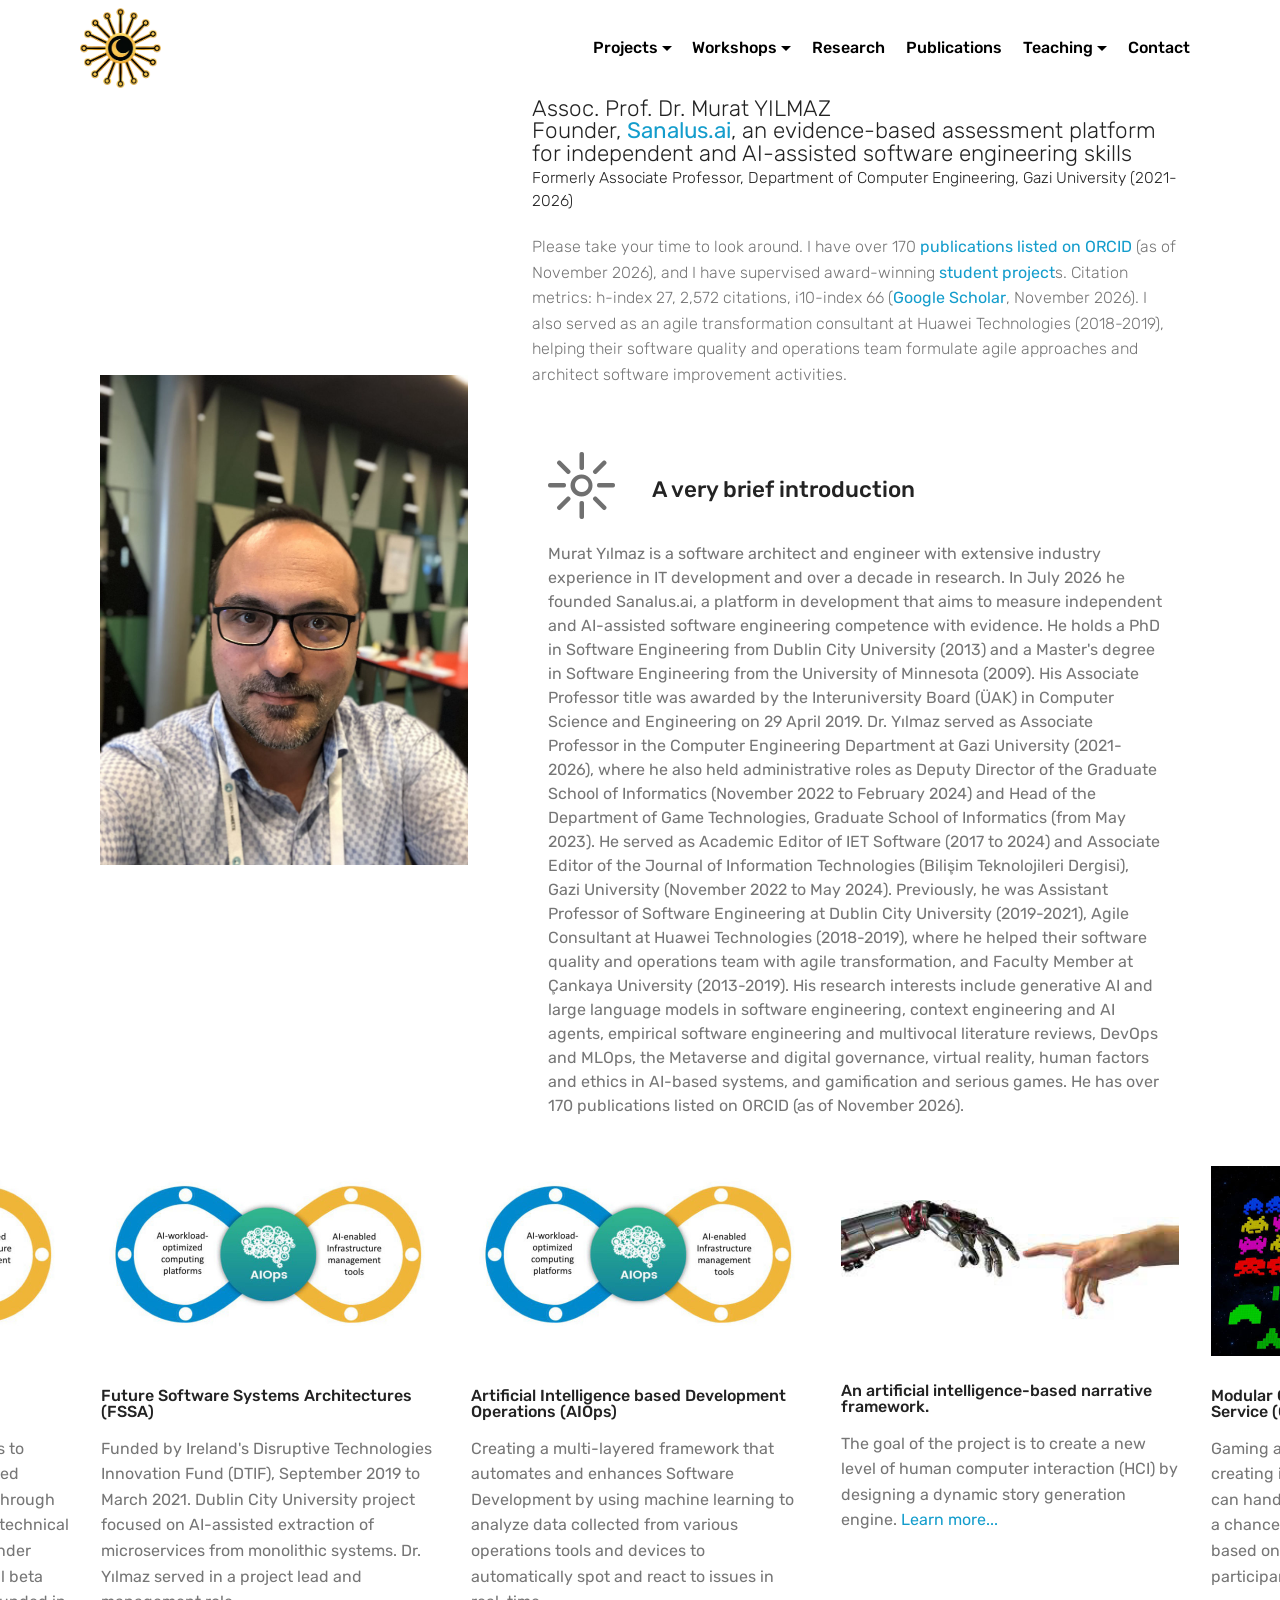
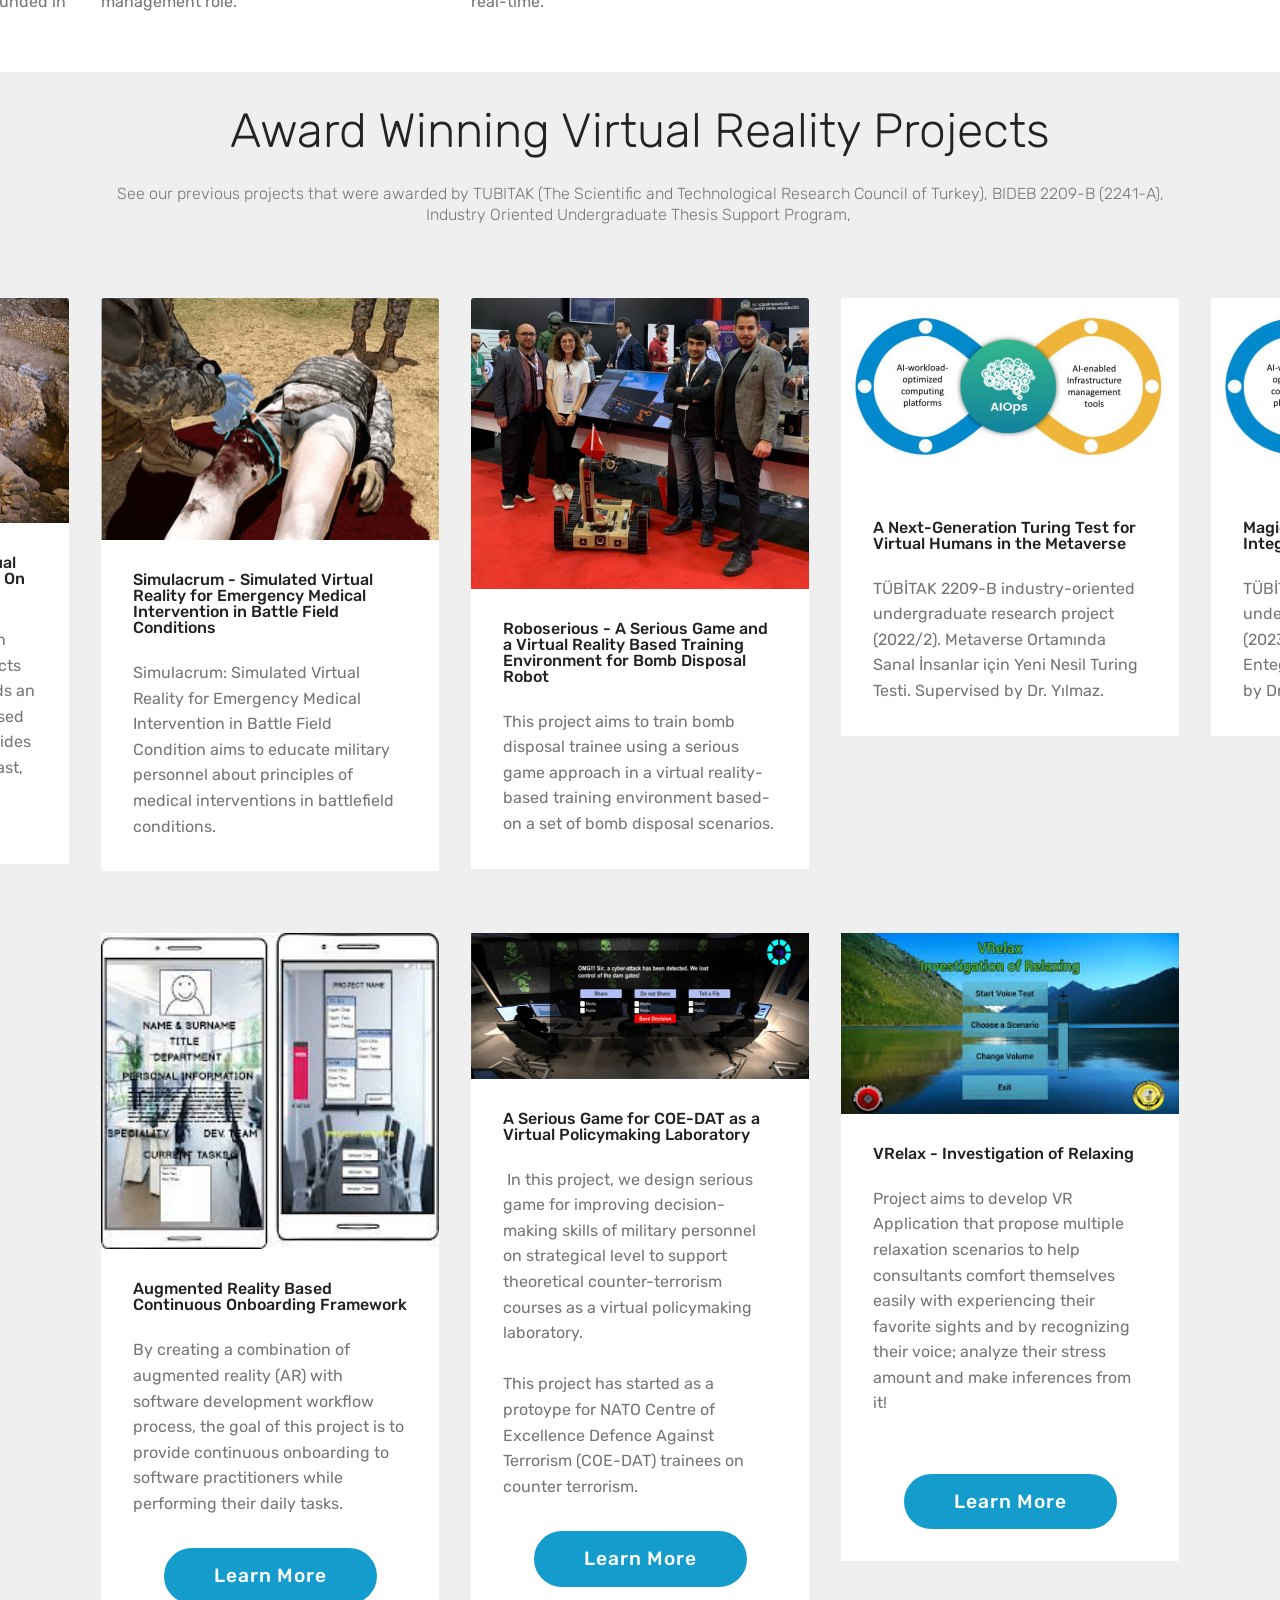
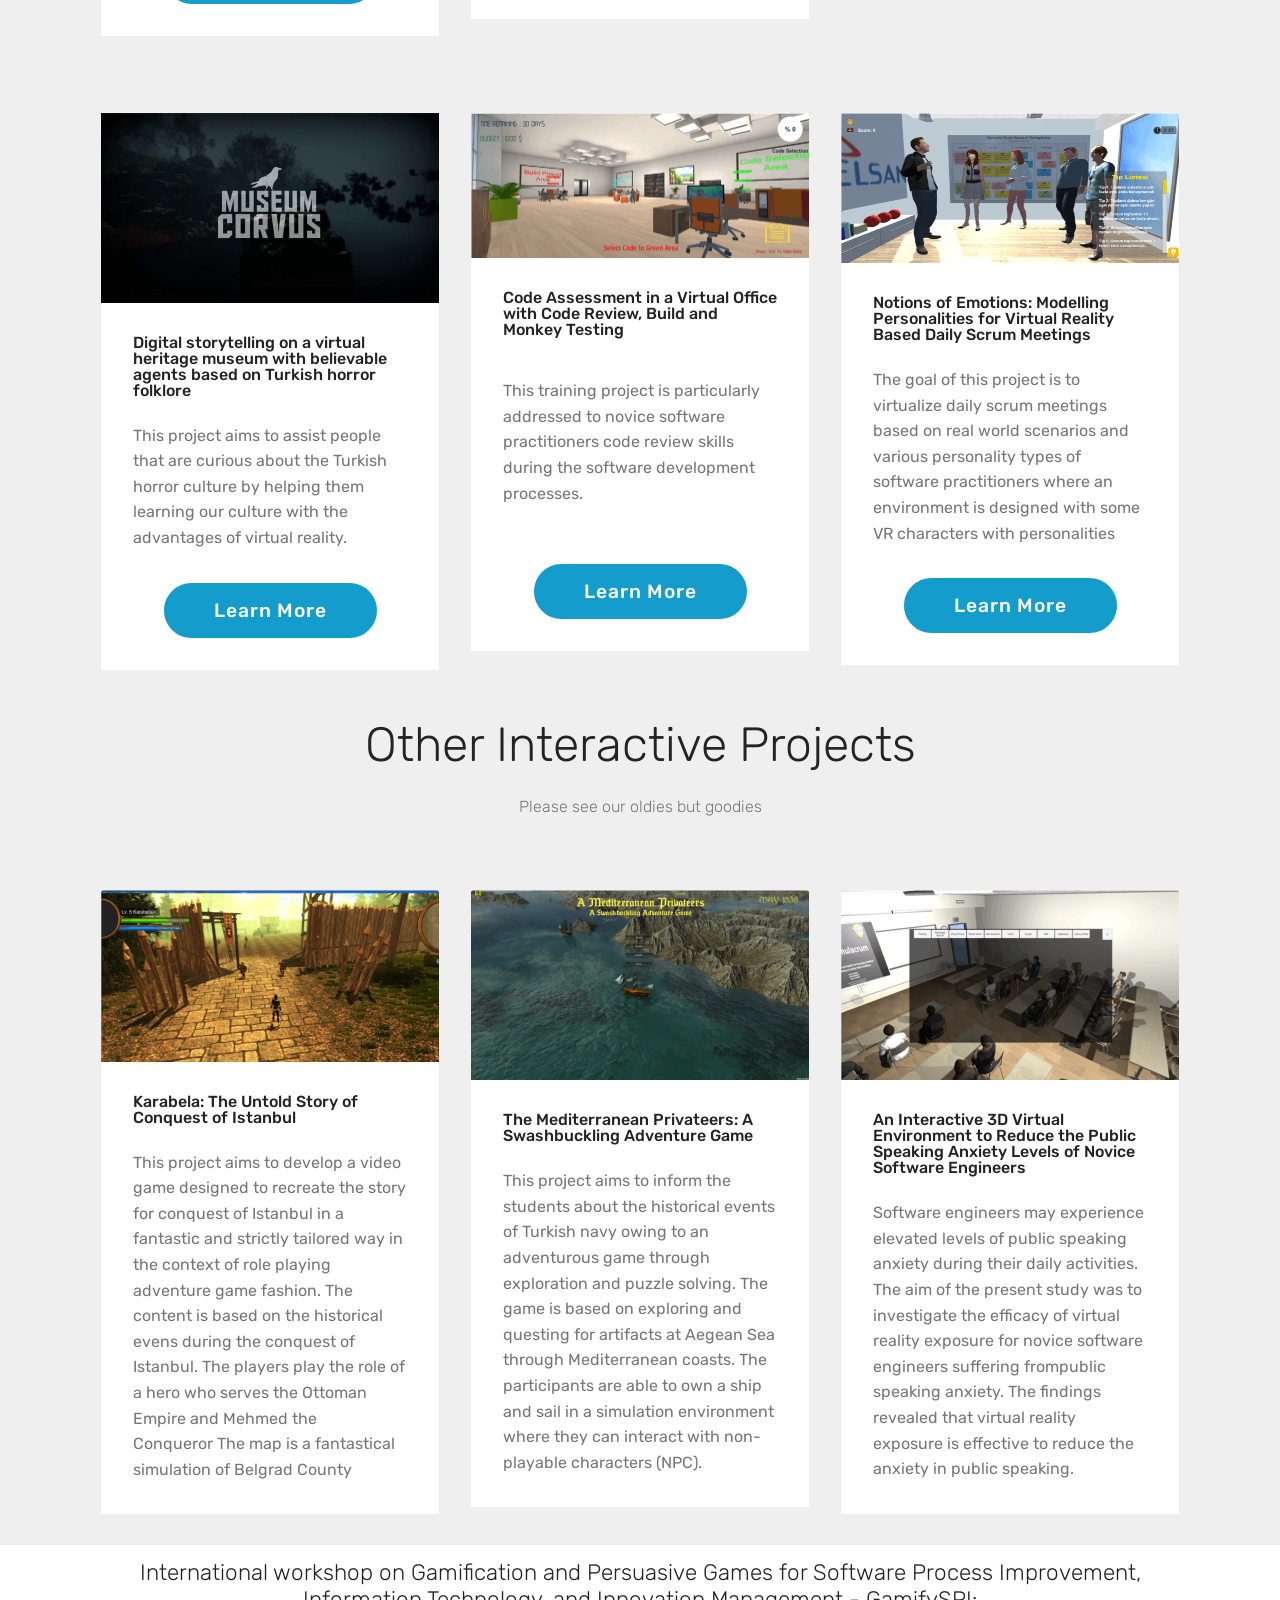
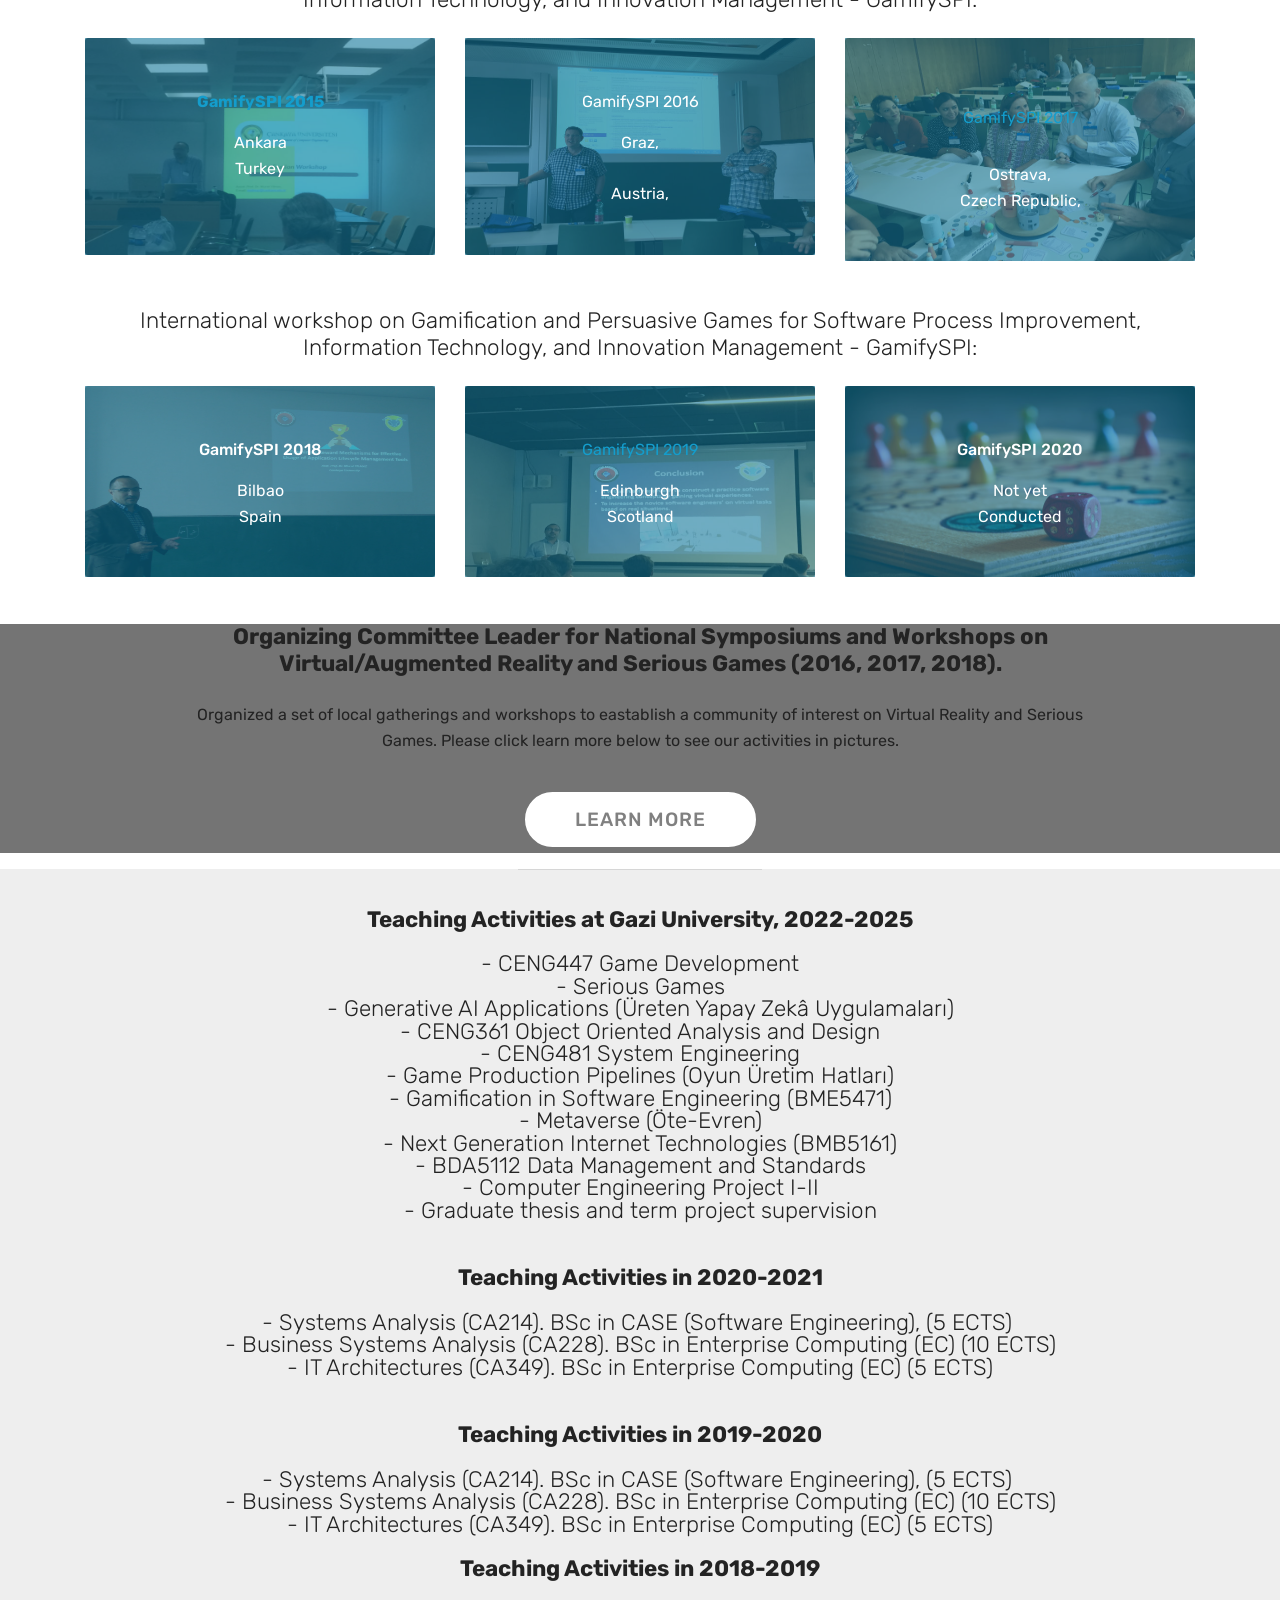
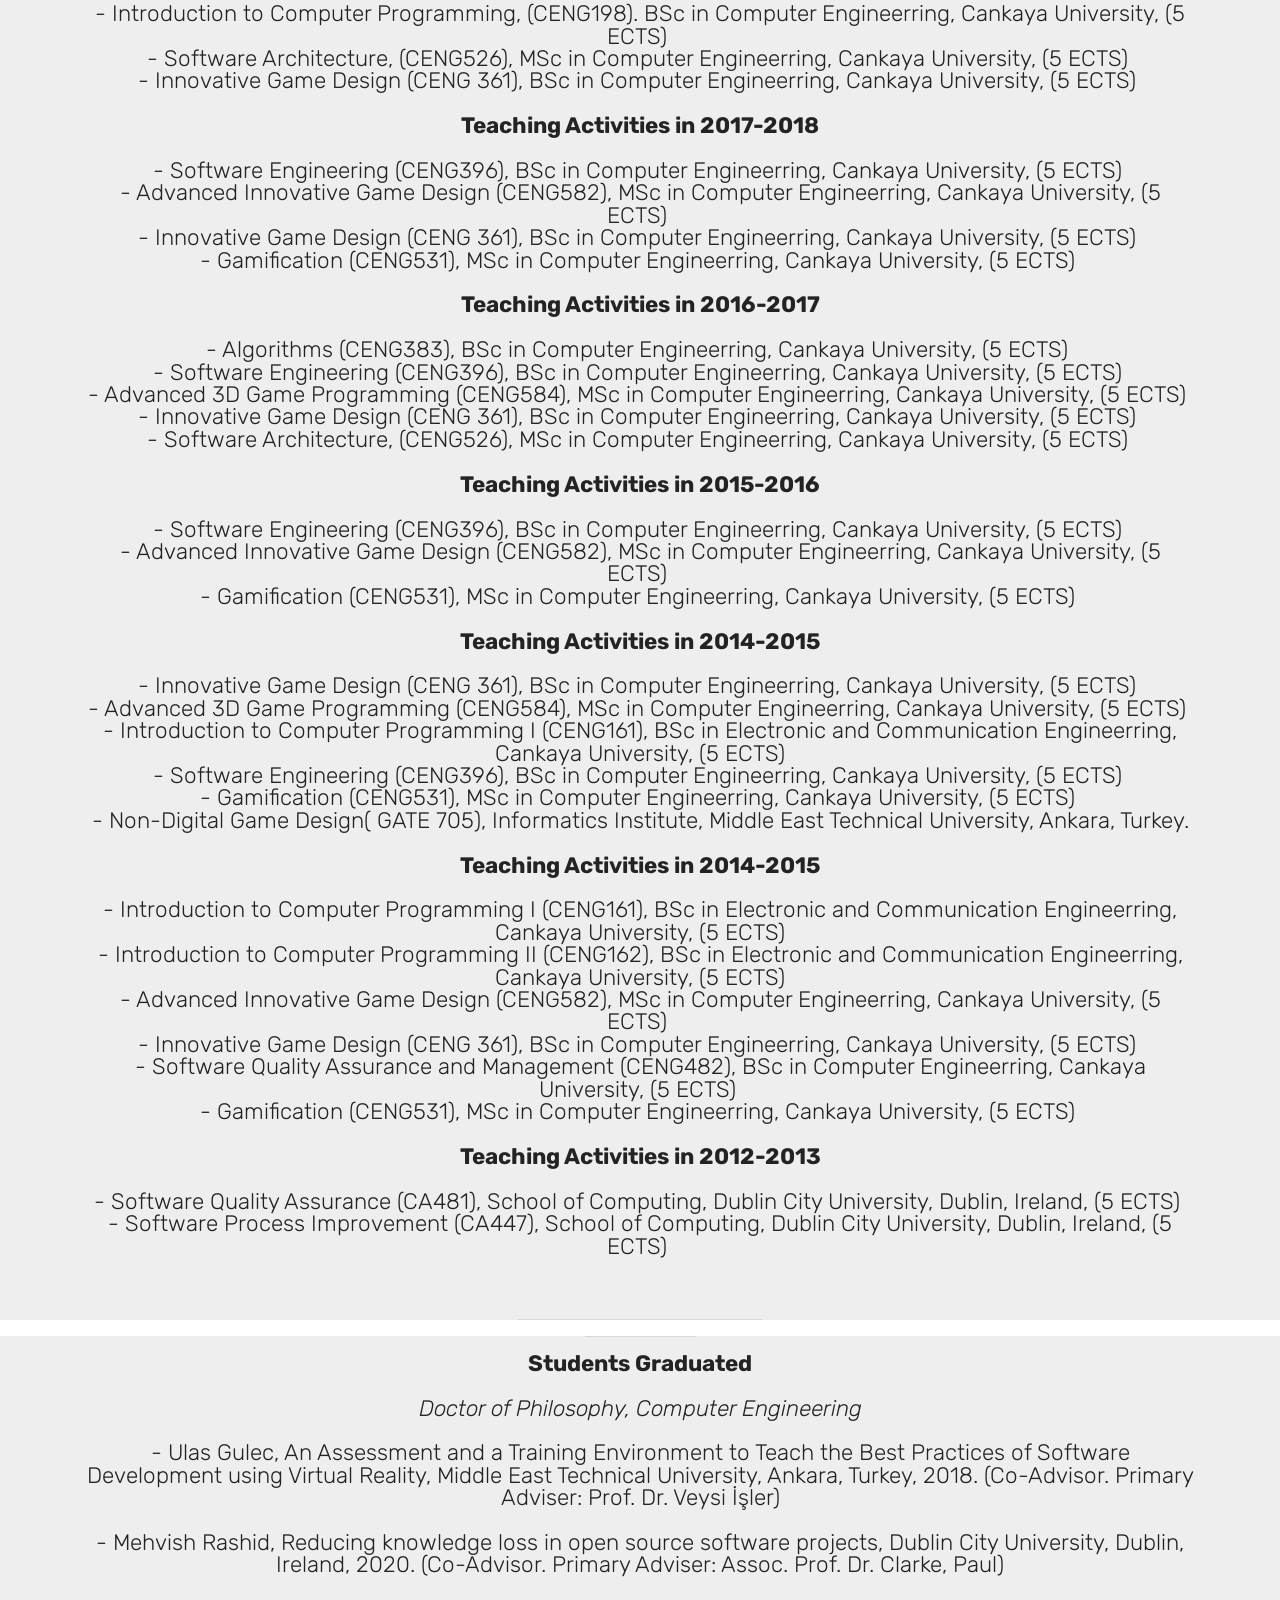
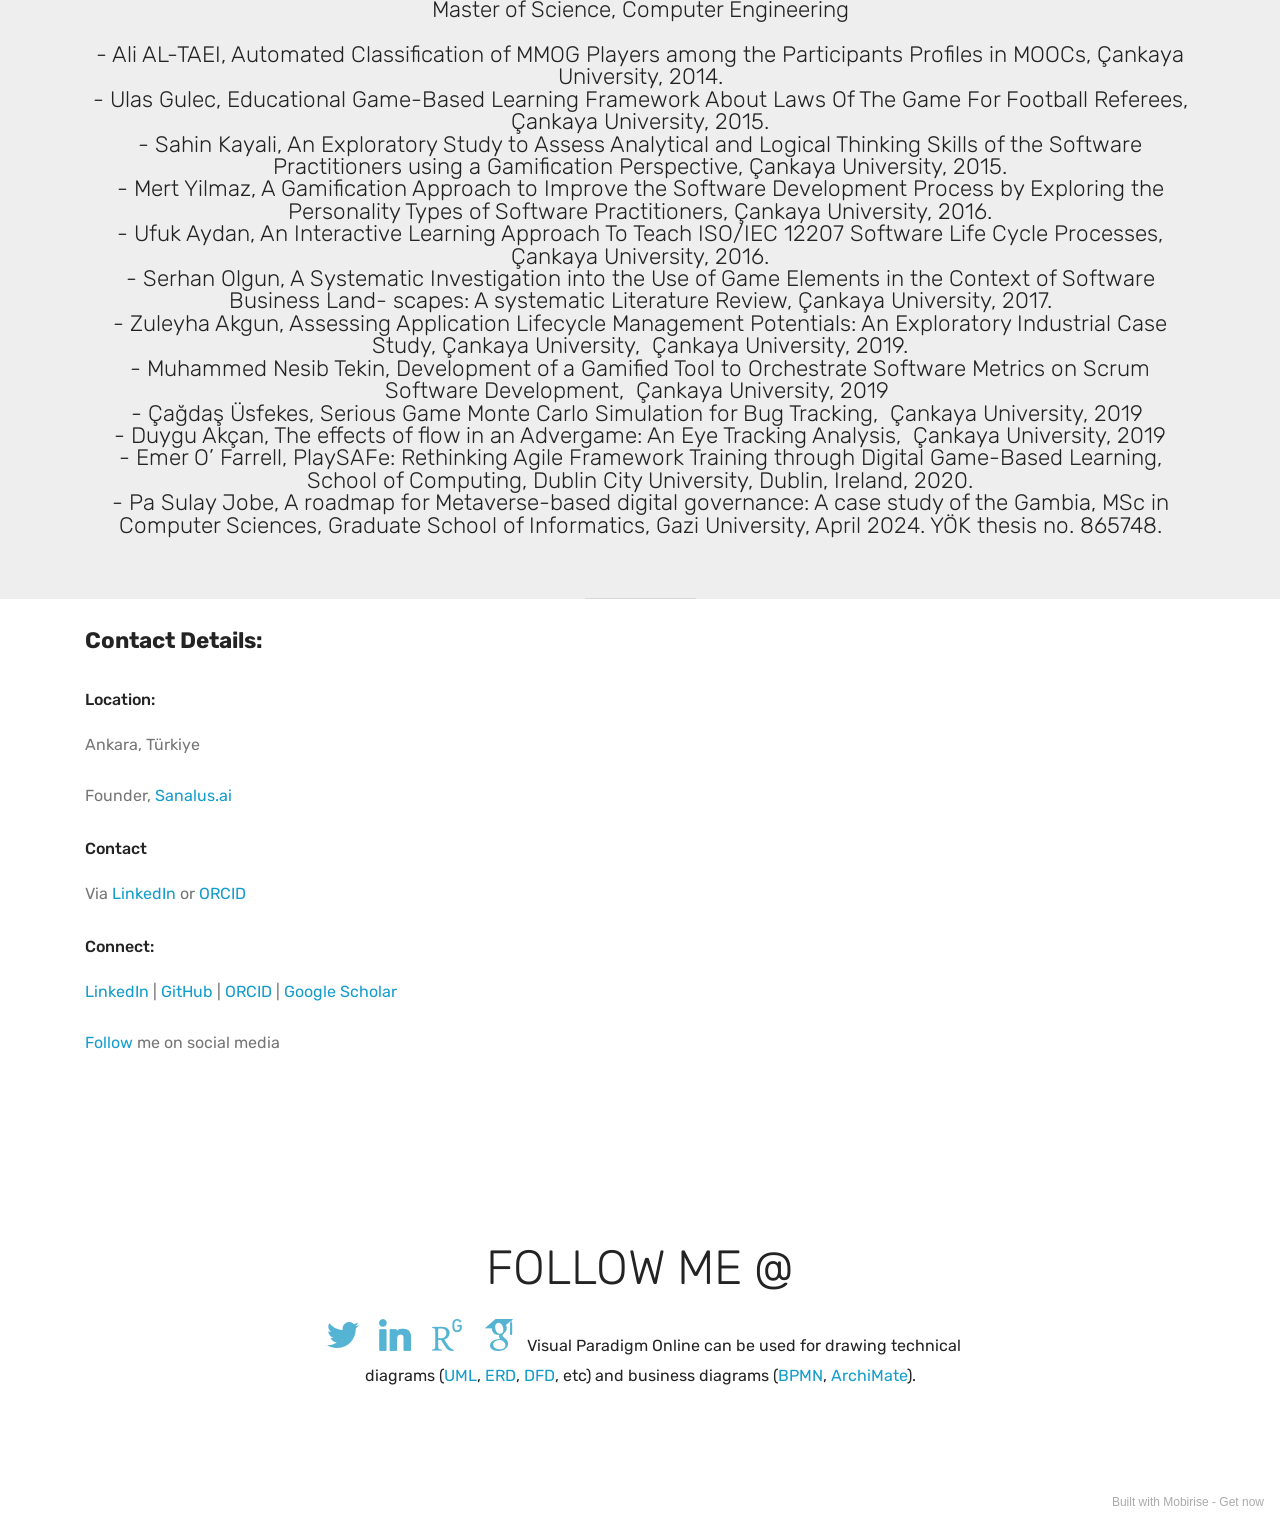
<file: index.html>
<!DOCTYPE html>
<html  >
<head>
  <!-- Site made with Mobirise Website Builder v5.4.1, https://mobirise.com -->
  <meta charset="UTF-8">
  <meta http-equiv="X-UA-Compatible" content="IE=edge">
  <meta name="generator" content="Mobirise v5.4.1, mobirise.com">
  <meta name="viewport" content="width=device-width, initial-scale=1, minimum-scale=1">
  <link rel="shortcut icon" href="assets/images/sanalus-logo.png" type="image/x-icon">
  <meta name="description" content="Assoc. Prof. Dr. Murat Yilmaz, founder of Sanalus.ai, an evidence-based assessment platform for software engineering skills. Formerly Associate Professor at Gazi University. Over 170 publications in software engineering research.">
  
  
  <title>Home</title>
  <link rel="stylesheet" href="assets/web/assets/mobirise-icons/mobirise-icons.css">
  <link rel="stylesheet" href="assets/web/assets/mobirise-icons-bold/mobirise-icons-bold.css">
  <link rel="stylesheet" href="assets/bootstrap/css/bootstrap.min.css">
  <link rel="stylesheet" href="assets/bootstrap/css/bootstrap-grid.min.css">
  <link rel="stylesheet" href="assets/bootstrap/css/bootstrap-reboot.min.css">
  <link rel="stylesheet" href="assets/tether/tether.min.css">
  <link rel="stylesheet" href="assets/dropdown/css/style.css">
  <link rel="stylesheet" href="assets/socicon/css/styles.css">
  <link rel="stylesheet" href="assets/theme/css/style.css">
  <link rel="preload" href="https://fonts.googleapis.com/css?family=Rubik:300,300i,400,400i,500,500i,700,700i,900,900i&display=swap" as="style" onload="this.onload=null;this.rel='stylesheet'">
  <noscript><link rel="stylesheet" href="https://fonts.googleapis.com/css?family=Rubik:300,300i,400,400i,500,500i,700,700i,900,900i&display=swap"></noscript>
  <link rel="preload" as="style" href="assets/mobirise/css/mbr-additional.css"><link rel="stylesheet" href="assets/mobirise/css/mbr-additional.css" type="text/css">
  
  
  
  
</head>
<body>
  
  <section class="menu cid-rIiBuCguEF" once="menu" id="menu2-1">

    

    <nav class="navbar navbar-expand beta-menu navbar-dropdown align-items-center navbar-fixed-top navbar-toggleable-sm bg-color transparent">
        <button class="navbar-toggler navbar-toggler-right" type="button" data-toggle="collapse" data-target="#navbarSupportedContent" aria-controls="navbarSupportedContent" aria-expanded="false" aria-label="Toggle navigation">
            <div class="hamburger">
                <span></span>
                <span></span>
                <span></span>
                <span></span>
            </div>
        </button>
        <div class="menu-logo">
            <div class="navbar-brand">
                <span class="navbar-logo">
                    <a href="index.html">
                        <img src="assets/images/sanalus-logo.png" alt="Sanalus.ai" title="" style="height: 5rem;">
                    </a>
                </span>
                
            </div>
        </div>
        <div class="collapse navbar-collapse" id="navbarSupportedContent">
            <ul class="navbar-nav nav-dropdown nav-right" data-app-modern-menu="true"><li class="nav-item dropdown"><a class="nav-link link dropdown-toggle text-black display-5" href="index.html" data-toggle="dropdown-submenu" aria-expanded="false">Projects</a><div class="dropdown-menu"><a class="dropdown-item text-black display-5" href="index.html#features2-5">Recent Projects</a><a class="dropdown-item text-black display-5" href="index.html#features18-4">Virtual Reality</a><a class="dropdown-item text-black display-5" href="index.html#features3-m">More Projects</a><a class="dropdown-item text-black display-5" href="index.html#features3-x" aria-expanded="false">Simulations<br></a></div></li><li class="nav-item dropdown"><a class="nav-link link dropdown-toggle text-black display-5" href="https://mobirise.co" data-toggle="dropdown-submenu" aria-expanded="false">Workshops</a><div class="dropdown-menu"><a class="dropdown-item text-black display-5" href="index.html#features13-11">International</a><a class="dropdown-item text-black display-5" href="index.html#header16-18">National</a><a class="dropdown-item text-black display-5" href="page7.html" aria-expanded="false">Industrial<br></a><a class="dropdown-item text-black display-5" href="page10.html" aria-expanded="false">Talks<br></a></div></li>
                <li class="nav-item">
                    <a class="nav-link link text-black display-5" href="page5.html">Research</a>
                </li><li class="nav-item"><a class="nav-link link text-black display-5" href="page6.html">Publications</a></li><li class="nav-item dropdown"><a class="nav-link link dropdown-toggle text-black display-5" href="index.html#contacts1-p" data-toggle="dropdown-submenu" aria-expanded="false">Teaching</a><div class="dropdown-menu"><a class="dropdown-item text-black display-5" href="index.html#content9-1h">Lectures<br></a><a class="dropdown-item text-black display-5" href="index.html#content9-1i">Students<br></a></div></li><li class="nav-item"><a class="nav-link link text-black display-5" href="index.html#contacts1-p">Contact</a></li></ul>
            
        </div>
    </nav>
</section>

<section class="features11 cid-rIiAPLS6F4" id="features11-0">

    

    

    <div class="container">   
        <div class="col-md-12">
            <div class="media-container-row">
                <div class="mbr-figure m-auto" style="width: 40%;">
                    <img src="assets/images/img-4224-952x1267.jpg" alt="Mobirise" title="">
                </div>
                <div class=" align-left aside-content">
                    <h2 class="mbr-title pt-2 mbr-fonts-style display-1">Assoc. Prof. Dr. Murat YILMAZ<br>Founder, <a href="https://sanalus.ai/" class="text-primary" target="_blank">Sanalus.ai</a>, an evidence-based assessment platform for independent and AI-assisted software engineering skills<br><span style="font-size: 0.7em;">Formerly Associate Professor, Department of Computer Engineering, Gazi University (2021-2026)</span></h2>
                    <div class="mbr-section-text">
                        <p class="mbr-text mb-5 pt-3 mbr-light mbr-fonts-style display-5">
                        Please take your time to look around. I have over 170 <a href="page6.html">publications listed on ORCID</a> (as of November 2026), and I have supervised award-winning <a href="index.html#features2-5">student project</a>s. Citation metrics: h-index 27, 2,572 citations, i10-index 66 (<a href="https://scholar.google.com/citations?user=S7J_GYAAAAAJ" target="_blank">Google Scholar</a>, November 2026). I also served as an agile transformation consultant at Huawei Technologies (2018-2019), helping their software quality and operations team formulate agile approaches and architect software improvement activities.</p>
                    </div>

                    <div class="block-content">
                        <div class="card p-3 pr-3">
                            <div class="media">
                                <div class=" align-self-center card-img pb-3">
                                    <span class="mbr-iconfont mbrib-sun2"></span>
                                </div>     
                                <div class="media-body">
                                    <h4 class="card-title mbr-fonts-style display-1">
                                        A very brief introduction</h4>
                                </div>
                            </div>                

                            <div class="card-box">
                                <p class="block-text mbr-fonts-style display-7">Murat Yılmaz is a software architect and engineer with extensive industry experience in IT development and over a decade in research. In July 2026 he founded Sanalus.ai, a platform in development that aims to measure independent and AI-assisted software engineering competence with evidence. He holds a PhD in Software Engineering from Dublin City University (2013) and a Master's degree in Software Engineering from the University of Minnesota (2009). His Associate Professor title was awarded by the Interuniversity Board (ÜAK) in Computer Science and Engineering on 29 April 2019. Dr. Yılmaz served as Associate Professor in the Computer Engineering Department at Gazi University (2021-2026), where he also held administrative roles as Deputy Director of the Graduate School of Informatics (November 2022 to February 2024) and Head of the Department of Game Technologies, Graduate School of Informatics (from May 2023). He served as Academic Editor of IET Software (2017 to 2024) and Associate Editor of the Journal of Information Technologies (Bilişim Teknolojileri Dergisi), Gazi University (November 2022 to May 2024). Previously, he was Assistant Professor of Software Engineering at Dublin City University (2019-2021), Agile Consultant at Huawei Technologies (2018-2019), where he helped their software quality and operations team with agile transformation, and Faculty Member at Çankaya University (2013-2019). His research interests include generative AI and large language models in software engineering, context engineering and AI agents, empirical software engineering and multivocal literature reviews, DevOps and MLOps, the Metaverse and digital governance, virtual reality, human factors and ethics in AI-based systems, and gamification and serious games. He has over 170 publications listed on ORCID (as of November 2026).</p>
                            </div>
                        </div>

                        
                    </div>
                </div>
            </div>
        </div> 
    </div>          
</section>

<section class="features2 cid-rIoIla041F" id="features2-5">

    

    
    
    <div class="container">
        <div class="media-container-row">
            <div class="card p-3 col-12 col-md-6 col-lg-4">
                <div class="card-wrapper">
                    <div class="card-img">
                        <img src="assets/images/ai-ceng-676x380.jpg" alt="Sanalus.ai" title="">
                    </div>
                    <div class="card-box">
                        <h4 class="card-title pb-3 mbr-fonts-style display-7"><a href="https://sanalus.ai/" target="_blank">Sanalus.ai</a>: Software Engineering Competence Assessment</h4>
                        <p class="mbr-text mbr-fonts-style display-7">A platform in development that aims to measure independent and AI-assisted software engineering competence through coding tasks, debugging, tests and technical reasoning, scored against rubrics under human oversight. A closed technical beta and company pilots are planned. Founded in July 2026.</p>
                    </div>
                </div>
            </div>

            <div class="card p-3 col-12 col-md-6 col-lg-4">
                <div class="card-wrapper">
                    <div class="card-img">
                        <img src="assets/images/ai-ceng-676x380.jpg" alt="FSSA" title="">
                    </div>
                    <div class="card-box">
                        <h4 class="card-title pb-3 mbr-fonts-style display-7">Future Software Systems Architectures (FSSA)</h4>
                        <p class="mbr-text mbr-fonts-style display-7">Funded by Ireland's Disruptive Technologies Innovation Fund (DTIF), September 2019 to March 2021. Dublin City University project focused on AI-assisted extraction of microservices from monolithic systems. Dr. Yılmaz served in a project lead and management role.</p>
                    </div>
                </div>
            </div>

            <div class="card p-3 col-12 col-md-6 col-lg-4">
                <div class="card-wrapper">
                    <div class="card-img">
                        <img src="assets/images/ai-ceng-676x380.jpg" alt="AIOps" title="">
                    </div>
                    <div class="card-box">
                        <h4 class="card-title pb-3 mbr-fonts-style display-7">Artificial Intelligence based Development Operations (AIOps)</h4>
                        <p class="mbr-text mbr-fonts-style display-7">Creating a multi-layered framework that automates and enhances Software Development by using machine learning to analyze data collected from various operations tools and devices to automatically spot and react to issues in real-time.</p>
                    </div>
                </div>
            </div>

            <div class="card p-3 col-12 col-md-6 col-lg-4">
                <div class="card-wrapper">
                    <div class="card-img">
                        <img src="assets/images/hci-1-318x159.jpg" alt="Mobirise" title="">
                    </div>
                    <div class="card-box ">
                        <h4 class="card-title pb-3 mbr-fonts-style display-7"><br>An artificial intelligence-based narrative framework.</h4>
                        <p class="mbr-text mbr-fonts-style display-7">The goal of the project is to create a new level of human computer interaction (HCI) by designing a dynamic story generation engine.&nbsp;<a href="page1.html">Learn more...</a><br></p>
                    </div>
                </div>
            </div>

            <div class="card p-3 col-12 col-md-6 col-lg-4">
                <div class="card-wrapper">
                    <div class="card-img">
                        <img src="assets/images/mbr-676x380.jpg" alt="Mobirise" title="">
                    </div>
                    <div class="card-box">
                        <h4 class="card-title pb-3 mbr-fonts-style display-7">Modular Game Architectures - Gaming as a Service (GaaS)</h4>
                        <p class="mbr-text mbr-fonts-style display-7">
                            Gaming as a Service is a great facilitation for creating interactive gaming services which can handle millions of players. The service is a chance to create virtual communities based on trust and friendship among participants.&nbsp;<a href="page2.html">Learn more...</a>
                        </p>
                    </div>
                </div>
            </div>

            
        </div>
    </div>
</section>

<section class="features18 popup-btn-cards cid-rIjkyCxKIk" id="features18-4">

    

    
    <div class="container">
        <h2 class="mbr-section-title pb-3 align-center mbr-fonts-style display-2">Award Winning Virtual Reality Projects</h2>
        <h3 class="mbr-section-subtitle display-5 align-center mbr-fonts-style mbr-light">
            See our previous projects that were awarded by TUBITAK (The Scientific and Technological Research Council of Turkey), BIDEB 2209-B (2241-A), Industry Oriented Undergraduate Thesis Support Program,&nbsp;</h3>
        <div class="media-container-row pt-5 ">
            <div class="card p-3 col-12 col-md-6 col-lg-4">
                <div class="card-wrapper ">
                    <div class="card-img">
                        <div class="mbr-overlay"></div>
                        <div class="mbr-section-btn text-center"><a href="page3.html" class="btn btn-primary display-4">Learn More</a></div>
                        <img src="assets/images/gobeklitepe-676x451.jpg" alt="Mobirise" title="">
                    </div>
                    <div class="card-box">
                        <h4 class="card-title mbr-fonts-style display-7">Göbekli Tepe: A Real-Time Virtual Reality Storytelling Experience On The Earliest Neolithic Temple</h4>
                        <p class="mbr-text mbr-fonts-style align-left display-7">Göbekli Tepe is the oldest known temple in the world which attracts many tourists. This project builds an application of Virtual Reality based on virtual sotry telling that provides an opportunity for individuals fast, easy and fun access to cultural information.</p>
                    </div>
                </div>
            </div>
            <div class="card p-3 col-12 col-md-6 col-lg-4">
                <div class="card-wrapper">
                    <div class="card-img">
                        <div class="mbr-overlay"></div>
                        <div class="mbr-section-btn text-center"><a href="https://simulacrum407408.wordpress.com/" class="btn btn-primary display-4" target="_blank">Learn More</a></div>
                        <img src="assets/images/picture1a-676x485.png" alt="Mobirise" title="">
                    </div>
                    <div class="card-box">
                        <h4 class="card-title mbr-fonts-style display-7">
                            Simulacrum - Simulated Virtual Reality for Emergency Medical<div>Intervention in Battle Field Conditions</div></h4>
                        <p class="mbr-text mbr-fonts-style display-7">Simulacrum: Simulated Virtual Reality for Emergency Medical Intervention in Battle Field<br>Condition aims to educate military personnel about principles of medical interventions in battlefield conditions.</p>
                    </div>
                </div>
            </div>

            <div class="card p-3 col-12 col-md-6 col-lg-4">
                <div class="card-wrapper">
                    <div class="card-img">
                        <div class="mbr-overlay"></div>
                        <div class="mbr-section-btn text-center"><a href="page4.html" class="btn btn-primary display-4">Learn More</a></div>
                        <img src="assets/images/news-idef2019-3-676x582.jpg" alt="Mobirise" title="">
                    </div>
                    <div class="card-box">
                        <h4 class="card-title mbr-fonts-style display-7">
                            Roboserious - A Serious Game and a Virtual Reality Based Training Environment for Bomb Disposal Robot</h4>
                        <p class="mbr-text mbr-fonts-style display-7">This project aims to train bomb disposal trainee using a serious game approach in a virtual reality-based training environment based-on a set of bomb disposal scenarios.</p>
                    </div>
                </div>
            </div>

            <div class="card p-3 col-12 col-md-6 col-lg-4">
                <div class="card-wrapper">
                    <div class="card-img">
                        <div class="mbr-overlay"></div>
                        <img src="assets/images/ai-ceng-676x380.jpg" alt="Mobirise" title="">
                    </div>
                    <div class="card-box">
                        <h4 class="card-title mbr-fonts-style display-7">A Next-Generation Turing Test for Virtual Humans in the Metaverse</h4>
                        <p class="mbr-text mbr-fonts-style display-7">TÜBİTAK 2209-B industry-oriented undergraduate research project (2022/2). Metaverse Ortamında Sanal İnsanlar için Yeni Nesil Turing Testi. Supervised by Dr. Yılmaz.</p>
                    </div>
                </div>
            </div>

            <div class="card p-3 col-12 col-md-6 col-lg-4">
                <div class="card-wrapper">
                    <div class="card-img">
                        <div class="mbr-overlay"></div>
                        <img src="assets/images/ai-ceng-676x380.jpg" alt="Mobirise" title="">
                    </div>
                    <div class="card-box">
                        <h4 class="card-title mbr-fonts-style display-7">Magic Mirror: A ChatGPT-Integrated Conversational Game</h4>
                        <p class="mbr-text mbr-fonts-style display-7">TÜBİTAK 2209-B industry-oriented undergraduate research project (2023/2). Sihirli Ayna: ChatGPT Entegreli Sohbet Oyunu. Supervised by Dr. Yılmaz.</p>
                    </div>
                </div>
            </div>

            
        </div>
    </div>
</section>

<section class="features3 cid-rIpryC6pWJ" id="features3-m">

    

    
    <div class="container">
        <div class="media-container-row">
            <div class="card p-3 col-12 col-md-6 col-lg-4">
                <div class="card-wrapper">
                    <div class="card-img">
                        <img src="assets/images/bora-232x217.jpg" alt="Mobirise" title="">
                    </div>
                    <div class="card-box">
                        <h4 class="card-title mbr-fonts-style display-7">Augmented Reality Based Continuous Onboarding Framework</h4>
                        <p class="mbr-text mbr-fonts-style display-7">
                            By creating a combination of augmented reality (AR) with software development workflow process, the goal of this project is to provide continuous onboarding to software practitioners while performing their daily tasks.&nbsp;</p>
                    </div>
                    <div class="mbr-section-btn text-center"><a href="https://augmentedrealitybcof.wordpress.com/" class="btn btn-primary display-4" target="_blank">
                            Learn More
                        </a></div>
                </div>
            </div>

            <div class="card p-3 col-12 col-md-6 col-lg-4">
                <div class="card-wrapper">
                    <div class="card-img">
                        <img src="assets/images/merve-676x291.png" alt="Mobirise" title="">
                    </div>
                    <div class="card-box">
                        <h4 class="card-title mbr-fonts-style display-7">A Serious Game for COE-DAT as a Virtual Policymaking Laboratory</h4>
                        <p class="mbr-text mbr-fonts-style display-7">&nbsp;In this project, we design serious game for improving decision-making skills of military personnel on strategical level to support theoretical counter-terrorism courses as a virtual policymaking laboratory.<br><br>This project has started as a protoype for NATO Centre of Excellence Defence Against Terrorism (COE-DAT) trainees on counter terrorism.&nbsp;<br></p>
                    </div>
                    <div class="mbr-section-btn text-center"><a href="https://bylmz5.wixsite.com/policymakinglabsg" class="btn btn-primary display-4">
                            Learn More
                        </a></div>
                </div>
            </div>

            <div class="card p-3 col-12 col-md-6 col-lg-4">
                <div class="card-wrapper">
                    <div class="card-img">
                        <img src="assets/images/gorkem-307x164.jpg" alt="Mobirise" title="">
                    </div>
                    <div class="card-box">
                        <h4 class="card-title mbr-fonts-style display-7">
                            VRelax - Investigation of Relaxing</h4>
                        <p class="mbr-text mbr-fonts-style display-7">
                            Project aims to develop VR Application that propose multiple relaxation scenarios to help consultants comfort themselves easily with experiencing their favorite sights and by recognizing their voice; analyze their stress amount and make inferences from it!<br><br>
                        </p>
                    </div>
                    <div class="mbr-section-btn text-center"><a href="https://vrelax.wordpress.com/" class="btn btn-primary display-4">
                            Learn More
                        </a></div>
                </div>
            </div>

            
        </div>
    </div>
</section>

<section class="features3 cid-rIpPWvpJRS" id="features3-x">

    

    
    <div class="container">
        <div class="media-container-row">
            <div class="card p-3 col-12 col-md-6 col-lg-4">
                <div class="card-wrapper">
                    <div class="card-img">
                        <img src="assets/images/utku-676x380.jpg" alt="Mobirise" title="">
                    </div>
                    <div class="card-box">
                        <h4 class="card-title mbr-fonts-style display-7">Digital storytelling on a virtual heritage museum with believable agents based on Turkish horror folklore</h4>
                        <p class="mbr-text mbr-fonts-style display-7">
                            This project aims to assist people that are curious about the Turkish horror culture by helping them learning our culture with the advantages of virtual reality.&nbsp;</p>
                    </div>
                    <div class="mbr-section-btn text-center"><a href="https://www.youtube.com/watch?v=5SUGsiIPgyc" class="btn btn-primary display-4">
                            Learn More
                        </a></div>
                </div>
            </div>

            <div class="card p-3 col-12 col-md-6 col-lg-4">
                <div class="card-wrapper">
                    <div class="card-img">
                        <img src="assets/images/mehmet-676x291.png" alt="Mobirise" title="">
                    </div>
                    <div class="card-box">
                        <h4 class="card-title mbr-fonts-style display-7">Code Assessment in a Virtual Office with Code Review, Build and Monkey Testing &nbsp;<div><br></div></h4>
                        <p class="mbr-text mbr-fonts-style display-7">This training project is particularly addressed to novice software practitioners code review skills during the software development processes.<br><br></p>
                    </div>
                    <div class="mbr-section-btn text-center"><a href="assets/files/Project_Poster_19_A2.pdf" class="btn btn-primary display-4">
                            Learn More
                        </a></div>
                </div>
            </div>

            <div class="card p-3 col-12 col-md-6 col-lg-4">
                <div class="card-wrapper">
                    <div class="card-img">
                        <img src="assets/images/scrum11-650x289.png" alt="Mobirise" title="">
                    </div>
                    <div class="card-box">
                        <h4 class="card-title mbr-fonts-style display-7">Notions of Emotions: Modelling Personalities for Virtual Reality Based Daily Scrum Meetings
<div>
</div></h4>
                        <p class="mbr-text mbr-fonts-style display-7">
                            The goal of this project is to virtualize daily scrum meetings based on real world scenarios and various personality types of software practitioners where an environment is designed with some VR characters with personalities&nbsp;</p>
                    </div>
                    <div class="mbr-section-btn text-center"><a href="https://dailyscrummeeting.wordpress.com/home-2/" class="btn btn-primary display-4">
                            Learn More
                        </a></div>
                </div>
            </div>

            
        </div>
    </div>
</section>

<section class="features18 popup-btn-cards cid-rItrLztYHr" id="features18-10">

    

    
    <div class="container">
        <h2 class="mbr-section-title pb-3 align-center mbr-fonts-style display-2">
            Other Interactive Projects</h2>
        <h3 class="mbr-section-subtitle display-5 align-center mbr-fonts-style mbr-light">Please see our oldies but goodies</h3>
        <div class="media-container-row pt-5 ">
            <div class="card p-3 col-12 col-md-6 col-lg-4">
                <div class="card-wrapper ">
                    <div class="card-img">
                        <div class="mbr-overlay"></div>
                        <div class="mbr-section-btn text-center"><a href="https://youtu.be/CVtiaJFTxrk" class="btn btn-primary display-4" target="_blank">Learn More</a></div>
                        <img src="assets/images/ozgur-635x322.png" alt="Mobirise" title="">
                    </div>
                    <div class="card-box">
                        <h4 class="card-title mbr-fonts-style display-7">Karabela: The Untold Story of Conquest of Istanbul
</h4>
                        <p class="mbr-text mbr-fonts-style align-left display-7">This project aims to develop a video game designed to recreate the story for conquest of Istanbul in a fantastic and strictly tailored way in the context of role playing adventure game fashion. The content is based on the historical evens during the conquest of Istanbul. The players play the role of a hero who serves the Ottoman Empire and&nbsp;Mehmed the Conqueror&nbsp;The map is a fantastical simulation of Belgrad County</p>
                    </div>
                </div>
            </div>
            <div class="card p-3 col-12 col-md-6 col-lg-4">
                <div class="card-wrapper">
                    <div class="card-img">
                        <div class="mbr-overlay"></div>
                        <div class="mbr-section-btn text-center"><a href="https://youtu.be/-6Gk5knO2LA" class="btn btn-primary display-4">Learn More</a></div>
                        <img src="assets/images/fatih-676x380.png" alt="Mobirise" title="">
                    </div>
                    <div class="card-box">
                        <h4 class="card-title mbr-fonts-style display-7">The Mediterranean Privateers: A Swashbuckling Adventure Game
</h4>
                        <p class="mbr-text mbr-fonts-style display-7">This project aims to inform the students about the historical events of Turkish navy owing to an adventurous game through<br>exploration and puzzle solving. The game is based on exploring and<br>questing for artifacts at Aegean Sea through Mediterranean coasts. The participants are able to own a ship and sail in a simulation environment where they can interact with non-<br>playable characters (NPC).&nbsp;</p>
                    </div>
                </div>
            </div>

            <div class="card p-3 col-12 col-md-6 col-lg-4">
                <div class="card-wrapper">
                    <div class="card-img">
                        <div class="mbr-overlay"></div>
                        <div class="mbr-section-btn text-center"><a href="http://doras.dcu.ie/22589/1/Author_tex.pdf" class="btn btn-primary display-4">Learn More</a></div>
                        <img src="assets/images/mervep-676x380.png" alt="Mobirise" title="">
                    </div>
                    <div class="card-box">
                        <h4 class="card-title mbr-fonts-style display-7">An Interactive 3D Virtual Environment to Reduce the Public Speaking Anxiety Levels of Novice Software Engineers</h4>
                        <p class="mbr-text mbr-fonts-style display-7">
                            Software engineers may experience elevated levels of public speaking anxiety during their daily activities. The  aim  of  the  present  study  was  to  investigate  the  efficacy  of virtual reality exposure for novice software engineers suffering frompublic speaking anxiety. The findings revealed that virtual reality  exposure is effective  to  reduce the anxiety in public speaking.</p>
                    </div>
                </div>
            </div>

            
        </div>
    </div>
</section>

<section class="features13 cid-rIu1nyOTqi" id="features13-11">

    

    
    <div class="container">
        <h2 class="mbr-section-title pb-3 mbr-fonts-style align-center display-1">International workshop on Gamification and Persuasive Games for Software Process Improvement, Information Technology, and Innovation Management - GamifySPI:</h2>

        <div class="media-container-row">
            <div class="card col-12 col-md-6 align-center col-lg-4">
                <div class="card-wrap">
                    <div class="card-img">
                        <img src="assets/images/img-1579-720x540.jpg" alt="Mobirise" title="">
                    </div>
                    <div class="card-box p-5">
                        <h4 class="card-title py-2 mbr-fonts-style align-center mbr-white display-5"><a href="http://2015.eurospi.net/index.php?option=com_content&view=article&id=32&Itemid=33"><strong>GamifySPI 2015</strong></a></h4>
                        <p class="mbr-text mbr-fonts-style mbr-white display-7">Ankara<br>Turkey<br><br></p>
                    </div>
                </div>
            </div>
            <div class="card col-12 col-md-6 align-center col-lg-4">
                <div class="card-wrap">
                    <div class="card-img">
                        <img src="assets/images/img-2295-700x525.jpg" alt="Mobirise" title="">
                    </div>
                    <div class="card-box p-5">
                        <h4 class="card-title py-2 mbr-fonts-style align-center mbr-white display-5">
                            <a href="http://2016.eurospi.net/index.php?option=com_content&view=article&id=32&Itemid=33" class="text-white">GamifySPI 2016</a><br></h4>
                        <p class="mbr-text mbr-fonts-style mbr-white display-7">
                            Graz,<br> <br>Austria,
                        </p>
                    </div>
                </div>
            </div>
            <div class="card col-12 col-md-6 align-center col-lg-4">
                <div class="card-wrap">
                    <div class="card-img">
                        <img src="assets/images/img-2328-700x525.jpg" alt="Mobirise" title="">
                    </div>
                    <div class="card-box p-5">
                        <h4 class="card-title py-2 mbr-fonts-style align-center mbr-white display-5">
                            <br><a href="http://2017.eurospi.net/index.php?option=com_content&view=article&id=32&Itemid=33">GamifySPI 2017</a><br><br></h4>
                        <p class="mbr-text mbr-fonts-style mbr-white display-7">
                            Ostrava, <br>Czech Republic,
                        </p>
                    </div>
                </div>
            </div>    
        </div>
    </div>
</section>

<section class="features13 cid-rIu5YnwA5n" id="features13-12">

    

    
    <div class="container">
        <h2 class="mbr-section-title pb-3 mbr-fonts-style align-center display-1">International workshop on Gamification and Persuasive Games for Software Process Improvement, Information Technology, and Innovation Management - GamifySPI:</h2>

        <div class="media-container-row">
            <div class="card col-12 col-md-6 align-center col-lg-4">
                <div class="card-wrap">
                    <div class="card-img">
                        <img src="assets/images/img-3395-1080x810.jpg" alt="Mobirise" title="">
                    </div>
                    <div class="card-box p-5">
                        <h4 class="card-title py-2 mbr-fonts-style align-center mbr-white display-5">
                            GamifySPI 2018</h4>
                        <p class="mbr-text mbr-fonts-style mbr-white display-7">Bilbao<br>Spain
                        </p>
                    </div>
                </div>
            </div>
            <div class="card col-12 col-md-6 align-center col-lg-4">
                <div class="card-wrap">
                    <div class="card-img">
                        <img src="assets/images/img-4207-700x525.jpg" alt="Mobirise" title="">
                    </div>
                    <div class="card-box p-5">
                        <h4 class="card-title py-2 mbr-fonts-style align-center mbr-white display-5">
                            <a href="http://2019.eurospi.net/index.php/workshop?id=73">GamifySPI 2019</a></h4>
                        <p class="mbr-text mbr-fonts-style mbr-white display-7">
                            Edinburgh <br>Scotland</p>
                    </div>
                </div>
            </div>
            <div class="card col-12 col-md-6 align-center col-lg-4">
                <div class="card-wrap">
                    <div class="card-img">
                        <img src="assets/images/mbr-700x428.jpg" alt="Mobirise" title="">
                    </div>
                    <div class="card-box p-5">
                        <h4 class="card-title py-2 mbr-fonts-style align-center mbr-white display-5">GamifySPI 2020</h4>
                        <p class="mbr-text mbr-fonts-style mbr-white display-7">
                            Not yet <br>Conducted
                        </p>
                    </div>
                </div>
            </div>    
        </div>
    </div>
</section>

<section class="header1 cid-rIy9fhafvL mbr-parallax-background" id="header16-18">

    

    <div class="mbr-overlay" style="opacity: 0.6; background-color: rgb(35, 35, 35);">
    </div>

    <div class="container">
        <div class="row justify-content-md-center">
            <div class="col-md-10 align-center">
                <h1 class="mbr-section-title mbr-bold pb-3 mbr-fonts-style display-1">Organizing Committee Leader for National Symposiums and Workshops on Virtual/Augmented Reality and Serious Games (2016, 2017, 2018).</h1>
                
                <p class="mbr-text pb-3 mbr-fonts-style display-5">
                    Organized a set of local gatherings and workshops to eastablish a community of interest on Virtual Reality and Serious Games. Please click learn more below to see our activities in pictures.</p>
                <div class="mbr-section-btn"><a class="btn btn-md btn-white display-4" href="page8.html">LEARN MORE</a></div>
            </div>
        </div>
    </div>

</section>

<section class="mbr-section article content9 cid-rIyuFwtKJR" id="content9-1h">
    
     

    <div class="container">
        <div class="inner-container" style="width: 100%;">
            <hr class="line" style="width: 22%;">
            <div class="section-text align-center mbr-fonts-style display-1"><strong><br>Teaching Activities at Gazi University, 2022-2025</strong><div><br></div><div>- CENG447 Game Development</div><div>- Serious Games</div><div>- Generative AI Applications (Üreten Yapay Zekâ Uygulamaları)</div><div>- CENG361 Object Oriented Analysis and Design</div><div>- CENG481 System Engineering</div><div>- Game Production Pipelines (Oyun Üretim Hatları)</div><div>- Gamification in Software Engineering (BME5471)</div><div>- Metaverse (Öte-Evren)</div><div>- Next Generation Internet Technologies (BMB5161)</div><div>- BDA5112 Data Management and Standards</div><div>- Computer Engineering Project I-II</div><div>- Graduate thesis and term project supervision</div><br><div><br><strong>Teaching Activities in 2020-2021</strong><div><br></div><div>- Systems Analysis (CA214). BSc in CASE (Software Engineering), (5 ECTS)&nbsp;</div><div>- Business Systems Analysis (CA228). BSc in Enterprise Computing (EC) (10 ECTS)</div><div>- IT Architectures (CA349). BSc in Enterprise Computing (EC) (5 ECTS)</div><br><div><br><strong>Teaching Activities in 2019-2020</strong><br><br><span style="font-size: 1.4rem;">- Systems Analysis (CA214). BSc in CASE (Software Engineering), (5 ECTS)&nbsp;</span><br><div><span style="font-size: 1.4rem;">- Business Systems Analysis (CA228). BSc in Enterprise Computing (EC) (10 ECTS)</span></div><div><span style="font-size: 1.4rem;">- IT Architectures (CA349). BSc in Enterprise Computing (EC) (5 ECTS)<br></span><div><br></div></div><strong>Teaching Activities in 2018-2019</strong><br><br>- Introduction to Computer Programming, (CENG198). BSc in Computer Engineerring, Cankaya University, (5 ECTS)&nbsp;<br>- Software Architecture, (CENG526), MSc in Computer Engineerring, Cankaya University, (5 ECTS)&nbsp;<br>- Innovative Game Design (CENG 361), BSc in Computer Engineerring, Cankaya University, (5 ECTS)&nbsp;<br><br><strong>Teaching Activities in 2017-2018</strong><br><br>- Software Engineering (CENG396), BSc in Computer Engineerring, Cankaya University, (5 ECTS)&nbsp;<div><span style="font-size: 1.4rem;">- Advanced Innovative Game Design (CENG582), MSc in Computer Engineerring, Cankaya University, (5 ECTS)&nbsp;</span><br></div><div>- Innovative Game Design (CENG 361), BSc in Computer Engineerring, Cankaya University, (5 ECTS)&nbsp;</div><div>- Gamification (CENG531), MSc in Computer Engineerring, Cankaya University, (5 ECTS)&nbsp;</div><br><strong>Teaching Activities in 2016-2017<br></strong><br>- Algorithms (CENG383), BSc in Computer Engineerring, Cankaya University, (5 ECTS)&nbsp;<div>- Software Engineering (CENG396), BSc in Computer Engineerring, Cankaya University, (5 ECTS)&nbsp;</div><div>- Advanced 3D Game Programming (CENG584), MSc in Computer Engineerring, Cankaya University, (5 ECTS)&nbsp;</div><div>- Innovative Game Design (CENG 361), BSc in Computer Engineerring, Cankaya University, (5 ECTS)&nbsp;</div>- Software Architecture, (CENG526), MSc in Computer Engineerring, Cankaya University, (5 ECTS)&nbsp;<div><br><div><strong>Teaching Activities in 2015-2016</strong></div></div><br>- Software Engineering (CENG396), BSc in Computer Engineerring, Cankaya University, (5 ECTS)&nbsp;<br>- Advanced Innovative Game Design (CENG582), MSc in Computer Engineerring, Cankaya University, (5 ECTS)&nbsp;<br>- Gamification (CENG531), MSc in Computer Engineerring, Cankaya University, (5 ECTS)&nbsp;<br><br><div><div><strong>Teaching Activities in 2014-2015</strong></div></div><br><div><div>- Innovative Game Design (CENG 361), BSc in Computer Engineerring, Cankaya University, (5 ECTS)&nbsp;</div></div>- Advanced 3D Game Programming (CENG584), MSc in Computer Engineerring, Cankaya University, (5 ECTS)&nbsp;<br><div><div><span style="font-size: 1.4rem;">- Introduction to Computer Programming I (CENG161), BSc in Electronic and Communication Engineerring, Cankaya University, (5 ECTS)</span></div></div><div><div><span style="font-size: 1.4rem;">- Software Engineering (CENG396), BSc in Computer Engineerring, Cankaya University, (5 ECTS)&nbsp;</span></div><div><span style="font-size: 1.4rem;">- Gamification (CENG531), MSc in Computer Engineerring, Cankaya University, (5 ECTS)&nbsp;</span></div></div><div><div><span style="font-size: 1.4rem;">- Non-Digital Game Design( GATE 705), Informatics Institute, Middle East Technical University, Ankara, Turkey.</span></div></div><br><strong>Teaching Activities in 2014-2015</strong><br><br>- Introduction to Computer Programming I (CENG161), BSc in Electronic and Communication Engineerring, Cankaya University, (5 ECTS)<br>- Introduction to Computer Programming II (CENG162), BSc in Electronic and Communication Engineerring, Cankaya University, (5 ECTS)<br>- Advanced Innovative Game Design (CENG582), MSc in Computer Engineerring, Cankaya University, (5 ECTS)&nbsp;<br>- Innovative Game Design (CENG 361), BSc in Computer Engineerring, Cankaya University, (5 ECTS)&nbsp;<br>- Software Quality Assurance and Management (CENG482), BSc in Computer Engineerring, Cankaya University, (5 ECTS)&nbsp;<br>- Gamification (CENG531), MSc in Computer Engineerring, Cankaya University, (5 ECTS)&nbsp;<br><br><div><div><strong>Teaching Activities in 2012-2013</strong></div></div><br><div><div><span style="font-size: 1.4rem;">- Software Quality Assurance (CA481), School of Computing, Dublin City University, Dublin, Ireland, (5 ECTS)&nbsp;</span></div></div><div><div><span style="font-size: 1.4rem;">- Software Process Improvement (CA447), School of Computing, Dublin City University, Dublin, Ireland, (5 ECTS)&nbsp;<br></span><br></div></div><br></div></div>
            <hr class="line" style="width: 22%;">
        </div>
        </div>
</section>

<section class="mbr-section article content9 cid-rIKLAnPdvr" id="content9-1i">
    
     

    <div class="container">
        <div class="inner-container" style="width: 100%;">
            <hr class="line" style="width: 10%;">
            <div class="section-text align-center mbr-fonts-style display-1"><strong>Students Graduated</strong><br><br><em>Doctor of Philosophy, Computer Engineering</em><br><div><span style="font-size: 1.4rem;"><br></span></div><div><span style="font-size: 1.4rem;">- Ulas Gulec, An Assessment and a Training Environment to Teach the Best Practices of Software Development using Virtual Reality, Middle East Technical University, Ankara, Turkey, 2018. (Co-Advisor. Primary Adviser: Prof. Dr. Veysi İşler)</span></div><br><div><span style="font-size: 1.4rem;">- Mehvish Rashid, Reducing knowledge loss in open source software projects, Dublin City University, Dublin, Ireland, 2020. (Co-Advisor. Primary Adviser: Assoc. Prof. Dr. Clarke, Paul)</span></div><br><div><span style="font-size: 1.4rem;">Master of Science, Computer Engineering</span></div><br><div><span style="font-size: 1.4rem;">- Ali AL-TAEI, Automated Classification of MMOG Players among the Participants Profiles in MOOCs, Çankaya University, 2014.</span></div><div><span style="font-size: 1.4rem;">- Ulas Gulec, Educational Game-Based Learning Framework About Laws Of The Game For Football Referees, Çankaya University, 2015.</span></div><div><span style="font-size: 1.4rem;">- Sahin Kayali, An Exploratory Study to Assess Analytical and Logical Thinking Skills of the Software Practitioners using a Gamification Perspective, Çankaya University, 2015.</span></div><div><span style="font-size: 1.4rem;">- Mert Yilmaz, A Gamification Approach to Improve the Software Development Process by Exploring the Personality Types of Software Practitioners, Çankaya University, 2016.</span></div><div><span style="font-size: 1.4rem;">- Ufuk Aydan, An Interactive Learning Approach To Teach ISO/IEC 12207 Software Life Cycle Processes, Çankaya University, 2016.</span></div><div><span style="font-size: 1.4rem;">- Serhan Olgun, A Systematic Investigation into the Use of Game Elements in the Context of Software Business Land- scapes: A systematic Literature Review, Çankaya University, 2017.</span></div><div><span style="font-size: 1.4rem;">- Zuleyha Akgun, Assessing Application Lifecycle Management Potentials: An Exploratory Industrial Case Study, Çankaya University, &nbsp;Çankaya University, 2019.</span></div><div><span style="font-size: 1.4rem;">- Muhammed Nesib Tekin, Development of a Gamified Tool to Orchestrate Software Metrics on Scrum Software Development, &nbsp;Çankaya University, 2019&nbsp;</span></div><div><span style="font-size: 1.4rem;">- Çağdaş Üsfekes, Serious Game Monte Carlo Simulation for Bug Tracking, &nbsp;Çankaya University, 2019&nbsp;</span></div><div><span style="font-size: 1.4rem;">- Duygu Akçan, The effects of flow in an Advergame: An Eye Tracking Analysis, &nbsp;Çankaya University, 2019</span></div><div><span style="font-size: 1.4rem;">- Emer O’ Farrell, PlaySAFe: Rethinking Agile Framework Training through Digital Game-Based Learning, School of Computing, Dublin City University, Dublin, Ireland, 2020.</span></div><div><span style="font-size: 1.4rem;">- Pa Sulay Jobe, A roadmap for Metaverse-based digital governance: A case study of the Gambia, MSc in Computer Sciences, Graduate School of Informatics, Gazi University, April 2024. YÖK thesis no. 865748.</span></div><br><div><span style="font-size: 1.4rem;"><br></span></div></div>
            <hr class="line" style="width: 10%;">
        </div>
        </div>
</section>

<section class="mbr-section contacts1 cid-rIpzH64LKW" id="contacts1-p">
    <!---->
    
    <!---->
    <!--Overlay-->
    
    <!--Container-->
    <div class="container">
        <div class="row">
            <!--Titles-->
            <div class="title col-12">
                <h2 class="align-left mbr-fonts-style display-1"><strong>
                    Contact Details:</strong></h2>
                
            </div>
            <!--Left-->
            <div class="col-12 col-md-6">
                <div class="left-block wrapper">
                    <div class="b b-adress">
                        <h5 class="align-left mbr-fonts-style m-0 display-5">
                            Location:
                        </h5>
                        <p class="mbr-text align-left mbr-fonts-style display-7">Ankara, Türkiye<br><br>Founder, <a href="https://sanalus.ai/" target="_blank">Sanalus.ai</a></p>
                    </div>
                    <div class="b b-phone">
                        <h5 class="align-left mbr-fonts-style m-0 display-5">
                            Contact</h5>
                        <p class="mbr-text align-left mbr-fonts-style display-7">Via <a href="https://www.linkedin.com/in/muraty/" target="_blank">LinkedIn</a> or <a href="https://orcid.org/0000-0002-2446-3224" target="_blank">ORCID</a></p>
                    </div>
                    <div class="b b-mail">
                        <h5 class="align-left mbr-fonts-style m-0 display-5">
                            Connect:
                        </h5>
                        <p class="mbr-text align-left mbr-fonts-style display-7">
                            <a href="https://www.linkedin.com/in/muraty/" target="_blank">LinkedIn</a> | <a href="https://github.com/ymurat" target="_blank">GitHub</a> | <a href="https://orcid.org/0000-0002-2446-3224" target="_blank">ORCID</a> | <a href="https://scholar.google.com/citations?user=S7J_GYAAAAAJ" target="_blank">Google Scholar</a><br><br><a href="index.html#social-buttons2-q">Follow</a> me on social media</p>
                    </div>
                </div>
            </div>
            <!--Right-->
            <div class="col-12 col-md-6">
                <div class="google-map"><iframe frameborder="0" style="border:0" src="https://www.google.com/maps/embed/v1/place?key=AIzaSyCNveGQ9bfpKFwWzQLLftrR9hNiHwdqQG8&amp;q=Ankara,Turkey" allowfullscreen=""></iframe></div>
            </div>
        </div>
    </div>
</section>

<section class="cid-rIpArAqeD4" id="social-buttons2-q">

    

    

    <div class="container">
        <div class="media-container-row">
            <div class="col-md-8 align-center">
                <h2 class="pb-3 mbr-fonts-style display-2">
                    FOLLOW ME @</h2>
                <div class="social-list pl-0 mb-0">
                    <a href="https://twitter.com/mobirise" target="_blank">
                        <span class="px-2 socicon-twitter socicon mbr-iconfont mbr-iconfont-social"></span>
                    </a>
                    <a href="https://www.linkedin.com/in/muraty/" target="_blank">
                        <span class="px-2 mbr-iconfont mbr-iconfont-social socicon-linkedin socicon"></span>
                    </a>
                    <a href="https://www.researchgate.net/profile/Murat_Yilmaz13" target="_blank">
                        <span class="px-2 mbr-iconfont mbr-iconfont-social socicon-researchgate socicon"></span>
                    </a>
                    <a href="https://scholar.google.com/citations?user=S7J_GYAAAAAJ&hl=en&authuser=1" target="_blank">
                        <span class="px-2 mbr-iconfont mbr-iconfont-social socicon-google-scholar socicon"></span>
                    </a>
                    Visual Paradigm Online can be used for drawing technical diagrams (<a href="https://online.visual-paradigm.com/features/uml-tool/" target="_blank">UML</a>, <a href="https://online.visual-paradigm.com/features/erd-tool/" target="_blank">ERD</a>, <a href="https://online.visual-paradigm.com/features/dfd-maker/" target="_blank">DFD</a>, etc) and business diagrams (<a href="https://online.visual-paradigm.com/features/bpmn-tool/" target="_blank">BPMN</a>, <a href="https://online.visual-paradigm.com/features/archimate-tool/" target="_blank">ArchiMate</a>).
                        
                    </a>
                </div>
            </div>
        </div>
    </div>
</section><section style="background-color: #fff; font-family: -apple-system, BlinkMacSystemFont, 'Segoe UI', 'Roboto', 'Helvetica Neue', Arial, sans-serif; color:#aaa; font-size:12px; padding: 0; align-items: center; display: flex;"><a href="https://mobirise.site/v" style="flex: 1 1; height: 3rem; padding-left: 1rem;"></a><p style="flex: 0 0 auto; margin:0; padding-right:1rem;">Built with Mobirise - <a href="https://mobirise.site/m" style="color:#aaa;">Get now</a></p></section><script src="assets/popper/popper.min.js"></script>  <script src="assets/web/assets/jquery/jquery.min.js"></script>  <script src="assets/bootstrap/js/bootstrap.min.js"></script>  <script src="assets/tether/tether.min.js"></script>  <script src="assets/smoothscroll/smooth-scroll.js"></script>  <script src="assets/dropdown/js/nav-dropdown.js"></script>  <script src="assets/dropdown/js/navbar-dropdown.js"></script>  <script src="assets/touchswipe/jquery.touch-swipe.min.js"></script>  <script src="assets/mbr-popup-btns/mbr-popup-btns.js"></script>  <script src="assets/parallax/jarallax.min.js"></script>  <script src="assets/sociallikes/social-likes.js"></script>  <script src="assets/theme/js/script.js"></script>  
  
  
</body>
</html>
</file>
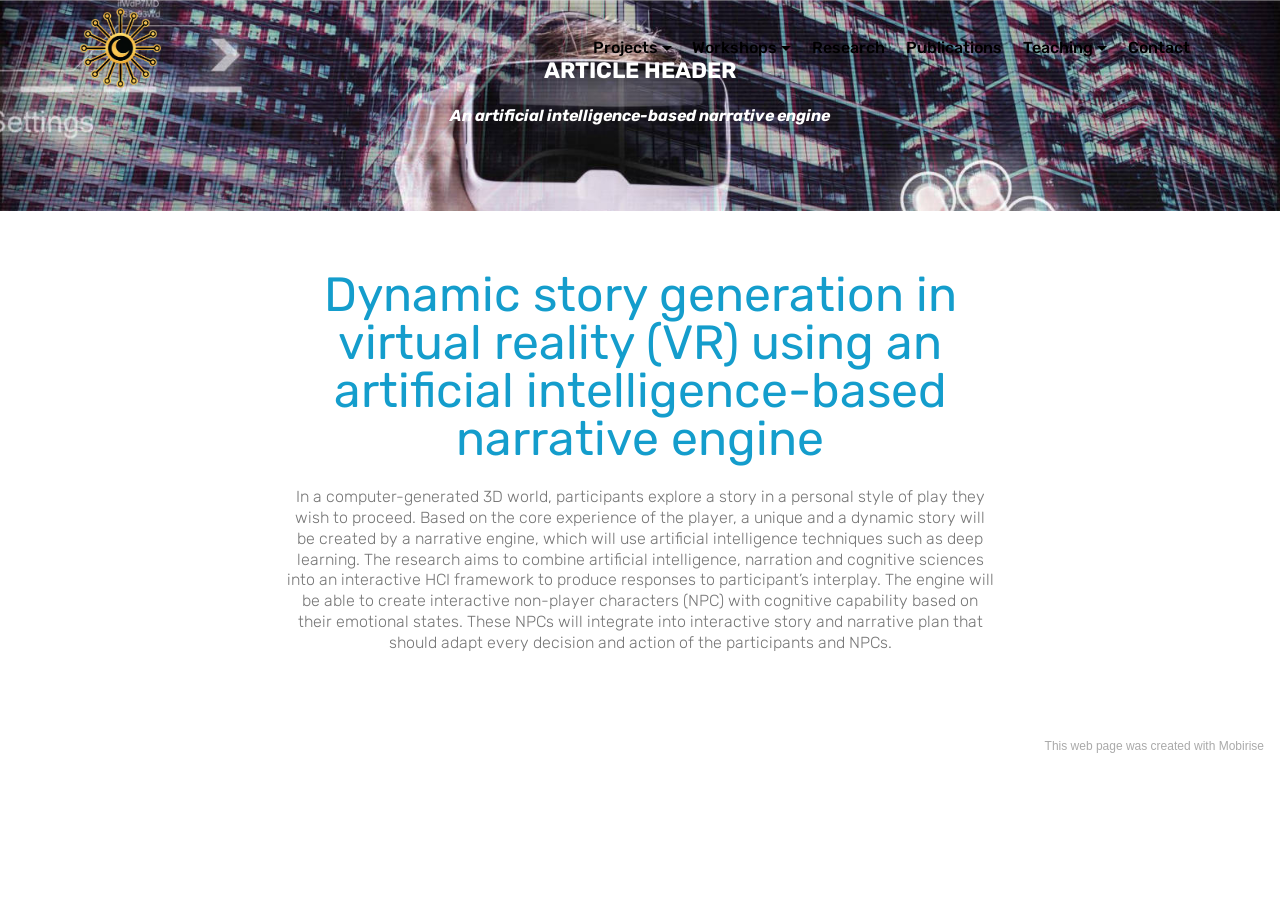
<file: page1.html>
<!DOCTYPE html>
<html  >
<head>
  <!-- Site made with Mobirise Website Builder v5.4.1, https://mobirise.com -->
  <meta charset="UTF-8">
  <meta http-equiv="X-UA-Compatible" content="IE=edge">
  <meta name="generator" content="Mobirise v5.4.1, mobirise.com">
  <meta name="viewport" content="width=device-width, initial-scale=1, minimum-scale=1">
  <link rel="shortcut icon" href="assets/images/sanalus-logo.png" type="image/x-icon">
  <meta name="description" content="Website Generator Description">
  
  
  <title>DynanicStory</title>
  <link rel="stylesheet" href="assets/web/assets/mobirise-icons/mobirise-icons.css">
  <link rel="stylesheet" href="assets/bootstrap/css/bootstrap.min.css">
  <link rel="stylesheet" href="assets/bootstrap/css/bootstrap-grid.min.css">
  <link rel="stylesheet" href="assets/bootstrap/css/bootstrap-reboot.min.css">
  <link rel="stylesheet" href="assets/tether/tether.min.css">
  <link rel="stylesheet" href="assets/dropdown/css/style.css">
  <link rel="stylesheet" href="assets/theme/css/style.css">
  <link rel="preload" href="https://fonts.googleapis.com/css?family=Rubik:300,300i,400,400i,500,500i,700,700i,900,900i&display=swap" as="style" onload="this.onload=null;this.rel='stylesheet'">
  <noscript><link rel="stylesheet" href="https://fonts.googleapis.com/css?family=Rubik:300,300i,400,400i,500,500i,700,700i,900,900i&display=swap"></noscript>
  <link rel="preload" as="style" href="assets/mobirise/css/mbr-additional.css"><link rel="stylesheet" href="assets/mobirise/css/mbr-additional.css" type="text/css">
  
  
  
  
</head>
<body>
  
  <section class="menu cid-rIiBuCguEF" once="menu" id="menu2-6">

    

    <nav class="navbar navbar-expand beta-menu navbar-dropdown align-items-center navbar-fixed-top navbar-toggleable-sm bg-color transparent">
        <button class="navbar-toggler navbar-toggler-right" type="button" data-toggle="collapse" data-target="#navbarSupportedContent" aria-controls="navbarSupportedContent" aria-expanded="false" aria-label="Toggle navigation">
            <div class="hamburger">
                <span></span>
                <span></span>
                <span></span>
                <span></span>
            </div>
        </button>
        <div class="menu-logo">
            <div class="navbar-brand">
                <span class="navbar-logo">
                    <a href="index.html">
                        <img src="assets/images/sanalus-logo.png" alt="Sanalus.ai" title="" style="height: 5rem;">
                    </a>
                </span>
                
            </div>
        </div>
        <div class="collapse navbar-collapse" id="navbarSupportedContent">
            <ul class="navbar-nav nav-dropdown nav-right" data-app-modern-menu="true"><li class="nav-item dropdown"><a class="nav-link link dropdown-toggle text-black display-5" href="index.html" data-toggle="dropdown-submenu" aria-expanded="false">Projects</a><div class="dropdown-menu"><a class="dropdown-item text-black display-5" href="index.html#features2-5">Recent Projects</a><a class="dropdown-item text-black display-5" href="index.html#features18-4">Virtual Reality</a><a class="dropdown-item text-black display-5" href="index.html#features3-m">More Projects</a><a class="dropdown-item text-black display-5" href="index.html#features3-x" aria-expanded="false">Simulations<br></a></div></li><li class="nav-item dropdown"><a class="nav-link link dropdown-toggle text-black display-5" href="https://mobirise.co" data-toggle="dropdown-submenu" aria-expanded="false">Workshops</a><div class="dropdown-menu"><a class="dropdown-item text-black display-5" href="index.html#features13-11">International</a><a class="dropdown-item text-black display-5" href="index.html#header16-18">National</a><a class="dropdown-item text-black display-5" href="page7.html" aria-expanded="false">Industrial<br></a><a class="dropdown-item text-black display-5" href="page10.html" aria-expanded="false">Talks<br></a></div></li>
                <li class="nav-item">
                    <a class="nav-link link text-black display-5" href="page5.html">Research</a>
                </li><li class="nav-item"><a class="nav-link link text-black display-5" href="page6.html">Publications</a></li><li class="nav-item dropdown"><a class="nav-link link dropdown-toggle text-black display-5" href="index.html#contacts1-p" data-toggle="dropdown-submenu" aria-expanded="false">Teaching</a><div class="dropdown-menu"><a class="dropdown-item text-black display-5" href="index.html#content9-1h">Lectures<br></a><a class="dropdown-item text-black display-5" href="index.html#content9-1i">Students<br></a></div></li><li class="nav-item"><a class="nav-link link text-black display-5" href="index.html#contacts1-p">Contact</a></li></ul>
            
        </div>
    </nav>
</section>

<section class="mbr-section content5 cid-rIoU2EaZRq mbr-parallax-background" id="content5-9">

    

    

    <div class="container">
        <div class="media-container-row">
            <div class="title col-12 col-md-8">
                <h2 class="align-center mbr-bold mbr-white pb-3 mbr-fonts-style display-1">
                    ARTICLE HEADER
                </h2>
                <h3 class="mbr-section-subtitle align-center mbr-light mbr-white pb-3 mbr-fonts-style display-5"><em><strong>An artificial intelligence-based narrative engine</strong></em></h3>
                
                
            </div>
        </div>
    </div>
</section>

<section class="mbr-section content4 cid-rIoU6OfWsb" id="content4-a">

    

    <div class="container">
        <div class="media-container-row">
            <div class="title col-12 col-md-8">
                <h2 class="align-center pb-3 mbr-fonts-style display-2"><a href="index.html">Dynamic story generation in virtual reality (VR) using an artificial intelligence-based narrative engine</a></h2>
                <h3 class="mbr-section-subtitle align-center mbr-light mbr-fonts-style display-5">In a computer-generated 3D world, participants explore a story in a personal style of play they wish to proceed. Based on the core experience of the player, a unique and a dynamic story will be created by a narrative engine, which will use artificial intelligence techniques such as deep learning. The research aims to combine artificial intelligence, narration and cognitive sciences into an interactive HCI framework to produce responses to participant’s interplay. The engine will be able to create interactive non-player characters (NPC) with cognitive capability based on their emotional states. These NPCs will integrate into interactive story and narrative plan that should adapt every decision and action of the participants and NPCs.</h3>
                
            </div>
        </div>
    </div>
</section><section style="background-color: #fff; font-family: -apple-system, BlinkMacSystemFont, 'Segoe UI', 'Roboto', 'Helvetica Neue', Arial, sans-serif; color:#aaa; font-size:12px; padding: 0; align-items: center; display: flex;"><a href="https://mobirise.site/b" style="flex: 1 1; height: 3rem; padding-left: 1rem;"></a><p style="flex: 0 0 auto; margin:0; padding-right:1rem;"><a href="https://mobirise.site/d" style="color:#aaa;">This web page</a> was created with Mobirise</p></section><script src="assets/popper/popper.min.js"></script>  <script src="assets/web/assets/jquery/jquery.min.js"></script>  <script src="assets/bootstrap/js/bootstrap.min.js"></script>  <script src="assets/tether/tether.min.js"></script>  <script src="assets/smoothscroll/smooth-scroll.js"></script>  <script src="assets/dropdown/js/nav-dropdown.js"></script>  <script src="assets/dropdown/js/navbar-dropdown.js"></script>  <script src="assets/touchswipe/jquery.touch-swipe.min.js"></script>  <script src="assets/parallax/jarallax.min.js"></script>  <script src="assets/theme/js/script.js"></script>  
  
  
</body>
</html>
</file>
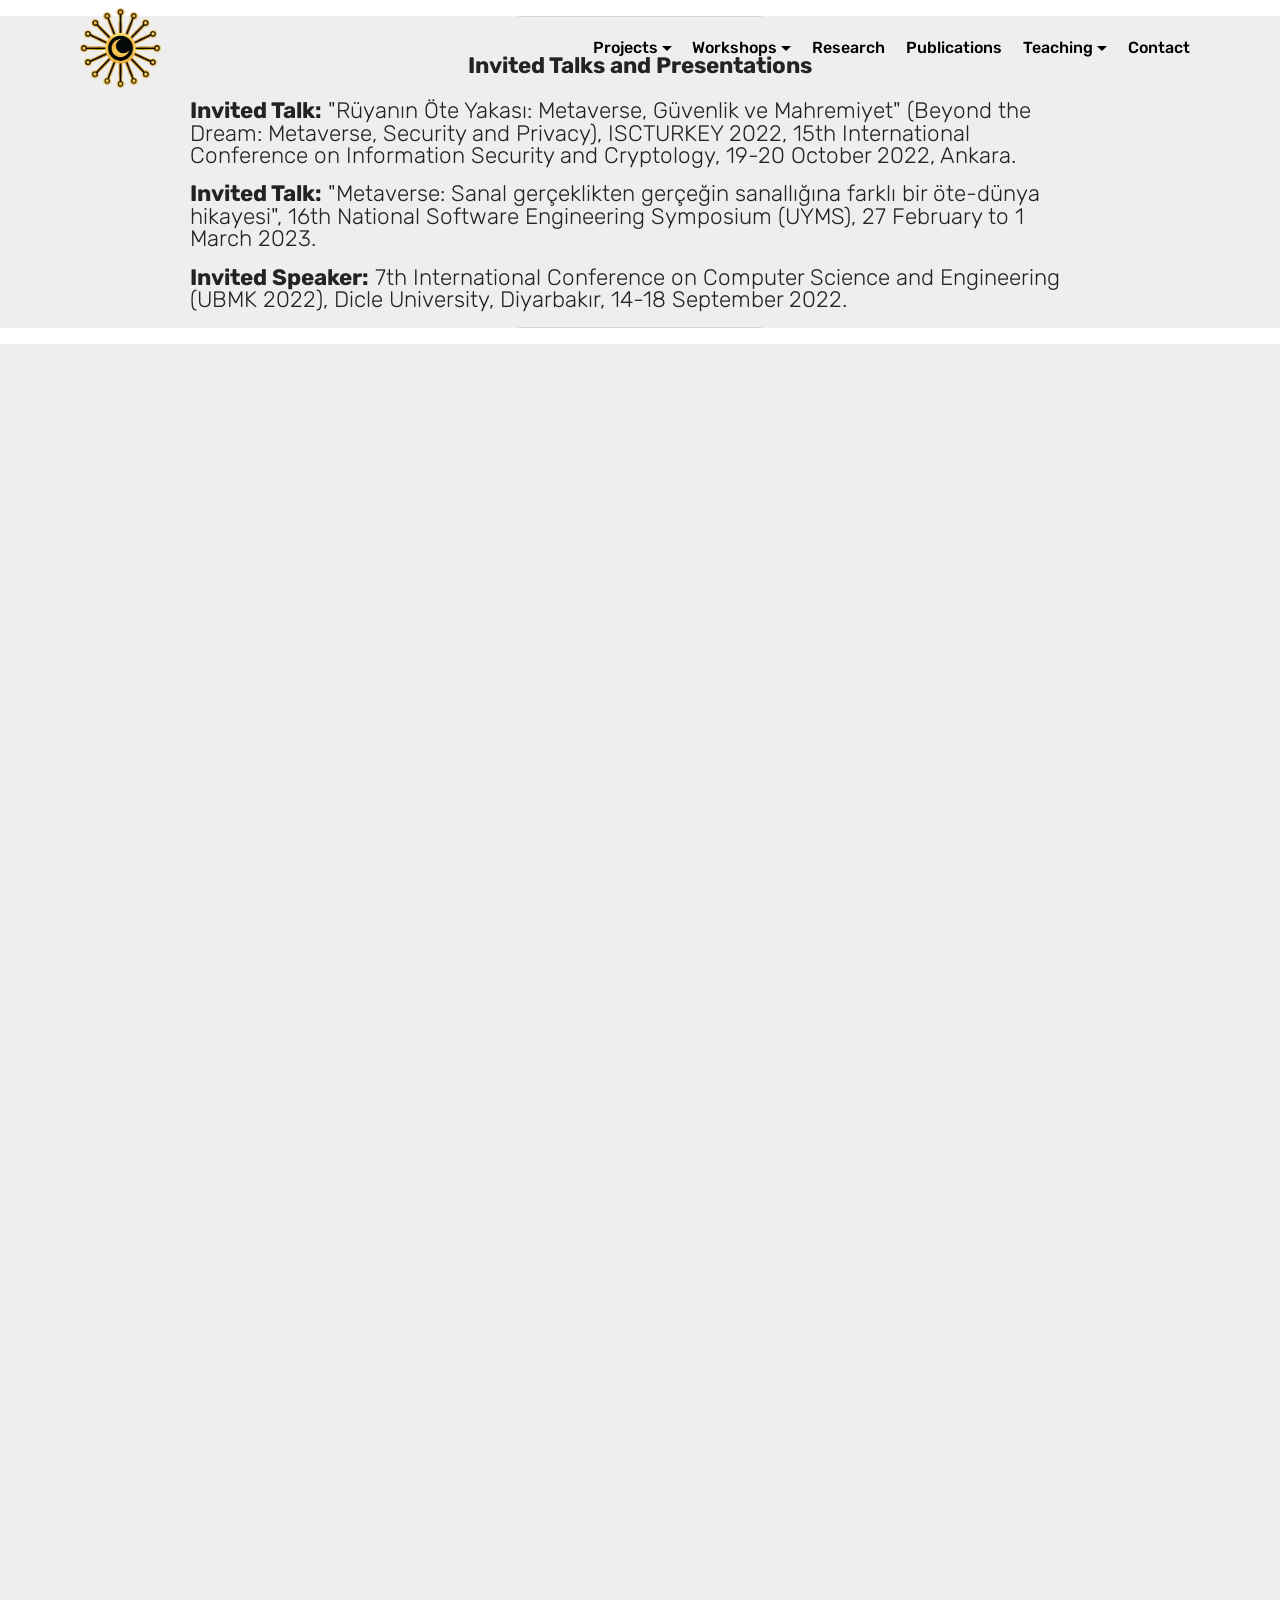
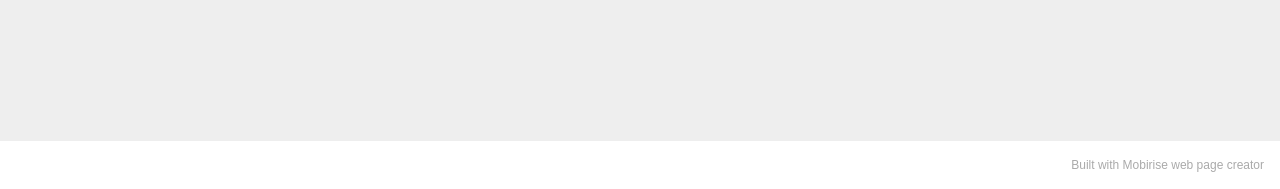
<file: page10.html>
<!DOCTYPE html>
<html  >
<head>
  <!-- Site made with Mobirise Website Builder v5.4.1, https://mobirise.com -->
  <meta charset="UTF-8">
  <meta http-equiv="X-UA-Compatible" content="IE=edge">
  <meta name="generator" content="Mobirise v5.4.1, mobirise.com">
  <meta name="viewport" content="width=device-width, initial-scale=1, minimum-scale=1">
  <link rel="shortcut icon" href="assets/images/sanalus-logo.png" type="image/x-icon">
  <meta name="description" content="Website Maker Description">
  
  
  <title>talks2</title>
  <link rel="stylesheet" href="assets/web/assets/mobirise-icons/mobirise-icons.css">
  <link rel="stylesheet" href="assets/bootstrap/css/bootstrap.min.css">
  <link rel="stylesheet" href="assets/bootstrap/css/bootstrap-grid.min.css">
  <link rel="stylesheet" href="assets/bootstrap/css/bootstrap-reboot.min.css">
  <link rel="stylesheet" href="assets/tether/tether.min.css">
  <link rel="stylesheet" href="assets/dropdown/css/style.css">
  <link rel="stylesheet" href="assets/theme/css/style.css">
  <link rel="preload" href="https://fonts.googleapis.com/css?family=Rubik:300,300i,400,400i,500,500i,700,700i,900,900i&display=swap" as="style" onload="this.onload=null;this.rel='stylesheet'">
  <noscript><link rel="stylesheet" href="https://fonts.googleapis.com/css?family=Rubik:300,300i,400,400i,500,500i,700,700i,900,900i&display=swap"></noscript>
  <link rel="preload" as="style" href="assets/mobirise/css/mbr-additional.css"><link rel="stylesheet" href="assets/mobirise/css/mbr-additional.css" type="text/css">
  
  
  
  
</head>
<body>
  
  <section class="menu cid-rIiBuCguEF" once="menu" id="menu2-1t">

    

    <nav class="navbar navbar-expand beta-menu navbar-dropdown align-items-center navbar-fixed-top navbar-toggleable-sm bg-color transparent">
        <button class="navbar-toggler navbar-toggler-right" type="button" data-toggle="collapse" data-target="#navbarSupportedContent" aria-controls="navbarSupportedContent" aria-expanded="false" aria-label="Toggle navigation">
            <div class="hamburger">
                <span></span>
                <span></span>
                <span></span>
                <span></span>
            </div>
        </button>
        <div class="menu-logo">
            <div class="navbar-brand">
                <span class="navbar-logo">
                    <a href="index.html">
                        <img src="assets/images/sanalus-logo.png" alt="Sanalus.ai" title="" style="height: 5rem;">
                    </a>
                </span>
                
            </div>
        </div>
        <div class="collapse navbar-collapse" id="navbarSupportedContent">
            <ul class="navbar-nav nav-dropdown nav-right" data-app-modern-menu="true"><li class="nav-item dropdown"><a class="nav-link link dropdown-toggle text-black display-5" href="index.html" data-toggle="dropdown-submenu" aria-expanded="false">Projects</a><div class="dropdown-menu"><a class="dropdown-item text-black display-5" href="index.html#features2-5">Recent Projects</a><a class="dropdown-item text-black display-5" href="index.html#features18-4">Virtual Reality</a><a class="dropdown-item text-black display-5" href="index.html#features3-m">More Projects</a><a class="dropdown-item text-black display-5" href="index.html#features3-x" aria-expanded="false">Simulations<br></a></div></li><li class="nav-item dropdown"><a class="nav-link link dropdown-toggle text-black display-5" href="https://mobirise.co" data-toggle="dropdown-submenu" aria-expanded="false">Workshops</a><div class="dropdown-menu"><a class="dropdown-item text-black display-5" href="index.html#features13-11">International</a><a class="dropdown-item text-black display-5" href="index.html#header16-18">National</a><a class="dropdown-item text-black display-5" href="page7.html" aria-expanded="false">Industrial<br></a><a class="dropdown-item text-black display-5" href="page10.html" aria-expanded="false">Talks<br></a></div></li>
                <li class="nav-item">
                    <a class="nav-link link text-black display-5" href="page5.html">Research</a>
                </li><li class="nav-item"><a class="nav-link link text-black display-5" href="page6.html">Publications</a></li><li class="nav-item dropdown"><a class="nav-link link dropdown-toggle text-black display-5" href="index.html#contacts1-p" data-toggle="dropdown-submenu" aria-expanded="false">Teaching</a><div class="dropdown-menu"><a class="dropdown-item text-black display-5" href="index.html#content9-1h">Lectures<br></a><a class="dropdown-item text-black display-5" href="index.html#content9-1i">Students<br></a></div></li><li class="nav-item"><a class="nav-link link text-black display-5" href="index.html#contacts1-p">Contact</a></li></ul>
            
        </div>
    </nav>
</section>

<section class="mbr-section article content9 cid-talks-list" id="talks-list">
    
    <div class="container">
        <div class="inner-container" style="width: 100%;">
            <hr class="line" style="width: 22%;">
            <div class="section-text align-center mbr-fonts-style display-1">
                <strong><br>Invited Talks and Presentations</strong><br><br>
                <div style="font-size: 1.4rem; text-align: left; max-width: 900px; margin: 0 auto;">
                    <p><strong>Invited Talk:</strong> "Rüyanın Öte Yakası: Metaverse, Güvenlik ve Mahremiyet" (Beyond the Dream: Metaverse, Security and Privacy), ISCTURKEY 2022, 15th International Conference on Information Security and Cryptology, 19-20 October 2022, Ankara.</p>
                    <p><strong>Invited Talk:</strong> "Metaverse: Sanal gerçeklikten gerçeğin sanallığına farklı bir öte-dünya hikayesi", 16th National Software Engineering Symposium (UYMS), 27 February to 1 March 2023.</p>
                    <p><strong>Invited Speaker:</strong> 7th International Conference on Computer Science and Engineering (UBMK 2022), Dicle University, Diyarbakır, 14-18 September 2022.</p>
                </div>
            </div>
            <hr class="line" style="width: 22%;">
        </div>
    </div>
</section>

<section class="cid-rILbodKdtu" id="video3-1u">

    
    
    <figure class="mbr-figure align-center container">
        <div class="video-block" style="width: 80%;">
            <div><iframe class="mbr-embedded-video" src="https://www.youtube.com/embed/UI618U0chGc?rel=0&amp;amp;showinfo=0&amp;autoplay=0&amp;loop=0" width="1280" height="720" frameborder="0" allowfullscreen></iframe></div>
        </div>
    </figure>
</section>

<section class="cid-rILbpmc5LF" id="video3-1v">

    
    
    <figure class="mbr-figure align-center container">
        <div class="video-block" style="width: 80%;">
            <div><iframe class="mbr-embedded-video" src="https://www.youtube.com/embed/M67V4RpKC5Y?rel=0&amp;amp;showinfo=0&amp;autoplay=0&amp;loop=0" width="1280" height="720" frameborder="0" allowfullscreen></iframe></div>
        </div>
    </figure>
</section>

<section class="cid-rILbpKVKk6" id="video3-1w">

    
    
    <figure class="mbr-figure align-center container">
        <div class="video-block" style="width: 80%;">
            <div><iframe class="mbr-embedded-video" src="https://www.youtube.com/embed/A_qIBbjsNlw?rel=0&amp;amp;showinfo=0&amp;autoplay=0&amp;loop=0" width="1280" height="720" frameborder="0" allowfullscreen></iframe></div>
        </div>
    </figure>
</section>

<section class="cid-rILbpZgO7A" id="video3-1x">

    
    
    <figure class="mbr-figure align-center container">
        <div class="video-block" style="width: 80%;">
            <div><iframe class="mbr-embedded-video" src="https://www.youtube.com/embed/MmbJVR_LMPQ?rel=0&amp;amp;showinfo=0&amp;autoplay=0&amp;loop=0" width="1280" height="720" frameborder="0" allowfullscreen></iframe></div>
        </div>
    </figure>
</section>

<section class="cid-rILcKr6hcE" id="video3-1y">

    
    
    <figure class="mbr-figure align-center container">
        <div class="video-block" style="width: 80%;">
            <div><iframe class="mbr-embedded-video" src="https://www.youtube.com/embed/UNfYPTS1HHQ?rel=0&amp;amp;showinfo=0&amp;autoplay=0&amp;loop=0" width="1280" height="720" frameborder="0" allowfullscreen></iframe></div>
        </div>
    </figure>
</section>

<section class="cid-rILcMlTNd6" id="video3-1z">

    
    
    <figure class="mbr-figure align-center container">
        <div class="video-block" style="width: 80%;">
            <div><iframe class="mbr-embedded-video" src="https://www.youtube.com/embed/GSSC_n7HJhQ?rel=0&amp;amp;showinfo=0&amp;autoplay=0&amp;loop=0" width="1280" height="720" frameborder="0" allowfullscreen></iframe></div>
        </div>
    </figure>
</section><section style="background-color: #fff; font-family: -apple-system, BlinkMacSystemFont, 'Segoe UI', 'Roboto', 'Helvetica Neue', Arial, sans-serif; color:#aaa; font-size:12px; padding: 0; align-items: center; display: flex;"><a href="https://mobirise.site/y" style="flex: 1 1; height: 3rem; padding-left: 1rem;"></a><p style="flex: 0 0 auto; margin:0; padding-right:1rem;"><a href="https://mobirise.site/i" style="color:#aaa;">Built with Mobirise</a> web page creator</p></section><script src="assets/popper/popper.min.js"></script>  <script src="assets/web/assets/jquery/jquery.min.js"></script>  <script src="assets/bootstrap/js/bootstrap.min.js"></script>  <script src="assets/tether/tether.min.js"></script>  <script src="assets/smoothscroll/smooth-scroll.js"></script>  <script src="assets/dropdown/js/nav-dropdown.js"></script>  <script src="assets/dropdown/js/navbar-dropdown.js"></script>  <script src="assets/touchswipe/jquery.touch-swipe.min.js"></script>  <script src="assets/theme/js/script.js"></script>  
  
  
</body>
</html>
</file>
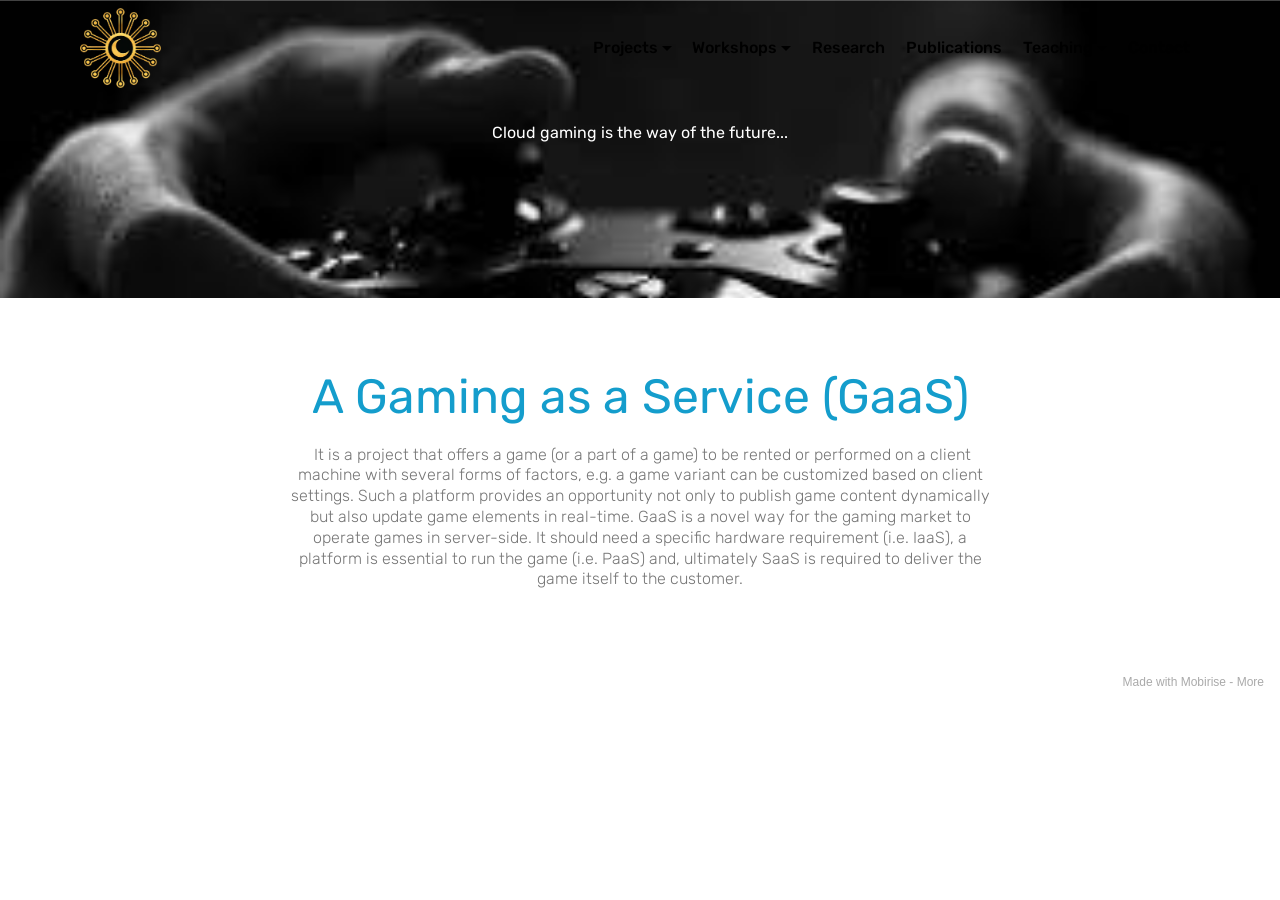
<file: page2.html>
<!DOCTYPE html>
<html  >
<head>
  <!-- Site made with Mobirise Website Builder v5.4.1, https://mobirise.com -->
  <meta charset="UTF-8">
  <meta http-equiv="X-UA-Compatible" content="IE=edge">
  <meta name="generator" content="Mobirise v5.4.1, mobirise.com">
  <meta name="viewport" content="width=device-width, initial-scale=1, minimum-scale=1">
  <link rel="shortcut icon" href="assets/images/sanalus-logo.png" type="image/x-icon">
  <meta name="description" content="Web Site Maker Description">
  
  
  <title>GAAS</title>
  <link rel="stylesheet" href="assets/web/assets/mobirise-icons/mobirise-icons.css">
  <link rel="stylesheet" href="assets/bootstrap/css/bootstrap.min.css">
  <link rel="stylesheet" href="assets/bootstrap/css/bootstrap-grid.min.css">
  <link rel="stylesheet" href="assets/bootstrap/css/bootstrap-reboot.min.css">
  <link rel="stylesheet" href="assets/tether/tether.min.css">
  <link rel="stylesheet" href="assets/dropdown/css/style.css">
  <link rel="stylesheet" href="assets/theme/css/style.css">
  <link rel="preload" href="https://fonts.googleapis.com/css?family=Rubik:300,300i,400,400i,500,500i,700,700i,900,900i&display=swap" as="style" onload="this.onload=null;this.rel='stylesheet'">
  <noscript><link rel="stylesheet" href="https://fonts.googleapis.com/css?family=Rubik:300,300i,400,400i,500,500i,700,700i,900,900i&display=swap"></noscript>
  <link rel="preload" as="style" href="assets/mobirise/css/mbr-additional.css"><link rel="stylesheet" href="assets/mobirise/css/mbr-additional.css" type="text/css">
  
  
  
  
</head>
<body>
  
  <section class="menu cid-rIiBuCguEF" once="menu" id="menu2-b">

    

    <nav class="navbar navbar-expand beta-menu navbar-dropdown align-items-center navbar-fixed-top navbar-toggleable-sm bg-color transparent">
        <button class="navbar-toggler navbar-toggler-right" type="button" data-toggle="collapse" data-target="#navbarSupportedContent" aria-controls="navbarSupportedContent" aria-expanded="false" aria-label="Toggle navigation">
            <div class="hamburger">
                <span></span>
                <span></span>
                <span></span>
                <span></span>
            </div>
        </button>
        <div class="menu-logo">
            <div class="navbar-brand">
                <span class="navbar-logo">
                    <a href="index.html">
                        <img src="assets/images/sanalus-logo.png" alt="Sanalus.ai" title="" style="height: 5rem;">
                    </a>
                </span>
                
            </div>
        </div>
        <div class="collapse navbar-collapse" id="navbarSupportedContent">
            <ul class="navbar-nav nav-dropdown nav-right" data-app-modern-menu="true"><li class="nav-item dropdown"><a class="nav-link link dropdown-toggle text-black display-5" href="index.html" data-toggle="dropdown-submenu" aria-expanded="false">Projects</a><div class="dropdown-menu"><a class="dropdown-item text-black display-5" href="index.html#features2-5">Recent Projects</a><a class="dropdown-item text-black display-5" href="index.html#features18-4">Virtual Reality</a><a class="dropdown-item text-black display-5" href="index.html#features3-m">More Projects</a><a class="dropdown-item text-black display-5" href="index.html#features3-x" aria-expanded="false">Simulations<br></a></div></li><li class="nav-item dropdown"><a class="nav-link link dropdown-toggle text-black display-5" href="https://mobirise.co" data-toggle="dropdown-submenu" aria-expanded="false">Workshops</a><div class="dropdown-menu"><a class="dropdown-item text-black display-5" href="index.html#features13-11">International</a><a class="dropdown-item text-black display-5" href="index.html#header16-18">National</a><a class="dropdown-item text-black display-5" href="page7.html" aria-expanded="false">Industrial<br></a><a class="dropdown-item text-black display-5" href="page10.html" aria-expanded="false">Talks<br></a></div></li>
                <li class="nav-item">
                    <a class="nav-link link text-black display-5" href="page5.html">Research</a>
                </li><li class="nav-item"><a class="nav-link link text-black display-5" href="page6.html">Publications</a></li><li class="nav-item dropdown"><a class="nav-link link dropdown-toggle text-black display-5" href="index.html#contacts1-p" data-toggle="dropdown-submenu" aria-expanded="false">Teaching</a><div class="dropdown-menu"><a class="dropdown-item text-black display-5" href="index.html#content9-1h">Lectures<br></a><a class="dropdown-item text-black display-5" href="index.html#content9-1i">Students<br></a></div></li><li class="nav-item"><a class="nav-link link text-black display-5" href="index.html#contacts1-p">Contact</a></li></ul>
            
        </div>
    </nav>
</section>

<section class="mbr-section content5 cid-rIoYjkxKqF mbr-parallax-background" id="content5-c">

    

    <div class="mbr-overlay" style="opacity: 0; background-color: rgb(35, 35, 35);">
    </div>

    <div class="container">
        <div class="media-container-row">
            <div class="title col-12 col-md-8">
                
                
                <p class="mbr-text align-center mbr-white pb-3 mbr-fonts-style display-7">Cloud gaming is the way of the future...</p>
                
            </div>
        </div>
    </div>
</section>

<section class="mbr-section content4 cid-rIoYjI2Co3" id="content4-d">

    

    <div class="container">
        <div class="media-container-row">
            <div class="title col-12 col-md-8">
                <h2 class="align-center pb-3 mbr-fonts-style display-2"><a href="index.html">A Gaming as a Service (GaaS)</a></h2>
                <h3 class="mbr-section-subtitle align-center mbr-light mbr-fonts-style display-5">&nbsp;It is a project that offers a game (or a part of a game) to be rented or performed on a client machine with several forms of factors, e.g. a game variant can be customized based on client settings. Such a platform provides an opportunity not only to publish game content dynamically but also update game elements in real-time. GaaS is a novel way for the gaming market to operate games in server-side. It should need a specific hardware requirement (i.e. IaaS), a platform is essential to run the game (i.e. PaaS) and, ultimately SaaS is required to deliver the game itself to the customer.</h3>
                
            </div>
        </div>
    </div>
</section><section style="background-color: #fff; font-family: -apple-system, BlinkMacSystemFont, 'Segoe UI', 'Roboto', 'Helvetica Neue', Arial, sans-serif; color:#aaa; font-size:12px; padding: 0; align-items: center; display: flex;"><a href="https://mobirise.site/u" style="flex: 1 1; height: 3rem; padding-left: 1rem;"></a><p style="flex: 0 0 auto; margin:0; padding-right:1rem;">Made with Mobirise - <a href="https://mobirise.site/l" style="color:#aaa;">More</a></p></section><script src="assets/popper/popper.min.js"></script>  <script src="assets/web/assets/jquery/jquery.min.js"></script>  <script src="assets/bootstrap/js/bootstrap.min.js"></script>  <script src="assets/tether/tether.min.js"></script>  <script src="assets/smoothscroll/smooth-scroll.js"></script>  <script src="assets/dropdown/js/nav-dropdown.js"></script>  <script src="assets/dropdown/js/navbar-dropdown.js"></script>  <script src="assets/touchswipe/jquery.touch-swipe.min.js"></script>  <script src="assets/parallax/jarallax.min.js"></script>  <script src="assets/theme/js/script.js"></script>  
  
  
</body>
</html>
</file>
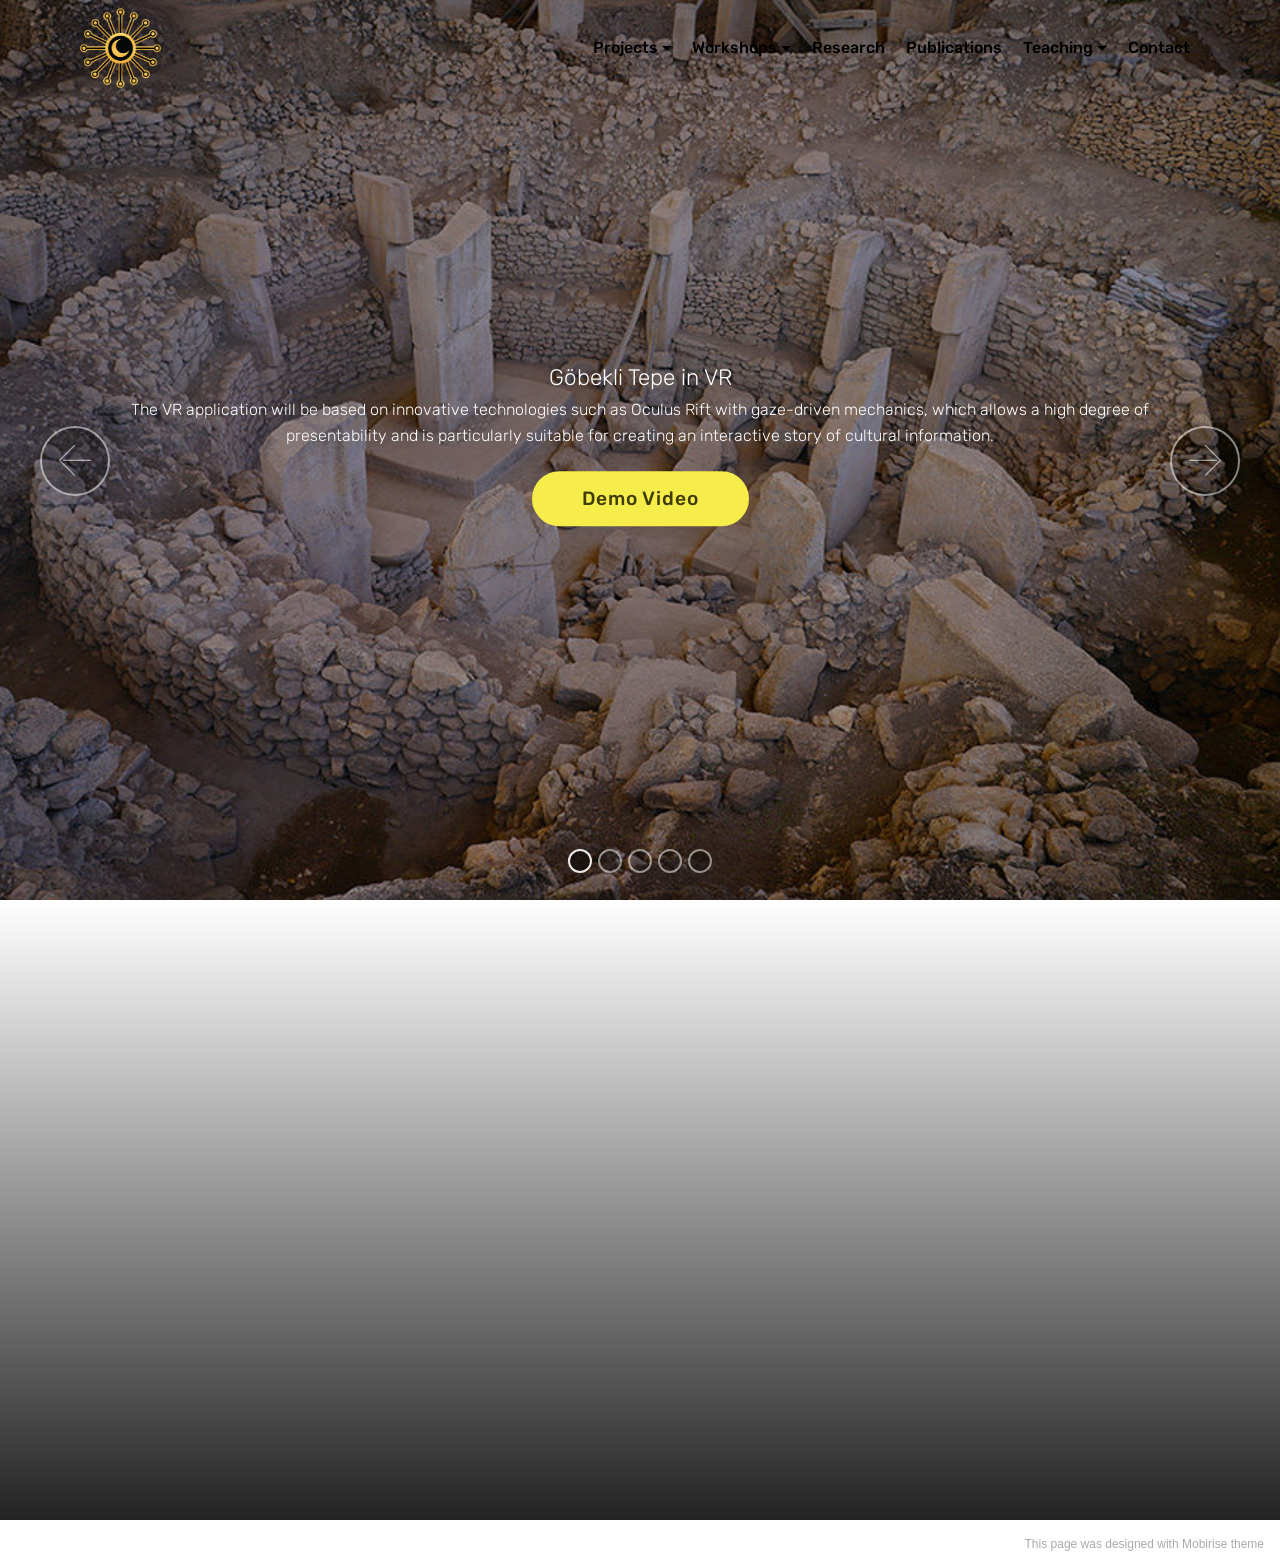
<file: page3.html>
<!DOCTYPE html>
<html  >
<head>
  <!-- Site made with Mobirise Website Builder v5.4.1, https://mobirise.com -->
  <meta charset="UTF-8">
  <meta http-equiv="X-UA-Compatible" content="IE=edge">
  <meta name="generator" content="Mobirise v5.4.1, mobirise.com">
  <meta name="viewport" content="width=device-width, initial-scale=1, minimum-scale=1">
  <link rel="shortcut icon" href="assets/images/sanalus-logo.png" type="image/x-icon">
  <meta name="description" content="Web Site Builder Description">
  
  
  <title>gobekli</title>
  <link rel="stylesheet" href="assets/web/assets/mobirise-icons/mobirise-icons.css">
  <link rel="stylesheet" href="assets/bootstrap/css/bootstrap.min.css">
  <link rel="stylesheet" href="assets/bootstrap/css/bootstrap-grid.min.css">
  <link rel="stylesheet" href="assets/bootstrap/css/bootstrap-reboot.min.css">
  <link rel="stylesheet" href="assets/tether/tether.min.css">
  <link rel="stylesheet" href="assets/dropdown/css/style.css">
  <link rel="stylesheet" href="assets/theme/css/style.css">
  <link rel="preload" href="https://fonts.googleapis.com/css?family=Rubik:300,300i,400,400i,500,500i,700,700i,900,900i&display=swap" as="style" onload="this.onload=null;this.rel='stylesheet'">
  <noscript><link rel="stylesheet" href="https://fonts.googleapis.com/css?family=Rubik:300,300i,400,400i,500,500i,700,700i,900,900i&display=swap"></noscript>
  <link rel="preload" as="style" href="assets/mobirise/css/mbr-additional.css"><link rel="stylesheet" href="assets/mobirise/css/mbr-additional.css" type="text/css">
  
  
  
  
</head>
<body>
  
  <section class="menu cid-rIiBuCguEF" once="menu" id="menu2-e">

    

    <nav class="navbar navbar-expand beta-menu navbar-dropdown align-items-center navbar-fixed-top navbar-toggleable-sm bg-color transparent">
        <button class="navbar-toggler navbar-toggler-right" type="button" data-toggle="collapse" data-target="#navbarSupportedContent" aria-controls="navbarSupportedContent" aria-expanded="false" aria-label="Toggle navigation">
            <div class="hamburger">
                <span></span>
                <span></span>
                <span></span>
                <span></span>
            </div>
        </button>
        <div class="menu-logo">
            <div class="navbar-brand">
                <span class="navbar-logo">
                    <a href="index.html">
                        <img src="assets/images/sanalus-logo.png" alt="Sanalus.ai" title="" style="height: 5rem;">
                    </a>
                </span>
                
            </div>
        </div>
        <div class="collapse navbar-collapse" id="navbarSupportedContent">
            <ul class="navbar-nav nav-dropdown nav-right" data-app-modern-menu="true"><li class="nav-item dropdown"><a class="nav-link link dropdown-toggle text-black display-5" href="index.html" data-toggle="dropdown-submenu" aria-expanded="false">Projects</a><div class="dropdown-menu"><a class="dropdown-item text-black display-5" href="index.html#features2-5">Recent Projects</a><a class="dropdown-item text-black display-5" href="index.html#features18-4">Virtual Reality</a><a class="dropdown-item text-black display-5" href="index.html#features3-m">More Projects</a><a class="dropdown-item text-black display-5" href="index.html#features3-x" aria-expanded="false">Simulations<br></a></div></li><li class="nav-item dropdown"><a class="nav-link link dropdown-toggle text-black display-5" href="https://mobirise.co" data-toggle="dropdown-submenu" aria-expanded="false">Workshops</a><div class="dropdown-menu"><a class="dropdown-item text-black display-5" href="index.html#features13-11">International</a><a class="dropdown-item text-black display-5" href="index.html#header16-18">National</a><a class="dropdown-item text-black display-5" href="page7.html" aria-expanded="false">Industrial<br></a><a class="dropdown-item text-black display-5" href="page10.html" aria-expanded="false">Talks<br></a></div></li>
                <li class="nav-item">
                    <a class="nav-link link text-black display-5" href="page5.html">Research</a>
                </li><li class="nav-item"><a class="nav-link link text-black display-5" href="page6.html">Publications</a></li><li class="nav-item dropdown"><a class="nav-link link dropdown-toggle text-black display-5" href="index.html#contacts1-p" data-toggle="dropdown-submenu" aria-expanded="false">Teaching</a><div class="dropdown-menu"><a class="dropdown-item text-black display-5" href="index.html#content9-1h">Lectures<br></a><a class="dropdown-item text-black display-5" href="index.html#content9-1i">Students<br></a></div></li><li class="nav-item"><a class="nav-link link text-black display-5" href="index.html#contacts1-p">Contact</a></li></ul>
            
        </div>
    </nav>
</section>

<section class="carousel slide cid-rIp7SO5sMB" data-interval="false" id="slider1-f">

    

    <div class="full-screen"><div class="mbr-slider slide carousel" data-keyboard="false" data-bs-keyboard="false" data-ride="false" data-bs-ride="false" data-interval="4000" data-bs-interval="4000" data-bs-pause="true" data-pause="true"><ol class="carousel-indicators"><li data-app-prevent-settings="" data-target="#slider1-f" data-bs-target="#slider1-f" class=" active" data-slide-to="0" data-bs-slide-to="0"></li><li data-app-prevent-settings="" data-target="#slider1-f" data-bs-target="#slider1-f" data-slide-to="1" data-bs-slide-to="1"></li><li data-app-prevent-settings="" data-target="#slider1-f" data-bs-target="#slider1-f" data-slide-to="2" data-bs-slide-to="2"></li><li data-app-prevent-settings="" data-target="#slider1-f" data-bs-target="#slider1-f" data-slide-to="3" data-bs-slide-to="3"></li><li data-app-prevent-settings="" data-target="#slider1-f" data-bs-target="#slider1-f" data-slide-to="4" data-bs-slide-to="4"></li></ol><div class="carousel-inner" role="listbox"><div class="carousel-item slider-fullscreen-image active" data-bg-video-slide="false" style="background-image: url(assets/images/gobeklitepe-900x600.jpg);"><div class="container container-slide"><div class="image_wrapper"><div class="mbr-overlay" style="opacity: 0.4;"></div><img src="assets/images/gobeklitepe-900x600.jpg" alt="" title=""><div class="carousel-caption justify-content-center"><div class="col-10 align-center"><h2 class="mbr-fonts-style display-1">Göbekli Tepe in VR</h2><p class="lead mbr-text mbr-fonts-style display-5">The VR application will be based on innovative technologies such as Oculus Rift with gaze-driven mechanics, which allows a high degree of<br>presentability and is particularly suitable for creating an interactive story of cultural information.</p><div class="mbr-section-btn" buttons="0"><a class="btn btn-success display-4" href="page3.html#video3-h">Demo Video</a> </div></div></div></div></div></div><div class="carousel-item slider-fullscreen-image" data-bg-video-slide="false" style="background-image: url(assets/images/slideshow-tubitak2242-1140x500.jpg);"><div class="container container-slide"><div class="image_wrapper"><div class="mbr-overlay"></div><img src="assets/images/slideshow-tubitak2242-1140x500.jpg" alt="" title=""><div class="carousel-caption justify-content-center"><div class="col-10 align-left"><h2 class="mbr-fonts-style display-1">The award ceremony</h2></div></div></div></div></div><div class="carousel-item slider-fullscreen-image" data-bg-video-slide="false" style="background-image: url(assets/images/img-1707-689x384.jpg);"><div class="container container-slide"><div class="image_wrapper"><div class="mbr-overlay"></div><img src="assets/images/img-1707-689x384.jpg" alt="" title=""><div class="carousel-caption justify-content-center"><div class="col-10 align-right"><h2 class="mbr-fonts-style display-1"></h2><p class="lead mbr-text mbr-fonts-style display-1">The proposed model which was implkemented in VR</p></div></div></div></div></div><div class="carousel-item slider-fullscreen-image" data-bg-video-slide="false" style="background-image: url(assets/images/gobeklitepe-900x600.jpg);"><div class="container container-slide"><div class="image_wrapper"><div class="mbr-overlay"></div><img src="assets/images/gobeklitepe-900x600.jpg" alt="" title=""><div class="carousel-caption justify-content-center"><div class="col-10 align-left"><h2 class="mbr-fonts-style display-1">Göbekli Tepe</h2></div></div></div></div></div><div class="carousel-item slider-fullscreen-image" data-bg-video-slide="false" style="background-image: url(assets/images/img-1943-640x480.jpg);"><div class="container container-slide"><div class="image_wrapper"><div class="mbr-overlay"></div><img src="assets/images/img-1943-640x480.jpg" alt="" title=""><div class="carousel-caption justify-content-center"><div class="col-10 align-left"><h2 class="mbr-fonts-style display-1">The Team</h2></div></div></div></div></div></div><a data-app-prevent-settings="" class="carousel-control carousel-control-prev" role="button" data-slide="prev" data-bs-slide="prev" href="#slider1-f"><span aria-hidden="true" class="mbri-left mbr-iconfont"></span><span class="sr-only visually-hidden">Previous</span></a><a data-app-prevent-settings="" class="carousel-control carousel-control-next" role="button" data-slide="prev" data-bs-slide="next" href="#slider1-f"><span aria-hidden="true" class="mbri-right mbr-iconfont"></span><span class="sr-only visually-hidden">Next</span></a></div></div>

</section>

<section class="cid-rIpbV4Zxla" id="video3-h">

    
    
    <figure class="mbr-figure align-center container">
        <div class="video-block" style="width: 80%;">
            <div><iframe class="mbr-embedded-video" src="https://www.youtube.com/embed/lRm1puaDCwE?rel=0&amp;amp;showinfo=0&amp;autoplay=1&amp;loop=1&amp;playlist=lRm1puaDCwE" width="1280" height="720" frameborder="0" allowfullscreen></iframe></div>
        </div>
    </figure>
</section><section style="background-color: #fff; font-family: -apple-system, BlinkMacSystemFont, 'Segoe UI', 'Roboto', 'Helvetica Neue', Arial, sans-serif; color:#aaa; font-size:12px; padding: 0; align-items: center; display: flex;"><a href="https://mobirise.site/u" style="flex: 1 1; height: 3rem; padding-left: 1rem;"></a><p style="flex: 0 0 auto; margin:0; padding-right:1rem;"><a href="https://mobirise.site/q" style="color:#aaa;">This page</a> was designed with Mobirise theme</p></section><script src="assets/popper/popper.min.js"></script>  <script src="assets/web/assets/jquery/jquery.min.js"></script>  <script src="assets/bootstrap/js/bootstrap.min.js"></script>  <script src="assets/tether/tether.min.js"></script>  <script src="assets/smoothscroll/smooth-scroll.js"></script>  <script src="assets/dropdown/js/nav-dropdown.js"></script>  <script src="assets/dropdown/js/navbar-dropdown.js"></script>  <script src="assets/touchswipe/jquery.touch-swipe.min.js"></script>  <script src="assets/ytplayer/jquery.mb.ytplayer.min.js"></script>  <script src="assets/vimeoplayer/jquery.mb.vimeo_player.js"></script>  <script src="assets/bootstrapcarouselswipe/bootstrap-carousel-swipe.js"></script>  <script src="assets/theme/js/script.js"></script>  <script src="assets/slidervideo/script.js"></script>  
  
  
</body>
</html>
</file>
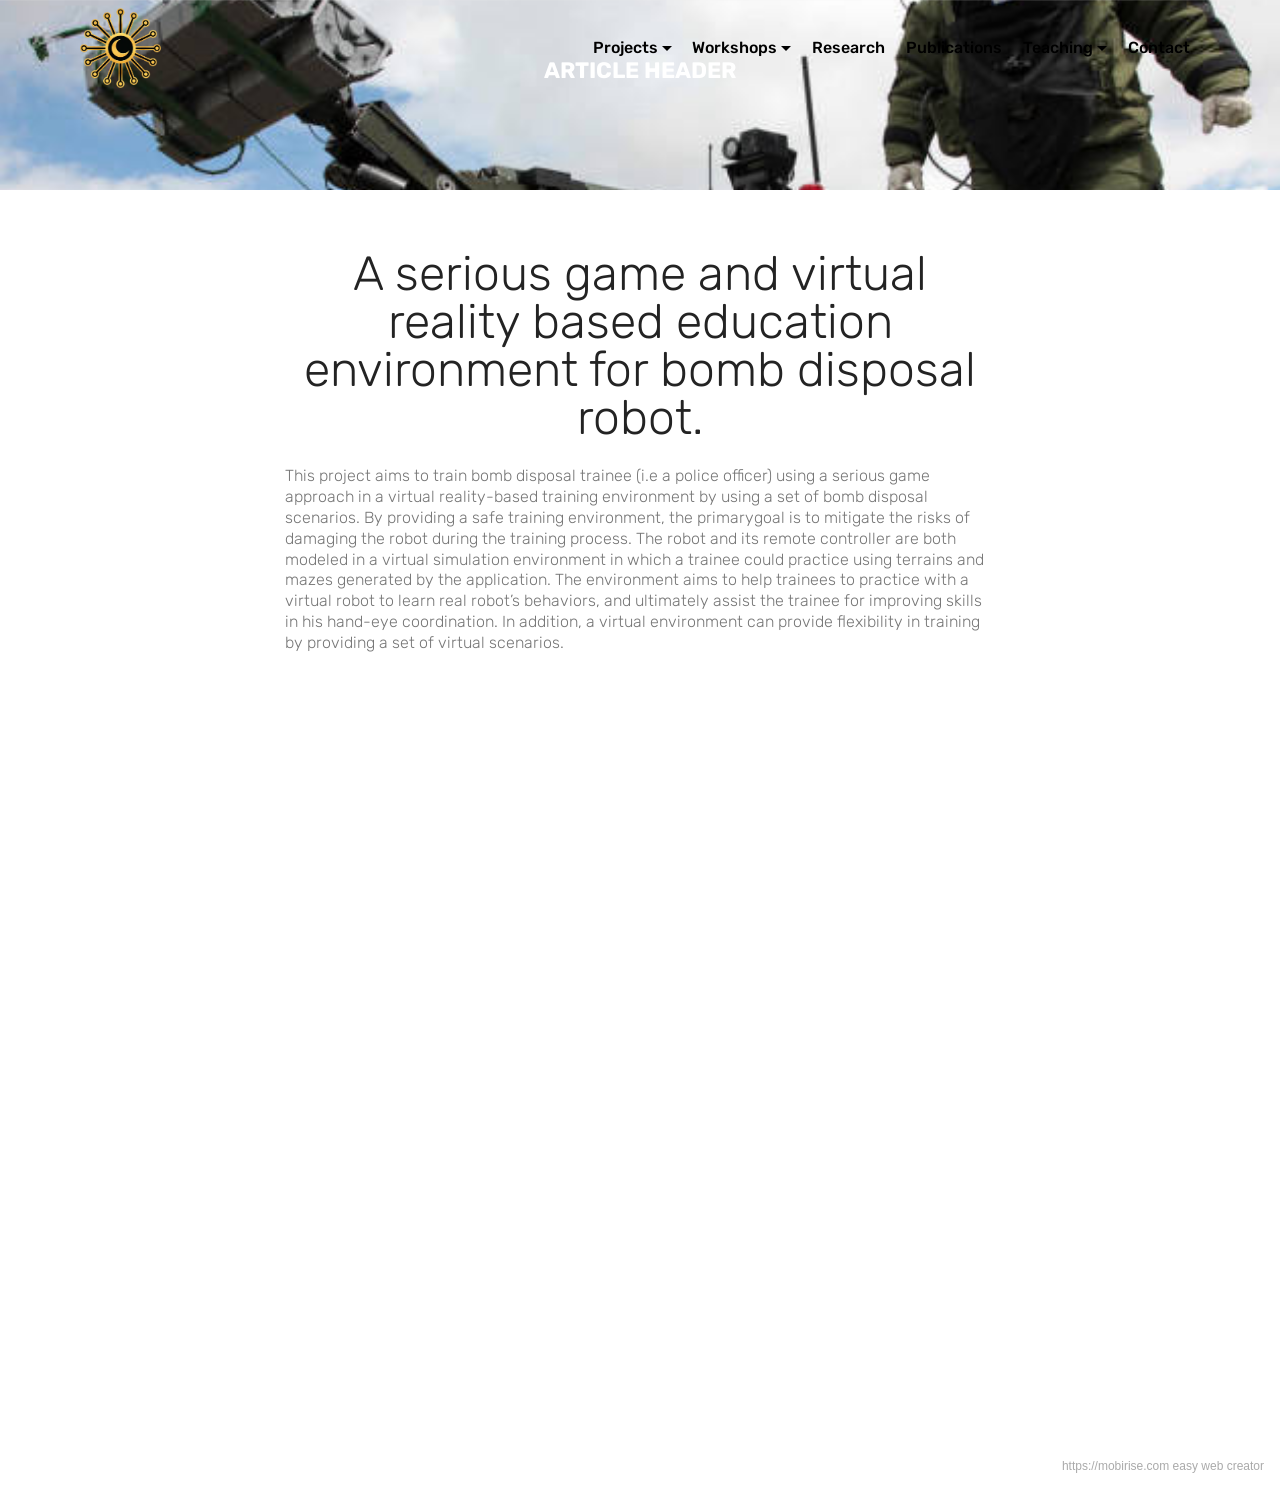
<file: page4.html>
<!DOCTYPE html>
<html  >
<head>
  <!-- Site made with Mobirise Website Builder v5.4.1, https://mobirise.com -->
  <meta charset="UTF-8">
  <meta http-equiv="X-UA-Compatible" content="IE=edge">
  <meta name="generator" content="Mobirise v5.4.1, mobirise.com">
  <meta name="viewport" content="width=device-width, initial-scale=1, minimum-scale=1">
  <link rel="shortcut icon" href="assets/images/sanalus-logo.png" type="image/x-icon">
  <meta name="description" content="Web Site Builder Description">
  
  
  <title>roboserious</title>
  <link rel="stylesheet" href="assets/web/assets/mobirise-icons/mobirise-icons.css">
  <link rel="stylesheet" href="assets/bootstrap/css/bootstrap.min.css">
  <link rel="stylesheet" href="assets/bootstrap/css/bootstrap-grid.min.css">
  <link rel="stylesheet" href="assets/bootstrap/css/bootstrap-reboot.min.css">
  <link rel="stylesheet" href="assets/tether/tether.min.css">
  <link rel="stylesheet" href="assets/dropdown/css/style.css">
  <link rel="stylesheet" href="assets/theme/css/style.css">
  <link rel="preload" href="https://fonts.googleapis.com/css?family=Rubik:300,300i,400,400i,500,500i,700,700i,900,900i&display=swap" as="style" onload="this.onload=null;this.rel='stylesheet'">
  <noscript><link rel="stylesheet" href="https://fonts.googleapis.com/css?family=Rubik:300,300i,400,400i,500,500i,700,700i,900,900i&display=swap"></noscript>
  <link rel="preload" as="style" href="assets/mobirise/css/mbr-additional.css"><link rel="stylesheet" href="assets/mobirise/css/mbr-additional.css" type="text/css">
  
  
  
  
</head>
<body>
  
  <section class="menu cid-rIiBuCguEF" once="menu" id="menu2-i">

    

    <nav class="navbar navbar-expand beta-menu navbar-dropdown align-items-center navbar-fixed-top navbar-toggleable-sm bg-color transparent">
        <button class="navbar-toggler navbar-toggler-right" type="button" data-toggle="collapse" data-target="#navbarSupportedContent" aria-controls="navbarSupportedContent" aria-expanded="false" aria-label="Toggle navigation">
            <div class="hamburger">
                <span></span>
                <span></span>
                <span></span>
                <span></span>
            </div>
        </button>
        <div class="menu-logo">
            <div class="navbar-brand">
                <span class="navbar-logo">
                    <a href="index.html">
                        <img src="assets/images/sanalus-logo.png" alt="Sanalus.ai" title="" style="height: 5rem;">
                    </a>
                </span>
                
            </div>
        </div>
        <div class="collapse navbar-collapse" id="navbarSupportedContent">
            <ul class="navbar-nav nav-dropdown nav-right" data-app-modern-menu="true"><li class="nav-item dropdown"><a class="nav-link link dropdown-toggle text-black display-5" href="index.html" data-toggle="dropdown-submenu" aria-expanded="false">Projects</a><div class="dropdown-menu"><a class="dropdown-item text-black display-5" href="index.html#features2-5">Recent Projects</a><a class="dropdown-item text-black display-5" href="index.html#features18-4">Virtual Reality</a><a class="dropdown-item text-black display-5" href="index.html#features3-m">More Projects</a><a class="dropdown-item text-black display-5" href="index.html#features3-x" aria-expanded="false">Simulations<br></a></div></li><li class="nav-item dropdown"><a class="nav-link link dropdown-toggle text-black display-5" href="https://mobirise.co" data-toggle="dropdown-submenu" aria-expanded="false">Workshops</a><div class="dropdown-menu"><a class="dropdown-item text-black display-5" href="index.html#features13-11">International</a><a class="dropdown-item text-black display-5" href="index.html#header16-18">National</a><a class="dropdown-item text-black display-5" href="page7.html" aria-expanded="false">Industrial<br></a><a class="dropdown-item text-black display-5" href="page10.html" aria-expanded="false">Talks<br></a></div></li>
                <li class="nav-item">
                    <a class="nav-link link text-black display-5" href="page5.html">Research</a>
                </li><li class="nav-item"><a class="nav-link link text-black display-5" href="page6.html">Publications</a></li><li class="nav-item dropdown"><a class="nav-link link dropdown-toggle text-black display-5" href="index.html#contacts1-p" data-toggle="dropdown-submenu" aria-expanded="false">Teaching</a><div class="dropdown-menu"><a class="dropdown-item text-black display-5" href="index.html#content9-1h">Lectures<br></a><a class="dropdown-item text-black display-5" href="index.html#content9-1i">Students<br></a></div></li><li class="nav-item"><a class="nav-link link text-black display-5" href="index.html#contacts1-p">Contact</a></li></ul>
            
        </div>
    </nav>
</section>

<section class="mbr-section content5 cid-rIplb72022 mbr-parallax-background" id="content5-j">

    

    

    <div class="container">
        <div class="media-container-row">
            <div class="title col-12 col-md-8">
                <h2 class="align-center mbr-bold mbr-white pb-3 mbr-fonts-style display-1">
                    ARTICLE HEADER
                </h2>
                <h3 class="mbr-section-subtitle align-center mbr-light mbr-white pb-3 mbr-fonts-style display-5"></h3>
                
                
            </div>
        </div>
    </div>
</section>

<section class="mbr-section content4 cid-rIplbKmzPR" id="content4-k">

    

    <div class="container">
        <div class="media-container-row">
            <div class="title col-12 col-md-8">
                <h2 class="align-center pb-3 mbr-fonts-style display-2"><div>A serious game and virtual reality based education environment for bomb disposal robot.</div></h2>
                <h3 class="mbr-section-subtitle align-center mbr-light mbr-fonts-style display-5">This project aims to train bomb disposal trainee (i.e a police officer) using a serious game approach in a virtual reality-based training environment by using a set of bomb disposal scenarios. By providing a safe training environment, the primarygoal is to mitigate the risks of damaging the robot during the training process. The robot and its remote controller are both modeled in a virtual simulation environment in which a trainee could practice using terrains and mazes generated by the application. The environment aims to help trainees to practice with a virtual robot to learn real robot’s behaviors, and ultimately assist the trainee for improving skills in his hand-eye coordination. In addition, a virtual environment can provide flexibility in training by providing a set of virtual scenarios.</h3>
                
            </div>
        </div>
    </div>
</section>

<section class="cid-rIpnLZteSs" id="video2-l">

    
    
    <figure class="mbr-figure align-center">
        <div class="video-block" style="width: 100%;">
            <div><iframe class="mbr-embedded-video" src="https://www.youtube.com/embed/5S1JeXr510I?rel=0&amp;amp;showinfo=0&amp;autoplay=1&amp;loop=1&amp;playlist=5S1JeXr510I" width="1280" height="720" frameborder="0" allowfullscreen></iframe></div>
        </div>
    </figure>
</section><section style="background-color: #fff; font-family: -apple-system, BlinkMacSystemFont, 'Segoe UI', 'Roboto', 'Helvetica Neue', Arial, sans-serif; color:#aaa; font-size:12px; padding: 0; align-items: center; display: flex;"><a href="https://mobirise.site/v" style="flex: 1 1; height: 3rem; padding-left: 1rem;"></a><p style="flex: 0 0 auto; margin:0; padding-right:1rem;"><a href="https://mobirise.site" style="color:#aaa;">https://mobirise.com</a> easy web creator</p></section><script src="assets/popper/popper.min.js"></script>  <script src="assets/web/assets/jquery/jquery.min.js"></script>  <script src="assets/bootstrap/js/bootstrap.min.js"></script>  <script src="assets/tether/tether.min.js"></script>  <script src="assets/smoothscroll/smooth-scroll.js"></script>  <script src="assets/dropdown/js/nav-dropdown.js"></script>  <script src="assets/dropdown/js/navbar-dropdown.js"></script>  <script src="assets/touchswipe/jquery.touch-swipe.min.js"></script>  <script src="assets/parallax/jarallax.min.js"></script>  <script src="assets/theme/js/script.js"></script>  
  
  
</body>
</html>
</file>
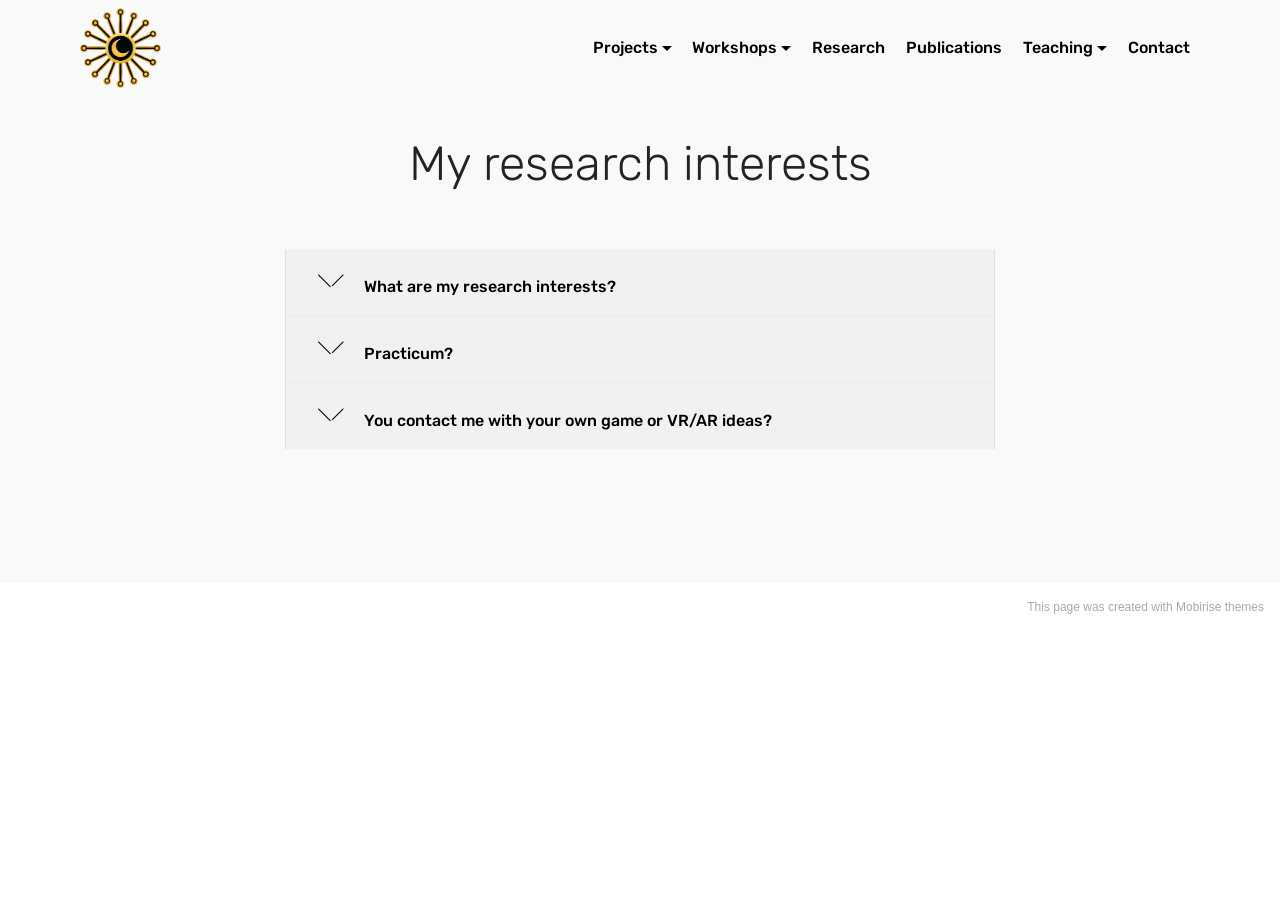
<file: page5.html>
<!DOCTYPE html>
<html  >
<head>
  <!-- Site made with Mobirise Website Builder v5.4.1, https://mobirise.com -->
  <meta charset="UTF-8">
  <meta http-equiv="X-UA-Compatible" content="IE=edge">
  <meta name="generator" content="Mobirise v5.4.1, mobirise.com">
  <meta name="viewport" content="width=device-width, initial-scale=1, minimum-scale=1">
  <link rel="shortcut icon" href="assets/images/sanalus-logo.png" type="image/x-icon">
  <meta name="description" content="Web Builder Description">
  
  
  <title>research</title>
  <link rel="stylesheet" href="assets/web/assets/mobirise-icons/mobirise-icons.css">
  <link rel="stylesheet" href="assets/bootstrap/css/bootstrap.min.css">
  <link rel="stylesheet" href="assets/bootstrap/css/bootstrap-grid.min.css">
  <link rel="stylesheet" href="assets/bootstrap/css/bootstrap-reboot.min.css">
  <link rel="stylesheet" href="assets/tether/tether.min.css">
  <link rel="stylesheet" href="assets/dropdown/css/style.css">
  <link rel="stylesheet" href="assets/theme/css/style.css">
  <link rel="preload" href="https://fonts.googleapis.com/css?family=Rubik:300,300i,400,400i,500,500i,700,700i,900,900i&display=swap" as="style" onload="this.onload=null;this.rel='stylesheet'">
  <noscript><link rel="stylesheet" href="https://fonts.googleapis.com/css?family=Rubik:300,300i,400,400i,500,500i,700,700i,900,900i&display=swap"></noscript>
  <link rel="preload" as="style" href="assets/mobirise/css/mbr-additional.css"><link rel="stylesheet" href="assets/mobirise/css/mbr-additional.css" type="text/css">
  
  
  
  
</head>
<body>
  
  <section class="menu cid-rIiBuCguEF" once="menu" id="menu2-n">

    

    <nav class="navbar navbar-expand beta-menu navbar-dropdown align-items-center navbar-fixed-top navbar-toggleable-sm bg-color transparent">
        <button class="navbar-toggler navbar-toggler-right" type="button" data-toggle="collapse" data-target="#navbarSupportedContent" aria-controls="navbarSupportedContent" aria-expanded="false" aria-label="Toggle navigation">
            <div class="hamburger">
                <span></span>
                <span></span>
                <span></span>
                <span></span>
            </div>
        </button>
        <div class="menu-logo">
            <div class="navbar-brand">
                <span class="navbar-logo">
                    <a href="index.html">
                        <img src="assets/images/sanalus-logo.png" alt="Sanalus.ai" title="" style="height: 5rem;">
                    </a>
                </span>
                
            </div>
        </div>
        <div class="collapse navbar-collapse" id="navbarSupportedContent">
            <ul class="navbar-nav nav-dropdown nav-right" data-app-modern-menu="true"><li class="nav-item dropdown"><a class="nav-link link dropdown-toggle text-black display-5" href="index.html" data-toggle="dropdown-submenu" aria-expanded="false">Projects</a><div class="dropdown-menu"><a class="dropdown-item text-black display-5" href="index.html#features2-5">Recent Projects</a><a class="dropdown-item text-black display-5" href="index.html#features18-4">Virtual Reality</a><a class="dropdown-item text-black display-5" href="index.html#features3-m">More Projects</a><a class="dropdown-item text-black display-5" href="index.html#features3-x" aria-expanded="false">Simulations<br></a></div></li><li class="nav-item dropdown"><a class="nav-link link dropdown-toggle text-black display-5" href="https://mobirise.co" data-toggle="dropdown-submenu" aria-expanded="false">Workshops</a><div class="dropdown-menu"><a class="dropdown-item text-black display-5" href="index.html#features13-11">International</a><a class="dropdown-item text-black display-5" href="index.html#header16-18">National</a><a class="dropdown-item text-black display-5" href="page7.html" aria-expanded="false">Industrial<br></a><a class="dropdown-item text-black display-5" href="page10.html" aria-expanded="false">Talks<br></a></div></li>
                <li class="nav-item">
                    <a class="nav-link link text-black display-5" href="page5.html">Research</a>
                </li><li class="nav-item"><a class="nav-link link text-black display-5" href="page6.html">Publications</a></li><li class="nav-item dropdown"><a class="nav-link link dropdown-toggle text-black display-5" href="index.html#contacts1-p" data-toggle="dropdown-submenu" aria-expanded="false">Teaching</a><div class="dropdown-menu"><a class="dropdown-item text-black display-5" href="index.html#content9-1h">Lectures<br></a><a class="dropdown-item text-black display-5" href="index.html#content9-1i">Students<br></a></div></li><li class="nav-item"><a class="nav-link link text-black display-5" href="index.html#contacts1-p">Contact</a></li></ul>
            
        </div>
    </nav>
</section>

<section class="accordion1 cid-rIpx8tXqMT" id="accordion1-o">

    

    
    <div class="container">
        <div class="media-container-row">
            <div class="col-12 col-md-8">
                <div class="section-head text-center space30">
                    <h2 class="mbr-section-title pb-5 mbr-fonts-style display-2">My research interests</h2>
                </div>
                <div class="clearfix"></div>
                <div id="bootstrap-accordion_33" class="panel-group accordionStyles accordion" role="tablist" aria-multiselectable="true">
                    <div class="card">
                        <div class="card-header" role="tab" id="headingOne">
                            <a role="button" class="panel-title collapsed text-black" data-toggle="collapse" data-core="" href="#collapse1_33" aria-expanded="false" aria-controls="collapse1">
                                <h4 class="mbr-fonts-style display-5">
                                    <span class="sign mbr-iconfont mbri-arrow-down inactive"></span>
                                    What are my research interests?
                                </h4>
                            </a>
                        </div>
                        <div id="collapse1_33" class="panel-collapse noScroll collapse " role="tabpanel" aria-labelledby="headingOne" data-parent="#bootstrap-accordion_33">
                            <div class="panel-body p-4">
                                <p class="mbr-fonts-style panel-text display-7">My research is in software engineering and artificial intelligence. Most of my recent work asks how generative AI and large language models change the way software is specified, built, estimated and maintained, and what practitioners gain or lose in the process. With colleagues in the European software process improvement community I run a series of adapted multivocal literature reviews, which combine academic and grey literature, on AI-based software engineering, context engineering for GenAI-enabled development, automated refactoring, DevOps, DevSecOps, MLOps and CloudOps, low-code and inner source, programming language selection, estimation, and usability measurement.<br><br>A second strand concerns immersive environments and digital governance. I study the Metaverse as a setting for public services and citizen participation, including a case study of The Gambia, the training potential of virtual worlds, and emotion and attention in virtual reality using biosignals, eye tracking and explainable AI. Related work looks at digital disinformation and the regulation of socially critical software.<br><br>I remain interested in the human side of software development: team dynamics, personality, occupational anxiety and well-being, and the ethical questions raised by AI-based systems, including bias. My earlier work on gamification, serious games, game theory and mechanism design for the software process still shapes how I think about incentives and engagement.<br><br>Since July 2026 I have been putting this research into practice at Sanalus.ai, a platform in development for evidence-based assessment of independent and AI-assisted software engineering competence.<br><br>Current topics:<br>- Generative AI and large language models in software engineering<br>- Context engineering and AI agents for software development<br>- Multivocal literature reviews and empirical software engineering<br>- DevOps, MLOps and software process improvement<br>- Metaverse, virtual reality and digital governance<br>- Human factors, ethics and bias in AI-based systems<br>- Gamification, serious games and mechanism design</p>
                            </div>
                        </div>
                    </div>
                    <div class="card">
                        <div class="card-header" role="tab" id="headingTwo">
                            <a role="button" class="collapsed panel-title text-black" data-toggle="collapse" data-core="" href="#collapse2_33" aria-expanded="false" aria-controls="collapse2">
                                <h4 class="mbr-fonts-style display-5">
                                    <span class="sign mbr-iconfont mbri-arrow-down inactive"></span> Practicum?
                               </h4>
                            </a>
                            
                        </div>
                        <div id="collapse2_33" class="panel-collapse noScroll collapse" role="tabpanel" aria-labelledby="headingTwo" data-parent="#bootstrap-accordion_33">
                            <div class="panel-body p-4">
                                <p class="mbr-fonts-style panel-text display-7">These project ideas are targeted at third- and fourth-year computing students at Dublin City University. Some may also be suitable starting points for MSc practicums.<br><br>    Virtual Reality-Based Digital Storytelling with Believable Agents using Irish Folklore<br><br>    Modelling Virtual Personalities for a Serious Game on Agile Software Development<br><br>    Dynamic story generation in virtual reality (VR) using an artificial intelligence-based narrative engine<br></p>
                            </div>
                        </div>
                    </div>
                    <div class="card">
                        <div class="card-header" role="tab" id="headingThree">
                            <a role="button" class="collapsed text-black panel-title" data-toggle="collapse" data-core="" href="#collapse3_33" aria-expanded="false" aria-controls="collapse3">
                                <h4 class="mbr-fonts-style display-5">
                                    <span class="sign mbr-iconfont mbri-arrow-down inactive"></span>&nbsp;You contact me with your own game or VR/AR ideas?</h4>
                            </a>
                        </div>
                        <div id="collapse3_33" class="panel-collapse noScroll collapse" role="tabpanel" aria-labelledby="headingThree" data-parent="#bootstrap-accordion_33">
                            <div class="panel-body p-4">
                                <p class="mbr-fonts-style panel-text display-7"><strong>Potential Research Projects</strong><br><br>    What follows is a list of possible projects suggested by myself.<br>    <br>Please check them and see me for a project if you are interested.<br>    <br>* &nbsp;<strong>Game-like learning</strong> environments for both entertainment and education,<br>    * &nbsp;<strong>Serious and educational </strong>game design and development,<br>    * &nbsp;Game-Based Learning,<strong> in-game advertising (IGA)</strong>, i.e. advergaming,<br>    * &nbsp;<strong>Gamification</strong> applications in software engineering and project management,<br>    * &nbsp;<strong>Innovative</strong> game design in MMOGs, MOOCs,<br>    * &nbsp;<strong>Educational</strong> video games for addressing special issues,<br>    * &nbsp;<strong>Virtual Organizations</strong>, agent-based software modeling,<br>    * &nbsp;<strong>Software Project Planning</strong>, Monitoring and Control,<br>    * &nbsp;Volunteer-Based <strong>Crowdsourcing</strong>, Persuasive Technologies.<br></p>
                            </div>
                        </div>
                    </div>
                    
                    
                    
                </div>
            </div>
        </div>
    </div>
</section><section style="background-color: #fff; font-family: -apple-system, BlinkMacSystemFont, 'Segoe UI', 'Roboto', 'Helvetica Neue', Arial, sans-serif; color:#aaa; font-size:12px; padding: 0; align-items: center; display: flex;"><a href="https://mobirise.site/m" style="flex: 1 1; height: 3rem; padding-left: 1rem;"></a><p style="flex: 0 0 auto; margin:0; padding-right:1rem;"><a href="https://mobirise.site/r" style="color:#aaa;">This page</a> was created with Mobirise themes</p></section><script src="assets/popper/popper.min.js"></script>  <script src="assets/web/assets/jquery/jquery.min.js"></script>  <script src="assets/bootstrap/js/bootstrap.min.js"></script>  <script src="assets/tether/tether.min.js"></script>  <script src="assets/smoothscroll/smooth-scroll.js"></script>  <script src="assets/dropdown/js/nav-dropdown.js"></script>  <script src="assets/dropdown/js/navbar-dropdown.js"></script>  <script src="assets/touchswipe/jquery.touch-swipe.min.js"></script>  <script src="assets/mbr-switch-arrow/mbr-switch-arrow.js"></script>  <script src="assets/theme/js/script.js"></script>  
  
  
</body>
</html>
</file>
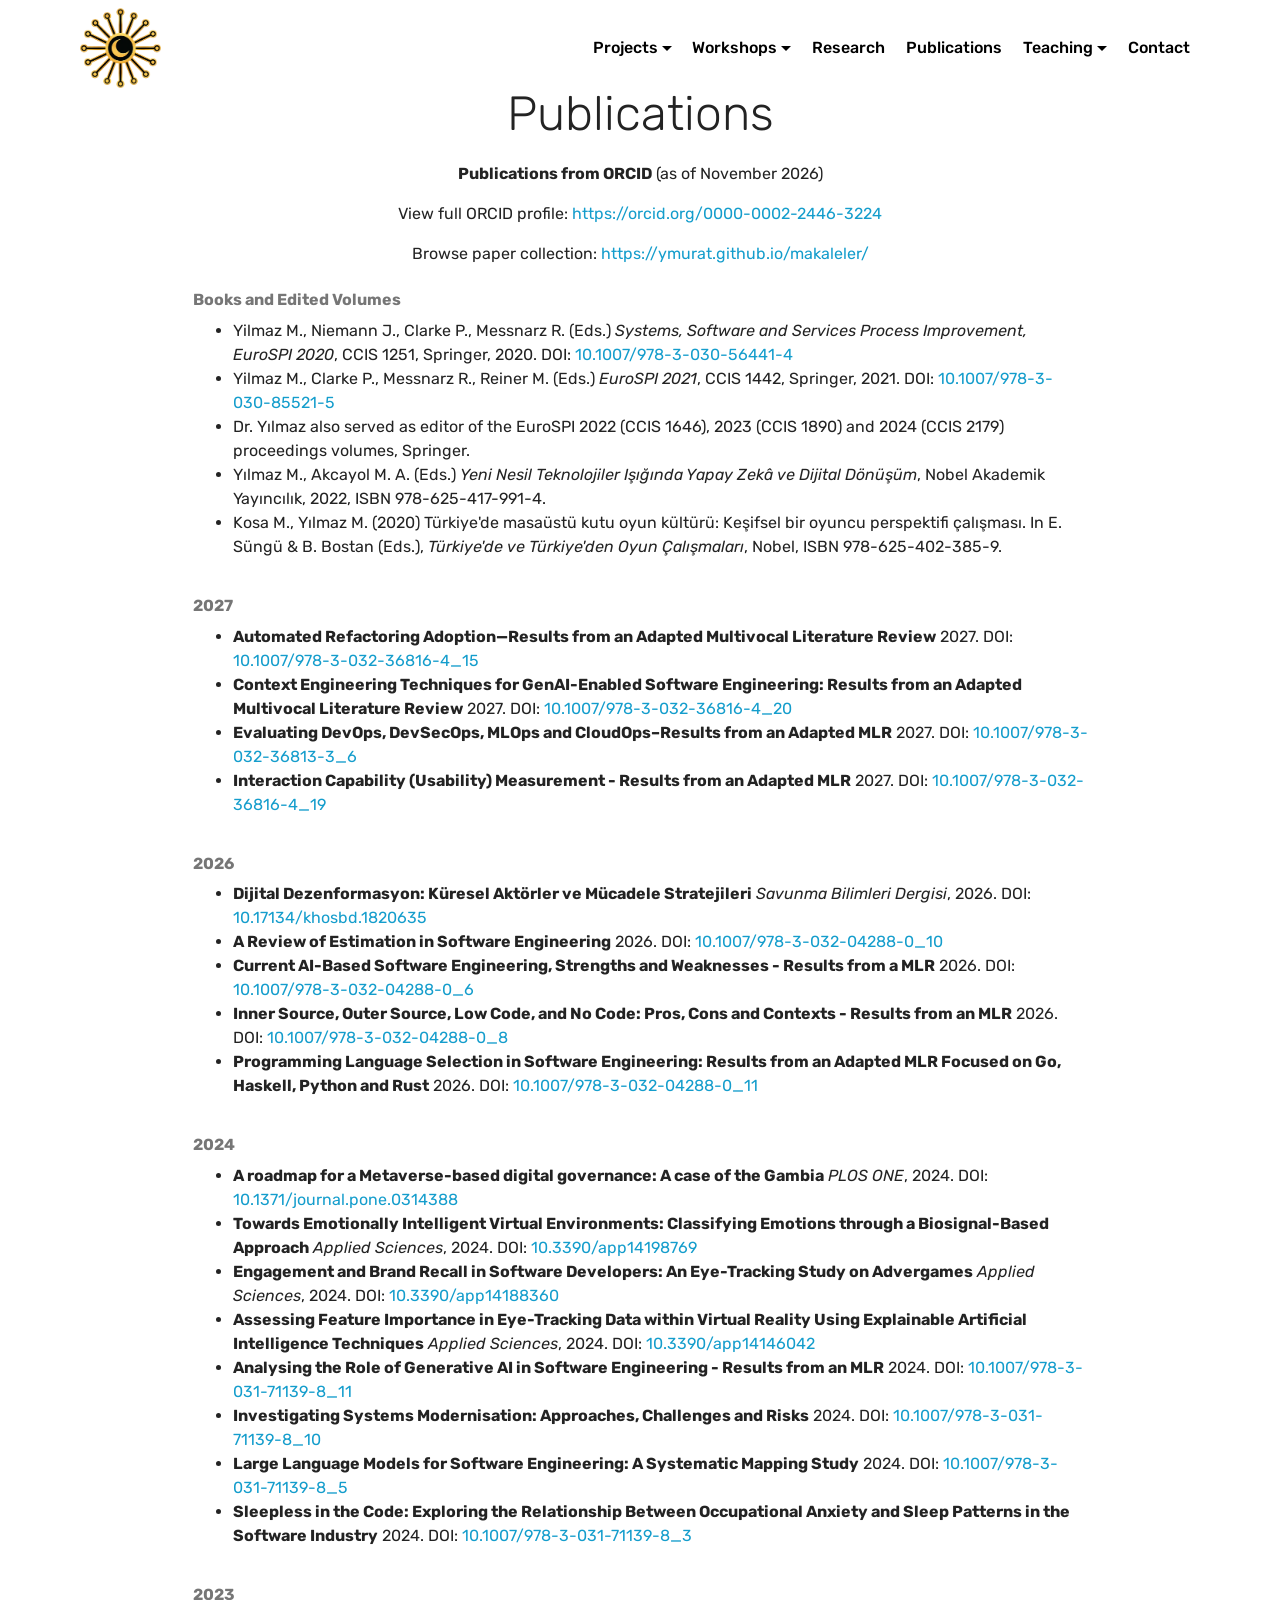
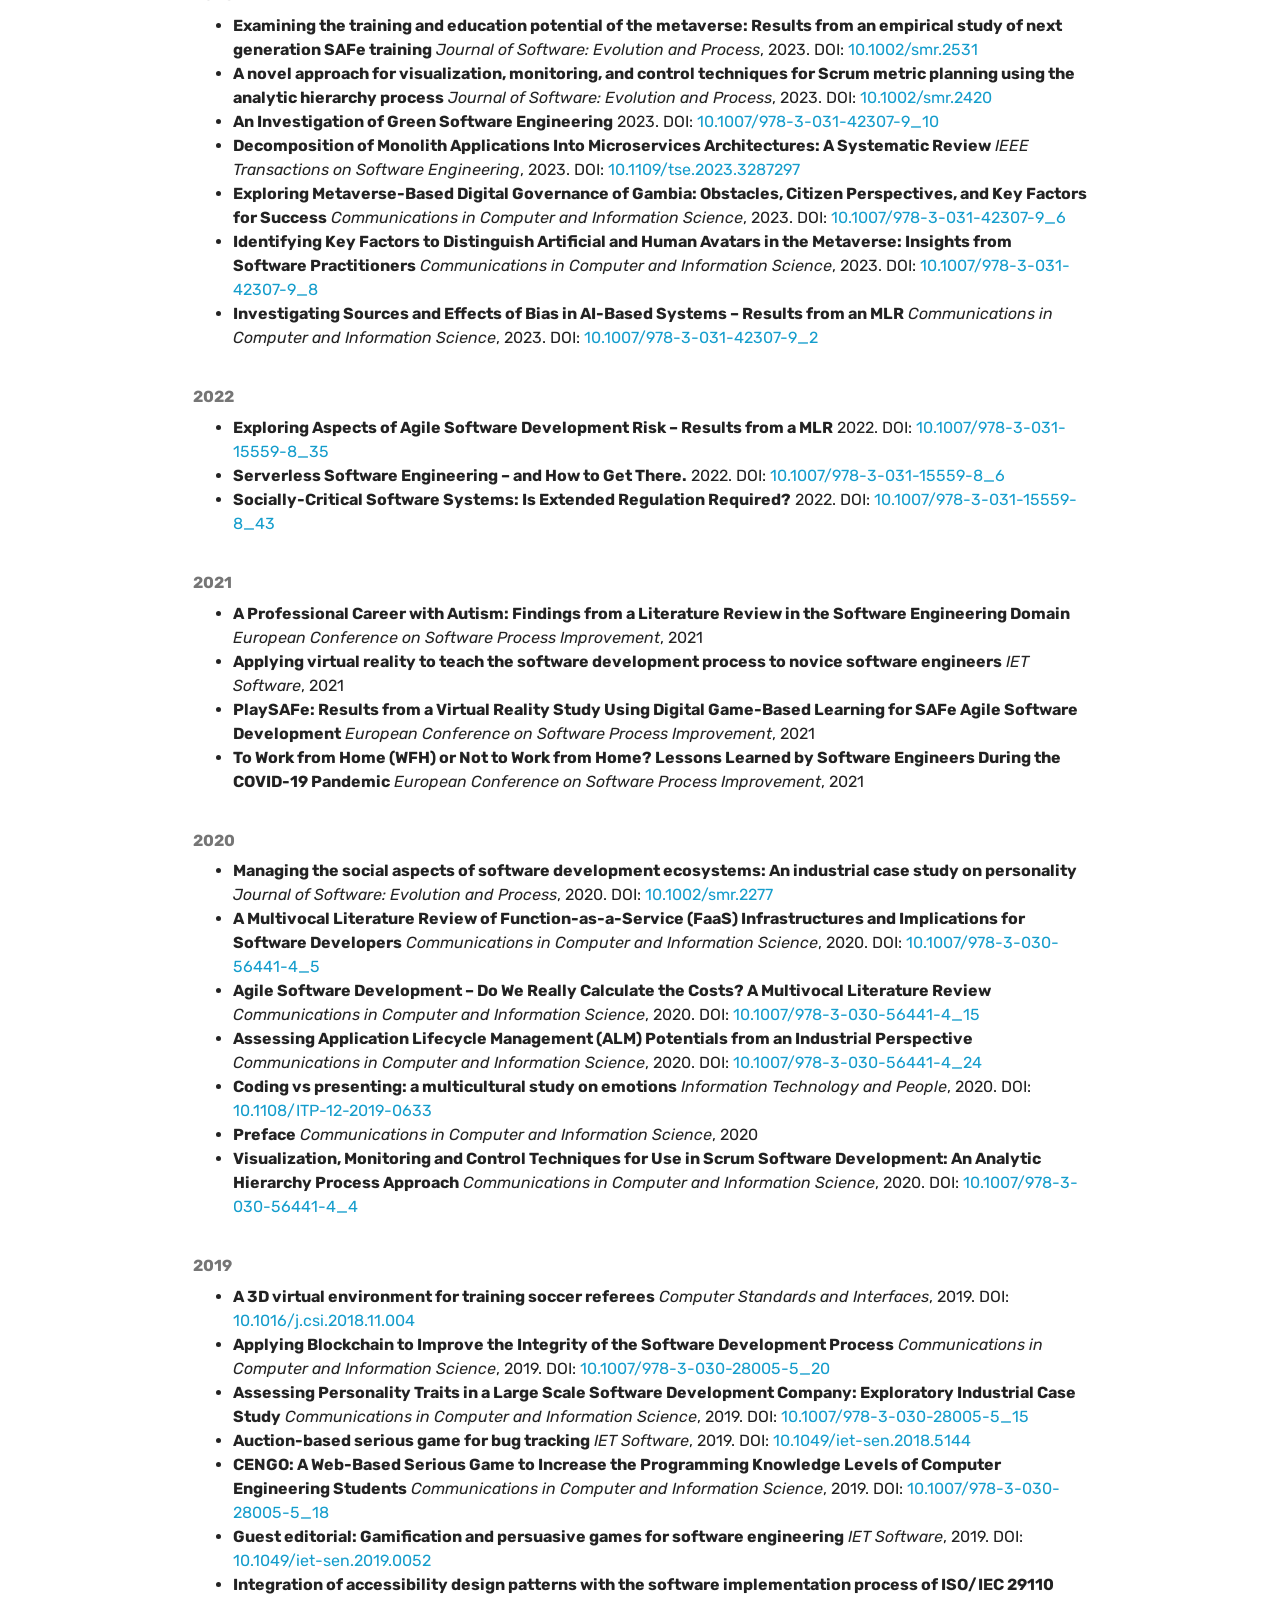
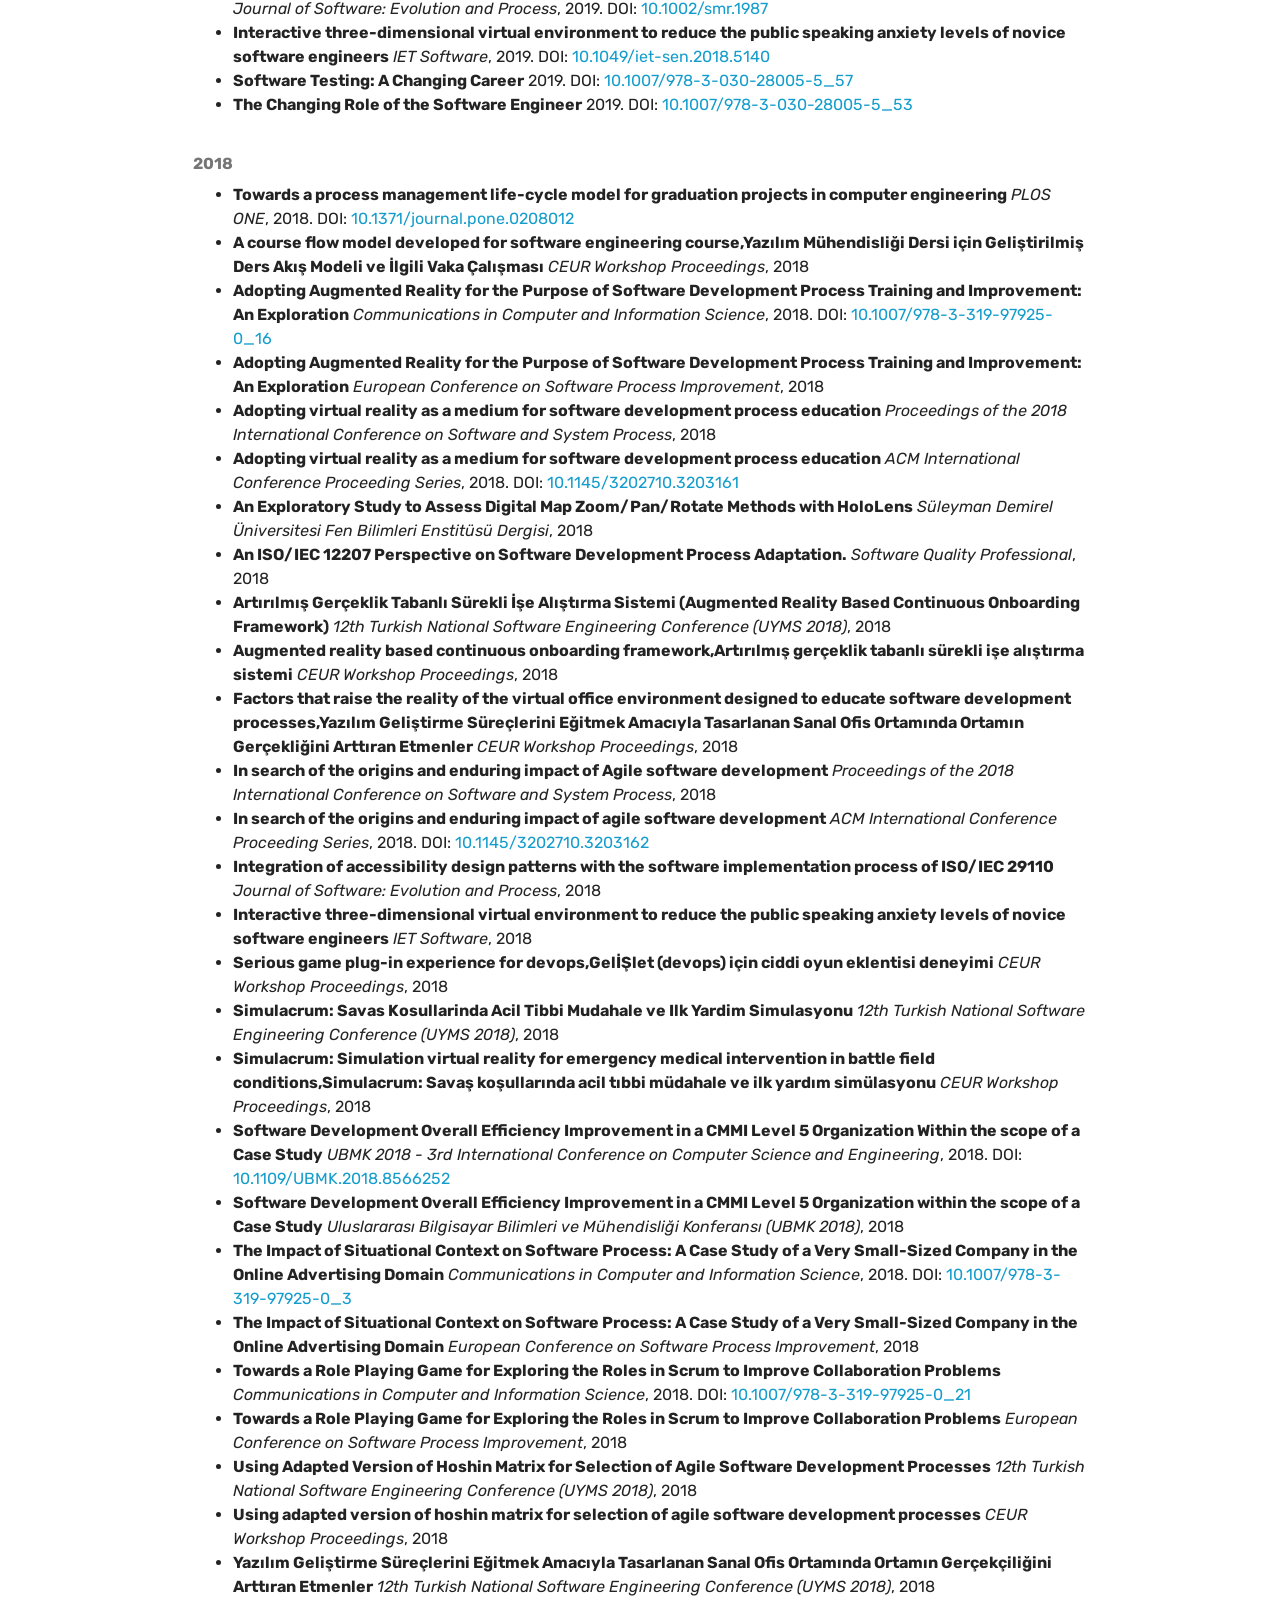
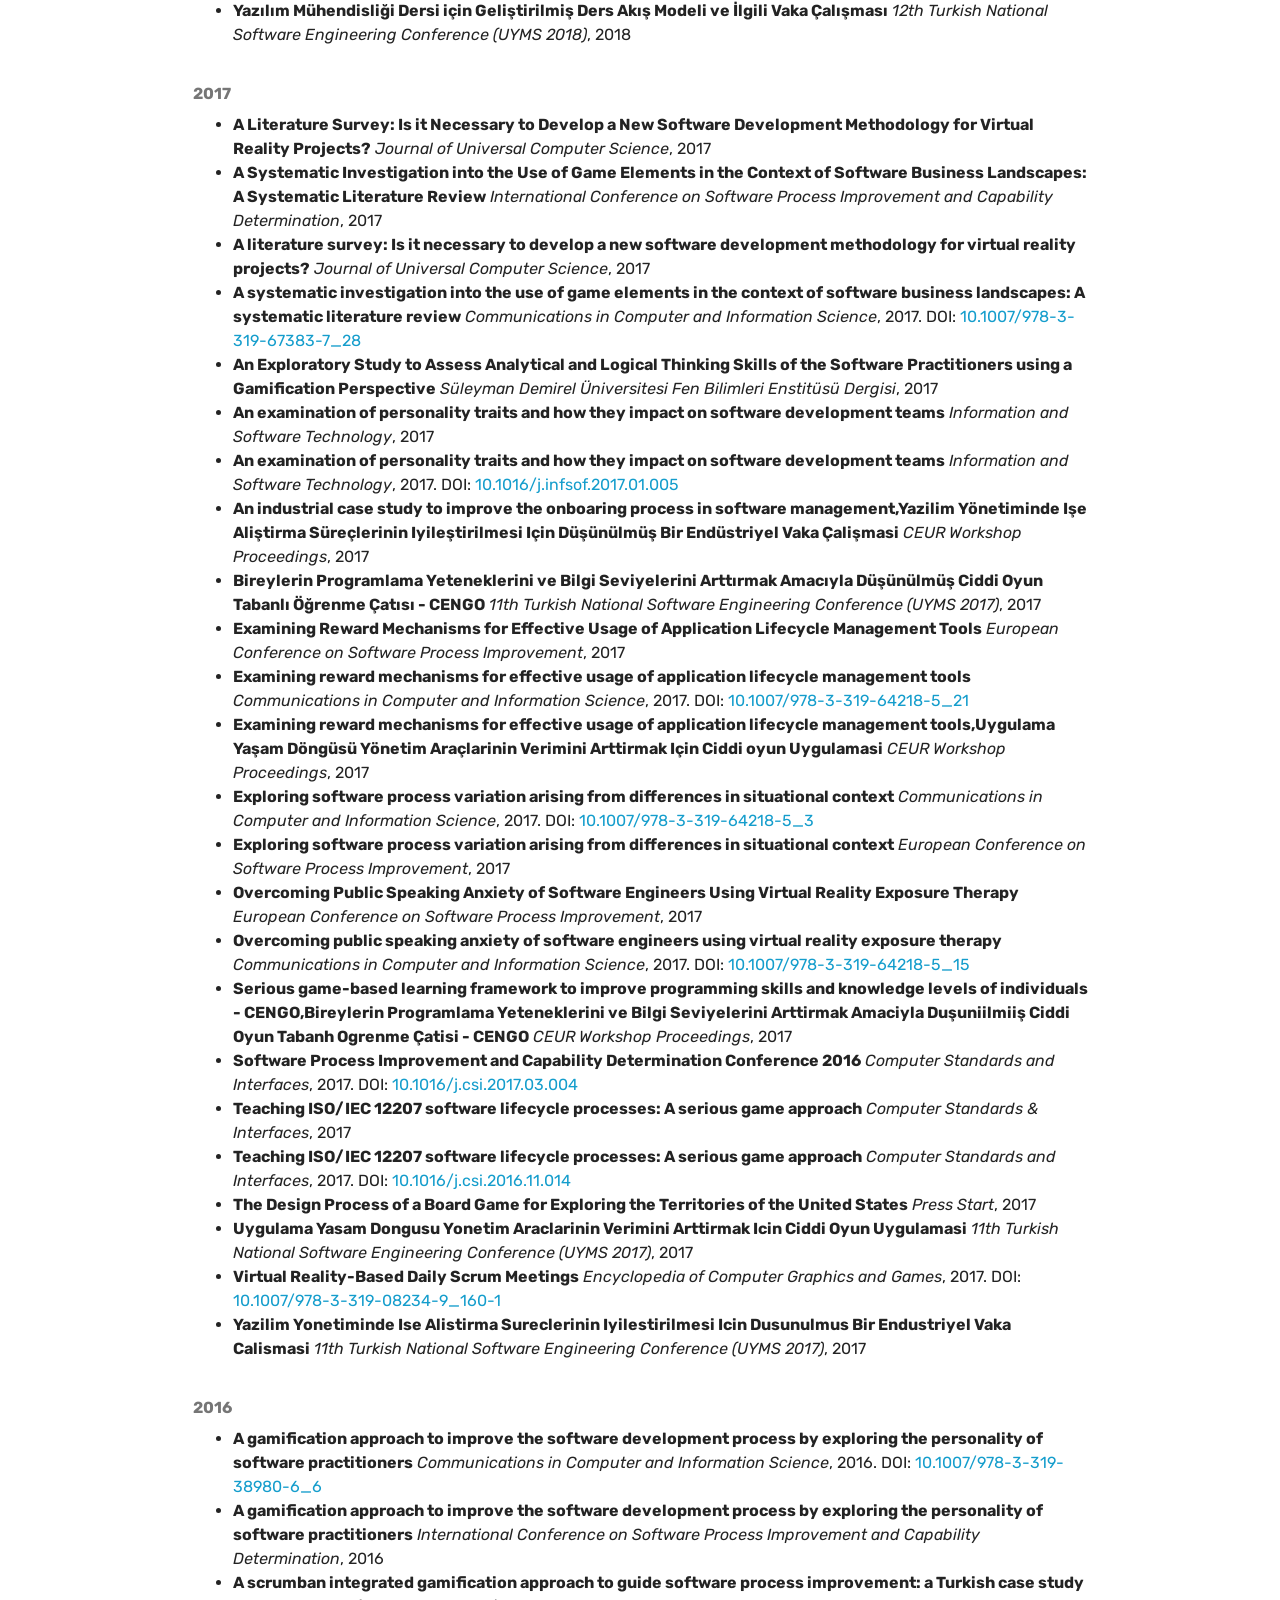
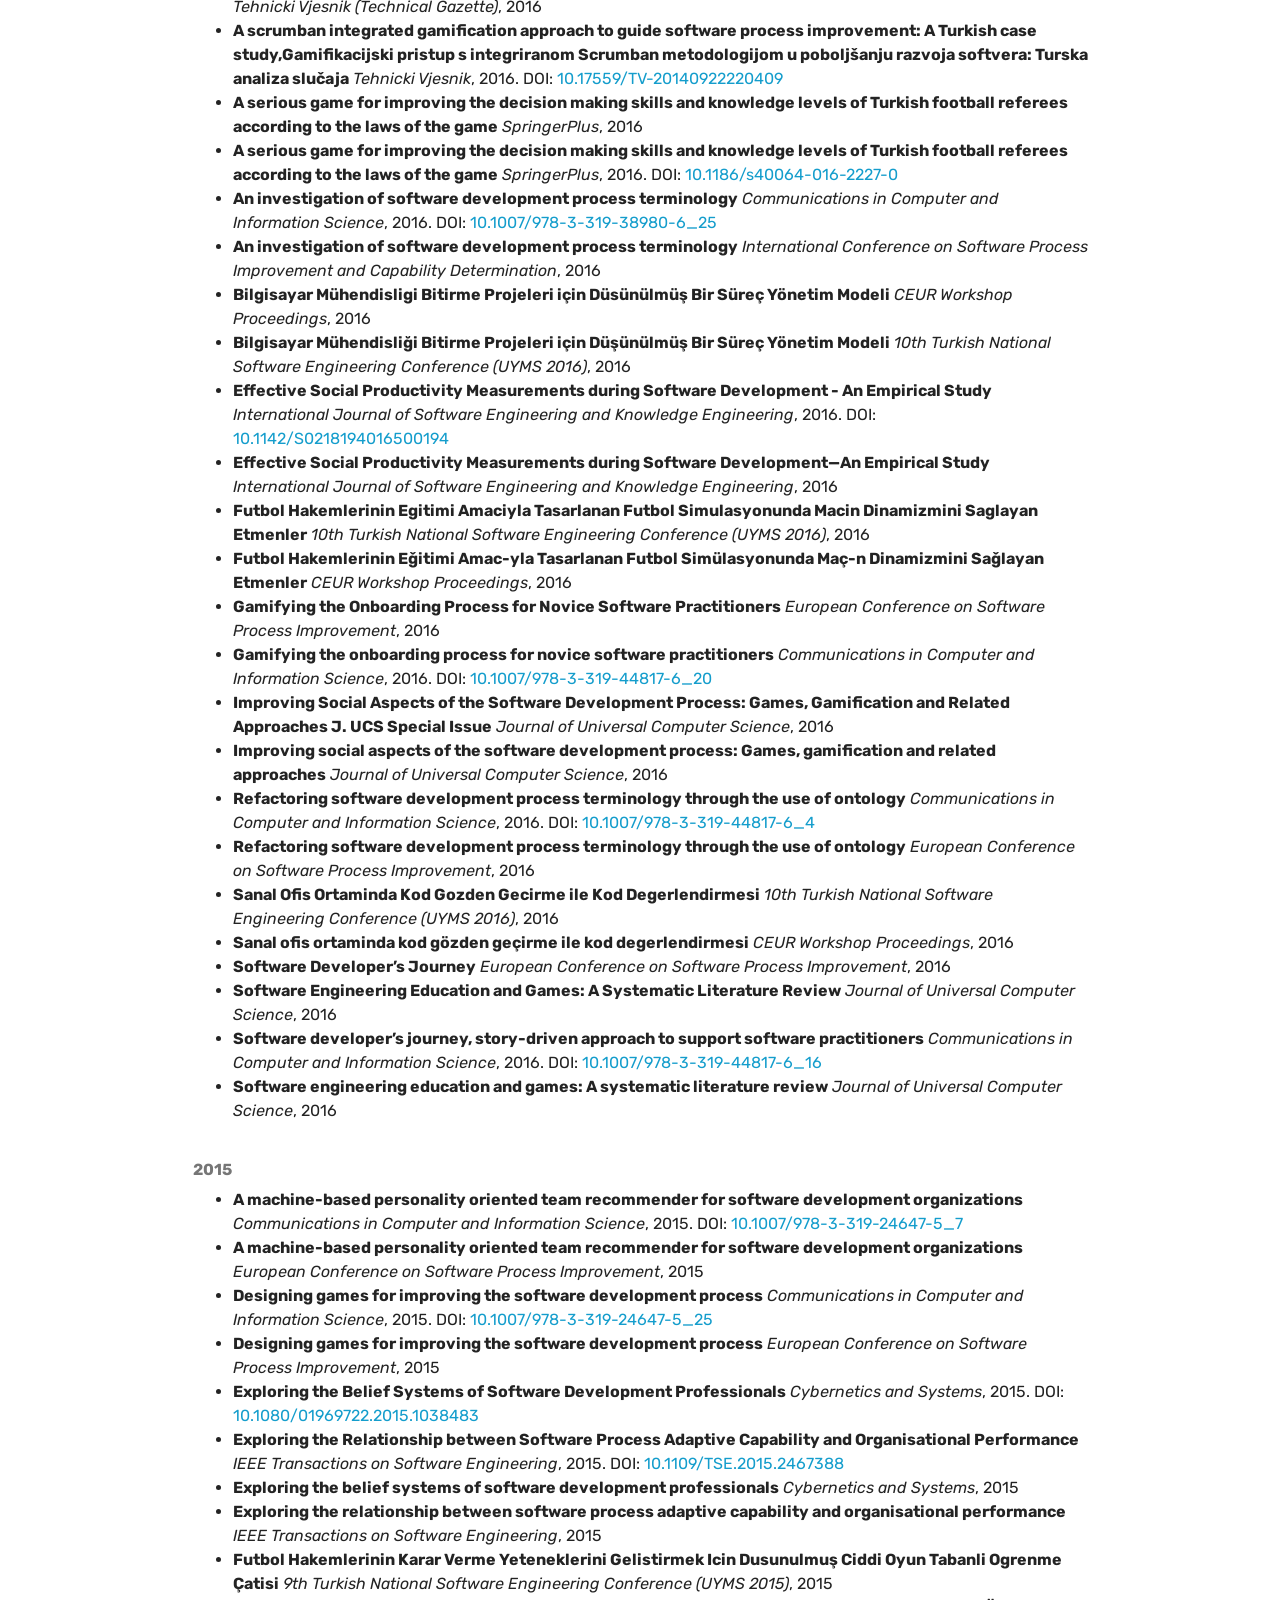
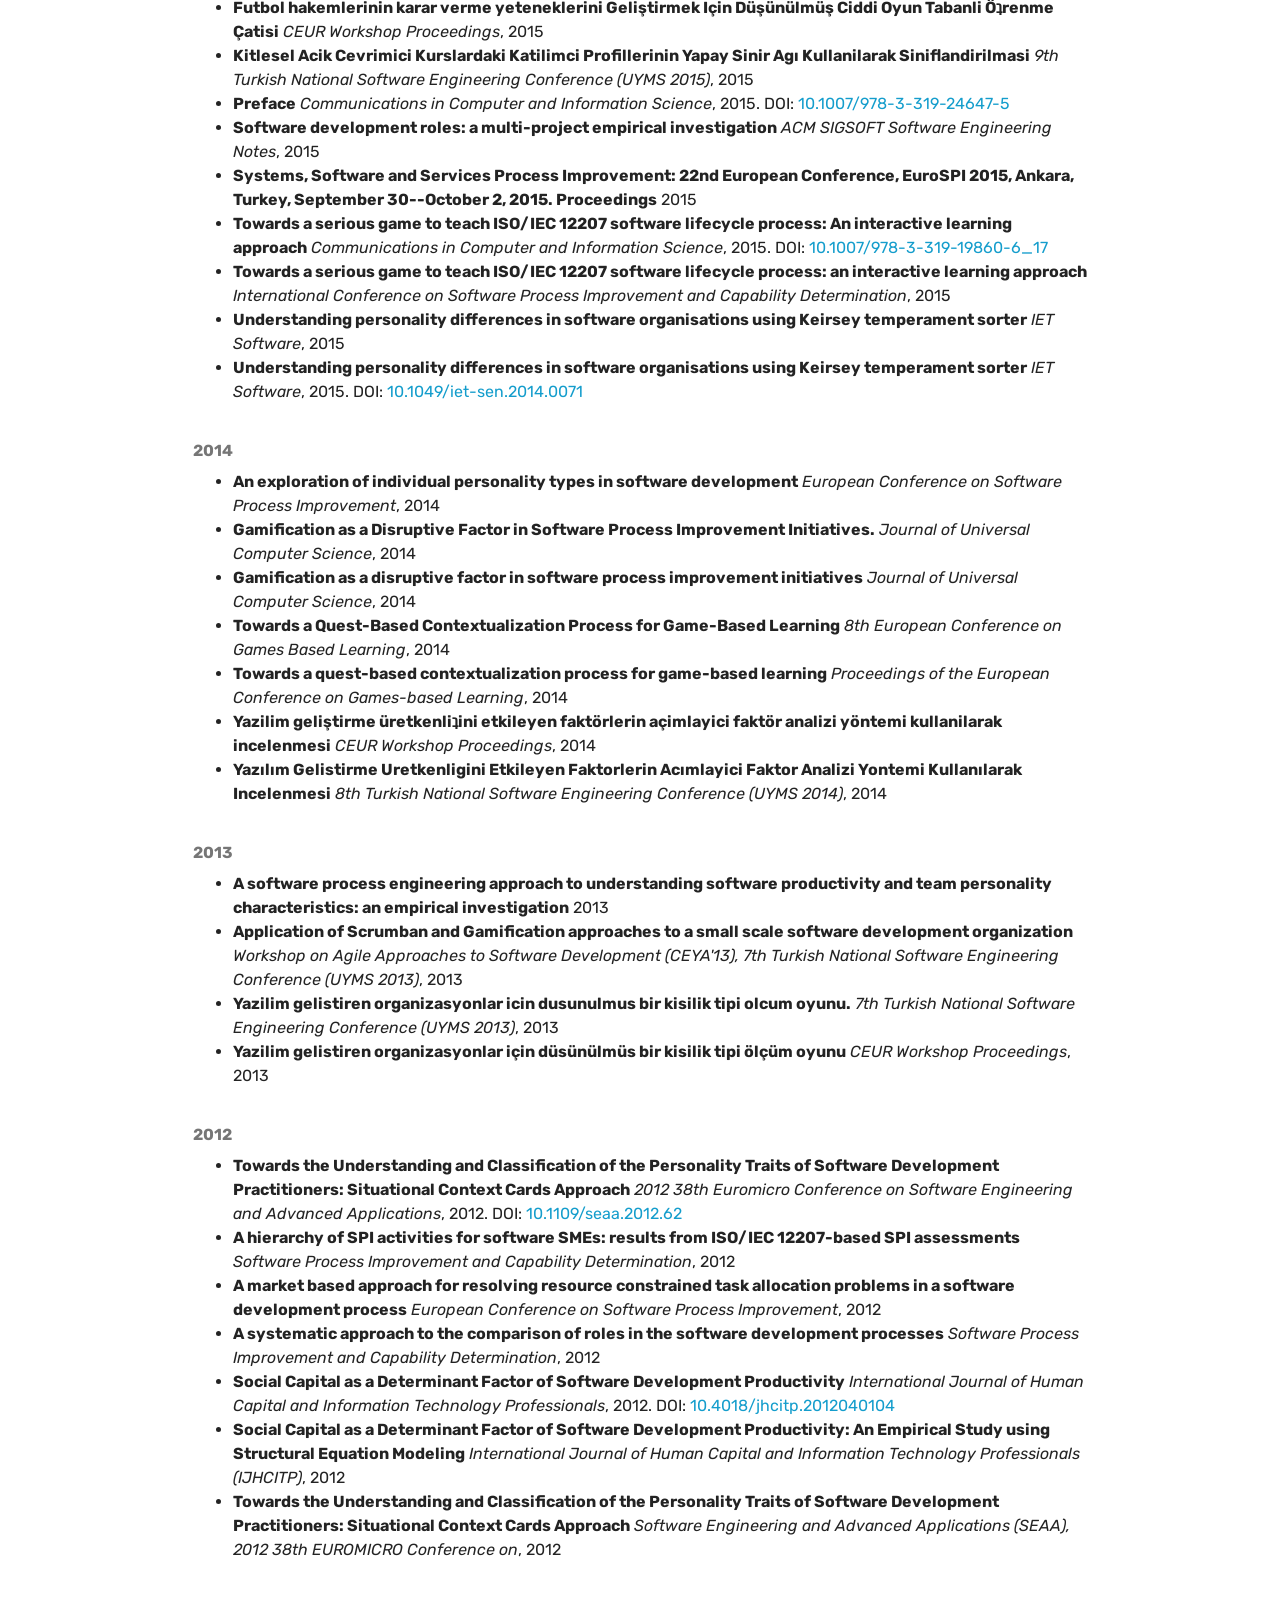
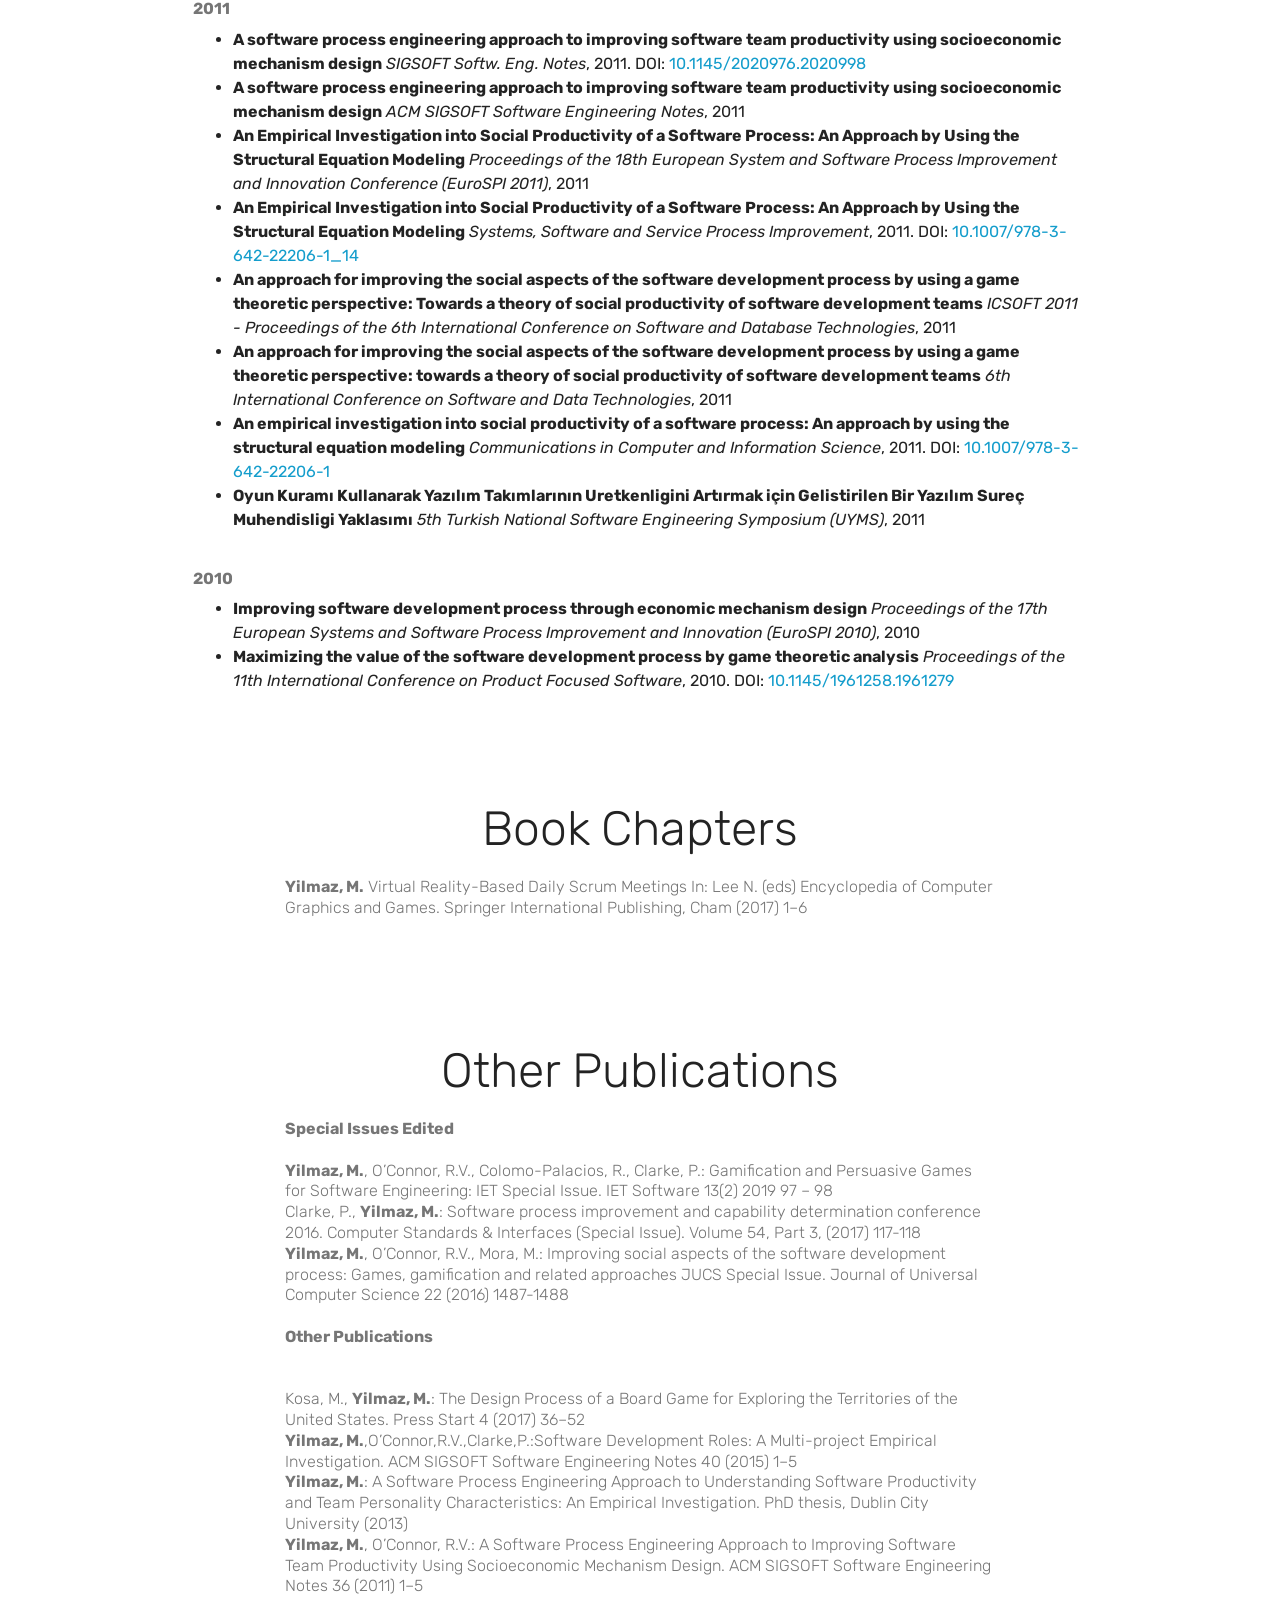
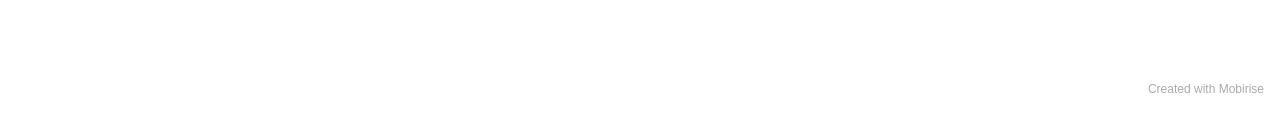
<file: page6.html>
<!DOCTYPE html>
<html  >
<head>
  <!-- Site made with Mobirise Website Builder v5.4.1, https://mobirise.com -->
  <meta charset="UTF-8">
  <meta http-equiv="X-UA-Compatible" content="IE=edge">
  <meta name="generator" content="Mobirise v5.4.1, mobirise.com">
  <meta name="viewport" content="width=device-width, initial-scale=1, minimum-scale=1">
  <link rel="shortcut icon" href="assets/images/sanalus-logo.png" type="image/x-icon">
  <meta name="description" content="Web Site Builder Description">
  
  
  <title>publications</title>
  <link rel="stylesheet" href="assets/web/assets/mobirise-icons/mobirise-icons.css">
  <link rel="stylesheet" href="assets/bootstrap/css/bootstrap.min.css">
  <link rel="stylesheet" href="assets/bootstrap/css/bootstrap-grid.min.css">
  <link rel="stylesheet" href="assets/bootstrap/css/bootstrap-reboot.min.css">
  <link rel="stylesheet" href="assets/tether/tether.min.css">
  <link rel="stylesheet" href="assets/dropdown/css/style.css">
  <link rel="stylesheet" href="assets/theme/css/style.css">
  <link rel="preload" href="https://fonts.googleapis.com/css?family=Rubik:300,300i,400,400i,500,500i,700,700i,900,900i&display=swap" as="style" onload="this.onload=null;this.rel='stylesheet'">
  <noscript><link rel="stylesheet" href="https://fonts.googleapis.com/css?family=Rubik:300,300i,400,400i,500,500i,700,700i,900,900i&display=swap"></noscript>
  <link rel="preload" as="style" href="assets/mobirise/css/mbr-additional.css"><link rel="stylesheet" href="assets/mobirise/css/mbr-additional.css" type="text/css">
  
  
  
  
</head>
<body>
  
  <section class="menu cid-rIiBuCguEF" once="menu" id="menu2-r">

    

    <nav class="navbar navbar-expand beta-menu navbar-dropdown align-items-center navbar-fixed-top navbar-toggleable-sm bg-color transparent">
        <button class="navbar-toggler navbar-toggler-right" type="button" data-toggle="collapse" data-target="#navbarSupportedContent" aria-controls="navbarSupportedContent" aria-expanded="false" aria-label="Toggle navigation">
            <div class="hamburger">
                <span></span>
                <span></span>
                <span></span>
                <span></span>
            </div>
        </button>
        <div class="menu-logo">
            <div class="navbar-brand">
                <span class="navbar-logo">
                    <a href="index.html">
                        <img src="assets/images/sanalus-logo.png" alt="Sanalus.ai" title="" style="height: 5rem;">
                    </a>
                </span>
                
            </div>
        </div>
        <div class="collapse navbar-collapse" id="navbarSupportedContent">
            <ul class="navbar-nav nav-dropdown nav-right" data-app-modern-menu="true"><li class="nav-item dropdown"><a class="nav-link link dropdown-toggle text-black display-5" href="index.html" data-toggle="dropdown-submenu" aria-expanded="false">Projects</a><div class="dropdown-menu"><a class="dropdown-item text-black display-5" href="index.html#features2-5">Recent Projects</a><a class="dropdown-item text-black display-5" href="index.html#features18-4">Virtual Reality</a><a class="dropdown-item text-black display-5" href="index.html#features3-m">More Projects</a><a class="dropdown-item text-black display-5" href="index.html#features3-x" aria-expanded="false">Simulations<br></a></div></li><li class="nav-item dropdown"><a class="nav-link link dropdown-toggle text-black display-5" href="https://mobirise.co" data-toggle="dropdown-submenu" aria-expanded="false">Workshops</a><div class="dropdown-menu"><a class="dropdown-item text-black display-5" href="index.html#features13-11">International</a><a class="dropdown-item text-black display-5" href="index.html#header16-18">National</a><a class="dropdown-item text-black display-5" href="page7.html" aria-expanded="false">Industrial<br></a><a class="dropdown-item text-black display-5" href="page10.html" aria-expanded="false">Talks<br></a></div></li>
                <li class="nav-item">
                    <a class="nav-link link text-black display-5" href="page5.html">Research</a>
                </li><li class="nav-item"><a class="nav-link link text-black display-5" href="page6.html">Publications</a></li><li class="nav-item dropdown"><a class="nav-link link dropdown-toggle text-black display-5" href="index.html#contacts1-p" data-toggle="dropdown-submenu" aria-expanded="false">Teaching</a><div class="dropdown-menu"><a class="dropdown-item text-black display-5" href="index.html#content9-1h">Lectures<br></a><a class="dropdown-item text-black display-5" href="index.html#content9-1i">Students<br></a></div></li><li class="nav-item"><a class="nav-link link text-black display-5" href="index.html#contacts1-p">Contact</a></li></ul>
            
        </div>
    </nav>
</section>

<section class="mbr-section content4 cid-rIpGFkQ0e4" id="content4-t">
    
    

    <div class="container">
    <div class="media-container-row">
        <div class="title col-12 col-md-10">
            <h2 class="align-center pb-3 mbr-fonts-style display-2">Publications</h2>
            <div class="mbr-section-text align-center mbr-fonts-style display-5">
                <p><strong>Publications from ORCID</strong> (as of November 2026)</p>
                <p>View full ORCID profile: <a href="https://orcid.org/0000-0002-2446-3224" target="_blank">https://orcid.org/0000-0002-2446-3224</a></p>
                <p>Browse paper collection: <a href="https://ymurat.github.io/makaleler/" target="_blank">https://ymurat.github.io/makaleler/</a></p>
            </div>
            <h3 class="mbr-section-subtitle mbr-fonts-style display-5 mt-4"><strong>Books and Edited Volumes</strong></h3>
            <ul class="mbr-fonts-style display-7">
                <li>Yilmaz M., Niemann J., Clarke P., Messnarz R. (Eds.) <em>Systems, Software and Services Process Improvement, EuroSPI 2020</em>, CCIS 1251, Springer, 2020. DOI: <a href="https://doi.org/10.1007/978-3-030-56441-4" target="_blank">10.1007/978-3-030-56441-4</a></li>
                <li>Yilmaz M., Clarke P., Messnarz R., Reiner M. (Eds.) <em>EuroSPI 2021</em>, CCIS 1442, Springer, 2021. DOI: <a href="https://doi.org/10.1007/978-3-030-85521-5" target="_blank">10.1007/978-3-030-85521-5</a></li>
                <li>Dr. Yılmaz also served as editor of the EuroSPI 2022 (CCIS 1646), 2023 (CCIS 1890) and 2024 (CCIS 2179) proceedings volumes, Springer.</li>
                <li>Yılmaz M., Akcayol M. A. (Eds.) <em>Yeni Nesil Teknolojiler Işığında Yapay Zekâ ve Dijital Dönüşüm</em>, Nobel Akademik Yayıncılık, 2022, ISBN 978-625-417-991-4.</li>
                <li>Kosa M., Yılmaz M. (2020) Türkiye'de masaüstü kutu oyun kültürü: Keşifsel bir oyuncu perspektifi çalışması. In E. Süngü & B. Bostan (Eds.), <em>Türkiye'de ve Türkiye'den Oyun Çalışmaları</em>, Nobel, ISBN 978-625-402-385-9.</li>
            </ul>
            <h3 class="mbr-section-subtitle mbr-fonts-style display-5 mt-4"><strong>2027</strong></h3>
            <ul class="mbr-fonts-style display-7">
                <li><strong>Automated Refactoring Adoption—Results from an Adapted Multivocal Literature Review</strong> 2027. DOI: <a href="https://doi.org/10.1007/978-3-032-36816-4_15" target="_blank">10.1007/978-3-032-36816-4_15</a></li>
                <li><strong>Context Engineering Techniques for GenAI-Enabled Software Engineering: Results from an Adapted Multivocal Literature Review</strong> 2027. DOI: <a href="https://doi.org/10.1007/978-3-032-36816-4_20" target="_blank">10.1007/978-3-032-36816-4_20</a></li>
                <li><strong>Evaluating DevOps, DevSecOps, MLOps and CloudOps–Results from an Adapted MLR</strong> 2027. DOI: <a href="https://doi.org/10.1007/978-3-032-36813-3_6" target="_blank">10.1007/978-3-032-36813-3_6</a></li>
                <li><strong>Interaction Capability (Usability) Measurement - Results from an Adapted MLR</strong> 2027. DOI: <a href="https://doi.org/10.1007/978-3-032-36816-4_19" target="_blank">10.1007/978-3-032-36816-4_19</a></li>
            </ul>
            <h3 class="mbr-section-subtitle mbr-fonts-style display-5 mt-4"><strong>2026</strong></h3>
            <ul class="mbr-fonts-style display-7">
                <li><strong>Dijital Dezenformasyon: Küresel Aktörler ve Mücadele Stratejileri</strong> <em>Savunma Bilimleri Dergisi</em>, 2026. DOI: <a href="https://doi.org/10.17134/khosbd.1820635" target="_blank">10.17134/khosbd.1820635</a></li>
                <li><strong>A Review of Estimation in Software Engineering</strong> 2026. DOI: <a href="https://doi.org/10.1007/978-3-032-04288-0_10" target="_blank">10.1007/978-3-032-04288-0_10</a></li>
                <li><strong>Current AI-Based Software Engineering, Strengths and Weaknesses - Results from a MLR</strong> 2026. DOI: <a href="https://doi.org/10.1007/978-3-032-04288-0_6" target="_blank">10.1007/978-3-032-04288-0_6</a></li>
                <li><strong>Inner Source, Outer Source, Low Code, and No Code: Pros, Cons and Contexts - Results from an MLR</strong> 2026. DOI: <a href="https://doi.org/10.1007/978-3-032-04288-0_8" target="_blank">10.1007/978-3-032-04288-0_8</a></li>
                <li><strong>Programming Language Selection in Software Engineering: Results from an Adapted MLR Focused on Go, Haskell, Python and Rust</strong> 2026. DOI: <a href="https://doi.org/10.1007/978-3-032-04288-0_11" target="_blank">10.1007/978-3-032-04288-0_11</a></li>
            </ul>
            <h3 class="mbr-section-subtitle mbr-fonts-style display-5 mt-4"><strong>2024</strong></h3>
            <ul class="mbr-fonts-style display-7">
                <li><strong>A roadmap for a Metaverse-based digital governance: A case of the Gambia</strong> <em>PLOS ONE</em>, 2024. DOI: <a href="https://doi.org/10.1371/journal.pone.0314388" target="_blank">10.1371/journal.pone.0314388</a></li>
                <li><strong>Towards Emotionally Intelligent Virtual Environments: Classifying Emotions through a Biosignal-Based Approach</strong> <em>Applied Sciences</em>, 2024. DOI: <a href="https://doi.org/10.3390/app14198769" target="_blank">10.3390/app14198769</a></li>
                <li><strong>Engagement and Brand Recall in Software Developers: An Eye-Tracking Study on Advergames</strong> <em>Applied Sciences</em>, 2024. DOI: <a href="https://doi.org/10.3390/app14188360" target="_blank">10.3390/app14188360</a></li>
                <li><strong>Assessing Feature Importance in Eye-Tracking Data within Virtual Reality Using Explainable Artificial Intelligence Techniques</strong> <em>Applied Sciences</em>, 2024. DOI: <a href="https://doi.org/10.3390/app14146042" target="_blank">10.3390/app14146042</a></li>
                <li><strong>Analysing the Role of Generative AI in Software Engineering - Results from an MLR</strong> 2024. DOI: <a href="https://doi.org/10.1007/978-3-031-71139-8_11" target="_blank">10.1007/978-3-031-71139-8_11</a></li>
                <li><strong>Investigating Systems Modernisation: Approaches, Challenges and Risks</strong> 2024. DOI: <a href="https://doi.org/10.1007/978-3-031-71139-8_10" target="_blank">10.1007/978-3-031-71139-8_10</a></li>
                <li><strong>Large Language Models for Software Engineering: A Systematic Mapping Study</strong> 2024. DOI: <a href="https://doi.org/10.1007/978-3-031-71139-8_5" target="_blank">10.1007/978-3-031-71139-8_5</a></li>
                <li><strong>Sleepless in the Code: Exploring the Relationship Between Occupational Anxiety and Sleep Patterns in the Software Industry</strong> 2024. DOI: <a href="https://doi.org/10.1007/978-3-031-71139-8_3" target="_blank">10.1007/978-3-031-71139-8_3</a></li>
            </ul>
            <h3 class="mbr-section-subtitle mbr-fonts-style display-5 mt-4"><strong>2023</strong></h3>
            <ul class="mbr-fonts-style display-7">
                <li><strong>Examining the training and education potential of the metaverse: Results from an empirical study of next generation SAFe training</strong> <em>Journal of Software: Evolution and Process</em>, 2023. DOI: <a href="https://doi.org/10.1002/smr.2531" target="_blank">10.1002/smr.2531</a></li>
                <li><strong>A novel approach for visualization, monitoring, and control techniques for Scrum metric planning using the analytic hierarchy process</strong> <em>Journal of Software: Evolution and Process</em>, 2023. DOI: <a href="https://doi.org/10.1002/smr.2420" target="_blank">10.1002/smr.2420</a></li>
                <li><strong>An Investigation of Green Software Engineering</strong> 2023. DOI: <a href="https://doi.org/10.1007/978-3-031-42307-9_10" target="_blank">10.1007/978-3-031-42307-9_10</a></li>
                <li><strong>Decomposition of Monolith Applications Into Microservices Architectures: A Systematic Review</strong> <em>IEEE Transactions on Software Engineering</em>, 2023. DOI: <a href="https://doi.org/10.1109/tse.2023.3287297" target="_blank">10.1109/tse.2023.3287297</a></li>
                <li><strong>Exploring Metaverse-Based Digital Governance of Gambia: Obstacles, Citizen Perspectives, and Key Factors for Success</strong> <em>Communications in Computer and Information Science</em>, 2023. DOI: <a href="https://doi.org/10.1007/978-3-031-42307-9_6" target="_blank">10.1007/978-3-031-42307-9_6</a></li>
                <li><strong>Identifying Key Factors to Distinguish Artificial and Human Avatars in the Metaverse: Insights from Software Practitioners</strong> <em>Communications in Computer and Information Science</em>, 2023. DOI: <a href="https://doi.org/10.1007/978-3-031-42307-9_8" target="_blank">10.1007/978-3-031-42307-9_8</a></li>
                <li><strong>Investigating Sources and Effects of Bias in AI-Based Systems – Results from an MLR</strong> <em>Communications in Computer and Information Science</em>, 2023. DOI: <a href="https://doi.org/10.1007/978-3-031-42307-9_2" target="_blank">10.1007/978-3-031-42307-9_2</a></li>
            </ul>
            <h3 class="mbr-section-subtitle mbr-fonts-style display-5 mt-4"><strong>2022</strong></h3>
            <ul class="mbr-fonts-style display-7">
                <li><strong>Exploring Aspects of Agile Software Development Risk – Results from a MLR</strong> 2022. DOI: <a href="https://doi.org/10.1007/978-3-031-15559-8_35" target="_blank">10.1007/978-3-031-15559-8_35</a></li>
                <li><strong>Serverless Software Engineering – and How to Get There.</strong> 2022. DOI: <a href="https://doi.org/10.1007/978-3-031-15559-8_6" target="_blank">10.1007/978-3-031-15559-8_6</a></li>
                <li><strong>Socially-Critical Software Systems: Is Extended Regulation Required?</strong> 2022. DOI: <a href="https://doi.org/10.1007/978-3-031-15559-8_43" target="_blank">10.1007/978-3-031-15559-8_43</a></li>
            </ul>
            <h3 class="mbr-section-subtitle mbr-fonts-style display-5 mt-4"><strong>2021</strong></h3>
            <ul class="mbr-fonts-style display-7">
                <li><strong>A Professional Career with Autism: Findings from a Literature Review in the Software Engineering Domain</strong> <em>European Conference on Software Process Improvement</em>, 2021</li>
                <li><strong>Applying virtual reality to teach the software development process to novice software engineers</strong> <em>IET Software</em>, 2021</li>
                <li><strong>PlaySAFe: Results from a Virtual Reality Study Using Digital Game-Based Learning for SAFe Agile Software Development</strong> <em>European Conference on Software Process Improvement</em>, 2021</li>
                <li><strong>To Work from Home (WFH) or Not to Work from Home? Lessons Learned by Software Engineers During the COVID-19 Pandemic</strong> <em>European Conference on Software Process Improvement</em>, 2021</li>
            </ul>
            <h3 class="mbr-section-subtitle mbr-fonts-style display-5 mt-4"><strong>2020</strong></h3>
            <ul class="mbr-fonts-style display-7">
                <li><strong>Managing the social aspects of software development ecosystems: An industrial case study on personality</strong> <em>Journal of Software: Evolution and Process</em>, 2020. DOI: <a href="https://doi.org/10.1002/smr.2277" target="_blank">10.1002/smr.2277</a></li>
                <li><strong>A Multivocal Literature Review of Function-as-a-Service (FaaS) Infrastructures and Implications for Software Developers</strong> <em>Communications in Computer and Information Science</em>, 2020. DOI: <a href="https://doi.org/10.1007/978-3-030-56441-4_5" target="_blank">10.1007/978-3-030-56441-4_5</a></li>
                <li><strong>Agile Software Development – Do We Really Calculate the Costs? A Multivocal Literature Review</strong> <em>Communications in Computer and Information Science</em>, 2020. DOI: <a href="https://doi.org/10.1007/978-3-030-56441-4_15" target="_blank">10.1007/978-3-030-56441-4_15</a></li>
                <li><strong>Assessing Application Lifecycle Management (ALM) Potentials from an Industrial Perspective</strong> <em>Communications in Computer and Information Science</em>, 2020. DOI: <a href="https://doi.org/10.1007/978-3-030-56441-4_24" target="_blank">10.1007/978-3-030-56441-4_24</a></li>
                <li><strong>Coding vs presenting: a multicultural study on emotions</strong> <em>Information Technology and People</em>, 2020. DOI: <a href="https://doi.org/10.1108/ITP-12-2019-0633" target="_blank">10.1108/ITP-12-2019-0633</a></li>
                <li><strong>Preface</strong> <em>Communications in Computer and Information Science</em>, 2020</li>
                <li><strong>Visualization, Monitoring and Control Techniques for Use in Scrum Software Development: An Analytic Hierarchy Process Approach</strong> <em>Communications in Computer and Information Science</em>, 2020. DOI: <a href="https://doi.org/10.1007/978-3-030-56441-4_4" target="_blank">10.1007/978-3-030-56441-4_4</a></li>
            </ul>
            <h3 class="mbr-section-subtitle mbr-fonts-style display-5 mt-4"><strong>2019</strong></h3>
            <ul class="mbr-fonts-style display-7">
                <li><strong>A 3D virtual environment for training soccer referees</strong> <em>Computer Standards and Interfaces</em>, 2019. DOI: <a href="https://doi.org/10.1016/j.csi.2018.11.004" target="_blank">10.1016/j.csi.2018.11.004</a></li>
                <li><strong>Applying Blockchain to Improve the Integrity of the Software Development Process</strong> <em>Communications in Computer and Information Science</em>, 2019. DOI: <a href="https://doi.org/10.1007/978-3-030-28005-5_20" target="_blank">10.1007/978-3-030-28005-5_20</a></li>
                <li><strong>Assessing Personality Traits in a Large Scale Software Development Company: Exploratory Industrial Case Study</strong> <em>Communications in Computer and Information Science</em>, 2019. DOI: <a href="https://doi.org/10.1007/978-3-030-28005-5_15" target="_blank">10.1007/978-3-030-28005-5_15</a></li>
                <li><strong>Auction-based serious game for bug tracking</strong> <em>IET Software</em>, 2019. DOI: <a href="https://doi.org/10.1049/iet-sen.2018.5144" target="_blank">10.1049/iet-sen.2018.5144</a></li>
                <li><strong>CENGO: A Web-Based Serious Game to Increase the Programming Knowledge Levels of Computer Engineering Students</strong> <em>Communications in Computer and Information Science</em>, 2019. DOI: <a href="https://doi.org/10.1007/978-3-030-28005-5_18" target="_blank">10.1007/978-3-030-28005-5_18</a></li>
                <li><strong>Guest editorial: Gamification and persuasive games for software engineering</strong> <em>IET Software</em>, 2019. DOI: <a href="https://doi.org/10.1049/iet-sen.2019.0052" target="_blank">10.1049/iet-sen.2019.0052</a></li>
                <li><strong>Integration of accessibility design patterns with the software implementation process of ISO/IEC 29110</strong> <em>Journal of Software: Evolution and Process</em>, 2019. DOI: <a href="https://doi.org/10.1002/smr.1987" target="_blank">10.1002/smr.1987</a></li>
                <li><strong>Interactive three-dimensional virtual environment to reduce the public speaking anxiety levels of novice software engineers</strong> <em>IET Software</em>, 2019. DOI: <a href="https://doi.org/10.1049/iet-sen.2018.5140" target="_blank">10.1049/iet-sen.2018.5140</a></li>
                <li><strong>Software Testing: A Changing Career</strong> 2019. DOI: <a href="https://doi.org/10.1007/978-3-030-28005-5_57" target="_blank">10.1007/978-3-030-28005-5_57</a></li>
                <li><strong>The Changing Role of the Software Engineer</strong> 2019. DOI: <a href="https://doi.org/10.1007/978-3-030-28005-5_53" target="_blank">10.1007/978-3-030-28005-5_53</a></li>
            </ul>
            <h3 class="mbr-section-subtitle mbr-fonts-style display-5 mt-4"><strong>2018</strong></h3>
            <ul class="mbr-fonts-style display-7">
                <li><strong>Towards a process management life-cycle model for graduation projects in computer engineering</strong> <em>PLOS ONE</em>, 2018. DOI: <a href="https://doi.org/10.1371/journal.pone.0208012" target="_blank">10.1371/journal.pone.0208012</a></li>
                <li><strong>A course flow model developed for software engineering course,Yazılım Mühendisliği Dersi için Geliştirilmiş Ders Akış Modeli ve İlgili Vaka Çalışması</strong> <em>CEUR Workshop Proceedings</em>, 2018</li>
                <li><strong>Adopting Augmented Reality for the Purpose of Software Development Process Training and Improvement: An Exploration</strong> <em>Communications in Computer and Information Science</em>, 2018. DOI: <a href="https://doi.org/10.1007/978-3-319-97925-0_16" target="_blank">10.1007/978-3-319-97925-0_16</a></li>
                <li><strong>Adopting Augmented Reality for the Purpose of Software Development Process Training and Improvement: An Exploration</strong> <em>European Conference on Software Process Improvement</em>, 2018</li>
                <li><strong>Adopting virtual reality as a medium for software development process education</strong> <em>Proceedings of the 2018 International Conference on Software and System Process</em>, 2018</li>
                <li><strong>Adopting virtual reality as a medium for software development process education</strong> <em>ACM International Conference Proceeding Series</em>, 2018. DOI: <a href="https://doi.org/10.1145/3202710.3203161" target="_blank">10.1145/3202710.3203161</a></li>
                <li><strong>An Exploratory Study to Assess Digital Map Zoom/Pan/Rotate Methods with HoloLens</strong> <em>Süleyman Demirel Üniversitesi Fen Bilimleri Enstitüsü Dergisi</em>, 2018</li>
                <li><strong>An ISO/IEC 12207 Perspective on Software Development Process Adaptation.</strong> <em>Software Quality Professional</em>, 2018</li>
                <li><strong>Artırılmış Gerçeklik Tabanlı Sürekli İşe Alıştırma Sistemi (Augmented Reality Based Continuous Onboarding Framework)</strong> <em>12th Turkish National Software Engineering Conference (UYMS 2018)</em>, 2018</li>
                <li><strong>Augmented reality based continuous onboarding framework,Artırılmış gerçeklik tabanlı sürekli işe alıştırma sistemi</strong> <em>CEUR Workshop Proceedings</em>, 2018</li>
                <li><strong>Factors that raise the reality of the virtual office environment designed to educate software development processes,Yazılım Geliştirme Süreçlerini Eğitmek Amacıyla Tasarlanan Sanal Ofis Ortamında Ortamın Gerçekliğini Arttıran Etmenler</strong> <em>CEUR Workshop Proceedings</em>, 2018</li>
                <li><strong>In search of the origins and enduring impact of Agile software development</strong> <em>Proceedings of the 2018 International Conference on Software and System Process</em>, 2018</li>
                <li><strong>In search of the origins and enduring impact of agile software development</strong> <em>ACM International Conference Proceeding Series</em>, 2018. DOI: <a href="https://doi.org/10.1145/3202710.3203162" target="_blank">10.1145/3202710.3203162</a></li>
                <li><strong>Integration of accessibility design patterns with the software implementation process of ISO/IEC 29110</strong> <em>Journal of Software: Evolution and Process</em>, 2018</li>
                <li><strong>Interactive three-dimensional virtual environment to reduce the public speaking anxiety levels of novice software engineers</strong> <em>IET Software</em>, 2018</li>
                <li><strong>Serious game plug-in experience for devops,GelİŞlet (devops) için ciddi oyun eklentisi deneyimi</strong> <em>CEUR Workshop Proceedings</em>, 2018</li>
                <li><strong>Simulacrum: Savas Kosullarinda Acil Tibbi Mudahale ve Ilk Yardim Simulasyonu</strong> <em>12th Turkish National Software Engineering Conference (UYMS 2018)</em>, 2018</li>
                <li><strong>Simulacrum: Simulation virtual reality for emergency medical intervention in battle field conditions,Simulacrum: Savaş koşullarında acil tıbbi müdahale ve ilk yardım simülasyonu</strong> <em>CEUR Workshop Proceedings</em>, 2018</li>
                <li><strong>Software Development Overall Efficiency Improvement in a CMMI Level 5 Organization Within the scope of a Case Study</strong> <em>UBMK 2018 - 3rd International Conference on Computer Science and Engineering</em>, 2018. DOI: <a href="https://doi.org/10.1109/UBMK.2018.8566252" target="_blank">10.1109/UBMK.2018.8566252</a></li>
                <li><strong>Software Development Overall Efficiency Improvement in a CMMI Level 5 Organization within the scope of a Case Study</strong> <em>Uluslararası Bilgisayar Bilimleri ve Mühendisliği Konferansı (UBMK 2018)</em>, 2018</li>
                <li><strong>The Impact of Situational Context on Software Process: A Case Study of a Very Small-Sized Company in the Online Advertising Domain</strong> <em>Communications in Computer and Information Science</em>, 2018. DOI: <a href="https://doi.org/10.1007/978-3-319-97925-0_3" target="_blank">10.1007/978-3-319-97925-0_3</a></li>
                <li><strong>The Impact of Situational Context on Software Process: A Case Study of a Very Small-Sized Company in the Online Advertising Domain</strong> <em>European Conference on Software Process Improvement</em>, 2018</li>
                <li><strong>Towards a Role Playing Game for Exploring the Roles in Scrum to Improve Collaboration Problems</strong> <em>Communications in Computer and Information Science</em>, 2018. DOI: <a href="https://doi.org/10.1007/978-3-319-97925-0_21" target="_blank">10.1007/978-3-319-97925-0_21</a></li>
                <li><strong>Towards a Role Playing Game for Exploring the Roles in Scrum to Improve Collaboration Problems</strong> <em>European Conference on Software Process Improvement</em>, 2018</li>
                <li><strong>Using Adapted Version of Hoshin Matrix for Selection of Agile Software Development Processes</strong> <em>12th Turkish National Software Engineering Conference (UYMS 2018)</em>, 2018</li>
                <li><strong>Using adapted version of hoshin matrix for selection of agile software development processes</strong> <em>CEUR Workshop Proceedings</em>, 2018</li>
                <li><strong>Yazılım Geliştirme Süreçlerini Eğitmek Amacıyla Tasarlanan Sanal Ofis Ortamında Ortamın Gerçekçiliğini Arttıran Etmenler</strong> <em>12th Turkish National Software Engineering Conference (UYMS 2018)</em>, 2018</li>
                <li><strong>Yazılım Mühendisliği Dersi için Geliştirilmiş Ders Akış Modeli ve İlgili Vaka Çalışması</strong> <em>12th Turkish National Software Engineering Conference (UYMS 2018)</em>, 2018</li>
            </ul>
            <h3 class="mbr-section-subtitle mbr-fonts-style display-5 mt-4"><strong>2017</strong></h3>
            <ul class="mbr-fonts-style display-7">
                <li><strong>A Literature Survey: Is it Necessary to Develop a New Software Development Methodology for Virtual Reality Projects?</strong> <em>Journal of Universal Computer Science</em>, 2017</li>
                <li><strong>A Systematic Investigation into the Use of Game Elements in the Context of Software Business Landscapes: A Systematic Literature Review</strong> <em>International Conference on Software Process Improvement and Capability Determination</em>, 2017</li>
                <li><strong>A literature survey: Is it necessary to develop a new software development methodology for virtual reality projects?</strong> <em>Journal of Universal Computer Science</em>, 2017</li>
                <li><strong>A systematic investigation into the use of game elements in the context of software business landscapes: A systematic literature review</strong> <em>Communications in Computer and Information Science</em>, 2017. DOI: <a href="https://doi.org/10.1007/978-3-319-67383-7_28" target="_blank">10.1007/978-3-319-67383-7_28</a></li>
                <li><strong>An Exploratory Study to Assess Analytical and Logical Thinking Skills of the Software Practitioners using a Gamification Perspective</strong> <em>Süleyman Demirel Üniversitesi Fen Bilimleri Enstitüsü Dergisi</em>, 2017</li>
                <li><strong>An examination of personality traits and how they impact on software development teams</strong> <em>Information and Software Technology</em>, 2017</li>
                <li><strong>An examination of personality traits and how they impact on software development teams</strong> <em>Information and Software Technology</em>, 2017. DOI: <a href="https://doi.org/10.1016/j.infsof.2017.01.005" target="_blank">10.1016/j.infsof.2017.01.005</a></li>
                <li><strong>An industrial case study to improve the onboaring process in software management,Yazilim Yönetiminde Işe Aliştirma Süreçlerinin Iyileştirilmesi Için Düşünülmüş Bir Endüstriyel Vaka Çalişmasi</strong> <em>CEUR Workshop Proceedings</em>, 2017</li>
                <li><strong>Bireylerin Programlama Yeteneklerini ve Bilgi Seviyelerini Arttırmak Amacıyla Düşünülmüş Ciddi Oyun Tabanlı Öğrenme Çatısı - CENGO</strong> <em>11th Turkish National Software Engineering Conference (UYMS 2017)</em>, 2017</li>
                <li><strong>Examining Reward Mechanisms for Effective Usage of Application Lifecycle Management Tools</strong> <em>European Conference on Software Process Improvement</em>, 2017</li>
                <li><strong>Examining reward mechanisms for effective usage of application lifecycle management tools</strong> <em>Communications in Computer and Information Science</em>, 2017. DOI: <a href="https://doi.org/10.1007/978-3-319-64218-5_21" target="_blank">10.1007/978-3-319-64218-5_21</a></li>
                <li><strong>Examining reward mechanisms for effective usage of application lifecycle management tools,Uygulama Yaşam Döngüsü Yönetim Araçlarinin Verimini Arttirmak Için Ciddi oyun Uygulamasi</strong> <em>CEUR Workshop Proceedings</em>, 2017</li>
                <li><strong>Exploring software process variation arising from differences in situational context</strong> <em>Communications in Computer and Information Science</em>, 2017. DOI: <a href="https://doi.org/10.1007/978-3-319-64218-5_3" target="_blank">10.1007/978-3-319-64218-5_3</a></li>
                <li><strong>Exploring software process variation arising from differences in situational context</strong> <em>European Conference on Software Process Improvement</em>, 2017</li>
                <li><strong>Overcoming Public Speaking Anxiety of Software Engineers Using Virtual Reality Exposure Therapy</strong> <em>European Conference on Software Process Improvement</em>, 2017</li>
                <li><strong>Overcoming public speaking anxiety of software engineers using virtual reality exposure therapy</strong> <em>Communications in Computer and Information Science</em>, 2017. DOI: <a href="https://doi.org/10.1007/978-3-319-64218-5_15" target="_blank">10.1007/978-3-319-64218-5_15</a></li>
                <li><strong>Serious game-based learning framework to improve programming skills and knowledge levels of individuals - CENGO,Bireylerin Programlama Yeteneklerini ve Bilgi Seviyelerini Arttirmak Amaciyla Duşuniilmiiş Ciddi Oyun Tabanh Ogrenme Çatisi - CENGO</strong> <em>CEUR Workshop Proceedings</em>, 2017</li>
                <li><strong>Software Process Improvement and Capability Determination Conference 2016</strong> <em>Computer Standards and Interfaces</em>, 2017. DOI: <a href="https://doi.org/10.1016/j.csi.2017.03.004" target="_blank">10.1016/j.csi.2017.03.004</a></li>
                <li><strong>Teaching ISO/IEC 12207 software lifecycle processes: A serious game approach</strong> <em>Computer Standards &amp; Interfaces</em>, 2017</li>
                <li><strong>Teaching ISO/IEC 12207 software lifecycle processes: A serious game approach</strong> <em>Computer Standards and Interfaces</em>, 2017. DOI: <a href="https://doi.org/10.1016/j.csi.2016.11.014" target="_blank">10.1016/j.csi.2016.11.014</a></li>
                <li><strong>The Design Process of a Board Game for Exploring the Territories of the United States</strong> <em>Press Start</em>, 2017</li>
                <li><strong>Uygulama Yasam Dongusu Yonetim Araclarinin Verimini Arttirmak Icin Ciddi Oyun Uygulamasi</strong> <em>11th Turkish National Software Engineering Conference (UYMS 2017)</em>, 2017</li>
                <li><strong>Virtual Reality-Based Daily Scrum Meetings</strong> <em>Encyclopedia of Computer Graphics and Games</em>, 2017. DOI: <a href="https://doi.org/10.1007/978-3-319-08234-9_160-1" target="_blank">10.1007/978-3-319-08234-9_160-1</a></li>
                <li><strong>Yazilim Yonetiminde Ise Alistirma Sureclerinin Iyilestirilmesi Icin Dusunulmus Bir Endustriyel Vaka Calismasi</strong> <em>11th Turkish National Software Engineering Conference (UYMS 2017)</em>, 2017</li>
            </ul>
            <h3 class="mbr-section-subtitle mbr-fonts-style display-5 mt-4"><strong>2016</strong></h3>
            <ul class="mbr-fonts-style display-7">
                <li><strong>A gamification approach to improve the software development process by exploring the personality of software practitioners</strong> <em>Communications in Computer and Information Science</em>, 2016. DOI: <a href="https://doi.org/10.1007/978-3-319-38980-6_6" target="_blank">10.1007/978-3-319-38980-6_6</a></li>
                <li><strong>A gamification approach to improve the software development process by exploring the personality of software practitioners</strong> <em>International Conference on Software Process Improvement and Capability Determination</em>, 2016</li>
                <li><strong>A scrumban integrated gamification approach to guide software process
	improvement: a Turkish case study</strong> <em>Tehnicki Vjesnik (Technical Gazette)</em>, 2016</li>
                <li><strong>A scrumban integrated gamification approach to guide software process improvement: A Turkish case study,Gamifikacijski pristup s integriranom Scrumban metodologijom u poboljšanju razvoja softvera: Turska analiza slučaja</strong> <em>Tehnicki Vjesnik</em>, 2016. DOI: <a href="https://doi.org/10.17559/TV-20140922220409" target="_blank">10.17559/TV-20140922220409</a></li>
                <li><strong>A serious game for improving the decision making skills and knowledge levels of Turkish football referees according to the laws of the game</strong> <em>SpringerPlus</em>, 2016</li>
                <li><strong>A serious game for improving the decision making skills and knowledge levels of Turkish football referees according to the laws of the game</strong> <em>SpringerPlus</em>, 2016. DOI: <a href="https://doi.org/10.1186/s40064-016-2227-0" target="_blank">10.1186/s40064-016-2227-0</a></li>
                <li><strong>An investigation of software development process terminology</strong> <em>Communications in Computer and Information Science</em>, 2016. DOI: <a href="https://doi.org/10.1007/978-3-319-38980-6_25" target="_blank">10.1007/978-3-319-38980-6_25</a></li>
                <li><strong>An investigation of software development process terminology</strong> <em>International Conference on Software Process Improvement and Capability Determination</em>, 2016</li>
                <li><strong>Bilgisayar Mühendisligi Bitirme Projeleri için Düsünülmüş Bir Süreç Yönetim Modeli</strong> <em>CEUR Workshop Proceedings</em>, 2016</li>
                <li><strong>Bilgisayar Mühendisliği Bitirme Projeleri için Düşünülmüş Bir Süreç Yönetim Modeli</strong> <em>10th Turkish National Software Engineering Conference (UYMS 2016)</em>, 2016</li>
                <li><strong>Effective Social Productivity Measurements during Software Development - An Empirical Study</strong> <em>International Journal of Software Engineering and Knowledge Engineering</em>, 2016. DOI: <a href="https://doi.org/10.1142/S0218194016500194" target="_blank">10.1142/S0218194016500194</a></li>
                <li><strong>Effective Social Productivity Measurements during Software Development—An Empirical Study</strong> <em>International Journal of Software Engineering and Knowledge Engineering</em>, 2016</li>
                <li><strong>Futbol Hakemlerinin Egitimi Amaciyla Tasarlanan Futbol Simulasyonunda Macin Dinamizmini Saglayan Etmenler</strong> <em>10th Turkish National Software Engineering Conference (UYMS 2016)</em>, 2016</li>
                <li><strong>Futbol Hakemlerinin Eǧitimi Amac-yla Tasarlanan Futbol Simülasyonunda Maç-n Dinamizmini Saǧlayan Etmenler</strong> <em>CEUR Workshop Proceedings</em>, 2016</li>
                <li><strong>Gamifying the Onboarding Process for Novice Software Practitioners</strong> <em>European Conference on Software Process Improvement</em>, 2016</li>
                <li><strong>Gamifying the onboarding process for novice software practitioners</strong> <em>Communications in Computer and Information Science</em>, 2016. DOI: <a href="https://doi.org/10.1007/978-3-319-44817-6_20" target="_blank">10.1007/978-3-319-44817-6_20</a></li>
                <li><strong>Improving Social Aspects of the Software Development Process: Games, Gamification and Related Approaches J. UCS Special Issue</strong> <em>Journal of Universal Computer Science</em>, 2016</li>
                <li><strong>Improving social aspects of the software development process: Games, gamification and related approaches</strong> <em>Journal of Universal Computer Science</em>, 2016</li>
                <li><strong>Refactoring software development process terminology through the use of ontology</strong> <em>Communications in Computer and Information Science</em>, 2016. DOI: <a href="https://doi.org/10.1007/978-3-319-44817-6_4" target="_blank">10.1007/978-3-319-44817-6_4</a></li>
                <li><strong>Refactoring software development process terminology through the use of ontology</strong> <em>European Conference on Software Process Improvement</em>, 2016</li>
                <li><strong>Sanal Ofis Ortaminda Kod Gozden Gecirme ile Kod Degerlendirmesi</strong> <em>10th Turkish National Software Engineering Conference (UYMS 2016)</em>, 2016</li>
                <li><strong>Sanal ofis ortaminda kod gözden geçirme ile kod degerlendirmesi</strong> <em>CEUR Workshop Proceedings</em>, 2016</li>
                <li><strong>Software Developer’s Journey</strong> <em>European Conference on Software Process Improvement</em>, 2016</li>
                <li><strong>Software Engineering Education and Games: A Systematic Literature Review</strong> <em>Journal of Universal Computer Science</em>, 2016</li>
                <li><strong>Software developer’s journey, story-driven approach to support software practitioners</strong> <em>Communications in Computer and Information Science</em>, 2016. DOI: <a href="https://doi.org/10.1007/978-3-319-44817-6_16" target="_blank">10.1007/978-3-319-44817-6_16</a></li>
                <li><strong>Software engineering education and games: A systematic literature review</strong> <em>Journal of Universal Computer Science</em>, 2016</li>
            </ul>
            <h3 class="mbr-section-subtitle mbr-fonts-style display-5 mt-4"><strong>2015</strong></h3>
            <ul class="mbr-fonts-style display-7">
                <li><strong>A machine-based personality oriented team recommender for software development organizations</strong> <em>Communications in Computer and Information Science</em>, 2015. DOI: <a href="https://doi.org/10.1007/978-3-319-24647-5_7" target="_blank">10.1007/978-3-319-24647-5_7</a></li>
                <li><strong>A machine-based personality oriented team recommender for software development organizations</strong> <em>European Conference on Software Process Improvement</em>, 2015</li>
                <li><strong>Designing games for improving the software development process</strong> <em>Communications in Computer and Information Science</em>, 2015. DOI: <a href="https://doi.org/10.1007/978-3-319-24647-5_25" target="_blank">10.1007/978-3-319-24647-5_25</a></li>
                <li><strong>Designing games for improving the software development process</strong> <em>European Conference on Software Process Improvement</em>, 2015</li>
                <li><strong>Exploring the Belief Systems of Software Development Professionals</strong> <em>Cybernetics and Systems</em>, 2015. DOI: <a href="https://doi.org/10.1080/01969722.2015.1038483" target="_blank">10.1080/01969722.2015.1038483</a></li>
                <li><strong>Exploring the Relationship between Software Process Adaptive Capability and Organisational Performance</strong> <em>IEEE Transactions on Software Engineering</em>, 2015. DOI: <a href="https://doi.org/10.1109/TSE.2015.2467388" target="_blank">10.1109/TSE.2015.2467388</a></li>
                <li><strong>Exploring the belief systems of software development professionals</strong> <em>Cybernetics and Systems</em>, 2015</li>
                <li><strong>Exploring the relationship between software process adaptive capability and organisational performance</strong> <em>IEEE Transactions on Software Engineering</em>, 2015</li>
                <li><strong>Futbol Hakemlerinin Karar Verme Yeteneklerini Gelistirmek Icin Dusunulmuş Ciddi Oyun Tabanli Ogrenme Çatisi</strong> <em>9th Turkish National Software Engineering Conference (UYMS 2015)</em>, 2015</li>
                <li><strong>Futbol hakemlerinin karar verme yeteneklerini Geliştirmek Için Düşünülmüş Ciddi Oyun Tabanli Öʇrenme Çatisi</strong> <em>CEUR Workshop Proceedings</em>, 2015</li>
                <li><strong>Kitlesel Acik Cevrimici Kurslardaki Katilimci Profillerinin Yapay Sinir Agı Kullanilarak Siniflandirilmasi</strong> <em>9th Turkish National Software Engineering Conference (UYMS 2015)</em>, 2015</li>
                <li><strong>Preface</strong> <em>Communications in Computer and Information Science</em>, 2015. DOI: <a href="https://doi.org/10.1007/978-3-319-24647-5" target="_blank">10.1007/978-3-319-24647-5</a></li>
                <li><strong>Software development roles: a multi-project empirical investigation</strong> <em>ACM SIGSOFT Software Engineering Notes</em>, 2015</li>
                <li><strong>Systems, Software and Services Process Improvement: 22nd European Conference, EuroSPI 2015, Ankara, Turkey, September 30--October 2, 2015. Proceedings</strong> 2015</li>
                <li><strong>Towards a serious game to teach ISO/IEC 12207 software lifecycle process: An interactive learning approach</strong> <em>Communications in Computer and Information Science</em>, 2015. DOI: <a href="https://doi.org/10.1007/978-3-319-19860-6_17" target="_blank">10.1007/978-3-319-19860-6_17</a></li>
                <li><strong>Towards a serious game to teach ISO/IEC 12207 software lifecycle process: an interactive learning approach</strong> <em>International Conference on Software Process Improvement and Capability Determination</em>, 2015</li>
                <li><strong>Understanding personality differences in software organisations using Keirsey temperament sorter</strong> <em>IET Software</em>, 2015</li>
                <li><strong>Understanding personality differences in software organisations using Keirsey temperament sorter</strong> <em>IET Software</em>, 2015. DOI: <a href="https://doi.org/10.1049/iet-sen.2014.0071" target="_blank">10.1049/iet-sen.2014.0071</a></li>
            </ul>
            <h3 class="mbr-section-subtitle mbr-fonts-style display-5 mt-4"><strong>2014</strong></h3>
            <ul class="mbr-fonts-style display-7">
                <li><strong>An exploration of individual personality types in software development</strong> <em>European Conference on Software Process Improvement</em>, 2014</li>
                <li><strong>Gamification as a Disruptive Factor in Software Process Improvement Initiatives.</strong> <em>Journal of Universal Computer Science</em>, 2014</li>
                <li><strong>Gamification as a disruptive factor in software process improvement initiatives</strong> <em>Journal of Universal Computer Science</em>, 2014</li>
                <li><strong>Towards a Quest-Based Contextualization Process for Game-Based Learning</strong> <em>8th European Conference on Games Based Learning</em>, 2014</li>
                <li><strong>Towards a quest-based contextualization process for game-based learning</strong> <em>Proceedings of the European Conference on Games-based Learning</em>, 2014</li>
                <li><strong>Yazilim geliştirme üretkenliʇini etkileyen faktörlerin açimlayici faktör analizi yöntemi kullanilarak incelenmesi</strong> <em>CEUR Workshop Proceedings</em>, 2014</li>
                <li><strong>Yazılım Gelistirme Uretkenligini Etkileyen Faktorlerin Acımlayici Faktor Analizi Yontemi Kullanılarak Incelenmesi</strong> <em>8th Turkish National Software Engineering Conference (UYMS 2014)</em>, 2014</li>
            </ul>
            <h3 class="mbr-section-subtitle mbr-fonts-style display-5 mt-4"><strong>2013</strong></h3>
            <ul class="mbr-fonts-style display-7">
                <li><strong>A software process engineering approach to understanding software
	productivity and team personality characteristics: an empirical investigation</strong> 2013</li>
                <li><strong>Application of Scrumban and Gamification approaches to a small scale software development organization</strong> <em>Workshop on Agile Approaches to Software Development (CEYA'13), 7th Turkish National Software Engineering Conference (UYMS 2013)</em>, 2013</li>
                <li><strong>Yazilim gelistiren organizasyonlar icin dusunulmus bir kisilik tipi olcum oyunu.</strong> <em>7th Turkish National Software Engineering Conference (UYMS 2013)</em>, 2013</li>
                <li><strong>Yazilim gelistiren organizasyonlar için düsünülmüs bir kisilik tipi ölçüm oyunu</strong> <em>CEUR Workshop Proceedings</em>, 2013</li>
            </ul>
            <h3 class="mbr-section-subtitle mbr-fonts-style display-5 mt-4"><strong>2012</strong></h3>
            <ul class="mbr-fonts-style display-7">
                <li><strong>Towards the Understanding and Classification of the Personality Traits of Software Development Practitioners: Situational Context Cards Approach</strong> <em>2012 38th Euromicro Conference on Software Engineering and Advanced Applications</em>, 2012. DOI: <a href="https://doi.org/10.1109/seaa.2012.62" target="_blank">10.1109/seaa.2012.62</a></li>
                <li><strong>A hierarchy of SPI activities for software SMEs: results from ISO/IEC 12207-based SPI assessments</strong> <em>Software Process Improvement and Capability Determination</em>, 2012</li>
                <li><strong>A market based approach for resolving resource constrained task allocation problems in a software development process</strong> <em>European Conference on Software Process Improvement</em>, 2012</li>
                <li><strong>A systematic approach to the comparison of roles in the software
	development processes</strong> <em>Software Process Improvement and Capability Determination</em>, 2012</li>
                <li><strong>Social Capital as a Determinant Factor of Software Development Productivity</strong> <em>International Journal of Human Capital and Information Technology Professionals</em>, 2012. DOI: <a href="https://doi.org/10.4018/jhcitp.2012040104" target="_blank">10.4018/jhcitp.2012040104</a></li>
                <li><strong>Social Capital as a Determinant Factor of Software Development Productivity:
	An Empirical Study using Structural Equation Modeling</strong> <em>International Journal of Human Capital and Information Technology
	Professionals (IJHCITP)</em>, 2012</li>
                <li><strong>Towards the Understanding and Classification of the Personality Traits of Software Development Practitioners: Situational Context Cards Approach</strong> <em>Software Engineering and Advanced Applications (SEAA), 2012 38th EUROMICRO Conference on</em>, 2012</li>
            </ul>
            <h3 class="mbr-section-subtitle mbr-fonts-style display-5 mt-4"><strong>2011</strong></h3>
            <ul class="mbr-fonts-style display-7">
                <li><strong>A software process engineering approach to improving software team productivity using socioeconomic mechanism design</strong> <em>SIGSOFT Softw. Eng. Notes</em>, 2011. DOI: <a href="https://doi.org/10.1145/2020976.2020998" target="_blank">10.1145/2020976.2020998</a></li>
                <li><strong>A software process engineering approach to improving software team
	productivity using socioeconomic mechanism design</strong> <em>ACM SIGSOFT Software Engineering Notes</em>, 2011</li>
                <li><strong>An Empirical Investigation into Social Productivity of a Software
	Process: An Approach by Using the Structural Equation Modeling</strong> <em>Proceedings of the 18th European System and Software Process Improvement
	and Innovation Conference (EuroSPI 2011)</em>, 2011</li>
                <li><strong>An Empirical Investigation into Social Productivity of a Software Process: An Approach by Using the Structural Equation Modeling</strong> <em>Systems, Software and Service Process Improvement</em>, 2011. DOI: <a href="https://doi.org/10.1007/978-3-642-22206-1_14" target="_blank">10.1007/978-3-642-22206-1_14</a></li>
                <li><strong>An approach for improving the social aspects of the software development process by using a game theoretic perspective: Towards a theory of social productivity of software development teams</strong> <em>ICSOFT 2011 - Proceedings of the 6th International Conference on Software and Database Technologies</em>, 2011</li>
                <li><strong>An approach for improving the social aspects of the software development process by using a game theoretic perspective: towards a theory of social productivity of software development teams</strong> <em>6th International Conference on Software and Data Technologies</em>, 2011</li>
                <li><strong>An empirical investigation into social productivity of a software process: An approach by using the structural equation modeling</strong> <em>Communications in Computer and Information Science</em>, 2011. DOI: <a href="https://doi.org/10.1007/978-3-642-22206-1" target="_blank">10.1007/978-3-642-22206-1</a></li>
                <li><strong>Oyun Kuramı Kullanarak Yazılım Takımlarının Uretkenligini Artırmak için Gelistirilen Bir Yazılım Sureç Muhendisligi Yaklasımı</strong> <em>﻿5th Turkish National Software Engineering Symposium (UYMS)</em>, 2011</li>
            </ul>
            <h3 class="mbr-section-subtitle mbr-fonts-style display-5 mt-4"><strong>2010</strong></h3>
            <ul class="mbr-fonts-style display-7">
                <li><strong>Improving software development process through economic mechanism design</strong> <em>Proceedings of the 17th European Systems and Software Process Improvement and Innovation (EuroSPI 2010)</em>, 2010</li>
                <li><strong>Maximizing the value of the software development process by game theoretic analysis</strong> <em>Proceedings of the 11th International Conference on Product Focused Software</em>, 2010. DOI: <a href="https://doi.org/10.1145/1961258.1961279" target="_blank">10.1145/1961258.1961279</a></li>
            </ul>
        </div>
    </div>
</div>
</section>

<section class="mbr-section content4 cid-rIpHn1c5dF" id="content4-v">

    

    <div class="container">
        <div class="media-container-row">
            <div class="title col-12 col-md-8">
                <h2 class="align-center pb-3 mbr-fonts-style display-2">Book Chapters</h2>
                <h3 class="mbr-section-subtitle align-center mbr-light mbr-fonts-style display-5"><strong>Yilmaz, M.</strong> Virtual Reality-Based Daily Scrum Meetings In: Lee N. (eds) Encyclopedia of Computer Graphics and Games. Springer International Publishing, Cham (2017) 1–6</h3>
                
            </div>
        </div>
    </div>
</section>

<section class="mbr-section content4 cid-rIpHvh6H5b" id="content4-w">

    

    <div class="container">
        <div class="media-container-row">
            <div class="title col-12 col-md-8">
                <h2 class="align-center pb-3 mbr-fonts-style display-2">Other Publications</h2>
                <h3 class="mbr-section-subtitle align-center mbr-light mbr-fonts-style display-5"><strong>Special Issues Edited</strong><br><br><strong>Yilmaz, M.</strong>, O’Connor, R.V., Colomo-Palacios, R., Clarke, P.: Gamification and Persuasive Games for Software Engineering: IET Special Issue. IET Software 13(2) 2019 97 – 98<div>Clarke, P., <strong>Yilmaz, M.</strong>: Software process improvement and capability determination conference 2016. Computer Standards &amp; Interfaces (Special Issue). Volume 54, Part 3, (2017) 117-118</div><div><strong>Yilmaz, M.</strong>, O’Connor, R.V., Mora, M.: Improving social aspects of the software development process: Games, gamification and related approaches JUCS Special Issue. Journal of Universal Computer Science 22 (2016) 1487-1488</div><br><strong>Other Publications</strong><br><div><br></div><br><div>Kosa, M., <strong>Yilmaz, M.</strong>: The Design Process of a Board Game for Exploring the Territories of the United States. Press Start 4 (2017) 36–52</div><div><strong>Yilmaz, M.</strong>,O’Connor,R.V.,Clarke,P.:Software Development Roles: A Multi-project Empirical Investigation. ACM SIGSOFT Software Engineering Notes 40 (2015) 1–5</div><div><strong>Yilmaz, M.</strong>: A Software Process Engineering Approach to Understanding Software Productivity and Team Personality Characteristics: An Empirical Investigation. PhD thesis, Dublin City University (2013)</div><div><strong>Yilmaz, M.</strong>, O’Connor, R.V.: A Software Process Engineering Approach to Improving Software Team Productivity Using Socioeconomic Mechanism Design. ACM SIGSOFT Software Engineering Notes 36 (2011) 1–5</div></h3>
                
            </div>
        </div>
    </div>
</section><section style="background-color: #fff; font-family: -apple-system, BlinkMacSystemFont, 'Segoe UI', 'Roboto', 'Helvetica Neue', Arial, sans-serif; color:#aaa; font-size:12px; padding: 0; align-items: center; display: flex;"><a href="https://mobirise.site/h" style="flex: 1 1; height: 3rem; padding-left: 1rem;"></a><p style="flex: 0 0 auto; margin:0; padding-right:1rem;">Created with <a href="https://mobirise.site/a" style="color:#aaa;">Mobirise</a></p></section><script src="assets/popper/popper.min.js"></script>  <script src="assets/web/assets/jquery/jquery.min.js"></script>  <script src="assets/bootstrap/js/bootstrap.min.js"></script>  <script src="assets/tether/tether.min.js"></script>  <script src="assets/smoothscroll/smooth-scroll.js"></script>  <script src="assets/dropdown/js/nav-dropdown.js"></script>  <script src="assets/dropdown/js/navbar-dropdown.js"></script>  <script src="assets/touchswipe/jquery.touch-swipe.min.js"></script>  <script src="assets/theme/js/script.js"></script>  
  
  
</body>
</html>
</file>
<file: assets/web/assets/mobirise-icons/mobirise-icons.css>
@font-face {
  font-family: 'MobiriseIcons';
  src:  url('mobirise-icons.eot?spat4u');
  src:  url('mobirise-icons.eot?spat4u#iefix') format('embedded-opentype'),
    url('mobirise-icons.ttf?spat4u') format('truetype'),
    url('mobirise-icons.woff?spat4u') format('woff'),
    url('mobirise-icons.svg?spat4u#MobiriseIcons') format('svg');
  font-weight: normal;
  font-style: normal;
  font-display: swap;
}

[class^="mbri-"], [class*=" mbri-"] {
  /* use !important to prevent issues with browser extensions that change fonts */
  font-family: MobiriseIcons !important;
  speak: none;
  font-style: normal;
  font-weight: normal;
  font-variant: normal;
  text-transform: none;
  line-height: 1;

  /* Better Font Rendering =========== */
  -webkit-font-smoothing: antialiased;
  -moz-osx-font-smoothing: grayscale;
}

.mbri-add-submenu:before {
  content: "\e900";
}
.mbri-alert:before {
  content: "\e901";
}
.mbri-align-center:before {
  content: "\e902";
}
.mbri-align-justify:before {
  content: "\e903";
}
.mbri-align-left:before {
  content: "\e904";
}
.mbri-align-right:before {
  content: "\e905";
}
.mbri-android:before {
  content: "\e906";
}
.mbri-apple:before {
  content: "\e907";
}
.mbri-arrow-down:before {
  content: "\e908";
}
.mbri-arrow-next:before {
  content: "\e909";
}
.mbri-arrow-prev:before {
  content: "\e90a";
}
.mbri-arrow-up:before {
  content: "\e90b";
}
.mbri-bold:before {
  content: "\e90c";
}
.mbri-bookmark:before {
  content: "\e90d";
}
.mbri-bootstrap:before {
  content: "\e90e";
}
.mbri-briefcase:before {
  content: "\e90f";
}
.mbri-browse:before {
  content: "\e910";
}
.mbri-bulleted-list:before {
  content: "\e911";
}
.mbri-calendar:before {
  content: "\e912";
}
.mbri-camera:before {
  content: "\e913";
}
.mbri-cart-add:before {
  content: "\e914";
}
.mbri-cart-full:before {
  content: "\e915";
}
.mbri-cash:before {
  content: "\e916";
}
.mbri-change-style:before {
  content: "\e917";
}
.mbri-chat:before {
  content: "\e918";
}
.mbri-clock:before {
  content: "\e919";
}
.mbri-close:before {
  content: "\e91a";
}
.mbri-cloud:before {
  content: "\e91b";
}
.mbri-code:before {
  content: "\e91c";
}
.mbri-contact-form:before {
  content: "\e91d";
}
.mbri-credit-card:before {
  content: "\e91e";
}
.mbri-cursor-click:before {
  content: "\e91f";
}
.mbri-cust-feedback:before {
  content: "\e920";
}
.mbri-database:before {
  content: "\e921";
}
.mbri-delivery:before {
  content: "\e922";
}
.mbri-desktop:before {
  content: "\e923";
}
.mbri-devices:before {
  content: "\e924";
}
.mbri-down:before {
  content: "\e925";
}
.mbri-download:before {
  content: "\e989";
}
.mbri-drag-n-drop:before {
  content: "\e927";
}
.mbri-drag-n-drop2:before {
  content: "\e928";
}
.mbri-edit:before {
  content: "\e929";
}
.mbri-edit2:before {
  content: "\e92a";
}
.mbri-error:before {
  content: "\e92b";
}
.mbri-extension:before {
  content: "\e92c";
}
.mbri-features:before {
  content: "\e92d";
}
.mbri-file:before {
  content: "\e92e";
}
.mbri-flag:before {
  content: "\e92f";
}
.mbri-folder:before {
  content: "\e930";
}
.mbri-gift:before {
  content: "\e931";
}
.mbri-github:before {
  content: "\e932";
}
.mbri-globe:before {
  content: "\e933";
}
.mbri-globe-2:before {
  content: "\e934";
}
.mbri-growing-chart:before {
  content: "\e935";
}
.mbri-hearth:before {
  content: "\e936";
}
.mbri-help:before {
  content: "\e937";
}
.mbri-home:before {
  content: "\e938";
}
.mbri-hot-cup:before {
  content: "\e939";
}
.mbri-idea:before {
  content: "\e93a";
}
.mbri-image-gallery:before {
  content: "\e93b";
}
.mbri-image-slider:before {
  content: "\e93c";
}
.mbri-info:before {
  content: "\e93d";
}
.mbri-italic:before {
  content: "\e93e";
}
.mbri-key:before {
  content: "\e93f";
}
.mbri-laptop:before {
  content: "\e940";
}
.mbri-layers:before {
  content: "\e941";
}
.mbri-left-right:before {
  content: "\e942";
}
.mbri-left:before {
  content: "\e943";
}
.mbri-letter:before {
  content: "\e944";
}
.mbri-like:before {
  content: "\e945";
}
.mbri-link:before {
  content: "\e946";
}
.mbri-lock:before {
  content: "\e947";
}
.mbri-login:before {
  content: "\e948";
}
.mbri-logout:before {
  content: "\e949";
}
.mbri-magic-stick:before {
  content: "\e94a";
}
.mbri-map-pin:before {
  content: "\e94b";
}
.mbri-menu:before {
  content: "\e94c";
}
.mbri-mobile:before {
  content: "\e94d";
}
.mbri-mobile2:before {
  content: "\e94e";
}
.mbri-mobirise:before {
  content: "\e94f";
}
.mbri-more-horizontal:before {
  content: "\e950";
}
.mbri-more-vertical:before {
  content: "\e951";
}
.mbri-music:before {
  content: "\e952";
}
.mbri-new-file:before {
  content: "\e953";
}
.mbri-numbered-list:before {
  content: "\e954";
}
.mbri-opened-folder:before {
  content: "\e955";
}
.mbri-pages:before {
  content: "\e956";
}
.mbri-paper-plane:before {
  content: "\e957";
}
.mbri-paperclip:before {
  content: "\e958";
}
.mbri-photo:before {
  content: "\e959";
}
.mbri-photos:before {
  content: "\e95a";
}
.mbri-pin:before {
  content: "\e95b";
}
.mbri-play:before {
  content: "\e95c";
}
.mbri-plus:before {
  content: "\e95d";
}
.mbri-preview:before {
  content: "\e95e";
}
.mbri-print:before {
  content: "\e95f";
}
.mbri-protect:before {
  content: "\e960";
}
.mbri-question:before {
  content: "\e961";
}
.mbri-quote-left:before {
  content: "\e962";
}
.mbri-quote-right:before {
  content: "\e963";
}
.mbri-refresh:before {
  content: "\e964";
}
.mbri-responsive:before {
  content: "\e965";
}
.mbri-right:before {
  content: "\e966";
}
.mbri-rocket:before {
  content: "\e967";
}
.mbri-sad-face:before {
  content: "\e968";
}
.mbri-sale:before {
  content: "\e969";
}
.mbri-save:before {
  content: "\e96a";
}
.mbri-search:before {
  content: "\e96b";
}
.mbri-setting:before {
  content: "\e96c";
}
.mbri-setting2:before {
  content: "\e96d";
}
.mbri-setting3:before {
  content: "\e96e";
}
.mbri-share:before {
  content: "\e96f";
}
.mbri-shopping-bag:before {
  content: "\e970";
}
.mbri-shopping-basket:before {
  content: "\e971";
}
.mbri-shopping-cart:before {
  content: "\e972";
}
.mbri-sites:before {
  content: "\e973";
}
.mbri-smile-face:before {
  content: "\e974";
}
.mbri-speed:before {
  content: "\e975";
}
.mbri-star:before {
  content: "\e976";
}
.mbri-success:before {
  content: "\e977";
}
.mbri-sun:before {
  content: "\e978";
}
.mbri-sun2:before {
  content: "\e979";
}
.mbri-tablet:before {
  content: "\e97a";
}
.mbri-tablet-vertical:before {
  content: "\e97b";
}
.mbri-target:before {
  content: "\e97c";
}
.mbri-timer:before {
  content: "\e97d";
}
.mbri-to-ftp:before {
  content: "\e97e";
}
.mbri-to-local-drive:before {
  content: "\e97f";
}
.mbri-touch-swipe:before {
  content: "\e980";
}
.mbri-touch:before {
  content: "\e981";
}
.mbri-trash:before {
  content: "\e982";
}
.mbri-underline:before {
  content: "\e983";
}
.mbri-unlink:before {
  content: "\e984";
}
.mbri-unlock:before {
  content: "\e985";
}
.mbri-up-down:before {
  content: "\e986";
}
.mbri-up:before {
  content: "\e987";
}
.mbri-update:before {
  content: "\e988";
}
.mbri-upload:before {
 content: "\e926"; 
}
.mbri-user:before {
  content: "\e98a";
}
.mbri-user2:before {
  content: "\e98b";
}
.mbri-users:before {
  content: "\e98c";
}
.mbri-video:before {
  content: "\e98d";
}
.mbri-video-play:before {
  content: "\e98e";
}
.mbri-watch:before {
  content: "\e98f";
}
.mbri-website-theme:before {
  content: "\e990";
}
.mbri-wifi:before {
  content: "\e991";
}
.mbri-windows:before {
  content: "\e992";
}
.mbri-zoom-out:before {
  content: "\e993";
}
.mbri-redo:before {
  content: "\e994";
}
.mbri-undo:before {
  content: "\e995";
}
</file>
<file: assets/web/assets/mobirise-icons-bold/mobirise-icons-bold.css>
@font-face {
  font-family: 'mobirise-icons-bold';
  font-display: swap;
  src:  url('mobirise-icons-bold.eot?m1l4yr');
  src:  url('mobirise-icons-bold.eot?m1l4yr#iefix') format('embedded-opentype'),
    url('mobirise-icons-bold.ttf?m1l4yr') format('truetype'),
    url('mobirise-icons-bold.woff?m1l4yr') format('woff'),
    url('mobirise-icons-bold.svg?m1l4yr#mobirise-icons-bold') format('svg');
  font-weight: normal;
  font-style: normal;
}

[class^="mbrib-"], [class*="mbrib-"] {
  /* use !important to prevent issues with browser extensions that change fonts */
  font-family: 'mobirise-icons-bold' !important;
  speak: none;
  font-style: normal;
  font-weight: normal;
  font-variant: normal;
  text-transform: none;
  line-height: 1;

  /* Better Font Rendering =========== */
  -webkit-font-smoothing: antialiased;
  -moz-osx-font-smoothing: grayscale;
}

.mbrib-add-submenu:before {
  content: "\e900";
}
.mbrib-alert:before {
  content: "\e901";
}
.mbrib-align-center:before {
  content: "\e902";
}
.mbrib-align-justify:before {
  content: "\e903";
}
.mbrib-align-left:before {
  content: "\e904";
}
.mbrib-align-right:before {
  content: "\e905";
}
.mbrib-android:before {
  content: "\e906";
}
.mbrib-apple:before {
  content: "\e907";
}
.mbrib-arrow-down:before {
  content: "\e908";
}
.mbrib-arrow-next:before {
  content: "\e909";
}
.mbrib-arrow-prev:before {
  content: "\e90a";
}
.mbrib-arrow-up:before {
  content: "\e90b";
}
.mbrib-bold:before {
  content: "\e90c";
}
.mbrib-bookmark:before {
  content: "\e90d";
}
.mbrib-bootstrap:before {
  content: "\e90e";
}
.mbrib-briefcase:before {
  content: "\e90f";
}
.mbrib-browse:before {
  content: "\e910";
}
.mbrib-bulleted-list:before {
  content: "\e911";
}
.mbrib-calendar:before {
  content: "\e912";
}
.mbrib-camera:before {
  content: "\e913";
}
.mbrib-cart-add:before {
  content: "\e914";
}
.mbrib-cart-full:before {
  content: "\e915";
}
.mbrib-cash:before {
  content: "\e916";
}
.mbrib-change-style:before {
  content: "\e917";
}
.mbrib-chat:before {
  content: "\e918";
}
.mbrib-clock:before {
  content: "\e919";
}
.mbrib-close:before {
  content: "\e91a";
}
.mbrib-cloud:before {
  content: "\e91b";
}
.mbrib-code:before {
  content: "\e91c";
}
.mbrib-contact-form:before {
  content: "\e91d";
}
.mbrib-credit-card:before {
  content: "\e91e";
}
.mbrib-cursor-click:before {
  content: "\e91f";
}
.mbrib-cust-feedback:before {
  content: "\e920";
}
.mbrib-database:before {
  content: "\e921";
}
.mbrib-delivery:before {
  content: "\e922";
}
.mbrib-desktop:before {
  content: "\e923";
}
.mbrib-devices:before {
  content: "\e924";
}
.mbrib-down:before {
  content: "\e925";
}
.mbrib-download:before {
  content: "\e926";
}
.mbrib-drag-n-drop:before {
  content: "\e927";
}
.mbrib-drag-n-drop2:before {
  content: "\e928";
}
.mbrib-edit:before {
  content: "\e929";
}
.mbrib-edit2:before {
  content: "\e92a";
}
.mbrib-error:before {
  content: "\e92b";
}
.mbrib-extension:before {
  content: "\e92c";
}
.mbrib-features:before {
  content: "\e92d";
}
.mbrib-file:before {
  content: "\e92e";
}
.mbrib-flag:before {
  content: "\e92f";
}
.mbrib-folder:before {
  content: "\e930";
}
.mbrib-gift:before {
  content: "\e931";
}
.mbrib-github:before {
  content: "\e932";
}
.mbrib-globe-2:before {
  content: "\e933";
}
.mbrib-globe:before {
  content: "\e934";
}
.mbrib-growing-chart:before {
  content: "\e935";
}
.mbrib-hearth:before {
  content: "\e936";
}
.mbrib-help:before {
  content: "\e937";
}
.mbrib-home:before {
  content: "\e938";
}
.mbrib-hot-cup:before {
  content: "\e939";
}
.mbrib-idea:before {
  content: "\e93a";
}
.mbrib-image-gallery:before {
  content: "\e93b";
}
.mbrib-image-slider:before {
  content: "\e93c";
}
.mbrib-info:before {
  content: "\e93d";
}
.mbrib-italic:before {
  content: "\e93e";
}
.mbrib-key:before {
  content: "\e93f";
}
.mbrib-laptop:before {
  content: "\e940";
}
.mbrib-layers:before {
  content: "\e941";
}
.mbrib-left-right:before {
  content: "\e942";
}
.mbrib-left:before {
  content: "\e943";
}
.mbrib-letter:before {
  content: "\e944";
}
.mbrib-like:before {
  content: "\e945";
}
.mbrib-link:before {
  content: "\e946";
}
.mbrib-lock:before {
  content: "\e947";
}
.mbrib-login:before {
  content: "\e948";
}
.mbrib-logout:before {
  content: "\e949";
}
.mbrib-magic-stick:before {
  content: "\e94a";
}
.mbrib-map-pin:before {
  content: "\e94b";
}
.mbrib-menu:before {
  content: "\e94c";
}
.mbrib-mobile:before {
  content: "\e94d";
}
.mbrib-mobile2:before {
  content: "\e94e";
}
.mbrib-mobirise:before {
  content: "\e94f";
}
.mbrib-more-horizontal:before {
  content: "\e950";
}
.mbrib-more-vertical:before {
  content: "\e951";
}
.mbrib-music:before {
  content: "\e952";
}
.mbrib-new-file:before {
  content: "\e953";
}
.mbrib-numbered-list:before {
  content: "\e954";
}
.mbrib-opened-folder:before {
  content: "\e955";
}
.mbrib-pages:before {
  content: "\e956";
}
.mbrib-paper-plane:before {
  content: "\e957";
}
.mbrib-paperclip:before {
  content: "\e958";
}
.mbrib-photo:before {
  content: "\e959";
}
.mbrib-photos:before {
  content: "\e95a";
}
.mbrib-pin:before {
  content: "\e95b";
}
.mbrib-play:before {
  content: "\e95c";
}
.mbrib-plus:before {
  content: "\e95d";
}
.mbrib-preview:before {
  content: "\e95e";
}
.mbrib-print:before {
  content: "\e95f";
}
.mbrib-protect:before {
  content: "\e960";
}
.mbrib-question:before {
  content: "\e961";
}
.mbrib-quote-left:before {
  content: "\e962";
}
.mbrib-quote-right:before {
  content: "\e963";
}
.mbrib-redo:before {
  content: "\e964";
}
.mbrib-refresh:before {
  content: "\e965";
}
.mbrib-responsive:before {
  content: "\e966";
}
.mbrib-right:before {
  content: "\e967";
}
.mbrib-rocket:before {
  content: "\e968";
}
.mbrib-sad-face:before {
  content: "\e969";
}
.mbrib-sale:before {
  content: "\e96a";
}
.mbrib-save:before {
  content: "\e96b";
}
.mbrib-search:before {
  content: "\e96c";
}
.mbrib-setting:before {
  content: "\e96d";
}
.mbrib-setting2:before {
  content: "\e96e";
}
.mbrib-setting3:before {
  content: "\e96f";
}
.mbrib-share:before {
  content: "\e970";
}
.mbrib-shopping-bag:before {
  content: "\e971";
}
.mbrib-shopping-basket:before {
  content: "\e972";
}
.mbrib-shopping-cart:before {
  content: "\e973";
}
.mbrib-sites:before {
  content: "\e974";
}
.mbrib-smile-face:before {
  content: "\e975";
}
.mbrib-speed:before {
  content: "\e976";
}
.mbrib-star:before {
  content: "\e977";
}
.mbrib-success:before {
  content: "\e978";
}
.mbrib-sun:before {
  content: "\e979";
}
.mbrib-sun2:before {
  content: "\e97a";
}
.mbrib-tablet-vertical:before {
  content: "\e97b";
}
.mbrib-tablet:before {
  content: "\e97c";
}
.mbrib-target:before {
  content: "\e97d";
}
.mbrib-timer:before {
  content: "\e97e";
}
.mbrib-to-ftp:before {
  content: "\e97f";
}
.mbrib-to-local-drive:before {
  content: "\e980";
}
.mbrib-touch-swipe:before {
  content: "\e981";
}
.mbrib-touch:before {
  content: "\e982";
}
.mbrib-trash:before {
  content: "\e983";
}
.mbrib-underline:before {
  content: "\e984";
}
.mbrib-undo:before {
  content: "\e985";
}
.mbrib-unlink:before {
  content: "\e986";
}
.mbrib-unlock:before {
  content: "\e987";
}
.mbrib-up-down:before {
  content: "\e988";
}
.mbrib-up:before {
  content: "\e989";
}
.mbrib-update:before {
  content: "\e98a";
}
.mbrib-upload:before {
  content: "\e98b";
}
.mbrib-user:before {
  content: "\e98c";
}
.mbrib-user2:before {
  content: "\e98d";
}
.mbrib-users:before {
  content: "\e98e";
}
.mbrib-video-play:before {
  content: "\e98f";
}
.mbrib-video:before {
  content: "\e990";
}
.mbrib-watch:before {
  content: "\e991";
}
.mbrib-website-theme:before {
  content: "\e992";
}
.mbrib-wifi:before {
  content: "\e993";
}
.mbrib-windows:before {
  content: "\e994";
}
.mbrib-zoom-out:before {
  content: "\e995";
}
</file>
<file: assets/dropdown/css/style.css>
.navbar-dropdown {
  left: 0;
  padding: 0;
  position: absolute;
  right: 0;
  top: 0;
  transition: all 0.45s ease;
  z-index: 1030;
  background: #282828; }
  .navbar-dropdown .navbar-logo {
    margin-right: 0.8rem;
    transition: margin 0.3s ease-in-out;
    vertical-align: middle; }
    .navbar-dropdown .navbar-logo img {
      height: 3.125rem;
      transition: all 0.3s ease-in-out; }
    .navbar-dropdown .navbar-logo.mbr-iconfont {
      font-size: 3.125rem;
      line-height: 3.125rem; }
  .navbar-dropdown .navbar-caption {
    font-weight: 700;
    white-space: normal;
    vertical-align: -4px;
    line-height: 3.125rem !important; }
    .navbar-dropdown .navbar-caption, .navbar-dropdown .navbar-caption:hover {
      color: inherit;
      text-decoration: none; }
  .navbar-dropdown .mbr-iconfont + .navbar-caption {
    vertical-align: -1px; }
  .navbar-dropdown.navbar-fixed-top {
    position: fixed; }
  .navbar-dropdown .navbar-brand span {
    vertical-align: -4px; }
  .navbar-dropdown.bg-color.transparent {
    background: none; }
  .navbar-dropdown.navbar-short .navbar-brand {
    padding: 0.625rem 0; }
    .navbar-dropdown.navbar-short .navbar-brand span {
      vertical-align: -1px; }
  .navbar-dropdown.navbar-short .navbar-caption {
    line-height: 2.375rem !important;
    vertical-align: -2px; }
  .navbar-dropdown.navbar-short .navbar-logo {
    margin-right: 0.5rem; }
    .navbar-dropdown.navbar-short .navbar-logo img {
      height: 2.375rem; }
    .navbar-dropdown.navbar-short .navbar-logo.mbr-iconfont {
      font-size: 2.375rem;
      line-height: 2.375rem; }
  .navbar-dropdown.navbar-short .mbr-table-cell {
    height: 3.625rem; }
  .navbar-dropdown .navbar-close {
    left: 0.6875rem;
    position: fixed;
    top: 0.75rem;
    z-index: 1000; }
  .navbar-dropdown .hamburger-icon {
    content: "";
    display: inline-block;
    vertical-align: middle;
    width: 16px;
    -webkit-box-shadow: 0 -6px 0 1px #282828,0 0 0 1px #282828,0 6px 0 1px #282828;
    -moz-box-shadow: 0 -6px 0 1px #282828,0 0 0 1px #282828,0 6px 0 1px #282828;
    box-shadow: 0 -6px 0 1px #282828,0 0 0 1px #282828,0 6px 0 1px #282828; }

.dropdown-menu .dropdown-toggle[data-toggle="dropdown-submenu"]::after {
  border-bottom: 0.35em solid transparent;
  border-left: 0.35em solid;
  border-right: 0;
  border-top: 0.35em solid transparent;
  margin-left: 0.3rem; }

.dropdown-menu .dropdown-item:focus {
  outline: 0; }

.nav-dropdown {
  font-size: 0.75rem;
  font-weight: 500;
  height: auto !important; }
  .nav-dropdown .nav-btn {
    padding-left: 1rem; }
  .nav-dropdown .link {
    margin: .667em 1.667em;
    font-weight: 500;
    padding: 0;
    transition: color .2s ease-in-out; }
    .nav-dropdown .link.dropdown-toggle {
      margin-right: 2.583em; }
      .nav-dropdown .link.dropdown-toggle::after {
        margin-left: .25rem;
        border-top: 0.35em solid;
        border-right: 0.35em solid transparent;
        border-left: 0.35em solid transparent;
        border-bottom: 0; }
      .nav-dropdown .link.dropdown-toggle[aria-expanded="true"] {
        margin: 0;
        padding: 0.667em 3.263em  0.667em 1.667em; }
  .nav-dropdown .link::after,
  .nav-dropdown .dropdown-item::after {
    color: inherit; }
  .nav-dropdown .btn {
    font-size: 0.75rem;
    font-weight: 700;
    letter-spacing: 0;
    margin-bottom: 0;
    padding-left: 1.25rem;
    padding-right: 1.25rem; }
  .nav-dropdown .dropdown-menu {
    border-radius: 0;
    border: 0;
    left: 0;
    margin: 0;
    padding-bottom: 1.25rem;
    padding-top: 1.25rem;
    position: relative; }
  .nav-dropdown .dropdown-submenu {
    margin-left: 0.125rem;
    top: 0; }
  .nav-dropdown .dropdown-item {
    font-weight: 500;
    line-height: 2;
    padding: 0.3846em 4.615em 0.3846em 1.5385em;
    position: relative;
    transition: color .2s ease-in-out, background-color .2s ease-in-out; }
    .nav-dropdown .dropdown-item::after {
      margin-top: -0.3077em;
      position: absolute;
      right: 1.1538em;
      top: 50%; }
    .nav-dropdown .dropdown-item:focus, .nav-dropdown .dropdown-item:hover {
      background: none; }

@media (max-width: 767px) {
  .nav-dropdown.navbar-toggleable-sm {
    bottom: 0;
    display: none;
    left: 0;
    overflow-x: hidden;
    position: fixed;
    top: 0;
    transform: translateX(-100%);
    -ms-transform: translateX(-100%);
    -webkit-transform: translateX(-100%);
    width: 18.75rem;
    z-index: 999; } }
.nav-dropdown.navbar-toggleable-xl {
  bottom: 0;
  display: none;
  left: 0;
  overflow-x: hidden;
  position: fixed;
  top: 0;
  transform: translateX(-100%);
  -ms-transform: translateX(-100%);
  -webkit-transform: translateX(-100%);
  width: 18.75rem;
  z-index: 999; }

.nav-dropdown-sm {
  display: block !important;
  overflow-x: hidden;
  overflow: auto;
  padding-top: 3.875rem; }
  .nav-dropdown-sm::after {
    content: "";
    display: block;
    height: 3rem;
    width: 100%; }
  .nav-dropdown-sm.collapse.in ~ .navbar-close {
    display: block !important; }
  .nav-dropdown-sm.collapsing, .nav-dropdown-sm.collapse.in {
    transform: translateX(0);
    -ms-transform: translateX(0);
    -webkit-transform: translateX(0);
    transition: all 0.25s ease-out;
    -webkit-transition: all 0.25s ease-out;
    background: #282828; }
  .nav-dropdown-sm.collapsing[aria-expanded="false"] {
    transform: translateX(-100%);
    -ms-transform: translateX(-100%);
    -webkit-transform: translateX(-100%); }
  .nav-dropdown-sm .nav-item {
    display: block;
    margin-left: 0 !important;
    padding-left: 0; }
  .nav-dropdown-sm .link,
  .nav-dropdown-sm .dropdown-item {
    border-top: 1px dotted rgba(255, 255, 255, 0.1);
    font-size: 0.8125rem;
    line-height: 1.6;
    margin: 0 !important;
    padding: 0.875rem 2.4rem 0.875rem 1.5625rem !important;
    position: relative;
    white-space: normal; }
    .nav-dropdown-sm .link:focus, .nav-dropdown-sm .link:hover,
    .nav-dropdown-sm .dropdown-item:focus,
    .nav-dropdown-sm .dropdown-item:hover {
      background: rgba(0, 0, 0, 0.2) !important;
      color: #c0a375; }
  .nav-dropdown-sm .nav-btn {
    position: relative;
    padding: 1.5625rem 1.5625rem 0 1.5625rem; }
    .nav-dropdown-sm .nav-btn::before {
      border-top: 1px dotted rgba(255, 255, 255, 0.1);
      content: "";
      left: 0;
      position: absolute;
      top: 0;
      width: 100%; }
    .nav-dropdown-sm .nav-btn + .nav-btn {
      padding-top: 0.625rem; }
      .nav-dropdown-sm .nav-btn + .nav-btn::before {
        display: none; }
  .nav-dropdown-sm .btn {
    padding: 0.625rem 0; }
  .nav-dropdown-sm .dropdown-toggle[data-toggle="dropdown-submenu"]::after {
    margin-left: .25rem;
    border-top: 0.35em solid;
    border-right: 0.35em solid transparent;
    border-left: 0.35em solid transparent;
    border-bottom: 0; }
  .nav-dropdown-sm .dropdown-toggle[data-toggle="dropdown-submenu"][aria-expanded="true"]::after {
    border-top: 0;
    border-right: 0.35em solid transparent;
    border-left: 0.35em solid transparent;
    border-bottom: 0.35em solid; }
  .nav-dropdown-sm .dropdown-menu {
    margin: 0;
    padding: 0;
    position: relative;
    top: 0;
    left: 0;
    width: 100%;
    border: 0;
    float: none;
    border-radius: 0;
    background: none; }
  .nav-dropdown-sm .dropdown-submenu {
    left: 100%;
    margin-left: 0.125rem;
    margin-top: -1.25rem;
    top: 0; }

.navbar-toggleable-sm .nav-dropdown .dropdown-menu {
  position: absolute; }

.navbar-toggleable-sm .nav-dropdown .dropdown-submenu {
  left: 100%;
  margin-left: 0.125rem;
  margin-top: -1.25rem;
  top: 0; }

.navbar-toggleable-sm.opened .nav-dropdown .dropdown-menu {
  position: relative; }

.navbar-toggleable-sm.opened .nav-dropdown .dropdown-submenu {
  left: 0;
  margin-left: 00rem;
  margin-top: 0rem;
  top: 0; }

.is-builder .nav-dropdown.collapsing {
  transition: none !important; }

/*# sourceMappingURL=style.css.map */
</file>
<file: assets/socicon/css/styles.css>
@charset "UTF-8";

@font-face {
  font-family: "socicon";
  src:url("../fonts/socicon.eot");
  src:url("../fonts/socicon.eot?#iefix") format("embedded-opentype"),
    url("../fonts/socicon.woff") format("woff"),
    url("../fonts/socicon.ttf") format("truetype"),
    url("../fonts/socicon.svg#socicon") format("svg");
  font-weight: normal;
  font-style: normal;
  font-display:swap;
}

[data-icon]:before {
  font-family: "socicon" !important;
  content: attr(data-icon);
  font-style: normal !important;
  font-weight: normal !important;
  font-variant: normal !important;
  text-transform: none !important;
  speak: none;
  line-height: 1;
  -webkit-font-smoothing: antialiased;
  -moz-osx-font-smoothing: grayscale;
}

[class^="socicon-"]:before,
[class*=" socicon-"]:before {
  font-family: "socicon" !important;
  font-style: normal !important;
  font-weight: normal !important;
  font-variant: normal !important;
  text-transform: none !important;
  speak: none;
  line-height: 1;
  -webkit-font-smoothing: antialiased;
  -moz-osx-font-smoothing: grayscale;
}

.socicon-modelmayhem:before {
  content: "\e000";
}
.socicon-mixcloud:before {
  content: "\e001";
}
.socicon-drupal:before {
  content: "\e002";
}
.socicon-swarm:before {
  content: "\e003";
}
.socicon-istock:before {
  content: "\e004";
}
.socicon-yammer:before {
  content: "\e005";
}
.socicon-ello:before {
  content: "\e006";
}
.socicon-stackoverflow:before {
  content: "\e007";
}
.socicon-persona:before {
  content: "\e008";
}
.socicon-triplej:before {
  content: "\e009";
}
.socicon-houzz:before {
  content: "\e00a";
}
.socicon-rss:before {
  content: "\e00b";
}
.socicon-paypal:before {
  content: "\e00c";
}
.socicon-odnoklassniki:before {
  content: "\e00d";
}
.socicon-airbnb:before {
  content: "\e00e";
}
.socicon-periscope:before {
  content: "\e00f";
}
.socicon-outlook:before {
  content: "\e010";
}
.socicon-coderwall:before {
  content: "\e011";
}
.socicon-tripadvisor:before {
  content: "\e012";
}
.socicon-appnet:before {
  content: "\e013";
}
.socicon-goodreads:before {
  content: "\e014";
}
.socicon-tripit:before {
  content: "\e015";
}
.socicon-lanyrd:before {
  content: "\e016";
}
.socicon-slideshare:before {
  content: "\e017";
}
.socicon-buffer:before {
  content: "\e018";
}
.socicon-disqus:before {
  content: "\e019";
}
.socicon-vkontakte:before {
  content: "\e01a";
}
.socicon-whatsapp:before {
  content: "\e01b";
}
.socicon-patreon:before {
  content: "\e01c";
}
.socicon-storehouse:before {
  content: "\e01d";
}
.socicon-pocket:before {
  content: "\e01e";
}
.socicon-mail:before {
  content: "\e01f";
}
.socicon-blogger:before {
  content: "\e020";
}
.socicon-technorati:before {
  content: "\e021";
}
.socicon-reddit:before {
  content: "\e022";
}
.socicon-dribbble:before {
  content: "\e023";
}
.socicon-stumbleupon:before {
  content: "\e024";
}
.socicon-digg:before {
  content: "\e025";
}
.socicon-envato:before {
  content: "\e026";
}
.socicon-behance:before {
  content: "\e027";
}
.socicon-delicious:before {
  content: "\e028";
}
.socicon-deviantart:before {
  content: "\e029";
}
.socicon-forrst:before {
  content: "\e02a";
}
.socicon-play:before {
  content: "\e02b";
}
.socicon-zerply:before {
  content: "\e02c";
}
.socicon-wikipedia:before {
  content: "\e02d";
}
.socicon-apple:before {
  content: "\e02e";
}
.socicon-flattr:before {
  content: "\e02f";
}
.socicon-github:before {
  content: "\e030";
}
.socicon-renren:before {
  content: "\e031";
}
.socicon-friendfeed:before {
  content: "\e032";
}
.socicon-newsvine:before {
  content: "\e033";
}
.socicon-identica:before {
  content: "\e034";
}
.socicon-bebo:before {
  content: "\e035";
}
.socicon-zynga:before {
  content: "\e036";
}
.socicon-steam:before {
  content: "\e037";
}
.socicon-xbox:before {
  content: "\e038";
}
.socicon-windows:before {
  content: "\e039";
}
.socicon-qq:before {
  content: "\e03a";
}
.socicon-douban:before {
  content: "\e03b";
}
.socicon-meetup:before {
  content: "\e03c";
}
.socicon-playstation:before {
  content: "\e03d";
}
.socicon-android:before {
  content: "\e03e";
}
.socicon-snapchat:before {
  content: "\e03f";
}
.socicon-twitter:before {
  content: "\e040";
}
.socicon-facebook:before {
  content: "\e041";
}
.socicon-googleplus:before {
  content: "\e042";
}
.socicon-pinterest:before {
  content: "\e043";
}
.socicon-foursquare:before {
  content: "\e044";
}
.socicon-yahoo:before {
  content: "\e045";
}
.socicon-skype:before {
  content: "\e046";
}
.socicon-yelp:before {
  content: "\e047";
}
.socicon-feedburner:before {
  content: "\e048";
}
.socicon-linkedin:before {
  content: "\e049";
}
.socicon-viadeo:before {
  content: "\e04a";
}
.socicon-xing:before {
  content: "\e04b";
}
.socicon-myspace:before {
  content: "\e04c";
}
.socicon-soundcloud:before {
  content: "\e04d";
}
.socicon-spotify:before {
  content: "\e04e";
}
.socicon-grooveshark:before {
  content: "\e04f";
}
.socicon-lastfm:before {
  content: "\e050";
}
.socicon-youtube:before {
  content: "\e051";
}
.socicon-vimeo:before {
  content: "\e052";
}
.socicon-dailymotion:before {
  content: "\e053";
}
.socicon-vine:before {
  content: "\e054";
}
.socicon-flickr:before {
  content: "\e055";
}
.socicon-500px:before {
  content: "\e056";
}
.socicon-wordpress:before {
  content: "\e058";
}
.socicon-tumblr:before {
  content: "\e059";
}
.socicon-twitch:before {
  content: "\e05a";
}
.socicon-8tracks:before {
  content: "\e05b";
}
.socicon-amazon:before {
  content: "\e05c";
}
.socicon-icq:before {
  content: "\e05d";
}
.socicon-smugmug:before {
  content: "\e05e";
}
.socicon-ravelry:before {
  content: "\e05f";
}
.socicon-weibo:before {
  content: "\e060";
}
.socicon-baidu:before {
  content: "\e061";
}
.socicon-angellist:before {
  content: "\e062";
}
.socicon-ebay:before {
  content: "\e063";
}
.socicon-imdb:before {
  content: "\e064";
}
.socicon-stayfriends:before {
  content: "\e065";
}
.socicon-residentadvisor:before {
  content: "\e066";
}
.socicon-google:before {
  content: "\e067";
}
.socicon-yandex:before {
  content: "\e068";
}
.socicon-sharethis:before {
  content: "\e069";
}
.socicon-bandcamp:before {
  content: "\e06a";
}
.socicon-itunes:before {
  content: "\e06b";
}
.socicon-deezer:before {
  content: "\e06c";
}
.socicon-telegram:before {
  content: "\e06e";
}
.socicon-openid:before {
  content: "\e06f";
}
.socicon-amplement:before {
  content: "\e070";
}
.socicon-viber:before {
  content: "\e071";
}
.socicon-zomato:before {
  content: "\e072";
}
.socicon-draugiem:before {
  content: "\e074";
}
.socicon-endomodo:before {
  content: "\e075";
}
.socicon-filmweb:before {
  content: "\e076";
}
.socicon-stackexchange:before {
  content: "\e077";
}
.socicon-wykop:before {
  content: "\e078";
}
.socicon-teamspeak:before {
  content: "\e079";
}
.socicon-teamviewer:before {
  content: "\e07a";
}
.socicon-ventrilo:before {
  content: "\e07b";
}
.socicon-younow:before {
  content: "\e07c";
}
.socicon-raidcall:before {
  content: "\e07d";
}
.socicon-mumble:before {
  content: "\e07e";
}
.socicon-medium:before {
  content: "\e06d";
}
.socicon-bebee:before {
  content: "\e07f";
}
.socicon-hitbox:before {
  content: "\e080";
}
.socicon-reverbnation:before {
  content: "\e081";
}
.socicon-formulr:before {
  content: "\e082";
}
.socicon-instagram:before {
  content: "\e057";
}
.socicon-battlenet:before {
  content: "\e083";
}
.socicon-chrome:before {
  content: "\e084";
}
.socicon-discord:before {
  content: "\e086";
}
.socicon-issuu:before {
  content: "\e087";
}
.socicon-macos:before {
  content: "\e088";
}
.socicon-firefox:before {
  content: "\e089";
}
.socicon-opera:before {
  content: "\e08d";
}
.socicon-keybase:before {
  content: "\e090";
}
.socicon-alliance:before {
  content: "\e091";
}
.socicon-livejournal:before {
  content: "\e092";
}
.socicon-googlephotos:before {
  content: "\e093";
}
.socicon-horde:before {
  content: "\e094";
}
.socicon-etsy:before {
  content: "\e095";
}
.socicon-zapier:before {
  content: "\e096";
}
.socicon-google-scholar:before {
  content: "\e097";
}
.socicon-researchgate:before {
  content: "\e098";
}
.socicon-wechat:before {
  content: "\e099";
}
.socicon-strava:before {
  content: "\e09a";
}
.socicon-line:before {
  content: "\e09b";
}
.socicon-lyft:before {
  content: "\e09c";
}
.socicon-uber:before {
  content: "\e09d";
}
.socicon-songkick:before {
  content: "\e09e";
}
.socicon-viewbug:before {
  content: "\e09f";
}
.socicon-googlegroups:before {
  content: "\e0a0";
}
.socicon-quora:before {
  content: "\e073";
}
.socicon-diablo:before {
  content: "\e085";
}
.socicon-blizzard:before {
  content: "\e0a1";
}
.socicon-hearthstone:before {
  content: "\e08b";
}
.socicon-heroes:before {
  content: "\e08a";
}
.socicon-overwatch:before {
  content: "\e08c";
}
.socicon-warcraft:before {
  content: "\e08e";
}
.socicon-starcraft:before {
  content: "\e08f";
}
.socicon-beam:before {
  content: "\e0a2";
}
.socicon-curse:before {
  content: "\e0a3";
}
.socicon-player:before {
  content: "\e0a4";
}
.socicon-streamjar:before {
  content: "\e0a5";
}
.socicon-nintendo:before {
  content: "\e0a6";
}
.socicon-hellocoton:before {
  content: "\e0a7";
}
</file>
<file: assets/theme/css/style.css>
/*!
 * Mobirise v4 theme (https://mobirise.com/)
 * Copyright 2017 Mobirise
 */
section {
  background-color: #eeeeee; }

body {
  font-style: normal;
  line-height: 1.5; }

section,
.container,
.container-fluid {
  position: relative;
  word-wrap: break-word; }

a.mbr-iconfont:hover {
  text-decoration: none; }

.article .lead p,
.article .lead ul,
.article .lead ol,
.article .lead pre,
.article .lead blockquote {
  margin-bottom: 0; }

ul,
ol,
pre,
blockquote {
  margin-bottom: 2.3125rem; }

pre {
  background: #f4f4f4;
  padding: 10px 24px;
  white-space: pre-wrap; }

.inactive {
  -webkit-user-select: none;
  -moz-user-select: none;
  -ms-user-select: none;
  user-select: none;
  pointer-events: none;
  -webkit-user-drag: none;
  user-drag: none; }

.mbr-section__comments .row {
  justify-content: center;
  -webkit-justify-content: center; }

a {
  font-style: normal;
  font-weight: 400;
  cursor: pointer; }
  a, a:hover {
    text-decoration: none; }

figure {
  margin-bottom: 0; }

body {
  color: #232323; }

h1,
h2,
h3,
h4,
h5,
h6,
.h1,
.h2,
.h3,
.h4,
.h5,
.h6,
.display-1,
.display-2,
.display-3,
.display-4 {
  line-height: 1;
  word-break: break-word;
  word-wrap: break-word; }

.mbr-section-title {
  font-style: normal;
  line-height: 1.2; }

.mbr-section-subtitle {
  line-height: 1.3; }

.mbr-text {
  font-style: normal;
  line-height: 1.6; }

b,
strong {
  font-weight: bold; }

blockquote {
  padding: 10px 0 10px 20px;
  position: relative;
  border-left: 2px solid;
  border-color: #ff3366; }

input:-webkit-autofill, input:-webkit-autofill:hover, input:-webkit-autofill:focus, input:-webkit-autofill:active {
  transition-delay: 9999s;
  transition-property: background-color, color; }

textarea[type='hidden'] {
  display: none; }

body {
  position: relative; }

section {
  background-position: 50% 50%;
  background-repeat: no-repeat;
  background-size: cover; }
  section .mbr-background-video,
  section .mbr-background-video-preview {
    position: absolute;
    bottom: 0;
    left: 0;
    right: 0;
    top: 0; }

.hidden {
  visibility: hidden; }

.mbr-z-index20 {
  z-index: 20; }

/*! Base colors */
.mbr-white {
  color: #ffffff; }

.mbr-black {
  color: #000000; }

.mbr-bg-white {
  background-color: #ffffff; }

.mbr-bg-black {
  background-color: #000000; }

/*! Text-aligns */
.align-left {
  text-align: left; }

.align-center {
  text-align: center; }

.align-right {
  text-align: right; }

@media (max-width: 767px) {
  .align-left,
  .align-center,
  .align-right,
  .mbr-section-btn,
  .mbr-section-title {
    text-align: center; } }
/*! Font-weight  */
.mbr-light {
  font-weight: 300; }

.mbr-regular {
  font-weight: 400; }

.mbr-semibold {
  font-weight: 500; }

.mbr-bold {
  font-weight: 700; }

/*! Media  */
.media-size-item {
  -webkit-flex: 1 1 auto;
  -moz-flex: 1 1 auto;
  -ms-flex: 1 1 auto;
  -o-flex: 1 1 auto;
  flex: 1 1 auto; }

.media-content {
  -webkit-flex-basis: 100%;
  flex-basis: 100%; }

.media-container-row {
  display: -ms-flexbox;
  display: -webkit-flex;
  display: flex;
  -webkit-flex-direction: row;
  -ms-flex-direction: row;
  flex-direction: row;
  -webkit-flex-wrap: wrap;
  -ms-flex-wrap: wrap;
  flex-wrap: wrap;
  -webkit-justify-content: center;
  -ms-flex-pack: center;
  justify-content: center;
  -webkit-align-content: center;
  -ms-flex-line-pack: center;
  align-content: center;
  -webkit-align-items: start;
  -ms-flex-align: start;
  align-items: start; }
  .media-container-row .media-size-item {
    width: 400px; }

.media-container-column {
  display: -ms-flexbox;
  display: -webkit-flex;
  display: flex;
  -webkit-flex-direction: column;
  -ms-flex-direction: column;
  flex-direction: column;
  -webkit-flex-wrap: wrap;
  -ms-flex-wrap: wrap;
  flex-wrap: wrap;
  -webkit-justify-content: center;
  -ms-flex-pack: center;
  justify-content: center;
  -webkit-align-content: center;
  -ms-flex-line-pack: center;
  align-content: center;
  -webkit-align-items: stretch;
  -ms-flex-align: stretch;
  align-items: stretch; }
  .media-container-column > * {
    width: 100%; }

@media (min-width: 992px) {
  .media-container-row {
    -webkit-flex-wrap: nowrap;
    -ms-flex-wrap: nowrap;
    flex-wrap: nowrap; } }
figure {
  overflow: hidden; }

figure[mbr-media-size] {
  transition: width 0.1s; }

.mbr-figure img,
.mbr-figure iframe {
  display: block;
  width: 100%; }

.card {
  background-color: transparent;
  border: none; }

.card-box {
  width: 100%; }

.card-img {
  text-align: center;
  flex-shrink: 0;
  -webkit-flex-shrink: 0; }

.media {
  max-width: 100%;
  margin: 0 auto; }

.mbr-figure {
  -ms-flex-item-align: center;
  -ms-grid-row-align: center;
  -webkit-align-self: center;
  align-self: center; }

.media-container > div {
  max-width: 100%; }

.mbr-figure img,
.card-img img {
  width: 100%; }

@media (max-width: 991px) {
  .media-size-item {
    width: auto !important; }

  .media {
    width: auto; }

  .mbr-figure {
    width: 100% !important; } }
/*! Buttons */
.btn {
  font-weight: 500;
  border-width: 2px;
  font-style: normal;
  letter-spacing: 1px;
  margin: .4rem .8rem;
  white-space: normal;
  -webkit-transition: all .3s ease-in-out;
  -moz-transition: all .3s ease-in-out;
  transition: all .3s ease-in-out;
  display: inline-flex;
  align-items: center;
  justify-content: center;
  word-break: break-word;
  -webkit-align-items: center;
  -webkit-justify-content: center;
  display: -webkit-inline-flex; }

.btn-sm {
  font-weight: 500;
  letter-spacing: 1px;
  -webkit-transition: all .3s ease-in-out;
  -moz-transition: all .3s ease-in-out;
  transition: all .3s ease-in-out; }

.btn-md {
  font-weight: 500;
  letter-spacing: 1px;
  margin: .4rem .8rem !important;
  -webkit-transition: all .3s ease-in-out;
  -moz-transition: all .3s ease-in-out;
  transition: all .3s ease-in-out; }

.btn-lg {
  font-weight: 500;
  letter-spacing: 1px;
  margin: .4rem .8rem !important;
  -webkit-transition: all .3s ease-in-out;
  -moz-transition: all .3s ease-in-out;
  transition: all .3s ease-in-out; }

.mbr-section-btn {
  margin-left: -0.25rem;
  margin-right: -0.25rem;
  font-size: 0; }

nav .mbr-section-btn {
  margin-left: 0rem;
  margin-right: 0rem; }

.btn-form {
  border-radius: 0; }
  .btn-form:hover {
    cursor: pointer; }

/*! Btn icon margin */
.btn .mbr-iconfont,
.btn.btn-sm .mbr-iconfont {
  cursor: pointer;
  margin-right: 0.5rem; }

.btn.btn-md .mbr-iconfont,
.btn.btn-md .mbr-iconfont {
  margin-right: 0.8rem; }

.mbr-regular {
  font-weight: 400; }

.mbr-semibold {
  font-weight: 500; }

.mbr-bold {
  font-weight: 700; }

[type='submit'] {
  -webkit-appearance: none; }

/*! Full-screen */
.mbr-fullscreen .mbr-overlay {
  min-height: 100vh; }

.mbr-fullscreen {
  display: flex;
  display: -webkit-flex;
  display: -moz-flex;
  display: -ms-flex;
  display: -o-flex;
  align-items: center;
  -webkit-align-items: center;
  min-height: 100vh;
  padding-top: 3rem;
  padding-bottom: 3rem; }

/*! Map */
.map {
  height: 25rem;
  position: relative; }
  .map iframe {
    width: 100%;
    height: 100%; }

.mbr-overlay {
  background-color: #000;
  bottom: 0;
  left: 0;
  opacity: .5;
  position: absolute;
  right: 0;
  top: 0;
  z-index: 0;
  pointer-events: none; }

/* Form */
blockquote {
  font-style: italic;
  padding: 10px 0 10px 20px;
  font-size: 1.09rem;
  position: relative;
  border-width: 3px; }

.form-control {
  background-color: #f5f5f5;
  box-shadow: none;
  color: #565656;
  line-height: 1.43;
  min-height: 3.5em;
  padding: 1.07em .5em; }
  .form-control, .form-control:focus {
    border: 1px solid #e8e8e8; }
  .form-active .form-control:invalid {
    border-color: red; }

.form-control-label {
  position: relative;
  cursor: pointer;
  margin-bottom: .357em;
  padding: 0; }

.alert {
  color: #ffffff;
  border-radius: 0;
  border: 0;
  font-size: .875rem;
  line-height: 1.5;
  margin-bottom: 1.875rem;
  padding: 1.25rem;
  position: relative; }
  .alert.alert-form::after {
    background-color: inherit;
    bottom: -7px;
    content: "";
    display: block;
    height: 14px;
    left: 50%;
    margin-left: -7px;
    position: absolute;
    transform: rotate(45deg);
    width: 14px;
    -webkit-transform: rotate(45deg); }

.form-asterisk {
  font-family: initial;
  position: absolute;
  top: -2px;
  font-weight: normal; }

/*! Scroll to top arrow */
#scrollToTop a i:before {
  content: '';
  position: absolute;
  height: 40%;
  top: 25%;
  background: #fff;
  width: 2px;
  left: calc(50% - 1px); }
#scrollToTop a i:after {
  content: '';
  position: absolute;
  display: block;
  border-top: 2px solid #fff;
  border-right: 2px solid #fff;
  width: 40%;
  height: 40%;
  left: 30%;
  bottom: 30%;
  transform: rotate(135deg);
  -webkit-transform: rotate(135deg); }

.mbr-arrow-up {
  bottom: 25px;
  right: 90px;
  position: fixed;
  text-align: right;
  z-index: 5000;
  color: #ffffff;
  font-size: 32px;
  transform: rotate(180deg);
  -webkit-transform: rotate(180deg); }

.mbr-arrow-up a {
  background: rgba(0, 0, 0, 0.2);
  border-radius: 3px;
  color: #fff;
  display: inline-block;
  height: 60px;
  width: 60px;
  outline-style: none !important;
  position: relative;
  text-decoration: none;
  transition: all 0.3s ease-in-out;
  cursor: pointer;
  text-align: center; }
  .mbr-arrow-up a:hover {
    background-color: rgba(0, 0, 0, 0.4); }
  .mbr-arrow-up a i {
    line-height: 60px; }

.mbr-arrow-up-icon {
  display: block;
  color: #fff; }

.mbr-arrow-up-icon::before {
  content: '\203a';
  display: inline-block;
  font-family: serif;
  font-size: 32px;
  line-height: 1;
  font-style: normal;
  position: relative;
  top: 6px;
  left: -4px;
  -webkit-transform: rotate(-90deg);
  transform: rotate(-90deg); }

/*! Arrow Down */
.mbr-arrow {
  position: absolute;
  bottom: 45px;
  left: 50%;
  width: 60px;
  height: 60px;
  cursor: pointer;
  background-color: rgba(80, 80, 80, 0.5);
  border-radius: 50%;
  -webkit-transform: translateX(-50%);
  transform: translateX(-50%); }
  .mbr-arrow > a {
    display: inline-block;
    text-decoration: none;
    outline-style: none;
    -webkit-animation: arrowdown 1.7s ease-in-out infinite;
    animation: arrowdown 1.7s ease-in-out infinite; }
    .mbr-arrow > a > i {
      position: absolute;
      top: -2px;
      left: 15px;
      font-size: 2rem; }

@keyframes arrowdown {
  0% {
    transform: translateY(0px);
    -webkit-transform: translateY(0px); }
  50% {
    transform: translateY(-5px);
    -webkit-transform: translateY(-5px); }
  100% {
    transform: translateY(0px);
    -webkit-transform: translateY(0px); } }
@-webkit-keyframes arrowdown {
  0% {
    transform: translateY(0px);
    -webkit-transform: translateY(0px); }
  50% {
    transform: translateY(-5px);
    -webkit-transform: translateY(-5px); }
  100% {
    transform: translateY(0px);
    -webkit-transform: translateY(0px); } }
@media (max-width: 500px) {
  .mbr-arrow-up {
    left: 50%;
    right: auto;
    transform: translateX(-50%) rotate(180deg);
    -webkit-transform: translateX(-50%) rotate(180deg); } }
/*Gradients animation*/
@keyframes gradient-animation {
  from {
    background-position: 0% 100%;
    animation-timing-function: ease-in-out; }
  to {
    background-position: 100% 0%;
    animation-timing-function: ease-in-out; } }
@-webkit-keyframes gradient-animation {
  from {
    background-position: 0% 100%;
    animation-timing-function: ease-in-out; }
  to {
    background-position: 100% 0%;
    animation-timing-function: ease-in-out; } }
.bg-gradient {
  background-size: 200% 200%;
  animation: gradient-animation 5s infinite alternate;
  -webkit-animation: gradient-animation 5s infinite alternate; }

.menu .navbar-brand {
  display: -webkit-flex; }
  .menu .navbar-brand span {
    display: flex;
    display: -webkit-flex; }
  .menu .navbar-brand .navbar-caption-wrap {
    display: -webkit-flex; }
  .menu .navbar-brand .navbar-logo img {
    display: -webkit-flex; }
@media (min-width: 768px) and (max-width: 1023px) {
  .menu .navbar-toggleable-sm .navbar-nav {
    display: -webkit-box;
    display: -webkit-flex;
    display: -ms-flexbox; } }
@media (max-width: 1023px) {
  .menu .navbar-collapse {
    max-height: 93.5vh; }
    .menu .navbar-collapse.show {
      overflow: auto; } }
@media (min-width: 1024px) {
  .menu .navbar-nav.nav-dropdown {
    display: -webkit-flex; }
  .menu .navbar-toggleable-sm .navbar-collapse {
    display: -webkit-flex !important; }
  .menu .collapsed .navbar-collapse {
    max-height: 93.5vh; }
    .menu .collapsed .navbar-collapse.show {
      overflow: auto; } }
@media (max-width: 767px) {
  .menu .navbar-collapse {
    max-height: 80vh; } }

/* Others*/
.note-check a[data-value=Rubik] {
  font-style: normal; }

.mbr-arrow a {
  color: #ffffff; }

@media (max-width: 767px) {
  .mbr-arrow {
    display: none; } }
.navbar {
  display: -webkit-flex;
  -webkit-flex-wrap: wrap;
  -webkit-align-items: center;
  -webkit-justify-content: space-between; }

.navbar-collapse {
  -webkit-flex-basis: 100%;
  -webkit-flex-grow: 1;
  -webkit-align-items: center; }

.nav-dropdown .link {
  padding: 0.667em 1.667em !important;
  margin: 0 !important; }

.nav {
  display: -webkit-flex;
  -webkit-flex-wrap: wrap; }

.row {
  display: -webkit-flex;
  -webkit-flex-wrap: wrap; }

.justify-content-center {
  -webkit-justify-content: center; }

.form-inline {
  display: -webkit-flex;
  -webkit-flex-flow: row wrap;
  -webkit-align-items: center; }

.card-wrapper {
  -webkit-flex: 1; }

.carousel-control {
  z-index: 10;
  display: -webkit-flex;
  -webkit-align-items: center;
  -webkit-justify-content: center; }

.carousel-controls {
  display: -webkit-flex; }

.media {
  display: -webkit-flex; }

.form-group:focus {
  outline: none; }

.jq-selectbox__select {
  padding: 1.07em 0.5em;
  position: absolute;
  top: 0;
  left: 0;
  width: 100%; }

.jq-selectbox__dropdown {
  position: absolute;
  top: 100% !important;
  left: 0 !important;
  width: 100% !important; }

.jq-selectbox__trigger-arrow {
  transform: translateY(-50%); }

.jq-selectbox li {
  padding: 1.07em 0.5em; }

input[type='range'] {
  padding-left: 0 !important;
  padding-right: 0 !important; }

.modal-dialog,
.modal-content {
  height: 100%; }

.modal-dialog .carousel-inner {
  height: calc(100vh - 1.75rem); }
  @media (max-width: 575px) {
    .modal-dialog .carousel-inner {
      height: calc(100vh - 1rem); } }

.carousel-item {
  text-align: center; }

.carousel-item img {
  margin: auto; }

.navbar-toggler {
  -webkit-align-self: flex-start;
  -ms-flex-item-align: start;
  align-self: flex-start;
  padding: 0.25rem 0.75rem;
  font-size: 1.25rem;
  line-height: 1;
  background: transparent;
  border: 1px solid transparent;
  -webkit-border-radius: 0.25rem;
  border-radius: 0.25rem; }

.navbar-toggler:focus,
.navbar-toggler:hover {
  text-decoration: none; }

.navbar-toggler-icon {
  display: inline-block;
  width: 1.5em;
  height: 1.5em;
  vertical-align: middle;
  content: '';
  background: no-repeat center center;
  -webkit-background-size: 100% 100%;
  -o-background-size: 100% 100%;
  background-size: 100% 100%; }

.navbar-toggler-left {
  position: absolute;
  left: 1rem; }

.navbar-toggler-right {
  position: absolute;
  right: 1rem; }

@media (max-width: 575px) {
  .navbar-toggleable .navbar-nav .dropdown-menu {
    position: static;
    float: none; }

  .navbar-toggleable > .container {
    padding-right: 0;
    padding-left: 0; } }
@media (min-width: 576px) {
  .navbar-toggleable {
    -webkit-box-orient: horizontal;
    -webkit-box-direction: normal;
    -webkit-flex-direction: row;
    -ms-flex-direction: row;
    flex-direction: row;
    -webkit-flex-wrap: nowrap;
    -ms-flex-wrap: nowrap;
    flex-wrap: nowrap;
    -webkit-box-align: center;
    -webkit-align-items: center;
    -ms-flex-align: center;
    align-items: center; }

  .navbar-toggleable .navbar-nav {
    -webkit-box-orient: horizontal;
    -webkit-box-direction: normal;
    -webkit-flex-direction: row;
    -ms-flex-direction: row;
    flex-direction: row; }

  .navbar-toggleable .navbar-nav .nav-link {
    padding-right: 0.5rem;
    padding-left: 0.5rem; }

  .navbar-toggleable > .container {
    display: -webkit-box;
    display: -webkit-flex;
    display: -ms-flexbox;
    display: flex;
    -webkit-flex-wrap: nowrap;
    -ms-flex-wrap: nowrap;
    flex-wrap: nowrap;
    -webkit-box-align: center;
    -webkit-align-items: center;
    -ms-flex-align: center;
    align-items: center; }

  .navbar-toggleable .navbar-collapse {
    display: -webkit-box !important;
    display: -webkit-flex !important;
    display: -ms-flexbox !important;
    display: flex !important;
    width: 100%; }

  .navbar-toggleable .navbar-toggler {
    display: none; } }
@media (max-width: 767px) {
  .navbar-toggleable-sm .navbar-nav .dropdown-menu {
    position: static;
    float: none; }

  .navbar-toggleable-sm > .container {
    padding-right: 0;
    padding-left: 0; } }
@media (min-width: 768px) {
  .navbar-toggleable-sm {
    -webkit-box-orient: horizontal;
    -webkit-box-direction: normal;
    -webkit-flex-direction: row;
    -ms-flex-direction: row;
    flex-direction: row;
    -webkit-flex-wrap: nowrap;
    -ms-flex-wrap: nowrap;
    flex-wrap: nowrap;
    -webkit-box-align: center;
    -webkit-align-items: center;
    -ms-flex-align: center;
    align-items: center; }

  .navbar-toggleable-sm .navbar-nav {
    -webkit-box-orient: horizontal;
    -webkit-box-direction: normal;
    -webkit-flex-direction: row;
    -ms-flex-direction: row;
    flex-direction: row; }

  .navbar-toggleable-sm .navbar-nav .nav-link {
    padding-right: 0.5rem;
    padding-left: 0.5rem; }

  .navbar-toggleable-sm > .container {
    display: -webkit-box;
    display: -webkit-flex;
    display: -ms-flexbox;
    display: flex;
    -webkit-flex-wrap: nowrap;
    -ms-flex-wrap: nowrap;
    flex-wrap: nowrap;
    -webkit-box-align: center;
    -webkit-align-items: center;
    -ms-flex-align: center;
    align-items: center; }

  .navbar-toggleable-sm .navbar-collapse {
    display: none;
    width: 100%; }

  .navbar-toggleable-sm .navbar-toggler {
    display: none; } }
@media (max-width: 1023px) {
  .navbar-toggleable-md .navbar-nav .dropdown-menu {
    position: static;
    float: none; }

  .navbar-toggleable-md > .container {
    padding-right: 0;
    padding-left: 0; } }
@media (min-width: 1024px) {
  .navbar-toggleable-md {
    -webkit-box-orient: horizontal;
    -webkit-box-direction: normal;
    -webkit-flex-direction: row;
    -ms-flex-direction: row;
    flex-direction: row;
    -webkit-flex-wrap: nowrap;
    -ms-flex-wrap: nowrap;
    flex-wrap: nowrap;
    -webkit-box-align: center;
    -webkit-align-items: center;
    -ms-flex-align: center;
    align-items: center; }

  .navbar-toggleable-md .navbar-nav {
    -webkit-box-orient: horizontal;
    -webkit-box-direction: normal;
    -webkit-flex-direction: row;
    -ms-flex-direction: row;
    flex-direction: row; }

  .navbar-toggleable-md .navbar-nav .nav-link {
    padding-right: 0.5rem;
    padding-left: 0.5rem; }

  .navbar-toggleable-md > .container {
    display: -webkit-box;
    display: -webkit-flex;
    display: -ms-flexbox;
    display: flex;
    -webkit-flex-wrap: nowrap;
    -ms-flex-wrap: nowrap;
    flex-wrap: nowrap;
    -webkit-box-align: center;
    -webkit-align-items: center;
    -ms-flex-align: center;
    align-items: center; }

  .navbar-toggleable-md .navbar-collapse {
    display: -webkit-box !important;
    display: -webkit-flex !important;
    display: -ms-flexbox !important;
    display: flex !important;
    width: 100%; }

  .navbar-toggleable-md .navbar-toggler {
    display: none; } }
@media (max-width: 1199px) {
  .navbar-toggleable-lg .navbar-nav .dropdown-menu {
    position: static;
    float: none; }

  .navbar-toggleable-lg > .container {
    padding-right: 0;
    padding-left: 0; } }
@media (min-width: 1200px) {
  .navbar-toggleable-lg {
    -webkit-box-orient: horizontal;
    -webkit-box-direction: normal;
    -webkit-flex-direction: row;
    -ms-flex-direction: row;
    flex-direction: row;
    -webkit-flex-wrap: nowrap;
    -ms-flex-wrap: nowrap;
    flex-wrap: nowrap;
    -webkit-box-align: center;
    -webkit-align-items: center;
    -ms-flex-align: center;
    align-items: center; }

  .navbar-toggleable-lg .navbar-nav {
    -webkit-box-orient: horizontal;
    -webkit-box-direction: normal;
    -webkit-flex-direction: row;
    -ms-flex-direction: row;
    flex-direction: row; }

  .navbar-toggleable-lg .navbar-nav .nav-link {
    padding-right: 0.5rem;
    padding-left: 0.5rem; }

  .navbar-toggleable-lg > .container {
    display: -webkit-box;
    display: -webkit-flex;
    display: -ms-flexbox;
    display: flex;
    -webkit-flex-wrap: nowrap;
    -ms-flex-wrap: nowrap;
    flex-wrap: nowrap;
    -webkit-box-align: center;
    -webkit-align-items: center;
    -ms-flex-align: center;
    align-items: center; }

  .navbar-toggleable-lg .navbar-collapse {
    display: -webkit-box !important;
    display: -webkit-flex !important;
    display: -ms-flexbox !important;
    display: flex !important;
    width: 100%; }

  .navbar-toggleable-lg .navbar-toggler {
    display: none; } }
.navbar-toggleable-xl {
  -webkit-box-orient: horizontal;
  -webkit-box-direction: normal;
  -webkit-flex-direction: row;
  -ms-flex-direction: row;
  flex-direction: row;
  -webkit-flex-wrap: nowrap;
  -ms-flex-wrap: nowrap;
  flex-wrap: nowrap;
  -webkit-box-align: center;
  -webkit-align-items: center;
  -ms-flex-align: center;
  align-items: center; }

.navbar-toggleable-xl .navbar-nav .dropdown-menu {
  position: static;
  float: none; }

.navbar-toggleable-xl > .container {
  padding-right: 0;
  padding-left: 0; }

.navbar-toggleable-xl .navbar-nav {
  -webkit-box-orient: horizontal;
  -webkit-box-direction: normal;
  -webkit-flex-direction: row;
  -ms-flex-direction: row;
  flex-direction: row; }

.navbar-toggleable-xl .navbar-nav .nav-link {
  padding-right: 0.5rem;
  padding-left: 0.5rem; }

.navbar-toggleable-xl > .container {
  display: -webkit-box;
  display: -webkit-flex;
  display: -ms-flexbox;
  display: flex;
  -webkit-flex-wrap: nowrap;
  -ms-flex-wrap: nowrap;
  flex-wrap: nowrap;
  -webkit-box-align: center;
  -webkit-align-items: center;
  -ms-flex-align: center;
  align-items: center; }

.navbar-toggleable-xl .navbar-collapse {
  display: -webkit-box !important;
  display: -webkit-flex !important;
  display: -ms-flexbox !important;
  display: flex !important;
  width: 100%; }

.navbar-toggleable-xl .navbar-toggler {
  display: none; }

.card-img {
  width: auto; }

.menu .navbar.collapsed:not(.beta-menu) {
  flex-direction: column;
  -webkit-flex-direction: column; }

.carousel-item.active,
.carousel-item-next,
.carousel-item-prev {
  display: -webkit-box;
  display: -webkit-flex;
  display: -ms-flexbox;
  display: flex; }

.note-air-layout .dropup .dropdown-menu,
.note-air-layout .navbar-fixed-bottom .dropdown .dropdown-menu {
  bottom: initial !important; }

html,
body {
  height: auto;
  min-height: 100vh; }

.dropup .dropdown-toggle::after {
  display: none; }

/*# sourceMappingURL=style.css.map */
.engine {
	position: absolute;
	text-indent: -2400px;
	text-align: center;
	padding: 0;
	top: 0;
	left: -2400px;
}
</file>
<file: assets/mobirise/css/mbr-additional.css>
@import url(https://fonts.googleapis.com/css?family=Rubik:300,300i,400,400i,500,500i,700,700i,900,900i&display=swap);





body {
  font-family: Rubik;
}
.display-1 {
  font-family: 'Rubik', sans-serif;
  font-size: 1.4rem;
  font-display: swap;
}
.display-1 > .mbr-iconfont {
  font-size: 2.24rem;
}
.display-2 {
  font-family: 'Rubik', sans-serif;
  font-size: 3rem;
  font-display: swap;
}
.display-2 > .mbr-iconfont {
  font-size: 4.8rem;
}
.display-4 {
  font-family: 'Rubik', sans-serif;
  font-size: 1.2rem;
  font-display: swap;
}
.display-4 > .mbr-iconfont {
  font-size: 1.92rem;
}
.display-5 {
  font-family: 'Rubik', sans-serif;
  font-size: 1rem;
  font-display: swap;
}
.display-5 > .mbr-iconfont {
  font-size: 1.6rem;
}
.display-7 {
  font-family: 'Rubik', sans-serif;
  font-size: 1rem;
  font-display: swap;
}
.display-7 > .mbr-iconfont {
  font-size: 1.6rem;
}
/* ---- Fluid typography for mobile devices ---- */
/* 1.4 - font scale ratio ( bootstrap == 1.42857 ) */
/* 100vw - current viewport width */
/* (48 - 20)  48 == 48rem == 768px, 20 == 20rem == 320px(minimal supported viewport) */
/* 0.65 - min scale variable, may vary */
@media (max-width: 768px) {
  .display-1 {
    font-size: 1.12rem;
    font-size: calc( 1.14rem + (1.4 - 1.14) * ((100vw - 20rem) / (48 - 20)));
    line-height: calc( 1.4 * (1.14rem + (1.4 - 1.14) * ((100vw - 20rem) / (48 - 20))));
  }
  .display-2 {
    font-size: 2.4rem;
    font-size: calc( 1.7rem + (3 - 1.7) * ((100vw - 20rem) / (48 - 20)));
    line-height: calc( 1.4 * (1.7rem + (3 - 1.7) * ((100vw - 20rem) / (48 - 20))));
  }
  .display-4 {
    font-size: 0.96rem;
    font-size: calc( 1.07rem + (1.2 - 1.07) * ((100vw - 20rem) / (48 - 20)));
    line-height: calc( 1.4 * (1.07rem + (1.2 - 1.07) * ((100vw - 20rem) / (48 - 20))));
  }
  .display-5 {
    font-size: 0.8rem;
    font-size: calc( 1rem + (1 - 1) * ((100vw - 20rem) / (48 - 20)));
    line-height: calc( 1.4 * (1rem + (1 - 1) * ((100vw - 20rem) / (48 - 20))));
  }
}
/* Buttons */
.btn {
  padding: 1rem 3rem;
  border-radius: 3px;
}
.btn-sm {
  padding: 0.6rem 1.5rem;
  border-radius: 3px;
}
.btn-md {
  padding: 1rem 3rem;
  border-radius: 3px;
}
.btn-lg {
  padding: 1.2rem 3.2rem;
  border-radius: 3px;
}
.bg-primary {
  background-color: #149dcc !important;
}
.bg-success {
  background-color: #f7ed4a !important;
}
.bg-info {
  background-color: #82786e !important;
}
.bg-warning {
  background-color: #879a9f !important;
}
.bg-danger {
  background-color: #b1a374 !important;
}
.btn-primary,
.btn-primary:active {
  background-color: #149dcc !important;
  border-color: #149dcc !important;
  color: #ffffff !important;
}
.btn-primary:hover,
.btn-primary:focus,
.btn-primary.focus,
.btn-primary.active {
  color: #ffffff !important;
  background-color: #0d6786 !important;
  border-color: #0d6786 !important;
}
.btn-primary.disabled,
.btn-primary:disabled {
  color: #ffffff !important;
  background-color: #0d6786 !important;
  border-color: #0d6786 !important;
}
.btn-secondary,
.btn-secondary:active {
  background-color: #ff3366 !important;
  border-color: #ff3366 !important;
  color: #ffffff !important;
}
.btn-secondary:hover,
.btn-secondary:focus,
.btn-secondary.focus,
.btn-secondary.active {
  color: #ffffff !important;
  background-color: #e50039 !important;
  border-color: #e50039 !important;
}
.btn-secondary.disabled,
.btn-secondary:disabled {
  color: #ffffff !important;
  background-color: #e50039 !important;
  border-color: #e50039 !important;
}
.btn-info,
.btn-info:active {
  background-color: #82786e !important;
  border-color: #82786e !important;
  color: #ffffff !important;
}
.btn-info:hover,
.btn-info:focus,
.btn-info.focus,
.btn-info.active {
  color: #ffffff !important;
  background-color: #59524b !important;
  border-color: #59524b !important;
}
.btn-info.disabled,
.btn-info:disabled {
  color: #ffffff !important;
  background-color: #59524b !important;
  border-color: #59524b !important;
}
.btn-success,
.btn-success:active {
  background-color: #f7ed4a !important;
  border-color: #f7ed4a !important;
  color: #3f3c03 !important;
}
.btn-success:hover,
.btn-success:focus,
.btn-success.focus,
.btn-success.active {
  color: #3f3c03 !important;
  background-color: #eadd0a !important;
  border-color: #eadd0a !important;
}
.btn-success.disabled,
.btn-success:disabled {
  color: #3f3c03 !important;
  background-color: #eadd0a !important;
  border-color: #eadd0a !important;
}
.btn-warning,
.btn-warning:active {
  background-color: #879a9f !important;
  border-color: #879a9f !important;
  color: #ffffff !important;
}
.btn-warning:hover,
.btn-warning:focus,
.btn-warning.focus,
.btn-warning.active {
  color: #ffffff !important;
  background-color: #617479 !important;
  border-color: #617479 !important;
}
.btn-warning.disabled,
.btn-warning:disabled {
  color: #ffffff !important;
  background-color: #617479 !important;
  border-color: #617479 !important;
}
.btn-danger,
.btn-danger:active {
  background-color: #b1a374 !important;
  border-color: #b1a374 !important;
  color: #ffffff !important;
}
.btn-danger:hover,
.btn-danger:focus,
.btn-danger.focus,
.btn-danger.active {
  color: #ffffff !important;
  background-color: #8b7d4e !important;
  border-color: #8b7d4e !important;
}
.btn-danger.disabled,
.btn-danger:disabled {
  color: #ffffff !important;
  background-color: #8b7d4e !important;
  border-color: #8b7d4e !important;
}
.btn-white {
  color: #333333 !important;
}
.btn-white,
.btn-white:active {
  background-color: #ffffff !important;
  border-color: #ffffff !important;
  color: #808080 !important;
}
.btn-white:hover,
.btn-white:focus,
.btn-white.focus,
.btn-white.active {
  color: #808080 !important;
  background-color: #d9d9d9 !important;
  border-color: #d9d9d9 !important;
}
.btn-white.disabled,
.btn-white:disabled {
  color: #808080 !important;
  background-color: #d9d9d9 !important;
  border-color: #d9d9d9 !important;
}
.btn-black,
.btn-black:active {
  background-color: #333333 !important;
  border-color: #333333 !important;
  color: #ffffff !important;
}
.btn-black:hover,
.btn-black:focus,
.btn-black.focus,
.btn-black.active {
  color: #ffffff !important;
  background-color: #0d0d0d !important;
  border-color: #0d0d0d !important;
}
.btn-black.disabled,
.btn-black:disabled {
  color: #ffffff !important;
  background-color: #0d0d0d !important;
  border-color: #0d0d0d !important;
}
.btn-primary-outline,
.btn-primary-outline:active {
  background: none;
  border-color: #0b566f;
  color: #0b566f;
}
.btn-primary-outline:hover,
.btn-primary-outline:focus,
.btn-primary-outline.focus,
.btn-primary-outline.active {
  color: #ffffff;
  background-color: #149dcc;
  border-color: #149dcc;
}
.btn-primary-outline.disabled,
.btn-primary-outline:disabled {
  color: #ffffff !important;
  background-color: #149dcc !important;
  border-color: #149dcc !important;
}
.btn-secondary-outline,
.btn-secondary-outline:active {
  background: none;
  border-color: #cc0033;
  color: #cc0033;
}
.btn-secondary-outline:hover,
.btn-secondary-outline:focus,
.btn-secondary-outline.focus,
.btn-secondary-outline.active {
  color: #ffffff;
  background-color: #ff3366;
  border-color: #ff3366;
}
.btn-secondary-outline.disabled,
.btn-secondary-outline:disabled {
  color: #ffffff !important;
  background-color: #ff3366 !important;
  border-color: #ff3366 !important;
}
.btn-info-outline,
.btn-info-outline:active {
  background: none;
  border-color: #4b453f;
  color: #4b453f;
}
.btn-info-outline:hover,
.btn-info-outline:focus,
.btn-info-outline.focus,
.btn-info-outline.active {
  color: #ffffff;
  background-color: #82786e;
  border-color: #82786e;
}
.btn-info-outline.disabled,
.btn-info-outline:disabled {
  color: #ffffff !important;
  background-color: #82786e !important;
  border-color: #82786e !important;
}
.btn-success-outline,
.btn-success-outline:active {
  background: none;
  border-color: #d2c609;
  color: #d2c609;
}
.btn-success-outline:hover,
.btn-success-outline:focus,
.btn-success-outline.focus,
.btn-success-outline.active {
  color: #3f3c03;
  background-color: #f7ed4a;
  border-color: #f7ed4a;
}
.btn-success-outline.disabled,
.btn-success-outline:disabled {
  color: #3f3c03 !important;
  background-color: #f7ed4a !important;
  border-color: #f7ed4a !important;
}
.btn-warning-outline,
.btn-warning-outline:active {
  background: none;
  border-color: #55666b;
  color: #55666b;
}
.btn-warning-outline:hover,
.btn-warning-outline:focus,
.btn-warning-outline.focus,
.btn-warning-outline.active {
  color: #ffffff;
  background-color: #879a9f;
  border-color: #879a9f;
}
.btn-warning-outline.disabled,
.btn-warning-outline:disabled {
  color: #ffffff !important;
  background-color: #879a9f !important;
  border-color: #879a9f !important;
}
.btn-danger-outline,
.btn-danger-outline:active {
  background: none;
  border-color: #7a6e45;
  color: #7a6e45;
}
.btn-danger-outline:hover,
.btn-danger-outline:focus,
.btn-danger-outline.focus,
.btn-danger-outline.active {
  color: #ffffff;
  background-color: #b1a374;
  border-color: #b1a374;
}
.btn-danger-outline.disabled,
.btn-danger-outline:disabled {
  color: #ffffff !important;
  background-color: #b1a374 !important;
  border-color: #b1a374 !important;
}
.btn-black-outline,
.btn-black-outline:active {
  background: none;
  border-color: #000000;
  color: #000000;
}
.btn-black-outline:hover,
.btn-black-outline:focus,
.btn-black-outline.focus,
.btn-black-outline.active {
  color: #ffffff;
  background-color: #333333;
  border-color: #333333;
}
.btn-black-outline.disabled,
.btn-black-outline:disabled {
  color: #ffffff !important;
  background-color: #333333 !important;
  border-color: #333333 !important;
}
.btn-white-outline,
.btn-white-outline:active,
.btn-white-outline.active {
  background: none;
  border-color: #ffffff;
  color: #ffffff;
}
.btn-white-outline:hover,
.btn-white-outline:focus,
.btn-white-outline.focus {
  color: #333333;
  background-color: #ffffff;
  border-color: #ffffff;
}
.text-primary {
  color: #149dcc !important;
}
.text-secondary {
  color: #ff3366 !important;
}
.text-success {
  color: #f7ed4a !important;
}
.text-info {
  color: #82786e !important;
}
.text-warning {
  color: #879a9f !important;
}
.text-danger {
  color: #b1a374 !important;
}
.text-white {
  color: #ffffff !important;
}
.text-black {
  color: #000000 !important;
}
a.text-primary:hover,
a.text-primary:focus {
  color: #0b566f !important;
}
a.text-secondary:hover,
a.text-secondary:focus {
  color: #cc0033 !important;
}
a.text-success:hover,
a.text-success:focus {
  color: #d2c609 !important;
}
a.text-info:hover,
a.text-info:focus {
  color: #4b453f !important;
}
a.text-warning:hover,
a.text-warning:focus {
  color: #55666b !important;
}
a.text-danger:hover,
a.text-danger:focus {
  color: #7a6e45 !important;
}
a.text-white:hover,
a.text-white:focus {
  color: #b3b3b3 !important;
}
a.text-black:hover,
a.text-black:focus {
  color: #4d4d4d !important;
}
.alert-success {
  background-color: #70c770;
}
.alert-info {
  background-color: #82786e;
}
.alert-warning {
  background-color: #879a9f;
}
.alert-danger {
  background-color: #b1a374;
}
.mbr-section-btn a.btn:not(.btn-form) {
  border-radius: 100px;
}
.mbr-section-btn a.btn:not(.btn-form):hover,
.mbr-section-btn a.btn:not(.btn-form):focus {
  box-shadow: none !important;
}
.mbr-section-btn a.btn:not(.btn-form):hover,
.mbr-section-btn a.btn:not(.btn-form):focus {
  box-shadow: 0 10px 40px 0 rgba(0, 0, 0, 0.2) !important;
  -webkit-box-shadow: 0 10px 40px 0 rgba(0, 0, 0, 0.2) !important;
}
.mbr-gallery-filter li a {
  border-radius: 100px !important;
}
.mbr-gallery-filter li.active .btn {
  background-color: #149dcc;
  border-color: #149dcc;
  color: #ffffff;
}
.mbr-gallery-filter li.active .btn:focus {
  box-shadow: none;
}
.nav-tabs .nav-link {
  border-radius: 100px !important;
}
a,
a:hover {
  color: #149dcc;
}
.mbr-plan-header.bg-primary .mbr-plan-subtitle,
.mbr-plan-header.bg-primary .mbr-plan-price-desc {
  color: #b4e6f8;
}
.mbr-plan-header.bg-success .mbr-plan-subtitle,
.mbr-plan-header.bg-success .mbr-plan-price-desc {
  color: #ffffff;
}
.mbr-plan-header.bg-info .mbr-plan-subtitle,
.mbr-plan-header.bg-info .mbr-plan-price-desc {
  color: #beb8b2;
}
.mbr-plan-header.bg-warning .mbr-plan-subtitle,
.mbr-plan-header.bg-warning .mbr-plan-price-desc {
  color: #ced6d8;
}
.mbr-plan-header.bg-danger .mbr-plan-subtitle,
.mbr-plan-header.bg-danger .mbr-plan-price-desc {
  color: #dfd9c6;
}
/* Scroll to top button*/
.scrollToTop_wraper {
  display: none;
}
.form-control {
  font-family: 'Rubik', sans-serif;
  font-size: 1rem;
  font-display: swap;
}
.form-control > .mbr-iconfont {
  font-size: 1.6rem;
}
blockquote {
  border-color: #149dcc;
}
/* Forms */
.mbr-form .btn {
  margin: .4rem 0;
}
.mbr-form .input-group-btn a.btn {
  border-radius: 100px !important;
}
.mbr-form .input-group-btn a.btn:hover {
  box-shadow: 0 10px 40px 0 rgba(0, 0, 0, 0.2);
}
.mbr-form .input-group-btn button[type="submit"] {
  border-radius: 100px !important;
  padding: 1rem 3rem;
}
.mbr-form .input-group-btn button[type="submit"]:hover {
  box-shadow: 0 10px 40px 0 rgba(0, 0, 0, 0.2);
}
.form2 .form-control {
  border-top-left-radius: 100px;
  border-bottom-left-radius: 100px;
}
.form2 .input-group-btn a.btn {
  border-top-left-radius: 0 !important;
  border-bottom-left-radius: 0 !important;
}
.form2 .input-group-btn button[type="submit"] {
  border-top-left-radius: 0 !important;
  border-bottom-left-radius: 0 !important;
}
.form3 input[type="email"] {
  border-radius: 100px !important;
}
@media (max-width: 349px) {
  .form2 input[type="email"] {
    border-radius: 100px !important;
  }
  .form2 .input-group-btn a.btn {
    border-radius: 100px !important;
  }
  .form2 .input-group-btn button[type="submit"] {
    border-radius: 100px !important;
  }
}
@media (max-width: 767px) {
  .btn {
    font-size: .75rem !important;
  }
  .btn .mbr-iconfont {
    font-size: 1rem !important;
  }
}
/* Footer */
.mbr-footer-content li::before,
.mbr-footer .mbr-contacts li::before {
  background: #149dcc;
}
.mbr-footer-content li a:hover,
.mbr-footer .mbr-contacts li a:hover {
  color: #149dcc;
}
.footer3 input[type="email"],
.footer4 input[type="email"] {
  border-radius: 100px !important;
}
.footer3 .input-group-btn a.btn,
.footer4 .input-group-btn a.btn {
  border-radius: 100px !important;
}
.footer3 .input-group-btn button[type="submit"],
.footer4 .input-group-btn button[type="submit"] {
  border-radius: 100px !important;
}
/* Headers*/
.header13 .form-inline input[type="email"],
.header14 .form-inline input[type="email"] {
  border-radius: 100px;
}
.header13 .form-inline input[type="text"],
.header14 .form-inline input[type="text"] {
  border-radius: 100px;
}
.header13 .form-inline input[type="tel"],
.header14 .form-inline input[type="tel"] {
  border-radius: 100px;
}
.header13 .form-inline a.btn,
.header14 .form-inline a.btn {
  border-radius: 100px;
}
.header13 .form-inline button,
.header14 .form-inline button {
  border-radius: 100px !important;
}
@media screen and (-ms-high-contrast: active), (-ms-high-contrast: none) {
  .card-wrapper {
    flex: auto !important;
  }
}
.jq-selectbox li:hover,
.jq-selectbox li.selected {
  background-color: #149dcc;
  color: #ffffff;
}
.jq-selectbox .jq-selectbox__trigger-arrow,
.jq-number__spin.minus:after,
.jq-number__spin.plus:after {
  transition: 0.4s;
  border-top-color: currentColor;
  border-bottom-color: currentColor;
}
.jq-selectbox:hover .jq-selectbox__trigger-arrow,
.jq-number__spin.minus:hover:after,
.jq-number__spin.plus:hover:after {
  border-top-color: #149dcc;
  border-bottom-color: #149dcc;
}
.xdsoft_datetimepicker .xdsoft_calendar td.xdsoft_default,
.xdsoft_datetimepicker .xdsoft_calendar td.xdsoft_current,
.xdsoft_datetimepicker .xdsoft_timepicker .xdsoft_time_box > div > div.xdsoft_current {
  color: #ffffff !important;
  background-color: #149dcc !important;
  box-shadow: none !important;
}
.xdsoft_datetimepicker .xdsoft_calendar td:hover,
.xdsoft_datetimepicker .xdsoft_timepicker .xdsoft_time_box > div > div:hover {
  color: #ffffff !important;
  background: #ff3366 !important;
  box-shadow: none !important;
}
.lazy-bg {
  background-image: none !important;
}
.lazy-placeholder:not(section),
.lazy-none {
  display: block;
  position: relative;
  padding-bottom: 56.25%;
}
iframe.lazy-placeholder,
.lazy-placeholder:after {
  content: '';
  position: absolute;
  width: 100px;
  height: 100px;
  background: transparent no-repeat center;
  background-size: contain;
  top: 50%;
  left: 50%;
  transform: translateX(-50%) translateY(-50%);
  background-image: url("data:image/svg+xml;charset=UTF-8,%3csvg width='32' height='32' viewBox='0 0 64 64' xmlns='http://www.w3.org/2000/svg' stroke='%23149dcc' %3e%3cg fill='none' fill-rule='evenodd'%3e%3cg transform='translate(16 16)' stroke-width='2'%3e%3ccircle stroke-opacity='.5' cx='16' cy='16' r='16'/%3e%3cpath d='M32 16c0-9.94-8.06-16-16-16'%3e%3canimateTransform attributeName='transform' type='rotate' from='0 16 16' to='360 16 16' dur='1s' repeatCount='indefinite'/%3e%3c/path%3e%3c/g%3e%3c/g%3e%3c/svg%3e");
}
section.lazy-placeholder:after {
  opacity: 0.3;
}
.cid-rIiAPLS6F4 {
  padding-top: 90px;
  padding-bottom: 0px;
  background-color: #ffffff;
}
.cid-rIiAPLS6F4 h2 {
  text-align: left;
}
.cid-rIiAPLS6F4 h4 {
  text-align: left;
  font-weight: 500;
}
.cid-rIiAPLS6F4 p {
  color: #767676;
  text-align: left;
}
.cid-rIiAPLS6F4 .aside-content {
  flex-basis: 100%;
  -webkit-flex-basis: 100%;
}
.cid-rIiAPLS6F4 .block-content {
  display: -webkit-flex;
  flex-direction: column;
  -webkit-flex-direction: column;
  word-break: break-word;
}
.cid-rIiAPLS6F4 .media {
  margin: initial;
  align-items: center;
  -webkit-align-items: center;
}
.cid-rIiAPLS6F4 .mbr-figure {
  align-self: flex-start;
  -webkit-align-self: flex-start;
  -webkit-flex-shrink: 0;
  flex-shrink: 0;
}
.cid-rIiAPLS6F4 .card-img {
  padding-right: 2rem;
  width: auto;
}
.cid-rIiAPLS6F4 .card-img span {
  font-size: 72px;
  color: #707070;
}
@media (min-width: 992px) {
  .cid-rIiAPLS6F4 .mbr-figure {
    padding-right: 4rem;
  }
}
@media (max-width: 991px) {
  .cid-rIiAPLS6F4 .mbr-figure {
    padding-right: 0;
    padding-bottom: 1rem;
    margin-bottom: 2rem;
  }
}
@media (max-width: 300px) {
  .cid-rIiAPLS6F4 .card-img span {
    font-size: 40px !important;
  }
}
.cid-rIiAPLS6F4 P {
  text-align: left;
}
.cid-rIiBuCguEF .navbar {
  background: #ffffff;
  transition: none;
  min-height: 77px;
  padding: .5rem 0;
}
.cid-rIiBuCguEF .navbar-dropdown.bg-color.transparent.opened {
  background: #ffffff;
}
.cid-rIiBuCguEF a {
  font-style: normal;
}
.cid-rIiBuCguEF .nav-item span {
  padding-right: 0.4em;
  line-height: 0.5em;
  vertical-align: text-bottom;
  position: relative;
  text-decoration: none;
}
.cid-rIiBuCguEF .nav-item a {
  display: -webkit-flex;
  align-items: center;
  justify-content: center;
  padding: 0.7rem 0 !important;
  margin: 0rem .65rem !important;
  -webkit-align-items: center;
  -webkit-justify-content: center;
}
.cid-rIiBuCguEF .nav-item:focus,
.cid-rIiBuCguEF .nav-link:focus {
  outline: none;
}
.cid-rIiBuCguEF .btn {
  padding: 0.4rem 1.5rem;
  display: -webkit-inline-flex;
  align-items: center;
  -webkit-align-items: center;
}
.cid-rIiBuCguEF .btn .mbr-iconfont {
  font-size: 1.6rem;
}
.cid-rIiBuCguEF .menu-logo {
  margin-right: auto;
}
.cid-rIiBuCguEF .menu-logo .navbar-brand {
  display: flex;
  margin-left: 5rem;
  padding: 0;
  transition: padding .2s;
  min-height: 3.8rem;
  -webkit-align-items: center;
  align-items: center;
}
.cid-rIiBuCguEF .menu-logo .navbar-brand .navbar-caption-wrap {
  display: flex;
  -webkit-align-items: center;
  align-items: center;
  word-break: break-word;
  min-width: 7rem;
  margin: .3rem 0;
}
.cid-rIiBuCguEF .menu-logo .navbar-brand .navbar-caption-wrap .navbar-caption {
  line-height: 1.2rem !important;
  padding-right: 2rem;
}
.cid-rIiBuCguEF .menu-logo .navbar-brand .navbar-logo {
  font-size: 4rem;
  transition: font-size 0.25s;
}
.cid-rIiBuCguEF .menu-logo .navbar-brand .navbar-logo img {
  display: flex;
}
.cid-rIiBuCguEF .menu-logo .navbar-brand .navbar-logo .mbr-iconfont {
  transition: font-size 0.25s;
}
.cid-rIiBuCguEF .menu-logo .navbar-brand .navbar-logo a {
  display: inline-flex;
}
.cid-rIiBuCguEF .navbar-toggleable-sm .navbar-collapse {
  justify-content: flex-end;
  -webkit-justify-content: flex-end;
  padding-right: 5rem;
  width: auto;
}
.cid-rIiBuCguEF .navbar-toggleable-sm .navbar-collapse .navbar-nav {
  flex-wrap: wrap;
  -webkit-flex-wrap: wrap;
  padding-left: 0;
}
.cid-rIiBuCguEF .navbar-toggleable-sm .navbar-collapse .navbar-nav .nav-item {
  -webkit-align-self: center;
  align-self: center;
}
.cid-rIiBuCguEF .navbar-toggleable-sm .navbar-collapse .navbar-buttons {
  padding-left: 0;
  padding-bottom: 0;
}
.cid-rIiBuCguEF .dropdown .dropdown-menu {
  background: #ffffff;
  display: none;
  position: absolute;
  min-width: 5rem;
  padding-top: 1.4rem;
  padding-bottom: 1.4rem;
  text-align: left;
}
.cid-rIiBuCguEF .dropdown .dropdown-menu .dropdown-item {
  width: auto;
  padding: 0.235em 1.5385em 0.235em 1.5385em !important;
}
.cid-rIiBuCguEF .dropdown .dropdown-menu .dropdown-item::after {
  right: 0.5rem;
}
.cid-rIiBuCguEF .dropdown .dropdown-menu .dropdown-submenu {
  margin: 0;
}
.cid-rIiBuCguEF .dropdown.open > .dropdown-menu {
  display: block;
}
.cid-rIiBuCguEF .navbar-toggleable-sm.opened:after {
  position: absolute;
  width: 100vw;
  height: 100vh;
  content: '';
  background-color: rgba(0, 0, 0, 0.1);
  left: 0;
  bottom: 0;
  transform: translateY(100%);
  -webkit-transform: translateY(100%);
  z-index: 1000;
}
.cid-rIiBuCguEF .navbar.navbar-short {
  min-height: 60px;
  transition: all .2s;
}
.cid-rIiBuCguEF .navbar.navbar-short .navbar-toggler-right {
  top: 20px;
}
.cid-rIiBuCguEF .navbar.navbar-short .navbar-logo a {
  font-size: 2.5rem !important;
  line-height: 2.5rem;
  transition: font-size 0.25s;
}
.cid-rIiBuCguEF .navbar.navbar-short .navbar-logo a .mbr-iconfont {
  font-size: 2.5rem !important;
}
.cid-rIiBuCguEF .navbar.navbar-short .navbar-logo a img {
  height: 3rem !important;
}
.cid-rIiBuCguEF .navbar.navbar-short .navbar-brand {
  min-height: 3rem;
}
.cid-rIiBuCguEF button.navbar-toggler {
  width: 31px;
  height: 18px;
  cursor: pointer;
  transition: all .2s;
  top: 1.5rem;
  right: 1rem;
}
.cid-rIiBuCguEF button.navbar-toggler:focus {
  outline: none;
}
.cid-rIiBuCguEF button.navbar-toggler .hamburger span {
  position: absolute;
  right: 0;
  width: 30px;
  height: 2px;
  border-right: 5px;
  background-color: #333333;
}
.cid-rIiBuCguEF button.navbar-toggler .hamburger span:nth-child(1) {
  top: 0;
  transition: all .2s;
}
.cid-rIiBuCguEF button.navbar-toggler .hamburger span:nth-child(2) {
  top: 8px;
  transition: all .15s;
}
.cid-rIiBuCguEF button.navbar-toggler .hamburger span:nth-child(3) {
  top: 8px;
  transition: all .15s;
}
.cid-rIiBuCguEF button.navbar-toggler .hamburger span:nth-child(4) {
  top: 16px;
  transition: all .2s;
}
.cid-rIiBuCguEF nav.opened .hamburger span:nth-child(1) {
  top: 8px;
  width: 0;
  opacity: 0;
  right: 50%;
  transition: all .2s;
}
.cid-rIiBuCguEF nav.opened .hamburger span:nth-child(2) {
  -webkit-transform: rotate(45deg);
  transform: rotate(45deg);
  transition: all .25s;
}
.cid-rIiBuCguEF nav.opened .hamburger span:nth-child(3) {
  -webkit-transform: rotate(-45deg);
  transform: rotate(-45deg);
  transition: all .25s;
}
.cid-rIiBuCguEF nav.opened .hamburger span:nth-child(4) {
  top: 8px;
  width: 0;
  opacity: 0;
  right: 50%;
  transition: all .2s;
}
.cid-rIiBuCguEF .collapsed.navbar-expand {
  flex-direction: column;
  -webkit-flex-direction: column;
}
.cid-rIiBuCguEF .collapsed .btn {
  display: -webkit-flex;
}
.cid-rIiBuCguEF .collapsed .navbar-collapse {
  display: none !important;
  padding-right: 0 !important;
}
.cid-rIiBuCguEF .collapsed .navbar-collapse.collapsing,
.cid-rIiBuCguEF .collapsed .navbar-collapse.show {
  display: block !important;
}
.cid-rIiBuCguEF .collapsed .navbar-collapse.collapsing .navbar-nav,
.cid-rIiBuCguEF .collapsed .navbar-collapse.show .navbar-nav {
  display: block;
  text-align: center;
}
.cid-rIiBuCguEF .collapsed .navbar-collapse.collapsing .navbar-nav .nav-item,
.cid-rIiBuCguEF .collapsed .navbar-collapse.show .navbar-nav .nav-item {
  clear: both;
}
.cid-rIiBuCguEF .collapsed .navbar-collapse.collapsing .navbar-nav .nav-item:last-child,
.cid-rIiBuCguEF .collapsed .navbar-collapse.show .navbar-nav .nav-item:last-child {
  margin-bottom: 1rem;
}
.cid-rIiBuCguEF .collapsed .navbar-collapse.collapsing .navbar-buttons,
.cid-rIiBuCguEF .collapsed .navbar-collapse.show .navbar-buttons {
  text-align: center;
}
.cid-rIiBuCguEF .collapsed .navbar-collapse.collapsing .navbar-buttons:last-child,
.cid-rIiBuCguEF .collapsed .navbar-collapse.show .navbar-buttons:last-child {
  margin-bottom: 1rem;
}
@media (min-width: 1024px) {
  .cid-rIiBuCguEF .collapsed:not(.navbar-short) .navbar-collapse {
    max-height: calc(98.5vh - 3.8rem);
  }
}
.cid-rIiBuCguEF .collapsed button.navbar-toggler {
  display: block;
}
.cid-rIiBuCguEF .collapsed .navbar-brand {
  margin-left: 1rem !important;
}
.cid-rIiBuCguEF .collapsed .navbar-toggleable-sm {
  flex-direction: column;
  -webkit-flex-direction: column;
}
.cid-rIiBuCguEF .collapsed .dropdown .dropdown-menu {
  width: 100%;
  text-align: center;
  position: relative;
  opacity: 0;
  overflow: hidden;
  display: block;
  height: 0;
  visibility: hidden;
  padding: 0;
  transition-duration: .5s;
  transition-property: opacity,padding,height;
}
.cid-rIiBuCguEF .collapsed .dropdown.open > .dropdown-menu {
  position: relative;
  opacity: 1;
  height: auto;
  padding: 1.4rem 0;
  visibility: visible;
}
.cid-rIiBuCguEF .collapsed .dropdown .dropdown-submenu {
  left: 0;
  text-align: center;
  width: 100%;
}
.cid-rIiBuCguEF .collapsed .dropdown .dropdown-toggle[data-toggle="dropdown-submenu"]::after {
  margin-top: 0;
  position: inherit;
  right: 0;
  top: 50%;
  display: inline-block;
  width: 0;
  height: 0;
  margin-left: .3em;
  vertical-align: middle;
  content: "";
  border-top: .30em solid;
  border-right: .30em solid transparent;
  border-left: .30em solid transparent;
}
@media (max-width: 1023px) {
  .cid-rIiBuCguEF.navbar-expand {
    flex-direction: column;
    -webkit-flex-direction: column;
  }
  .cid-rIiBuCguEF img {
    height: 3.8rem !important;
  }
  .cid-rIiBuCguEF .btn {
    display: -webkit-flex;
  }
  .cid-rIiBuCguEF button.navbar-toggler {
    display: block;
  }
  .cid-rIiBuCguEF .navbar-brand {
    margin-left: 1rem !important;
  }
  .cid-rIiBuCguEF .navbar-toggleable-sm {
    flex-direction: column;
    -webkit-flex-direction: column;
  }
  .cid-rIiBuCguEF .navbar-collapse {
    display: none !important;
    padding-right: 0 !important;
  }
  .cid-rIiBuCguEF .navbar-collapse.collapsing,
  .cid-rIiBuCguEF .navbar-collapse.show {
    display: block !important;
  }
  .cid-rIiBuCguEF .navbar-collapse.collapsing .navbar-nav,
  .cid-rIiBuCguEF .navbar-collapse.show .navbar-nav {
    display: block;
    text-align: center;
  }
  .cid-rIiBuCguEF .navbar-collapse.collapsing .navbar-nav .nav-item,
  .cid-rIiBuCguEF .navbar-collapse.show .navbar-nav .nav-item {
    clear: both;
  }
  .cid-rIiBuCguEF .navbar-collapse.collapsing .navbar-nav .nav-item:last-child,
  .cid-rIiBuCguEF .navbar-collapse.show .navbar-nav .nav-item:last-child {
    margin-bottom: 1rem;
  }
  .cid-rIiBuCguEF .navbar-collapse.collapsing .navbar-buttons,
  .cid-rIiBuCguEF .navbar-collapse.show .navbar-buttons {
    text-align: center;
  }
  .cid-rIiBuCguEF .navbar-collapse.collapsing .navbar-buttons:last-child,
  .cid-rIiBuCguEF .navbar-collapse.show .navbar-buttons:last-child {
    margin-bottom: 1rem;
  }
  .cid-rIiBuCguEF .dropdown .dropdown-menu {
    width: 100%;
    text-align: center;
    position: relative;
    opacity: 0;
    overflow: hidden;
    display: block;
    height: 0;
    visibility: hidden;
    padding: 0;
    transition-duration: .5s;
    transition-property: opacity,padding,height;
  }
  .cid-rIiBuCguEF .dropdown.open > .dropdown-menu {
    position: relative;
    opacity: 1;
    height: auto;
    padding: 1.4rem 0;
    visibility: visible;
  }
  .cid-rIiBuCguEF .dropdown .dropdown-submenu {
    left: 0;
    text-align: center;
    width: 100%;
  }
  .cid-rIiBuCguEF .dropdown .dropdown-toggle[data-toggle="dropdown-submenu"]::after {
    margin-top: 0;
    position: inherit;
    right: 0;
    top: 50%;
    display: inline-block;
    width: 0;
    height: 0;
    margin-left: .3em;
    vertical-align: middle;
    content: "";
    border-top: .30em solid;
    border-right: .30em solid transparent;
    border-left: .30em solid transparent;
  }
}
@media (min-width: 767px) {
  .cid-rIiBuCguEF .menu-logo {
    flex-shrink: 0;
    -webkit-flex-shrink: 0;
  }
}
.cid-rIiBuCguEF .navbar-collapse {
  flex-basis: auto;
  -webkit-flex-basis: auto;
}
.cid-rIiBuCguEF .nav-link:hover,
.cid-rIiBuCguEF .dropdown-item:hover {
  color: #767676 !important;
}
.cid-rIoIla041F {
  padding-top: 0px;
  padding-bottom: 0px;
  background-color: #ffffff;
}
.cid-rIoIla041F h4 {
  font-weight: 500;
  margin-bottom: 0;
  text-align: left;
}
.cid-rIoIla041F p {
  color: #767676;
  text-align: left;
}
.cid-rIoIla041F .card-box {
  padding-top: 2rem;
}
.cid-rIoIla041F .card-wrapper {
  height: 100%;
}
.cid-rIoIla041F P {
  text-align: left;
}
.cid-rIjkyCxKIk {
  padding-top: 30px;
  padding-bottom: 30px;
  background-color: #efefef;
}
.cid-rIjkyCxKIk .mbr-section-subtitle,
.cid-rIjkyCxKIk .mbr-text {
  color: #767676;
}
.cid-rIjkyCxKIk .card {
  display: -webkit-flex;
  position: relative;
  justify-content: center;
  -webkit-justify-content: center;
}
.cid-rIjkyCxKIk .card-wrapper {
  height: 100%;
  box-shadow: 0px 0px 0px 0px rgba(0, 0, 0, 0);
  transition: box-shadow 0.3s;
}
.cid-rIjkyCxKIk .card-wrapper .card-img {
  display: -webkit-flex;
  flex-direction: column;
  align-items: center;
  justify-content: center;
  position: relative;
  overflow: hidden;
  border-bottom-right-radius: 0;
  border-bottom-left-radius: 0;
  -webkit-flex-direction: column;
  -webkit-align-items: center;
  -webkit-justify-content: center;
}
.cid-rIjkyCxKIk .card-wrapper .card-img .mbr-overlay {
  background-color: #ffffff;
  display: none;
  transition: opacity .3s;
}
.cid-rIjkyCxKIk .card-wrapper .card-img .mbr-section-btn {
  position: absolute;
  transition: opacity .3s;
  width: 100%;
  left: 0;
  top: 50%;
  height: auto;
  transform: translateY(-50%);
}
.cid-rIjkyCxKIk .card-wrapper .card-img img {
  width: 100%;
}
.cid-rIjkyCxKIk .card-wrapper .card-box {
  background-color: #ffffff;
  padding: 0 2rem 2rem 2rem;
  border-bottom-left-radius: 0;
  border-bottom-right-radius: 0;
}
.cid-rIjkyCxKIk .card-wrapper .card-box h4 {
  font-weight: 500;
  margin-bottom: 0;
  padding-top: 2rem;
}
.cid-rIjkyCxKIk .card-wrapper .card-box p {
  margin-bottom: 0;
  padding-top: 1.5rem;
}
.cid-rIjkyCxKIk .card-wrapper:hover {
  box-shadow: 0px 0px 30px 0px rgba(0, 0, 0, 0.05);
}
.cid-rIjkyCxKIk .card-img .mbr-overlay {
  display: block !important;
  opacity: 0;
}
.cid-rIjkyCxKIk .card-img .mbr-section-btn {
  opacity: 0;
}
.cid-rIjkyCxKIk .card-img:hover .mbr-overlay {
  opacity: .5;
}
.cid-rIjkyCxKIk .card-img:hover .mbr-section-btn {
  opacity: 1;
}
.cid-rIpryC6pWJ {
  padding-top: 0px;
  padding-bottom: 15px;
  background-color: #efefef;
}
.cid-rIpryC6pWJ .card-box {
  padding: 0 2rem;
}
.cid-rIpryC6pWJ .mbr-section-btn {
  padding-top: 1rem;
}
.cid-rIpryC6pWJ .mbr-section-btn a {
  margin-top: 1rem;
  margin-bottom: 0;
}
.cid-rIpryC6pWJ h4 {
  font-weight: 500;
  margin-bottom: 0;
  text-align: left;
  padding-top: 2rem;
}
.cid-rIpryC6pWJ p {
  margin-bottom: 0;
  text-align: left;
  padding-top: 1.5rem;
}
.cid-rIpryC6pWJ .mbr-text {
  color: #767676;
}
.cid-rIpryC6pWJ .card-wrapper {
  height: 100%;
  padding-bottom: 2rem;
  background: #ffffff;
  box-shadow: 0px 0px 0px 0px rgba(0, 0, 0, 0);
  transition: box-shadow 0.3s;
}
.cid-rIpryC6pWJ .card-wrapper:hover {
  box-shadow: 0px 0px 30px 0px rgba(0, 0, 0, 0.05);
  transition: box-shadow 0.3s;
}
.cid-rIpPWvpJRS {
  padding-top: 30px;
  padding-bottom: 30px;
  background-color: #efefef;
}
.cid-rIpPWvpJRS .card-box {
  padding: 0 2rem;
}
.cid-rIpPWvpJRS .mbr-section-btn {
  padding-top: 1rem;
}
.cid-rIpPWvpJRS .mbr-section-btn a {
  margin-top: 1rem;
  margin-bottom: 0;
}
.cid-rIpPWvpJRS h4 {
  font-weight: 500;
  margin-bottom: 0;
  text-align: left;
  padding-top: 2rem;
}
.cid-rIpPWvpJRS p {
  margin-bottom: 0;
  text-align: left;
  padding-top: 1.5rem;
}
.cid-rIpPWvpJRS .mbr-text {
  color: #767676;
}
.cid-rIpPWvpJRS .card-wrapper {
  height: 100%;
  padding-bottom: 2rem;
  background: #ffffff;
  box-shadow: 0px 0px 0px 0px rgba(0, 0, 0, 0);
  transition: box-shadow 0.3s;
}
.cid-rIpPWvpJRS .card-wrapper:hover {
  box-shadow: 0px 0px 30px 0px rgba(0, 0, 0, 0.05);
  transition: box-shadow 0.3s;
}
.cid-rItrLztYHr {
  padding-top: 0px;
  padding-bottom: 15px;
  background-color: #efefef;
}
.cid-rItrLztYHr .mbr-section-subtitle,
.cid-rItrLztYHr .mbr-text {
  color: #767676;
}
.cid-rItrLztYHr .card {
  display: -webkit-flex;
  position: relative;
  justify-content: center;
  -webkit-justify-content: center;
}
.cid-rItrLztYHr .card-wrapper {
  height: 100%;
  box-shadow: 0px 0px 0px 0px rgba(0, 0, 0, 0);
  transition: box-shadow 0.3s;
}
.cid-rItrLztYHr .card-wrapper .card-img {
  display: -webkit-flex;
  flex-direction: column;
  align-items: center;
  justify-content: center;
  position: relative;
  overflow: hidden;
  border-bottom-right-radius: 0;
  border-bottom-left-radius: 0;
  -webkit-flex-direction: column;
  -webkit-align-items: center;
  -webkit-justify-content: center;
}
.cid-rItrLztYHr .card-wrapper .card-img .mbr-overlay {
  background-color: #ffffff;
  display: none;
  transition: opacity .3s;
}
.cid-rItrLztYHr .card-wrapper .card-img .mbr-section-btn {
  position: absolute;
  transition: opacity .3s;
  width: 100%;
  left: 0;
  top: 50%;
  height: auto;
  transform: translateY(-50%);
}
.cid-rItrLztYHr .card-wrapper .card-img img {
  width: 100%;
}
.cid-rItrLztYHr .card-wrapper .card-box {
  background-color: #ffffff;
  padding: 0 2rem 2rem 2rem;
  border-bottom-left-radius: 0;
  border-bottom-right-radius: 0;
}
.cid-rItrLztYHr .card-wrapper .card-box h4 {
  font-weight: 500;
  margin-bottom: 0;
  padding-top: 2rem;
}
.cid-rItrLztYHr .card-wrapper .card-box p {
  margin-bottom: 0;
  padding-top: 1.5rem;
}
.cid-rItrLztYHr .card-wrapper:hover {
  box-shadow: 0px 0px 30px 0px rgba(0, 0, 0, 0.05);
}
.cid-rItrLztYHr .card-img .mbr-overlay {
  display: block !important;
  opacity: 0;
}
.cid-rItrLztYHr .card-img .mbr-section-btn {
  opacity: 0;
}
.cid-rItrLztYHr .card-img:hover .mbr-overlay {
  opacity: .5;
}
.cid-rItrLztYHr .card-img:hover .mbr-section-btn {
  opacity: 1;
}
.cid-rIu1nyOTqi {
  padding-top: 15px;
  padding-bottom: 0px;
  background-color: #ffffff;
}
.cid-rIu1nyOTqi p {
  margin-bottom: 0;
}
.cid-rIu1nyOTqi .card-box {
  z-index: 1;
  position: relative;
  background-color: rgba(15, 118, 153, 0.6);
  height: 100%;
  width: 100%;
  pointer-events: none;
}
.cid-rIu1nyOTqi .card-box .card-title {
  pointer-events: all;
}
.cid-rIu1nyOTqi .card-box .mbr-text {
  pointer-events: all;
}
.cid-rIu1nyOTqi .media-container-row {
  word-wrap: break-word;
  word-break: break-word;
  align-items: stretch;
  -webkit-align-items: stretch;
  margin-left: -15px;
  margin-right: -15px;
}
.cid-rIu1nyOTqi .card-img {
  position: absolute;
  top: 0;
  left: 0;
  height: 100%;
  width: 100%;
  overflow: hidden;
}
.cid-rIu1nyOTqi .card-img img {
  z-index: -1;
  height: 100%;
  min-width: 100%;
  width: auto;
}
.cid-rIu1nyOTqi .card-wrap {
  position: relative;
}
.cid-rIu1nyOTqi .card {
  padding-bottom: 2rem;
}
.cid-rIu5YnwA5n {
  padding-top: 15px;
  padding-bottom: 15px;
  background-color: #ffffff;
}
.cid-rIu5YnwA5n p {
  margin-bottom: 0;
}
.cid-rIu5YnwA5n .card-box {
  z-index: 1;
  position: relative;
  background-color: rgba(15, 118, 153, 0.6);
  height: 100%;
  width: 100%;
  pointer-events: none;
}
.cid-rIu5YnwA5n .card-box .card-title {
  pointer-events: all;
}
.cid-rIu5YnwA5n .card-box .mbr-text {
  pointer-events: all;
}
.cid-rIu5YnwA5n .media-container-row {
  word-wrap: break-word;
  word-break: break-word;
  align-items: stretch;
  -webkit-align-items: stretch;
  margin-left: -15px;
  margin-right: -15px;
}
.cid-rIu5YnwA5n .card-img {
  position: absolute;
  top: 0;
  left: 0;
  height: 100%;
  width: 100%;
  overflow: hidden;
}
.cid-rIu5YnwA5n .card-img img {
  z-index: -1;
  height: 100%;
  min-width: 100%;
  width: auto;
}
.cid-rIu5YnwA5n .card-wrap {
  position: relative;
}
.cid-rIu5YnwA5n .card {
  padding-bottom: 2rem;
}
.cid-rIpzH64LKW {
  padding-top: 15px;
  padding-bottom: 30px;
  background-color: #ffffff;
}
.cid-rIpzH64LKW div.b {
  padding-top: 2rem;
}
.cid-rIpzH64LKW .mbr-text {
  color: #767676;
  margin: 0;
  padding-top: 1.5rem;
}
.cid-rIpzH64LKW a:not([href]):not([tabindex]) {
  color: #fff;
  border-radius: 3px;
}
.cid-rIpzH64LKW .google-map {
  height: 29rem;
  position: relative;
}
.cid-rIpzH64LKW .google-map iframe {
  height: 100%;
  width: 100%;
}
.cid-rIpzH64LKW .google-map [data-state-details] {
  color: #6b6763;
  font-family: Montserrat;
  height: 1.5em;
  margin-top: -0.75em;
  padding-left: 1.25rem;
  padding-right: 1.25rem;
  position: absolute;
  text-align: center;
  top: 50%;
  width: 100%;
}
.cid-rIpzH64LKW .google-map[data-state] {
  background: #e9e5dc;
}
.cid-rIpzH64LKW .google-map[data-state="loading"] [data-state-details] {
  display: none;
}
.cid-rIpzH64LKW div.left-block.wrapper {
  height: 100%;
  display: flex;
  flex-direction: column;
  justify-content: flex-start;
}
@media (max-width: 767px) {
  .cid-rIpzH64LKW div.left-block.wrapper {
    padding-bottom: 3rem;
  }
}
.cid-rIpArAqeD4 {
  padding-top: 90px;
  padding-bottom: 90px;
  background: linear-gradient(0deg, #ffffff, #ffffff);
}
.cid-rIpArAqeD4 .mbr-iconfont-social {
  font-size: 32px;
  color: #55b4d4;
}
.cid-rIpArAqeD4 .social-list a:focus {
  text-decoration: none;
}
.cid-rIpArAqeD4 H2 {
  text-align: center;
}
.cid-rIiBuCguEF .navbar {
  background: #ffffff;
  transition: none;
  min-height: 77px;
  padding: .5rem 0;
}
.cid-rIiBuCguEF .navbar-dropdown.bg-color.transparent.opened {
  background: #ffffff;
}
.cid-rIiBuCguEF a {
  font-style: normal;
}
.cid-rIiBuCguEF .nav-item span {
  padding-right: 0.4em;
  line-height: 0.5em;
  vertical-align: text-bottom;
  position: relative;
  text-decoration: none;
}
.cid-rIiBuCguEF .nav-item a {
  display: -webkit-flex;
  align-items: center;
  justify-content: center;
  padding: 0.7rem 0 !important;
  margin: 0rem .65rem !important;
  -webkit-align-items: center;
  -webkit-justify-content: center;
}
.cid-rIiBuCguEF .nav-item:focus,
.cid-rIiBuCguEF .nav-link:focus {
  outline: none;
}
.cid-rIiBuCguEF .btn {
  padding: 0.4rem 1.5rem;
  display: -webkit-inline-flex;
  align-items: center;
  -webkit-align-items: center;
}
.cid-rIiBuCguEF .btn .mbr-iconfont {
  font-size: 1.6rem;
}
.cid-rIiBuCguEF .menu-logo {
  margin-right: auto;
}
.cid-rIiBuCguEF .menu-logo .navbar-brand {
  display: flex;
  margin-left: 5rem;
  padding: 0;
  transition: padding .2s;
  min-height: 3.8rem;
  -webkit-align-items: center;
  align-items: center;
}
.cid-rIiBuCguEF .menu-logo .navbar-brand .navbar-caption-wrap {
  display: flex;
  -webkit-align-items: center;
  align-items: center;
  word-break: break-word;
  min-width: 7rem;
  margin: .3rem 0;
}
.cid-rIiBuCguEF .menu-logo .navbar-brand .navbar-caption-wrap .navbar-caption {
  line-height: 1.2rem !important;
  padding-right: 2rem;
}
.cid-rIiBuCguEF .menu-logo .navbar-brand .navbar-logo {
  font-size: 4rem;
  transition: font-size 0.25s;
}
.cid-rIiBuCguEF .menu-logo .navbar-brand .navbar-logo img {
  display: flex;
}
.cid-rIiBuCguEF .menu-logo .navbar-brand .navbar-logo .mbr-iconfont {
  transition: font-size 0.25s;
}
.cid-rIiBuCguEF .menu-logo .navbar-brand .navbar-logo a {
  display: inline-flex;
}
.cid-rIiBuCguEF .navbar-toggleable-sm .navbar-collapse {
  justify-content: flex-end;
  -webkit-justify-content: flex-end;
  padding-right: 5rem;
  width: auto;
}
.cid-rIiBuCguEF .navbar-toggleable-sm .navbar-collapse .navbar-nav {
  flex-wrap: wrap;
  -webkit-flex-wrap: wrap;
  padding-left: 0;
}
.cid-rIiBuCguEF .navbar-toggleable-sm .navbar-collapse .navbar-nav .nav-item {
  -webkit-align-self: center;
  align-self: center;
}
.cid-rIiBuCguEF .navbar-toggleable-sm .navbar-collapse .navbar-buttons {
  padding-left: 0;
  padding-bottom: 0;
}
.cid-rIiBuCguEF .dropdown .dropdown-menu {
  background: #ffffff;
  display: none;
  position: absolute;
  min-width: 5rem;
  padding-top: 1.4rem;
  padding-bottom: 1.4rem;
  text-align: left;
}
.cid-rIiBuCguEF .dropdown .dropdown-menu .dropdown-item {
  width: auto;
  padding: 0.235em 1.5385em 0.235em 1.5385em !important;
}
.cid-rIiBuCguEF .dropdown .dropdown-menu .dropdown-item::after {
  right: 0.5rem;
}
.cid-rIiBuCguEF .dropdown .dropdown-menu .dropdown-submenu {
  margin: 0;
}
.cid-rIiBuCguEF .dropdown.open > .dropdown-menu {
  display: block;
}
.cid-rIiBuCguEF .navbar-toggleable-sm.opened:after {
  position: absolute;
  width: 100vw;
  height: 100vh;
  content: '';
  background-color: rgba(0, 0, 0, 0.1);
  left: 0;
  bottom: 0;
  transform: translateY(100%);
  -webkit-transform: translateY(100%);
  z-index: 1000;
}
.cid-rIiBuCguEF .navbar.navbar-short {
  min-height: 60px;
  transition: all .2s;
}
.cid-rIiBuCguEF .navbar.navbar-short .navbar-toggler-right {
  top: 20px;
}
.cid-rIiBuCguEF .navbar.navbar-short .navbar-logo a {
  font-size: 2.5rem !important;
  line-height: 2.5rem;
  transition: font-size 0.25s;
}
.cid-rIiBuCguEF .navbar.navbar-short .navbar-logo a .mbr-iconfont {
  font-size: 2.5rem !important;
}
.cid-rIiBuCguEF .navbar.navbar-short .navbar-logo a img {
  height: 3rem !important;
}
.cid-rIiBuCguEF .navbar.navbar-short .navbar-brand {
  min-height: 3rem;
}
.cid-rIiBuCguEF button.navbar-toggler {
  width: 31px;
  height: 18px;
  cursor: pointer;
  transition: all .2s;
  top: 1.5rem;
  right: 1rem;
}
.cid-rIiBuCguEF button.navbar-toggler:focus {
  outline: none;
}
.cid-rIiBuCguEF button.navbar-toggler .hamburger span {
  position: absolute;
  right: 0;
  width: 30px;
  height: 2px;
  border-right: 5px;
  background-color: #333333;
}
.cid-rIiBuCguEF button.navbar-toggler .hamburger span:nth-child(1) {
  top: 0;
  transition: all .2s;
}
.cid-rIiBuCguEF button.navbar-toggler .hamburger span:nth-child(2) {
  top: 8px;
  transition: all .15s;
}
.cid-rIiBuCguEF button.navbar-toggler .hamburger span:nth-child(3) {
  top: 8px;
  transition: all .15s;
}
.cid-rIiBuCguEF button.navbar-toggler .hamburger span:nth-child(4) {
  top: 16px;
  transition: all .2s;
}
.cid-rIiBuCguEF nav.opened .hamburger span:nth-child(1) {
  top: 8px;
  width: 0;
  opacity: 0;
  right: 50%;
  transition: all .2s;
}
.cid-rIiBuCguEF nav.opened .hamburger span:nth-child(2) {
  -webkit-transform: rotate(45deg);
  transform: rotate(45deg);
  transition: all .25s;
}
.cid-rIiBuCguEF nav.opened .hamburger span:nth-child(3) {
  -webkit-transform: rotate(-45deg);
  transform: rotate(-45deg);
  transition: all .25s;
}
.cid-rIiBuCguEF nav.opened .hamburger span:nth-child(4) {
  top: 8px;
  width: 0;
  opacity: 0;
  right: 50%;
  transition: all .2s;
}
.cid-rIiBuCguEF .collapsed.navbar-expand {
  flex-direction: column;
  -webkit-flex-direction: column;
}
.cid-rIiBuCguEF .collapsed .btn {
  display: -webkit-flex;
}
.cid-rIiBuCguEF .collapsed .navbar-collapse {
  display: none !important;
  padding-right: 0 !important;
}
.cid-rIiBuCguEF .collapsed .navbar-collapse.collapsing,
.cid-rIiBuCguEF .collapsed .navbar-collapse.show {
  display: block !important;
}
.cid-rIiBuCguEF .collapsed .navbar-collapse.collapsing .navbar-nav,
.cid-rIiBuCguEF .collapsed .navbar-collapse.show .navbar-nav {
  display: block;
  text-align: center;
}
.cid-rIiBuCguEF .collapsed .navbar-collapse.collapsing .navbar-nav .nav-item,
.cid-rIiBuCguEF .collapsed .navbar-collapse.show .navbar-nav .nav-item {
  clear: both;
}
.cid-rIiBuCguEF .collapsed .navbar-collapse.collapsing .navbar-nav .nav-item:last-child,
.cid-rIiBuCguEF .collapsed .navbar-collapse.show .navbar-nav .nav-item:last-child {
  margin-bottom: 1rem;
}
.cid-rIiBuCguEF .collapsed .navbar-collapse.collapsing .navbar-buttons,
.cid-rIiBuCguEF .collapsed .navbar-collapse.show .navbar-buttons {
  text-align: center;
}
.cid-rIiBuCguEF .collapsed .navbar-collapse.collapsing .navbar-buttons:last-child,
.cid-rIiBuCguEF .collapsed .navbar-collapse.show .navbar-buttons:last-child {
  margin-bottom: 1rem;
}
@media (min-width: 1024px) {
  .cid-rIiBuCguEF .collapsed:not(.navbar-short) .navbar-collapse {
    max-height: calc(98.5vh - 3.8rem);
  }
}
.cid-rIiBuCguEF .collapsed button.navbar-toggler {
  display: block;
}
.cid-rIiBuCguEF .collapsed .navbar-brand {
  margin-left: 1rem !important;
}
.cid-rIiBuCguEF .collapsed .navbar-toggleable-sm {
  flex-direction: column;
  -webkit-flex-direction: column;
}
.cid-rIiBuCguEF .collapsed .dropdown .dropdown-menu {
  width: 100%;
  text-align: center;
  position: relative;
  opacity: 0;
  overflow: hidden;
  display: block;
  height: 0;
  visibility: hidden;
  padding: 0;
  transition-duration: .5s;
  transition-property: opacity,padding,height;
}
.cid-rIiBuCguEF .collapsed .dropdown.open > .dropdown-menu {
  position: relative;
  opacity: 1;
  height: auto;
  padding: 1.4rem 0;
  visibility: visible;
}
.cid-rIiBuCguEF .collapsed .dropdown .dropdown-submenu {
  left: 0;
  text-align: center;
  width: 100%;
}
.cid-rIiBuCguEF .collapsed .dropdown .dropdown-toggle[data-toggle="dropdown-submenu"]::after {
  margin-top: 0;
  position: inherit;
  right: 0;
  top: 50%;
  display: inline-block;
  width: 0;
  height: 0;
  margin-left: .3em;
  vertical-align: middle;
  content: "";
  border-top: .30em solid;
  border-right: .30em solid transparent;
  border-left: .30em solid transparent;
}
@media (max-width: 1023px) {
  .cid-rIiBuCguEF.navbar-expand {
    flex-direction: column;
    -webkit-flex-direction: column;
  }
  .cid-rIiBuCguEF img {
    height: 3.8rem !important;
  }
  .cid-rIiBuCguEF .btn {
    display: -webkit-flex;
  }
  .cid-rIiBuCguEF button.navbar-toggler {
    display: block;
  }
  .cid-rIiBuCguEF .navbar-brand {
    margin-left: 1rem !important;
  }
  .cid-rIiBuCguEF .navbar-toggleable-sm {
    flex-direction: column;
    -webkit-flex-direction: column;
  }
  .cid-rIiBuCguEF .navbar-collapse {
    display: none !important;
    padding-right: 0 !important;
  }
  .cid-rIiBuCguEF .navbar-collapse.collapsing,
  .cid-rIiBuCguEF .navbar-collapse.show {
    display: block !important;
  }
  .cid-rIiBuCguEF .navbar-collapse.collapsing .navbar-nav,
  .cid-rIiBuCguEF .navbar-collapse.show .navbar-nav {
    display: block;
    text-align: center;
  }
  .cid-rIiBuCguEF .navbar-collapse.collapsing .navbar-nav .nav-item,
  .cid-rIiBuCguEF .navbar-collapse.show .navbar-nav .nav-item {
    clear: both;
  }
  .cid-rIiBuCguEF .navbar-collapse.collapsing .navbar-nav .nav-item:last-child,
  .cid-rIiBuCguEF .navbar-collapse.show .navbar-nav .nav-item:last-child {
    margin-bottom: 1rem;
  }
  .cid-rIiBuCguEF .navbar-collapse.collapsing .navbar-buttons,
  .cid-rIiBuCguEF .navbar-collapse.show .navbar-buttons {
    text-align: center;
  }
  .cid-rIiBuCguEF .navbar-collapse.collapsing .navbar-buttons:last-child,
  .cid-rIiBuCguEF .navbar-collapse.show .navbar-buttons:last-child {
    margin-bottom: 1rem;
  }
  .cid-rIiBuCguEF .dropdown .dropdown-menu {
    width: 100%;
    text-align: center;
    position: relative;
    opacity: 0;
    overflow: hidden;
    display: block;
    height: 0;
    visibility: hidden;
    padding: 0;
    transition-duration: .5s;
    transition-property: opacity,padding,height;
  }
  .cid-rIiBuCguEF .dropdown.open > .dropdown-menu {
    position: relative;
    opacity: 1;
    height: auto;
    padding: 1.4rem 0;
    visibility: visible;
  }
  .cid-rIiBuCguEF .dropdown .dropdown-submenu {
    left: 0;
    text-align: center;
    width: 100%;
  }
  .cid-rIiBuCguEF .dropdown .dropdown-toggle[data-toggle="dropdown-submenu"]::after {
    margin-top: 0;
    position: inherit;
    right: 0;
    top: 50%;
    display: inline-block;
    width: 0;
    height: 0;
    margin-left: .3em;
    vertical-align: middle;
    content: "";
    border-top: .30em solid;
    border-right: .30em solid transparent;
    border-left: .30em solid transparent;
  }
}
@media (min-width: 767px) {
  .cid-rIiBuCguEF .menu-logo {
    flex-shrink: 0;
    -webkit-flex-shrink: 0;
  }
}
.cid-rIiBuCguEF .navbar-collapse {
  flex-basis: auto;
  -webkit-flex-basis: auto;
}
.cid-rIiBuCguEF .nav-link:hover,
.cid-rIiBuCguEF .dropdown-item:hover {
  color: #767676 !important;
}
.cid-rIoU2EaZRq {
  padding-top: 60px;
  padding-bottom: 60px;
  background-image: url("../../../assets/images/hci2-2000x595.jpg");
}
.cid-rIoU2EaZRq .mbr-section-subtitle {
  text-align: center;
}
.cid-rIoU6OfWsb {
  padding-top: 60px;
  padding-bottom: 60px;
  background-color: #ffffff;
}
.cid-rIoU6OfWsb .mbr-section-subtitle {
  color: #767676;
}
.cid-rIiBuCguEF .navbar {
  background: #ffffff;
  transition: none;
  min-height: 77px;
  padding: .5rem 0;
}
.cid-rIiBuCguEF .navbar-dropdown.bg-color.transparent.opened {
  background: #ffffff;
}
.cid-rIiBuCguEF a {
  font-style: normal;
}
.cid-rIiBuCguEF .nav-item span {
  padding-right: 0.4em;
  line-height: 0.5em;
  vertical-align: text-bottom;
  position: relative;
  text-decoration: none;
}
.cid-rIiBuCguEF .nav-item a {
  display: -webkit-flex;
  align-items: center;
  justify-content: center;
  padding: 0.7rem 0 !important;
  margin: 0rem .65rem !important;
  -webkit-align-items: center;
  -webkit-justify-content: center;
}
.cid-rIiBuCguEF .nav-item:focus,
.cid-rIiBuCguEF .nav-link:focus {
  outline: none;
}
.cid-rIiBuCguEF .btn {
  padding: 0.4rem 1.5rem;
  display: -webkit-inline-flex;
  align-items: center;
  -webkit-align-items: center;
}
.cid-rIiBuCguEF .btn .mbr-iconfont {
  font-size: 1.6rem;
}
.cid-rIiBuCguEF .menu-logo {
  margin-right: auto;
}
.cid-rIiBuCguEF .menu-logo .navbar-brand {
  display: flex;
  margin-left: 5rem;
  padding: 0;
  transition: padding .2s;
  min-height: 3.8rem;
  -webkit-align-items: center;
  align-items: center;
}
.cid-rIiBuCguEF .menu-logo .navbar-brand .navbar-caption-wrap {
  display: flex;
  -webkit-align-items: center;
  align-items: center;
  word-break: break-word;
  min-width: 7rem;
  margin: .3rem 0;
}
.cid-rIiBuCguEF .menu-logo .navbar-brand .navbar-caption-wrap .navbar-caption {
  line-height: 1.2rem !important;
  padding-right: 2rem;
}
.cid-rIiBuCguEF .menu-logo .navbar-brand .navbar-logo {
  font-size: 4rem;
  transition: font-size 0.25s;
}
.cid-rIiBuCguEF .menu-logo .navbar-brand .navbar-logo img {
  display: flex;
}
.cid-rIiBuCguEF .menu-logo .navbar-brand .navbar-logo .mbr-iconfont {
  transition: font-size 0.25s;
}
.cid-rIiBuCguEF .menu-logo .navbar-brand .navbar-logo a {
  display: inline-flex;
}
.cid-rIiBuCguEF .navbar-toggleable-sm .navbar-collapse {
  justify-content: flex-end;
  -webkit-justify-content: flex-end;
  padding-right: 5rem;
  width: auto;
}
.cid-rIiBuCguEF .navbar-toggleable-sm .navbar-collapse .navbar-nav {
  flex-wrap: wrap;
  -webkit-flex-wrap: wrap;
  padding-left: 0;
}
.cid-rIiBuCguEF .navbar-toggleable-sm .navbar-collapse .navbar-nav .nav-item {
  -webkit-align-self: center;
  align-self: center;
}
.cid-rIiBuCguEF .navbar-toggleable-sm .navbar-collapse .navbar-buttons {
  padding-left: 0;
  padding-bottom: 0;
}
.cid-rIiBuCguEF .dropdown .dropdown-menu {
  background: #ffffff;
  display: none;
  position: absolute;
  min-width: 5rem;
  padding-top: 1.4rem;
  padding-bottom: 1.4rem;
  text-align: left;
}
.cid-rIiBuCguEF .dropdown .dropdown-menu .dropdown-item {
  width: auto;
  padding: 0.235em 1.5385em 0.235em 1.5385em !important;
}
.cid-rIiBuCguEF .dropdown .dropdown-menu .dropdown-item::after {
  right: 0.5rem;
}
.cid-rIiBuCguEF .dropdown .dropdown-menu .dropdown-submenu {
  margin: 0;
}
.cid-rIiBuCguEF .dropdown.open > .dropdown-menu {
  display: block;
}
.cid-rIiBuCguEF .navbar-toggleable-sm.opened:after {
  position: absolute;
  width: 100vw;
  height: 100vh;
  content: '';
  background-color: rgba(0, 0, 0, 0.1);
  left: 0;
  bottom: 0;
  transform: translateY(100%);
  -webkit-transform: translateY(100%);
  z-index: 1000;
}
.cid-rIiBuCguEF .navbar.navbar-short {
  min-height: 60px;
  transition: all .2s;
}
.cid-rIiBuCguEF .navbar.navbar-short .navbar-toggler-right {
  top: 20px;
}
.cid-rIiBuCguEF .navbar.navbar-short .navbar-logo a {
  font-size: 2.5rem !important;
  line-height: 2.5rem;
  transition: font-size 0.25s;
}
.cid-rIiBuCguEF .navbar.navbar-short .navbar-logo a .mbr-iconfont {
  font-size: 2.5rem !important;
}
.cid-rIiBuCguEF .navbar.navbar-short .navbar-logo a img {
  height: 3rem !important;
}
.cid-rIiBuCguEF .navbar.navbar-short .navbar-brand {
  min-height: 3rem;
}
.cid-rIiBuCguEF button.navbar-toggler {
  width: 31px;
  height: 18px;
  cursor: pointer;
  transition: all .2s;
  top: 1.5rem;
  right: 1rem;
}
.cid-rIiBuCguEF button.navbar-toggler:focus {
  outline: none;
}
.cid-rIiBuCguEF button.navbar-toggler .hamburger span {
  position: absolute;
  right: 0;
  width: 30px;
  height: 2px;
  border-right: 5px;
  background-color: #333333;
}
.cid-rIiBuCguEF button.navbar-toggler .hamburger span:nth-child(1) {
  top: 0;
  transition: all .2s;
}
.cid-rIiBuCguEF button.navbar-toggler .hamburger span:nth-child(2) {
  top: 8px;
  transition: all .15s;
}
.cid-rIiBuCguEF button.navbar-toggler .hamburger span:nth-child(3) {
  top: 8px;
  transition: all .15s;
}
.cid-rIiBuCguEF button.navbar-toggler .hamburger span:nth-child(4) {
  top: 16px;
  transition: all .2s;
}
.cid-rIiBuCguEF nav.opened .hamburger span:nth-child(1) {
  top: 8px;
  width: 0;
  opacity: 0;
  right: 50%;
  transition: all .2s;
}
.cid-rIiBuCguEF nav.opened .hamburger span:nth-child(2) {
  -webkit-transform: rotate(45deg);
  transform: rotate(45deg);
  transition: all .25s;
}
.cid-rIiBuCguEF nav.opened .hamburger span:nth-child(3) {
  -webkit-transform: rotate(-45deg);
  transform: rotate(-45deg);
  transition: all .25s;
}
.cid-rIiBuCguEF nav.opened .hamburger span:nth-child(4) {
  top: 8px;
  width: 0;
  opacity: 0;
  right: 50%;
  transition: all .2s;
}
.cid-rIiBuCguEF .collapsed.navbar-expand {
  flex-direction: column;
  -webkit-flex-direction: column;
}
.cid-rIiBuCguEF .collapsed .btn {
  display: -webkit-flex;
}
.cid-rIiBuCguEF .collapsed .navbar-collapse {
  display: none !important;
  padding-right: 0 !important;
}
.cid-rIiBuCguEF .collapsed .navbar-collapse.collapsing,
.cid-rIiBuCguEF .collapsed .navbar-collapse.show {
  display: block !important;
}
.cid-rIiBuCguEF .collapsed .navbar-collapse.collapsing .navbar-nav,
.cid-rIiBuCguEF .collapsed .navbar-collapse.show .navbar-nav {
  display: block;
  text-align: center;
}
.cid-rIiBuCguEF .collapsed .navbar-collapse.collapsing .navbar-nav .nav-item,
.cid-rIiBuCguEF .collapsed .navbar-collapse.show .navbar-nav .nav-item {
  clear: both;
}
.cid-rIiBuCguEF .collapsed .navbar-collapse.collapsing .navbar-nav .nav-item:last-child,
.cid-rIiBuCguEF .collapsed .navbar-collapse.show .navbar-nav .nav-item:last-child {
  margin-bottom: 1rem;
}
.cid-rIiBuCguEF .collapsed .navbar-collapse.collapsing .navbar-buttons,
.cid-rIiBuCguEF .collapsed .navbar-collapse.show .navbar-buttons {
  text-align: center;
}
.cid-rIiBuCguEF .collapsed .navbar-collapse.collapsing .navbar-buttons:last-child,
.cid-rIiBuCguEF .collapsed .navbar-collapse.show .navbar-buttons:last-child {
  margin-bottom: 1rem;
}
@media (min-width: 1024px) {
  .cid-rIiBuCguEF .collapsed:not(.navbar-short) .navbar-collapse {
    max-height: calc(98.5vh - 3.8rem);
  }
}
.cid-rIiBuCguEF .collapsed button.navbar-toggler {
  display: block;
}
.cid-rIiBuCguEF .collapsed .navbar-brand {
  margin-left: 1rem !important;
}
.cid-rIiBuCguEF .collapsed .navbar-toggleable-sm {
  flex-direction: column;
  -webkit-flex-direction: column;
}
.cid-rIiBuCguEF .collapsed .dropdown .dropdown-menu {
  width: 100%;
  text-align: center;
  position: relative;
  opacity: 0;
  overflow: hidden;
  display: block;
  height: 0;
  visibility: hidden;
  padding: 0;
  transition-duration: .5s;
  transition-property: opacity,padding,height;
}
.cid-rIiBuCguEF .collapsed .dropdown.open > .dropdown-menu {
  position: relative;
  opacity: 1;
  height: auto;
  padding: 1.4rem 0;
  visibility: visible;
}
.cid-rIiBuCguEF .collapsed .dropdown .dropdown-submenu {
  left: 0;
  text-align: center;
  width: 100%;
}
.cid-rIiBuCguEF .collapsed .dropdown .dropdown-toggle[data-toggle="dropdown-submenu"]::after {
  margin-top: 0;
  position: inherit;
  right: 0;
  top: 50%;
  display: inline-block;
  width: 0;
  height: 0;
  margin-left: .3em;
  vertical-align: middle;
  content: "";
  border-top: .30em solid;
  border-right: .30em solid transparent;
  border-left: .30em solid transparent;
}
@media (max-width: 1023px) {
  .cid-rIiBuCguEF.navbar-expand {
    flex-direction: column;
    -webkit-flex-direction: column;
  }
  .cid-rIiBuCguEF img {
    height: 3.8rem !important;
  }
  .cid-rIiBuCguEF .btn {
    display: -webkit-flex;
  }
  .cid-rIiBuCguEF button.navbar-toggler {
    display: block;
  }
  .cid-rIiBuCguEF .navbar-brand {
    margin-left: 1rem !important;
  }
  .cid-rIiBuCguEF .navbar-toggleable-sm {
    flex-direction: column;
    -webkit-flex-direction: column;
  }
  .cid-rIiBuCguEF .navbar-collapse {
    display: none !important;
    padding-right: 0 !important;
  }
  .cid-rIiBuCguEF .navbar-collapse.collapsing,
  .cid-rIiBuCguEF .navbar-collapse.show {
    display: block !important;
  }
  .cid-rIiBuCguEF .navbar-collapse.collapsing .navbar-nav,
  .cid-rIiBuCguEF .navbar-collapse.show .navbar-nav {
    display: block;
    text-align: center;
  }
  .cid-rIiBuCguEF .navbar-collapse.collapsing .navbar-nav .nav-item,
  .cid-rIiBuCguEF .navbar-collapse.show .navbar-nav .nav-item {
    clear: both;
  }
  .cid-rIiBuCguEF .navbar-collapse.collapsing .navbar-nav .nav-item:last-child,
  .cid-rIiBuCguEF .navbar-collapse.show .navbar-nav .nav-item:last-child {
    margin-bottom: 1rem;
  }
  .cid-rIiBuCguEF .navbar-collapse.collapsing .navbar-buttons,
  .cid-rIiBuCguEF .navbar-collapse.show .navbar-buttons {
    text-align: center;
  }
  .cid-rIiBuCguEF .navbar-collapse.collapsing .navbar-buttons:last-child,
  .cid-rIiBuCguEF .navbar-collapse.show .navbar-buttons:last-child {
    margin-bottom: 1rem;
  }
  .cid-rIiBuCguEF .dropdown .dropdown-menu {
    width: 100%;
    text-align: center;
    position: relative;
    opacity: 0;
    overflow: hidden;
    display: block;
    height: 0;
    visibility: hidden;
    padding: 0;
    transition-duration: .5s;
    transition-property: opacity,padding,height;
  }
  .cid-rIiBuCguEF .dropdown.open > .dropdown-menu {
    position: relative;
    opacity: 1;
    height: auto;
    padding: 1.4rem 0;
    visibility: visible;
  }
  .cid-rIiBuCguEF .dropdown .dropdown-submenu {
    left: 0;
    text-align: center;
    width: 100%;
  }
  .cid-rIiBuCguEF .dropdown .dropdown-toggle[data-toggle="dropdown-submenu"]::after {
    margin-top: 0;
    position: inherit;
    right: 0;
    top: 50%;
    display: inline-block;
    width: 0;
    height: 0;
    margin-left: .3em;
    vertical-align: middle;
    content: "";
    border-top: .30em solid;
    border-right: .30em solid transparent;
    border-left: .30em solid transparent;
  }
}
@media (min-width: 767px) {
  .cid-rIiBuCguEF .menu-logo {
    flex-shrink: 0;
    -webkit-flex-shrink: 0;
  }
}
.cid-rIiBuCguEF .navbar-collapse {
  flex-basis: auto;
  -webkit-flex-basis: auto;
}
.cid-rIiBuCguEF .nav-link:hover,
.cid-rIiBuCguEF .dropdown-item:hover {
  color: #767676 !important;
}
.cid-rIoYjkxKqF {
  padding-top: 120px;
  padding-bottom: 120px;
  background-image: url("../../../assets/images/gaas-318x159.jpg");
}
.cid-rIoYjI2Co3 {
  padding-top: 75px;
  padding-bottom: 60px;
  background-color: #ffffff;
}
.cid-rIoYjI2Co3 .mbr-section-subtitle {
  color: #767676;
}
.cid-rIiBuCguEF .navbar {
  background: #ffffff;
  transition: none;
  min-height: 77px;
  padding: .5rem 0;
}
.cid-rIiBuCguEF .navbar-dropdown.bg-color.transparent.opened {
  background: #ffffff;
}
.cid-rIiBuCguEF a {
  font-style: normal;
}
.cid-rIiBuCguEF .nav-item span {
  padding-right: 0.4em;
  line-height: 0.5em;
  vertical-align: text-bottom;
  position: relative;
  text-decoration: none;
}
.cid-rIiBuCguEF .nav-item a {
  display: -webkit-flex;
  align-items: center;
  justify-content: center;
  padding: 0.7rem 0 !important;
  margin: 0rem .65rem !important;
  -webkit-align-items: center;
  -webkit-justify-content: center;
}
.cid-rIiBuCguEF .nav-item:focus,
.cid-rIiBuCguEF .nav-link:focus {
  outline: none;
}
.cid-rIiBuCguEF .btn {
  padding: 0.4rem 1.5rem;
  display: -webkit-inline-flex;
  align-items: center;
  -webkit-align-items: center;
}
.cid-rIiBuCguEF .btn .mbr-iconfont {
  font-size: 1.6rem;
}
.cid-rIiBuCguEF .menu-logo {
  margin-right: auto;
}
.cid-rIiBuCguEF .menu-logo .navbar-brand {
  display: flex;
  margin-left: 5rem;
  padding: 0;
  transition: padding .2s;
  min-height: 3.8rem;
  -webkit-align-items: center;
  align-items: center;
}
.cid-rIiBuCguEF .menu-logo .navbar-brand .navbar-caption-wrap {
  display: flex;
  -webkit-align-items: center;
  align-items: center;
  word-break: break-word;
  min-width: 7rem;
  margin: .3rem 0;
}
.cid-rIiBuCguEF .menu-logo .navbar-brand .navbar-caption-wrap .navbar-caption {
  line-height: 1.2rem !important;
  padding-right: 2rem;
}
.cid-rIiBuCguEF .menu-logo .navbar-brand .navbar-logo {
  font-size: 4rem;
  transition: font-size 0.25s;
}
.cid-rIiBuCguEF .menu-logo .navbar-brand .navbar-logo img {
  display: flex;
}
.cid-rIiBuCguEF .menu-logo .navbar-brand .navbar-logo .mbr-iconfont {
  transition: font-size 0.25s;
}
.cid-rIiBuCguEF .menu-logo .navbar-brand .navbar-logo a {
  display: inline-flex;
}
.cid-rIiBuCguEF .navbar-toggleable-sm .navbar-collapse {
  justify-content: flex-end;
  -webkit-justify-content: flex-end;
  padding-right: 5rem;
  width: auto;
}
.cid-rIiBuCguEF .navbar-toggleable-sm .navbar-collapse .navbar-nav {
  flex-wrap: wrap;
  -webkit-flex-wrap: wrap;
  padding-left: 0;
}
.cid-rIiBuCguEF .navbar-toggleable-sm .navbar-collapse .navbar-nav .nav-item {
  -webkit-align-self: center;
  align-self: center;
}
.cid-rIiBuCguEF .navbar-toggleable-sm .navbar-collapse .navbar-buttons {
  padding-left: 0;
  padding-bottom: 0;
}
.cid-rIiBuCguEF .dropdown .dropdown-menu {
  background: #ffffff;
  display: none;
  position: absolute;
  min-width: 5rem;
  padding-top: 1.4rem;
  padding-bottom: 1.4rem;
  text-align: left;
}
.cid-rIiBuCguEF .dropdown .dropdown-menu .dropdown-item {
  width: auto;
  padding: 0.235em 1.5385em 0.235em 1.5385em !important;
}
.cid-rIiBuCguEF .dropdown .dropdown-menu .dropdown-item::after {
  right: 0.5rem;
}
.cid-rIiBuCguEF .dropdown .dropdown-menu .dropdown-submenu {
  margin: 0;
}
.cid-rIiBuCguEF .dropdown.open > .dropdown-menu {
  display: block;
}
.cid-rIiBuCguEF .navbar-toggleable-sm.opened:after {
  position: absolute;
  width: 100vw;
  height: 100vh;
  content: '';
  background-color: rgba(0, 0, 0, 0.1);
  left: 0;
  bottom: 0;
  transform: translateY(100%);
  -webkit-transform: translateY(100%);
  z-index: 1000;
}
.cid-rIiBuCguEF .navbar.navbar-short {
  min-height: 60px;
  transition: all .2s;
}
.cid-rIiBuCguEF .navbar.navbar-short .navbar-toggler-right {
  top: 20px;
}
.cid-rIiBuCguEF .navbar.navbar-short .navbar-logo a {
  font-size: 2.5rem !important;
  line-height: 2.5rem;
  transition: font-size 0.25s;
}
.cid-rIiBuCguEF .navbar.navbar-short .navbar-logo a .mbr-iconfont {
  font-size: 2.5rem !important;
}
.cid-rIiBuCguEF .navbar.navbar-short .navbar-logo a img {
  height: 3rem !important;
}
.cid-rIiBuCguEF .navbar.navbar-short .navbar-brand {
  min-height: 3rem;
}
.cid-rIiBuCguEF button.navbar-toggler {
  width: 31px;
  height: 18px;
  cursor: pointer;
  transition: all .2s;
  top: 1.5rem;
  right: 1rem;
}
.cid-rIiBuCguEF button.navbar-toggler:focus {
  outline: none;
}
.cid-rIiBuCguEF button.navbar-toggler .hamburger span {
  position: absolute;
  right: 0;
  width: 30px;
  height: 2px;
  border-right: 5px;
  background-color: #333333;
}
.cid-rIiBuCguEF button.navbar-toggler .hamburger span:nth-child(1) {
  top: 0;
  transition: all .2s;
}
.cid-rIiBuCguEF button.navbar-toggler .hamburger span:nth-child(2) {
  top: 8px;
  transition: all .15s;
}
.cid-rIiBuCguEF button.navbar-toggler .hamburger span:nth-child(3) {
  top: 8px;
  transition: all .15s;
}
.cid-rIiBuCguEF button.navbar-toggler .hamburger span:nth-child(4) {
  top: 16px;
  transition: all .2s;
}
.cid-rIiBuCguEF nav.opened .hamburger span:nth-child(1) {
  top: 8px;
  width: 0;
  opacity: 0;
  right: 50%;
  transition: all .2s;
}
.cid-rIiBuCguEF nav.opened .hamburger span:nth-child(2) {
  -webkit-transform: rotate(45deg);
  transform: rotate(45deg);
  transition: all .25s;
}
.cid-rIiBuCguEF nav.opened .hamburger span:nth-child(3) {
  -webkit-transform: rotate(-45deg);
  transform: rotate(-45deg);
  transition: all .25s;
}
.cid-rIiBuCguEF nav.opened .hamburger span:nth-child(4) {
  top: 8px;
  width: 0;
  opacity: 0;
  right: 50%;
  transition: all .2s;
}
.cid-rIiBuCguEF .collapsed.navbar-expand {
  flex-direction: column;
  -webkit-flex-direction: column;
}
.cid-rIiBuCguEF .collapsed .btn {
  display: -webkit-flex;
}
.cid-rIiBuCguEF .collapsed .navbar-collapse {
  display: none !important;
  padding-right: 0 !important;
}
.cid-rIiBuCguEF .collapsed .navbar-collapse.collapsing,
.cid-rIiBuCguEF .collapsed .navbar-collapse.show {
  display: block !important;
}
.cid-rIiBuCguEF .collapsed .navbar-collapse.collapsing .navbar-nav,
.cid-rIiBuCguEF .collapsed .navbar-collapse.show .navbar-nav {
  display: block;
  text-align: center;
}
.cid-rIiBuCguEF .collapsed .navbar-collapse.collapsing .navbar-nav .nav-item,
.cid-rIiBuCguEF .collapsed .navbar-collapse.show .navbar-nav .nav-item {
  clear: both;
}
.cid-rIiBuCguEF .collapsed .navbar-collapse.collapsing .navbar-nav .nav-item:last-child,
.cid-rIiBuCguEF .collapsed .navbar-collapse.show .navbar-nav .nav-item:last-child {
  margin-bottom: 1rem;
}
.cid-rIiBuCguEF .collapsed .navbar-collapse.collapsing .navbar-buttons,
.cid-rIiBuCguEF .collapsed .navbar-collapse.show .navbar-buttons {
  text-align: center;
}
.cid-rIiBuCguEF .collapsed .navbar-collapse.collapsing .navbar-buttons:last-child,
.cid-rIiBuCguEF .collapsed .navbar-collapse.show .navbar-buttons:last-child {
  margin-bottom: 1rem;
}
@media (min-width: 1024px) {
  .cid-rIiBuCguEF .collapsed:not(.navbar-short) .navbar-collapse {
    max-height: calc(98.5vh - 3.8rem);
  }
}
.cid-rIiBuCguEF .collapsed button.navbar-toggler {
  display: block;
}
.cid-rIiBuCguEF .collapsed .navbar-brand {
  margin-left: 1rem !important;
}
.cid-rIiBuCguEF .collapsed .navbar-toggleable-sm {
  flex-direction: column;
  -webkit-flex-direction: column;
}
.cid-rIiBuCguEF .collapsed .dropdown .dropdown-menu {
  width: 100%;
  text-align: center;
  position: relative;
  opacity: 0;
  overflow: hidden;
  display: block;
  height: 0;
  visibility: hidden;
  padding: 0;
  transition-duration: .5s;
  transition-property: opacity,padding,height;
}
.cid-rIiBuCguEF .collapsed .dropdown.open > .dropdown-menu {
  position: relative;
  opacity: 1;
  height: auto;
  padding: 1.4rem 0;
  visibility: visible;
}
.cid-rIiBuCguEF .collapsed .dropdown .dropdown-submenu {
  left: 0;
  text-align: center;
  width: 100%;
}
.cid-rIiBuCguEF .collapsed .dropdown .dropdown-toggle[data-toggle="dropdown-submenu"]::after {
  margin-top: 0;
  position: inherit;
  right: 0;
  top: 50%;
  display: inline-block;
  width: 0;
  height: 0;
  margin-left: .3em;
  vertical-align: middle;
  content: "";
  border-top: .30em solid;
  border-right: .30em solid transparent;
  border-left: .30em solid transparent;
}
@media (max-width: 1023px) {
  .cid-rIiBuCguEF.navbar-expand {
    flex-direction: column;
    -webkit-flex-direction: column;
  }
  .cid-rIiBuCguEF img {
    height: 3.8rem !important;
  }
  .cid-rIiBuCguEF .btn {
    display: -webkit-flex;
  }
  .cid-rIiBuCguEF button.navbar-toggler {
    display: block;
  }
  .cid-rIiBuCguEF .navbar-brand {
    margin-left: 1rem !important;
  }
  .cid-rIiBuCguEF .navbar-toggleable-sm {
    flex-direction: column;
    -webkit-flex-direction: column;
  }
  .cid-rIiBuCguEF .navbar-collapse {
    display: none !important;
    padding-right: 0 !important;
  }
  .cid-rIiBuCguEF .navbar-collapse.collapsing,
  .cid-rIiBuCguEF .navbar-collapse.show {
    display: block !important;
  }
  .cid-rIiBuCguEF .navbar-collapse.collapsing .navbar-nav,
  .cid-rIiBuCguEF .navbar-collapse.show .navbar-nav {
    display: block;
    text-align: center;
  }
  .cid-rIiBuCguEF .navbar-collapse.collapsing .navbar-nav .nav-item,
  .cid-rIiBuCguEF .navbar-collapse.show .navbar-nav .nav-item {
    clear: both;
  }
  .cid-rIiBuCguEF .navbar-collapse.collapsing .navbar-nav .nav-item:last-child,
  .cid-rIiBuCguEF .navbar-collapse.show .navbar-nav .nav-item:last-child {
    margin-bottom: 1rem;
  }
  .cid-rIiBuCguEF .navbar-collapse.collapsing .navbar-buttons,
  .cid-rIiBuCguEF .navbar-collapse.show .navbar-buttons {
    text-align: center;
  }
  .cid-rIiBuCguEF .navbar-collapse.collapsing .navbar-buttons:last-child,
  .cid-rIiBuCguEF .navbar-collapse.show .navbar-buttons:last-child {
    margin-bottom: 1rem;
  }
  .cid-rIiBuCguEF .dropdown .dropdown-menu {
    width: 100%;
    text-align: center;
    position: relative;
    opacity: 0;
    overflow: hidden;
    display: block;
    height: 0;
    visibility: hidden;
    padding: 0;
    transition-duration: .5s;
    transition-property: opacity,padding,height;
  }
  .cid-rIiBuCguEF .dropdown.open > .dropdown-menu {
    position: relative;
    opacity: 1;
    height: auto;
    padding: 1.4rem 0;
    visibility: visible;
  }
  .cid-rIiBuCguEF .dropdown .dropdown-submenu {
    left: 0;
    text-align: center;
    width: 100%;
  }
  .cid-rIiBuCguEF .dropdown .dropdown-toggle[data-toggle="dropdown-submenu"]::after {
    margin-top: 0;
    position: inherit;
    right: 0;
    top: 50%;
    display: inline-block;
    width: 0;
    height: 0;
    margin-left: .3em;
    vertical-align: middle;
    content: "";
    border-top: .30em solid;
    border-right: .30em solid transparent;
    border-left: .30em solid transparent;
  }
}
@media (min-width: 767px) {
  .cid-rIiBuCguEF .menu-logo {
    flex-shrink: 0;
    -webkit-flex-shrink: 0;
  }
}
.cid-rIiBuCguEF .navbar-collapse {
  flex-basis: auto;
  -webkit-flex-basis: auto;
}
.cid-rIiBuCguEF .nav-link:hover,
.cid-rIiBuCguEF .dropdown-item:hover {
  color: #767676 !important;
}
.cid-rIp7SO5sMB .modal-body .close {
  background: #1b1b1b;
}
.cid-rIp7SO5sMB .modal-body .close span {
  font-style: normal;
}
.cid-rIp7SO5sMB .carousel-inner > .active,
.cid-rIp7SO5sMB .carousel-inner > .next,
.cid-rIp7SO5sMB .carousel-inner > .prev {
  display: table;
}
.cid-rIp7SO5sMB .carousel-control .icon-next,
.cid-rIp7SO5sMB .carousel-control .icon-prev {
  margin-top: -18px;
  font-size: 40px;
  line-height: 27px;
}
.cid-rIp7SO5sMB .carousel-control:hover {
  background: #1b1b1b;
  color: #fff;
  opacity: 1;
}
@media (max-width: 767px) {
  .cid-rIp7SO5sMB .container .carousel-control {
    margin-bottom: 0;
  }
}
.cid-rIp7SO5sMB .boxed-slider {
  position: relative;
  padding: 93px 0;
}
.cid-rIp7SO5sMB .boxed-slider > div {
  position: relative;
}
.cid-rIp7SO5sMB .container img {
  width: 100%;
}
.cid-rIp7SO5sMB .container img + .row {
  position: absolute;
  top: 50%;
  left: 0;
  right: 0;
  -webkit-transform: translateY(-50%);
  -moz-transform: translateY(-50%);
  transform: translateY(-50%);
  z-index: 2;
}
.cid-rIp7SO5sMB .mbr-section {
  padding: 0;
  background-attachment: scroll;
}
.cid-rIp7SO5sMB .mbr-table-cell {
  padding: 0;
}
.cid-rIp7SO5sMB .container .carousel-indicators {
  margin-bottom: 3px;
}
.cid-rIp7SO5sMB .carousel-caption {
  top: 50%;
  right: 0;
  bottom: auto;
  left: 0;
  display: -webkit-flex;
  align-items: center;
  -webkit-transform: translateY(-50%);
  transform: translateY(-50%);
  -webkit-align-items: center;
}
.cid-rIp7SO5sMB .mbr-overlay {
  z-index: 1;
}
.cid-rIp7SO5sMB .container-slide.container {
  min-width: 100%;
  min-height: 100vh;
  padding: 0;
}
.cid-rIp7SO5sMB .carousel-item {
  background-position: 50% 50%;
  background-repeat: no-repeat;
  background-size: cover;
  -o-transition: -o-transform 0.6s ease-in-out;
  -webkit-transition: -webkit-transform 0.6s ease-in-out;
  transition: transform 0.6s ease-in-out, -webkit-transform 0.6s ease-in-out, -o-transform 0.6s ease-in-out;
  -webkit-backface-visibility: hidden;
  backface-visibility: hidden;
  -webkit-perspective: 1000px;
  perspective: 1000px;
}
@media (max-width: 576px) {
  .cid-rIp7SO5sMB .carousel-item .container {
    width: 100%;
  }
}
.cid-rIp7SO5sMB .carousel-item-next.carousel-item-left,
.cid-rIp7SO5sMB .carousel-item-prev.carousel-item-right {
  -webkit-transform: translate3d(0, 0, 0);
  transform: translate3d(0, 0, 0);
}
.cid-rIp7SO5sMB .active.carousel-item-right,
.cid-rIp7SO5sMB .carousel-item-next {
  -webkit-transform: translate3d(100%, 0, 0);
  transform: translate3d(100%, 0, 0);
}
.cid-rIp7SO5sMB .active.carousel-item-left,
.cid-rIp7SO5sMB .carousel-item-prev {
  -webkit-transform: translate3d(-100%, 0, 0);
  transform: translate3d(-100%, 0, 0);
}
.cid-rIp7SO5sMB .mbr-slider .carousel-control {
  top: 50%;
  width: 70px;
  height: 70px;
  margin-top: -1.5rem;
  font-size: 35px;
  background-color: rgba(0, 0, 0, 0.5);
  border: 2px solid #fff;
  border-radius: 50%;
  transition: all .3s;
}
.cid-rIp7SO5sMB .mbr-slider .carousel-control.carousel-control-prev {
  left: 0;
  margin-left: 2.5rem;
}
.cid-rIp7SO5sMB .mbr-slider .carousel-control.carousel-control-next {
  right: 0;
  margin-right: 2.5rem;
}
.cid-rIp7SO5sMB .mbr-slider .carousel-control .mbr-iconfont {
  font-size: 2rem;
}
@media (max-width: 767px) {
  .cid-rIp7SO5sMB .mbr-slider .carousel-control {
    top: auto;
    bottom: 1rem;
  }
}
.cid-rIp7SO5sMB .mbr-slider .carousel-indicators {
  position: absolute;
  bottom: 0;
  margin-bottom: 1.5rem !important;
}
.cid-rIp7SO5sMB .mbr-slider .carousel-indicators li {
  max-width: 20px;
  width: 20px;
  height: 20px;
  max-height: 20px;
  margin: 3px;
  background-color: rgba(0, 0, 0, 0.5);
  border: 2px solid #fff;
  border-radius: 50%;
  opacity: .5;
  transition: all .3s;
}
.cid-rIp7SO5sMB .mbr-slider .carousel-indicators li.active,
.cid-rIp7SO5sMB .mbr-slider .carousel-indicators li:hover {
  opacity: .9;
}
.cid-rIp7SO5sMB .mbr-slider .carousel-indicators li::after,
.cid-rIp7SO5sMB .mbr-slider .carousel-indicators li::before {
  content: none;
}
.cid-rIp7SO5sMB .mbr-slider .carousel-indicators.ie-fix {
  left: 50%;
  display: block;
  width: 60%;
  margin-left: -30%;
  text-align: center;
}
@media (max-width: 576px) {
  .cid-rIp7SO5sMB .mbr-slider .carousel-indicators {
    display: none !important;
  }
}
.cid-rIp7SO5sMB .mbr-slider > .container img {
  width: 100%;
}
.cid-rIp7SO5sMB .mbr-slider > .container img + .row {
  position: absolute;
  top: 50%;
  right: 0;
  left: 0;
  z-index: 2;
  -moz-transform: translateY(-50%);
  -webkit-transform: translateY(-50%);
  transform: translateY(-50%);
}
.cid-rIp7SO5sMB .mbr-slider > .container .carousel-indicators {
  margin-bottom: 3px;
}
@media (max-width: 576px) {
  .cid-rIp7SO5sMB .mbr-slider > .container .carousel-control {
    margin-bottom: 0;
  }
}
.cid-rIp7SO5sMB .mbr-slider .mbr-section {
  padding: 0;
  background-attachment: scroll;
}
.cid-rIp7SO5sMB .mbr-slider .mbr-table-cell {
  padding: 0;
}
.cid-rIp7SO5sMB .carousel-item .container.container-slide {
  position: initial;
  width: auto;
  min-height: 0;
}
.cid-rIp7SO5sMB .full-screen .slider-fullscreen-image {
  min-height: 100vh;
  background-repeat: no-repeat;
  background-position: 50% 50%;
  background-size: cover;
}
.cid-rIp7SO5sMB .full-screen .slider-fullscreen-image.active {
  display: -o-flex;
}
.cid-rIp7SO5sMB .full-screen .container {
  width: auto;
  padding-right: 0;
  padding-left: 0;
}
.cid-rIp7SO5sMB .full-screen .carousel-item .container.container-slide {
  width: 100%;
  min-height: 100vh;
  padding: 0;
}
.cid-rIp7SO5sMB .full-screen .carousel-item .container.container-slide img {
  display: none;
}
.cid-rIp7SO5sMB .mbr-background-video-preview {
  position: absolute;
  top: 0;
  right: 0;
  bottom: 0;
  left: 0;
}
.cid-rIp7SO5sMB .mbr-overlay ~ .container-slide {
  z-index: auto;
}
.cid-rIp7SO5sMB P {
  text-align: center;
}
.cid-rIp7SO5sMB H2 {
  text-align: center;
}
.cid-rIpbV4Zxla {
  background: #232323;
  padding-top: 60px;
  padding-bottom: 60px;
  background: linear-gradient(0deg, #232323, #ffffff);
}
.cid-rIpbV4Zxla .video-block {
  margin: auto;
}
@media (max-width: 768px) {
  .cid-rIpbV4Zxla .video-block {
    width: 100% !important;
  }
}
.cid-rIiBuCguEF .navbar {
  background: #ffffff;
  transition: none;
  min-height: 77px;
  padding: .5rem 0;
}
.cid-rIiBuCguEF .navbar-dropdown.bg-color.transparent.opened {
  background: #ffffff;
}
.cid-rIiBuCguEF a {
  font-style: normal;
}
.cid-rIiBuCguEF .nav-item span {
  padding-right: 0.4em;
  line-height: 0.5em;
  vertical-align: text-bottom;
  position: relative;
  text-decoration: none;
}
.cid-rIiBuCguEF .nav-item a {
  display: -webkit-flex;
  align-items: center;
  justify-content: center;
  padding: 0.7rem 0 !important;
  margin: 0rem .65rem !important;
  -webkit-align-items: center;
  -webkit-justify-content: center;
}
.cid-rIiBuCguEF .nav-item:focus,
.cid-rIiBuCguEF .nav-link:focus {
  outline: none;
}
.cid-rIiBuCguEF .btn {
  padding: 0.4rem 1.5rem;
  display: -webkit-inline-flex;
  align-items: center;
  -webkit-align-items: center;
}
.cid-rIiBuCguEF .btn .mbr-iconfont {
  font-size: 1.6rem;
}
.cid-rIiBuCguEF .menu-logo {
  margin-right: auto;
}
.cid-rIiBuCguEF .menu-logo .navbar-brand {
  display: flex;
  margin-left: 5rem;
  padding: 0;
  transition: padding .2s;
  min-height: 3.8rem;
  -webkit-align-items: center;
  align-items: center;
}
.cid-rIiBuCguEF .menu-logo .navbar-brand .navbar-caption-wrap {
  display: flex;
  -webkit-align-items: center;
  align-items: center;
  word-break: break-word;
  min-width: 7rem;
  margin: .3rem 0;
}
.cid-rIiBuCguEF .menu-logo .navbar-brand .navbar-caption-wrap .navbar-caption {
  line-height: 1.2rem !important;
  padding-right: 2rem;
}
.cid-rIiBuCguEF .menu-logo .navbar-brand .navbar-logo {
  font-size: 4rem;
  transition: font-size 0.25s;
}
.cid-rIiBuCguEF .menu-logo .navbar-brand .navbar-logo img {
  display: flex;
}
.cid-rIiBuCguEF .menu-logo .navbar-brand .navbar-logo .mbr-iconfont {
  transition: font-size 0.25s;
}
.cid-rIiBuCguEF .menu-logo .navbar-brand .navbar-logo a {
  display: inline-flex;
}
.cid-rIiBuCguEF .navbar-toggleable-sm .navbar-collapse {
  justify-content: flex-end;
  -webkit-justify-content: flex-end;
  padding-right: 5rem;
  width: auto;
}
.cid-rIiBuCguEF .navbar-toggleable-sm .navbar-collapse .navbar-nav {
  flex-wrap: wrap;
  -webkit-flex-wrap: wrap;
  padding-left: 0;
}
.cid-rIiBuCguEF .navbar-toggleable-sm .navbar-collapse .navbar-nav .nav-item {
  -webkit-align-self: center;
  align-self: center;
}
.cid-rIiBuCguEF .navbar-toggleable-sm .navbar-collapse .navbar-buttons {
  padding-left: 0;
  padding-bottom: 0;
}
.cid-rIiBuCguEF .dropdown .dropdown-menu {
  background: #ffffff;
  display: none;
  position: absolute;
  min-width: 5rem;
  padding-top: 1.4rem;
  padding-bottom: 1.4rem;
  text-align: left;
}
.cid-rIiBuCguEF .dropdown .dropdown-menu .dropdown-item {
  width: auto;
  padding: 0.235em 1.5385em 0.235em 1.5385em !important;
}
.cid-rIiBuCguEF .dropdown .dropdown-menu .dropdown-item::after {
  right: 0.5rem;
}
.cid-rIiBuCguEF .dropdown .dropdown-menu .dropdown-submenu {
  margin: 0;
}
.cid-rIiBuCguEF .dropdown.open > .dropdown-menu {
  display: block;
}
.cid-rIiBuCguEF .navbar-toggleable-sm.opened:after {
  position: absolute;
  width: 100vw;
  height: 100vh;
  content: '';
  background-color: rgba(0, 0, 0, 0.1);
  left: 0;
  bottom: 0;
  transform: translateY(100%);
  -webkit-transform: translateY(100%);
  z-index: 1000;
}
.cid-rIiBuCguEF .navbar.navbar-short {
  min-height: 60px;
  transition: all .2s;
}
.cid-rIiBuCguEF .navbar.navbar-short .navbar-toggler-right {
  top: 20px;
}
.cid-rIiBuCguEF .navbar.navbar-short .navbar-logo a {
  font-size: 2.5rem !important;
  line-height: 2.5rem;
  transition: font-size 0.25s;
}
.cid-rIiBuCguEF .navbar.navbar-short .navbar-logo a .mbr-iconfont {
  font-size: 2.5rem !important;
}
.cid-rIiBuCguEF .navbar.navbar-short .navbar-logo a img {
  height: 3rem !important;
}
.cid-rIiBuCguEF .navbar.navbar-short .navbar-brand {
  min-height: 3rem;
}
.cid-rIiBuCguEF button.navbar-toggler {
  width: 31px;
  height: 18px;
  cursor: pointer;
  transition: all .2s;
  top: 1.5rem;
  right: 1rem;
}
.cid-rIiBuCguEF button.navbar-toggler:focus {
  outline: none;
}
.cid-rIiBuCguEF button.navbar-toggler .hamburger span {
  position: absolute;
  right: 0;
  width: 30px;
  height: 2px;
  border-right: 5px;
  background-color: #333333;
}
.cid-rIiBuCguEF button.navbar-toggler .hamburger span:nth-child(1) {
  top: 0;
  transition: all .2s;
}
.cid-rIiBuCguEF button.navbar-toggler .hamburger span:nth-child(2) {
  top: 8px;
  transition: all .15s;
}
.cid-rIiBuCguEF button.navbar-toggler .hamburger span:nth-child(3) {
  top: 8px;
  transition: all .15s;
}
.cid-rIiBuCguEF button.navbar-toggler .hamburger span:nth-child(4) {
  top: 16px;
  transition: all .2s;
}
.cid-rIiBuCguEF nav.opened .hamburger span:nth-child(1) {
  top: 8px;
  width: 0;
  opacity: 0;
  right: 50%;
  transition: all .2s;
}
.cid-rIiBuCguEF nav.opened .hamburger span:nth-child(2) {
  -webkit-transform: rotate(45deg);
  transform: rotate(45deg);
  transition: all .25s;
}
.cid-rIiBuCguEF nav.opened .hamburger span:nth-child(3) {
  -webkit-transform: rotate(-45deg);
  transform: rotate(-45deg);
  transition: all .25s;
}
.cid-rIiBuCguEF nav.opened .hamburger span:nth-child(4) {
  top: 8px;
  width: 0;
  opacity: 0;
  right: 50%;
  transition: all .2s;
}
.cid-rIiBuCguEF .collapsed.navbar-expand {
  flex-direction: column;
  -webkit-flex-direction: column;
}
.cid-rIiBuCguEF .collapsed .btn {
  display: -webkit-flex;
}
.cid-rIiBuCguEF .collapsed .navbar-collapse {
  display: none !important;
  padding-right: 0 !important;
}
.cid-rIiBuCguEF .collapsed .navbar-collapse.collapsing,
.cid-rIiBuCguEF .collapsed .navbar-collapse.show {
  display: block !important;
}
.cid-rIiBuCguEF .collapsed .navbar-collapse.collapsing .navbar-nav,
.cid-rIiBuCguEF .collapsed .navbar-collapse.show .navbar-nav {
  display: block;
  text-align: center;
}
.cid-rIiBuCguEF .collapsed .navbar-collapse.collapsing .navbar-nav .nav-item,
.cid-rIiBuCguEF .collapsed .navbar-collapse.show .navbar-nav .nav-item {
  clear: both;
}
.cid-rIiBuCguEF .collapsed .navbar-collapse.collapsing .navbar-nav .nav-item:last-child,
.cid-rIiBuCguEF .collapsed .navbar-collapse.show .navbar-nav .nav-item:last-child {
  margin-bottom: 1rem;
}
.cid-rIiBuCguEF .collapsed .navbar-collapse.collapsing .navbar-buttons,
.cid-rIiBuCguEF .collapsed .navbar-collapse.show .navbar-buttons {
  text-align: center;
}
.cid-rIiBuCguEF .collapsed .navbar-collapse.collapsing .navbar-buttons:last-child,
.cid-rIiBuCguEF .collapsed .navbar-collapse.show .navbar-buttons:last-child {
  margin-bottom: 1rem;
}
@media (min-width: 1024px) {
  .cid-rIiBuCguEF .collapsed:not(.navbar-short) .navbar-collapse {
    max-height: calc(98.5vh - 3.8rem);
  }
}
.cid-rIiBuCguEF .collapsed button.navbar-toggler {
  display: block;
}
.cid-rIiBuCguEF .collapsed .navbar-brand {
  margin-left: 1rem !important;
}
.cid-rIiBuCguEF .collapsed .navbar-toggleable-sm {
  flex-direction: column;
  -webkit-flex-direction: column;
}
.cid-rIiBuCguEF .collapsed .dropdown .dropdown-menu {
  width: 100%;
  text-align: center;
  position: relative;
  opacity: 0;
  overflow: hidden;
  display: block;
  height: 0;
  visibility: hidden;
  padding: 0;
  transition-duration: .5s;
  transition-property: opacity,padding,height;
}
.cid-rIiBuCguEF .collapsed .dropdown.open > .dropdown-menu {
  position: relative;
  opacity: 1;
  height: auto;
  padding: 1.4rem 0;
  visibility: visible;
}
.cid-rIiBuCguEF .collapsed .dropdown .dropdown-submenu {
  left: 0;
  text-align: center;
  width: 100%;
}
.cid-rIiBuCguEF .collapsed .dropdown .dropdown-toggle[data-toggle="dropdown-submenu"]::after {
  margin-top: 0;
  position: inherit;
  right: 0;
  top: 50%;
  display: inline-block;
  width: 0;
  height: 0;
  margin-left: .3em;
  vertical-align: middle;
  content: "";
  border-top: .30em solid;
  border-right: .30em solid transparent;
  border-left: .30em solid transparent;
}
@media (max-width: 1023px) {
  .cid-rIiBuCguEF.navbar-expand {
    flex-direction: column;
    -webkit-flex-direction: column;
  }
  .cid-rIiBuCguEF img {
    height: 3.8rem !important;
  }
  .cid-rIiBuCguEF .btn {
    display: -webkit-flex;
  }
  .cid-rIiBuCguEF button.navbar-toggler {
    display: block;
  }
  .cid-rIiBuCguEF .navbar-brand {
    margin-left: 1rem !important;
  }
  .cid-rIiBuCguEF .navbar-toggleable-sm {
    flex-direction: column;
    -webkit-flex-direction: column;
  }
  .cid-rIiBuCguEF .navbar-collapse {
    display: none !important;
    padding-right: 0 !important;
  }
  .cid-rIiBuCguEF .navbar-collapse.collapsing,
  .cid-rIiBuCguEF .navbar-collapse.show {
    display: block !important;
  }
  .cid-rIiBuCguEF .navbar-collapse.collapsing .navbar-nav,
  .cid-rIiBuCguEF .navbar-collapse.show .navbar-nav {
    display: block;
    text-align: center;
  }
  .cid-rIiBuCguEF .navbar-collapse.collapsing .navbar-nav .nav-item,
  .cid-rIiBuCguEF .navbar-collapse.show .navbar-nav .nav-item {
    clear: both;
  }
  .cid-rIiBuCguEF .navbar-collapse.collapsing .navbar-nav .nav-item:last-child,
  .cid-rIiBuCguEF .navbar-collapse.show .navbar-nav .nav-item:last-child {
    margin-bottom: 1rem;
  }
  .cid-rIiBuCguEF .navbar-collapse.collapsing .navbar-buttons,
  .cid-rIiBuCguEF .navbar-collapse.show .navbar-buttons {
    text-align: center;
  }
  .cid-rIiBuCguEF .navbar-collapse.collapsing .navbar-buttons:last-child,
  .cid-rIiBuCguEF .navbar-collapse.show .navbar-buttons:last-child {
    margin-bottom: 1rem;
  }
  .cid-rIiBuCguEF .dropdown .dropdown-menu {
    width: 100%;
    text-align: center;
    position: relative;
    opacity: 0;
    overflow: hidden;
    display: block;
    height: 0;
    visibility: hidden;
    padding: 0;
    transition-duration: .5s;
    transition-property: opacity,padding,height;
  }
  .cid-rIiBuCguEF .dropdown.open > .dropdown-menu {
    position: relative;
    opacity: 1;
    height: auto;
    padding: 1.4rem 0;
    visibility: visible;
  }
  .cid-rIiBuCguEF .dropdown .dropdown-submenu {
    left: 0;
    text-align: center;
    width: 100%;
  }
  .cid-rIiBuCguEF .dropdown .dropdown-toggle[data-toggle="dropdown-submenu"]::after {
    margin-top: 0;
    position: inherit;
    right: 0;
    top: 50%;
    display: inline-block;
    width: 0;
    height: 0;
    margin-left: .3em;
    vertical-align: middle;
    content: "";
    border-top: .30em solid;
    border-right: .30em solid transparent;
    border-left: .30em solid transparent;
  }
}
@media (min-width: 767px) {
  .cid-rIiBuCguEF .menu-logo {
    flex-shrink: 0;
    -webkit-flex-shrink: 0;
  }
}
.cid-rIiBuCguEF .navbar-collapse {
  flex-basis: auto;
  -webkit-flex-basis: auto;
}
.cid-rIiBuCguEF .nav-link:hover,
.cid-rIiBuCguEF .dropdown-item:hover {
  color: #767676 !important;
}
.cid-rIplb72022 {
  padding-top: 60px;
  padding-bottom: 60px;
  background-image: url("../../../assets/images/robot-630x420.jpg");
}
.cid-rIplbKmzPR {
  padding-top: 60px;
  padding-bottom: 60px;
  background-color: #ffffff;
}
.cid-rIplbKmzPR .mbr-section-subtitle {
  color: #767676;
  text-align: left;
}
.cid-rIpnLZteSs {
  background: #ffffff;
}
.cid-rIpnLZteSs .video-block {
  margin: auto;
  width: 100% !important;
}
@media (max-width: 768px) {
  .cid-rIpnLZteSs .video-block {
    width: 100% !important;
  }
}
.cid-rIiBuCguEF .navbar {
  background: #ffffff;
  transition: none;
  min-height: 77px;
  padding: .5rem 0;
}
.cid-rIiBuCguEF .navbar-dropdown.bg-color.transparent.opened {
  background: #ffffff;
}
.cid-rIiBuCguEF a {
  font-style: normal;
}
.cid-rIiBuCguEF .nav-item span {
  padding-right: 0.4em;
  line-height: 0.5em;
  vertical-align: text-bottom;
  position: relative;
  text-decoration: none;
}
.cid-rIiBuCguEF .nav-item a {
  display: -webkit-flex;
  align-items: center;
  justify-content: center;
  padding: 0.7rem 0 !important;
  margin: 0rem .65rem !important;
  -webkit-align-items: center;
  -webkit-justify-content: center;
}
.cid-rIiBuCguEF .nav-item:focus,
.cid-rIiBuCguEF .nav-link:focus {
  outline: none;
}
.cid-rIiBuCguEF .btn {
  padding: 0.4rem 1.5rem;
  display: -webkit-inline-flex;
  align-items: center;
  -webkit-align-items: center;
}
.cid-rIiBuCguEF .btn .mbr-iconfont {
  font-size: 1.6rem;
}
.cid-rIiBuCguEF .menu-logo {
  margin-right: auto;
}
.cid-rIiBuCguEF .menu-logo .navbar-brand {
  display: flex;
  margin-left: 5rem;
  padding: 0;
  transition: padding .2s;
  min-height: 3.8rem;
  -webkit-align-items: center;
  align-items: center;
}
.cid-rIiBuCguEF .menu-logo .navbar-brand .navbar-caption-wrap {
  display: flex;
  -webkit-align-items: center;
  align-items: center;
  word-break: break-word;
  min-width: 7rem;
  margin: .3rem 0;
}
.cid-rIiBuCguEF .menu-logo .navbar-brand .navbar-caption-wrap .navbar-caption {
  line-height: 1.2rem !important;
  padding-right: 2rem;
}
.cid-rIiBuCguEF .menu-logo .navbar-brand .navbar-logo {
  font-size: 4rem;
  transition: font-size 0.25s;
}
.cid-rIiBuCguEF .menu-logo .navbar-brand .navbar-logo img {
  display: flex;
}
.cid-rIiBuCguEF .menu-logo .navbar-brand .navbar-logo .mbr-iconfont {
  transition: font-size 0.25s;
}
.cid-rIiBuCguEF .menu-logo .navbar-brand .navbar-logo a {
  display: inline-flex;
}
.cid-rIiBuCguEF .navbar-toggleable-sm .navbar-collapse {
  justify-content: flex-end;
  -webkit-justify-content: flex-end;
  padding-right: 5rem;
  width: auto;
}
.cid-rIiBuCguEF .navbar-toggleable-sm .navbar-collapse .navbar-nav {
  flex-wrap: wrap;
  -webkit-flex-wrap: wrap;
  padding-left: 0;
}
.cid-rIiBuCguEF .navbar-toggleable-sm .navbar-collapse .navbar-nav .nav-item {
  -webkit-align-self: center;
  align-self: center;
}
.cid-rIiBuCguEF .navbar-toggleable-sm .navbar-collapse .navbar-buttons {
  padding-left: 0;
  padding-bottom: 0;
}
.cid-rIiBuCguEF .dropdown .dropdown-menu {
  background: #ffffff;
  display: none;
  position: absolute;
  min-width: 5rem;
  padding-top: 1.4rem;
  padding-bottom: 1.4rem;
  text-align: left;
}
.cid-rIiBuCguEF .dropdown .dropdown-menu .dropdown-item {
  width: auto;
  padding: 0.235em 1.5385em 0.235em 1.5385em !important;
}
.cid-rIiBuCguEF .dropdown .dropdown-menu .dropdown-item::after {
  right: 0.5rem;
}
.cid-rIiBuCguEF .dropdown .dropdown-menu .dropdown-submenu {
  margin: 0;
}
.cid-rIiBuCguEF .dropdown.open > .dropdown-menu {
  display: block;
}
.cid-rIiBuCguEF .navbar-toggleable-sm.opened:after {
  position: absolute;
  width: 100vw;
  height: 100vh;
  content: '';
  background-color: rgba(0, 0, 0, 0.1);
  left: 0;
  bottom: 0;
  transform: translateY(100%);
  -webkit-transform: translateY(100%);
  z-index: 1000;
}
.cid-rIiBuCguEF .navbar.navbar-short {
  min-height: 60px;
  transition: all .2s;
}
.cid-rIiBuCguEF .navbar.navbar-short .navbar-toggler-right {
  top: 20px;
}
.cid-rIiBuCguEF .navbar.navbar-short .navbar-logo a {
  font-size: 2.5rem !important;
  line-height: 2.5rem;
  transition: font-size 0.25s;
}
.cid-rIiBuCguEF .navbar.navbar-short .navbar-logo a .mbr-iconfont {
  font-size: 2.5rem !important;
}
.cid-rIiBuCguEF .navbar.navbar-short .navbar-logo a img {
  height: 3rem !important;
}
.cid-rIiBuCguEF .navbar.navbar-short .navbar-brand {
  min-height: 3rem;
}
.cid-rIiBuCguEF button.navbar-toggler {
  width: 31px;
  height: 18px;
  cursor: pointer;
  transition: all .2s;
  top: 1.5rem;
  right: 1rem;
}
.cid-rIiBuCguEF button.navbar-toggler:focus {
  outline: none;
}
.cid-rIiBuCguEF button.navbar-toggler .hamburger span {
  position: absolute;
  right: 0;
  width: 30px;
  height: 2px;
  border-right: 5px;
  background-color: #333333;
}
.cid-rIiBuCguEF button.navbar-toggler .hamburger span:nth-child(1) {
  top: 0;
  transition: all .2s;
}
.cid-rIiBuCguEF button.navbar-toggler .hamburger span:nth-child(2) {
  top: 8px;
  transition: all .15s;
}
.cid-rIiBuCguEF button.navbar-toggler .hamburger span:nth-child(3) {
  top: 8px;
  transition: all .15s;
}
.cid-rIiBuCguEF button.navbar-toggler .hamburger span:nth-child(4) {
  top: 16px;
  transition: all .2s;
}
.cid-rIiBuCguEF nav.opened .hamburger span:nth-child(1) {
  top: 8px;
  width: 0;
  opacity: 0;
  right: 50%;
  transition: all .2s;
}
.cid-rIiBuCguEF nav.opened .hamburger span:nth-child(2) {
  -webkit-transform: rotate(45deg);
  transform: rotate(45deg);
  transition: all .25s;
}
.cid-rIiBuCguEF nav.opened .hamburger span:nth-child(3) {
  -webkit-transform: rotate(-45deg);
  transform: rotate(-45deg);
  transition: all .25s;
}
.cid-rIiBuCguEF nav.opened .hamburger span:nth-child(4) {
  top: 8px;
  width: 0;
  opacity: 0;
  right: 50%;
  transition: all .2s;
}
.cid-rIiBuCguEF .collapsed.navbar-expand {
  flex-direction: column;
  -webkit-flex-direction: column;
}
.cid-rIiBuCguEF .collapsed .btn {
  display: -webkit-flex;
}
.cid-rIiBuCguEF .collapsed .navbar-collapse {
  display: none !important;
  padding-right: 0 !important;
}
.cid-rIiBuCguEF .collapsed .navbar-collapse.collapsing,
.cid-rIiBuCguEF .collapsed .navbar-collapse.show {
  display: block !important;
}
.cid-rIiBuCguEF .collapsed .navbar-collapse.collapsing .navbar-nav,
.cid-rIiBuCguEF .collapsed .navbar-collapse.show .navbar-nav {
  display: block;
  text-align: center;
}
.cid-rIiBuCguEF .collapsed .navbar-collapse.collapsing .navbar-nav .nav-item,
.cid-rIiBuCguEF .collapsed .navbar-collapse.show .navbar-nav .nav-item {
  clear: both;
}
.cid-rIiBuCguEF .collapsed .navbar-collapse.collapsing .navbar-nav .nav-item:last-child,
.cid-rIiBuCguEF .collapsed .navbar-collapse.show .navbar-nav .nav-item:last-child {
  margin-bottom: 1rem;
}
.cid-rIiBuCguEF .collapsed .navbar-collapse.collapsing .navbar-buttons,
.cid-rIiBuCguEF .collapsed .navbar-collapse.show .navbar-buttons {
  text-align: center;
}
.cid-rIiBuCguEF .collapsed .navbar-collapse.collapsing .navbar-buttons:last-child,
.cid-rIiBuCguEF .collapsed .navbar-collapse.show .navbar-buttons:last-child {
  margin-bottom: 1rem;
}
@media (min-width: 1024px) {
  .cid-rIiBuCguEF .collapsed:not(.navbar-short) .navbar-collapse {
    max-height: calc(98.5vh - 3.8rem);
  }
}
.cid-rIiBuCguEF .collapsed button.navbar-toggler {
  display: block;
}
.cid-rIiBuCguEF .collapsed .navbar-brand {
  margin-left: 1rem !important;
}
.cid-rIiBuCguEF .collapsed .navbar-toggleable-sm {
  flex-direction: column;
  -webkit-flex-direction: column;
}
.cid-rIiBuCguEF .collapsed .dropdown .dropdown-menu {
  width: 100%;
  text-align: center;
  position: relative;
  opacity: 0;
  overflow: hidden;
  display: block;
  height: 0;
  visibility: hidden;
  padding: 0;
  transition-duration: .5s;
  transition-property: opacity,padding,height;
}
.cid-rIiBuCguEF .collapsed .dropdown.open > .dropdown-menu {
  position: relative;
  opacity: 1;
  height: auto;
  padding: 1.4rem 0;
  visibility: visible;
}
.cid-rIiBuCguEF .collapsed .dropdown .dropdown-submenu {
  left: 0;
  text-align: center;
  width: 100%;
}
.cid-rIiBuCguEF .collapsed .dropdown .dropdown-toggle[data-toggle="dropdown-submenu"]::after {
  margin-top: 0;
  position: inherit;
  right: 0;
  top: 50%;
  display: inline-block;
  width: 0;
  height: 0;
  margin-left: .3em;
  vertical-align: middle;
  content: "";
  border-top: .30em solid;
  border-right: .30em solid transparent;
  border-left: .30em solid transparent;
}
@media (max-width: 1023px) {
  .cid-rIiBuCguEF.navbar-expand {
    flex-direction: column;
    -webkit-flex-direction: column;
  }
  .cid-rIiBuCguEF img {
    height: 3.8rem !important;
  }
  .cid-rIiBuCguEF .btn {
    display: -webkit-flex;
  }
  .cid-rIiBuCguEF button.navbar-toggler {
    display: block;
  }
  .cid-rIiBuCguEF .navbar-brand {
    margin-left: 1rem !important;
  }
  .cid-rIiBuCguEF .navbar-toggleable-sm {
    flex-direction: column;
    -webkit-flex-direction: column;
  }
  .cid-rIiBuCguEF .navbar-collapse {
    display: none !important;
    padding-right: 0 !important;
  }
  .cid-rIiBuCguEF .navbar-collapse.collapsing,
  .cid-rIiBuCguEF .navbar-collapse.show {
    display: block !important;
  }
  .cid-rIiBuCguEF .navbar-collapse.collapsing .navbar-nav,
  .cid-rIiBuCguEF .navbar-collapse.show .navbar-nav {
    display: block;
    text-align: center;
  }
  .cid-rIiBuCguEF .navbar-collapse.collapsing .navbar-nav .nav-item,
  .cid-rIiBuCguEF .navbar-collapse.show .navbar-nav .nav-item {
    clear: both;
  }
  .cid-rIiBuCguEF .navbar-collapse.collapsing .navbar-nav .nav-item:last-child,
  .cid-rIiBuCguEF .navbar-collapse.show .navbar-nav .nav-item:last-child {
    margin-bottom: 1rem;
  }
  .cid-rIiBuCguEF .navbar-collapse.collapsing .navbar-buttons,
  .cid-rIiBuCguEF .navbar-collapse.show .navbar-buttons {
    text-align: center;
  }
  .cid-rIiBuCguEF .navbar-collapse.collapsing .navbar-buttons:last-child,
  .cid-rIiBuCguEF .navbar-collapse.show .navbar-buttons:last-child {
    margin-bottom: 1rem;
  }
  .cid-rIiBuCguEF .dropdown .dropdown-menu {
    width: 100%;
    text-align: center;
    position: relative;
    opacity: 0;
    overflow: hidden;
    display: block;
    height: 0;
    visibility: hidden;
    padding: 0;
    transition-duration: .5s;
    transition-property: opacity,padding,height;
  }
  .cid-rIiBuCguEF .dropdown.open > .dropdown-menu {
    position: relative;
    opacity: 1;
    height: auto;
    padding: 1.4rem 0;
    visibility: visible;
  }
  .cid-rIiBuCguEF .dropdown .dropdown-submenu {
    left: 0;
    text-align: center;
    width: 100%;
  }
  .cid-rIiBuCguEF .dropdown .dropdown-toggle[data-toggle="dropdown-submenu"]::after {
    margin-top: 0;
    position: inherit;
    right: 0;
    top: 50%;
    display: inline-block;
    width: 0;
    height: 0;
    margin-left: .3em;
    vertical-align: middle;
    content: "";
    border-top: .30em solid;
    border-right: .30em solid transparent;
    border-left: .30em solid transparent;
  }
}
@media (min-width: 767px) {
  .cid-rIiBuCguEF .menu-logo {
    flex-shrink: 0;
    -webkit-flex-shrink: 0;
  }
}
.cid-rIiBuCguEF .navbar-collapse {
  flex-basis: auto;
  -webkit-flex-basis: auto;
}
.cid-rIiBuCguEF .nav-link:hover,
.cid-rIiBuCguEF .dropdown-item:hover {
  color: #767676 !important;
}
.cid-rIpx8tXqMT {
  padding-top: 135px;
  padding-bottom: 135px;
  position: relative;
  background-color: #f9f9f9;
}
.cid-rIpx8tXqMT .card {
  border-radius: 0px;
  margin-bottom: -1px;
}
.cid-rIpx8tXqMT .card .card-header {
  border-radius: 0px;
  border: 0px;
  padding: 0;
}
.cid-rIpx8tXqMT .card .card-header a.panel-title {
  margin-bottom: 0;
  font-style: normal;
  font-weight: 500;
  display: block;
  text-decoration: none !important;
  margin-top: -1px;
  line-height: normal;
}
.cid-rIpx8tXqMT .card .card-header a.panel-title:focus {
  text-decoration: none !important;
}
.cid-rIpx8tXqMT .card .card-header a.panel-title h4 {
  padding: 1.3rem 2rem;
  border: 1px solid #dfdfdf;
  margin-bottom: 0;
}
.cid-rIpx8tXqMT .card .card-header a.panel-title h4 .sign {
  padding-right: 1rem;
}
.cid-rIpx8tXqMT .card .panel-body {
  color: #767676;
}
.cid-rIiBuCguEF .navbar {
  background: #ffffff;
  transition: none;
  min-height: 77px;
  padding: .5rem 0;
}
.cid-rIiBuCguEF .navbar-dropdown.bg-color.transparent.opened {
  background: #ffffff;
}
.cid-rIiBuCguEF a {
  font-style: normal;
}
.cid-rIiBuCguEF .nav-item span {
  padding-right: 0.4em;
  line-height: 0.5em;
  vertical-align: text-bottom;
  position: relative;
  text-decoration: none;
}
.cid-rIiBuCguEF .nav-item a {
  display: -webkit-flex;
  align-items: center;
  justify-content: center;
  padding: 0.7rem 0 !important;
  margin: 0rem .65rem !important;
  -webkit-align-items: center;
  -webkit-justify-content: center;
}
.cid-rIiBuCguEF .nav-item:focus,
.cid-rIiBuCguEF .nav-link:focus {
  outline: none;
}
.cid-rIiBuCguEF .btn {
  padding: 0.4rem 1.5rem;
  display: -webkit-inline-flex;
  align-items: center;
  -webkit-align-items: center;
}
.cid-rIiBuCguEF .btn .mbr-iconfont {
  font-size: 1.6rem;
}
.cid-rIiBuCguEF .menu-logo {
  margin-right: auto;
}
.cid-rIiBuCguEF .menu-logo .navbar-brand {
  display: flex;
  margin-left: 5rem;
  padding: 0;
  transition: padding .2s;
  min-height: 3.8rem;
  -webkit-align-items: center;
  align-items: center;
}
.cid-rIiBuCguEF .menu-logo .navbar-brand .navbar-caption-wrap {
  display: flex;
  -webkit-align-items: center;
  align-items: center;
  word-break: break-word;
  min-width: 7rem;
  margin: .3rem 0;
}
.cid-rIiBuCguEF .menu-logo .navbar-brand .navbar-caption-wrap .navbar-caption {
  line-height: 1.2rem !important;
  padding-right: 2rem;
}
.cid-rIiBuCguEF .menu-logo .navbar-brand .navbar-logo {
  font-size: 4rem;
  transition: font-size 0.25s;
}
.cid-rIiBuCguEF .menu-logo .navbar-brand .navbar-logo img {
  display: flex;
}
.cid-rIiBuCguEF .menu-logo .navbar-brand .navbar-logo .mbr-iconfont {
  transition: font-size 0.25s;
}
.cid-rIiBuCguEF .menu-logo .navbar-brand .navbar-logo a {
  display: inline-flex;
}
.cid-rIiBuCguEF .navbar-toggleable-sm .navbar-collapse {
  justify-content: flex-end;
  -webkit-justify-content: flex-end;
  padding-right: 5rem;
  width: auto;
}
.cid-rIiBuCguEF .navbar-toggleable-sm .navbar-collapse .navbar-nav {
  flex-wrap: wrap;
  -webkit-flex-wrap: wrap;
  padding-left: 0;
}
.cid-rIiBuCguEF .navbar-toggleable-sm .navbar-collapse .navbar-nav .nav-item {
  -webkit-align-self: center;
  align-self: center;
}
.cid-rIiBuCguEF .navbar-toggleable-sm .navbar-collapse .navbar-buttons {
  padding-left: 0;
  padding-bottom: 0;
}
.cid-rIiBuCguEF .dropdown .dropdown-menu {
  background: #ffffff;
  display: none;
  position: absolute;
  min-width: 5rem;
  padding-top: 1.4rem;
  padding-bottom: 1.4rem;
  text-align: left;
}
.cid-rIiBuCguEF .dropdown .dropdown-menu .dropdown-item {
  width: auto;
  padding: 0.235em 1.5385em 0.235em 1.5385em !important;
}
.cid-rIiBuCguEF .dropdown .dropdown-menu .dropdown-item::after {
  right: 0.5rem;
}
.cid-rIiBuCguEF .dropdown .dropdown-menu .dropdown-submenu {
  margin: 0;
}
.cid-rIiBuCguEF .dropdown.open > .dropdown-menu {
  display: block;
}
.cid-rIiBuCguEF .navbar-toggleable-sm.opened:after {
  position: absolute;
  width: 100vw;
  height: 100vh;
  content: '';
  background-color: rgba(0, 0, 0, 0.1);
  left: 0;
  bottom: 0;
  transform: translateY(100%);
  -webkit-transform: translateY(100%);
  z-index: 1000;
}
.cid-rIiBuCguEF .navbar.navbar-short {
  min-height: 60px;
  transition: all .2s;
}
.cid-rIiBuCguEF .navbar.navbar-short .navbar-toggler-right {
  top: 20px;
}
.cid-rIiBuCguEF .navbar.navbar-short .navbar-logo a {
  font-size: 2.5rem !important;
  line-height: 2.5rem;
  transition: font-size 0.25s;
}
.cid-rIiBuCguEF .navbar.navbar-short .navbar-logo a .mbr-iconfont {
  font-size: 2.5rem !important;
}
.cid-rIiBuCguEF .navbar.navbar-short .navbar-logo a img {
  height: 3rem !important;
}
.cid-rIiBuCguEF .navbar.navbar-short .navbar-brand {
  min-height: 3rem;
}
.cid-rIiBuCguEF button.navbar-toggler {
  width: 31px;
  height: 18px;
  cursor: pointer;
  transition: all .2s;
  top: 1.5rem;
  right: 1rem;
}
.cid-rIiBuCguEF button.navbar-toggler:focus {
  outline: none;
}
.cid-rIiBuCguEF button.navbar-toggler .hamburger span {
  position: absolute;
  right: 0;
  width: 30px;
  height: 2px;
  border-right: 5px;
  background-color: #333333;
}
.cid-rIiBuCguEF button.navbar-toggler .hamburger span:nth-child(1) {
  top: 0;
  transition: all .2s;
}
.cid-rIiBuCguEF button.navbar-toggler .hamburger span:nth-child(2) {
  top: 8px;
  transition: all .15s;
}
.cid-rIiBuCguEF button.navbar-toggler .hamburger span:nth-child(3) {
  top: 8px;
  transition: all .15s;
}
.cid-rIiBuCguEF button.navbar-toggler .hamburger span:nth-child(4) {
  top: 16px;
  transition: all .2s;
}
.cid-rIiBuCguEF nav.opened .hamburger span:nth-child(1) {
  top: 8px;
  width: 0;
  opacity: 0;
  right: 50%;
  transition: all .2s;
}
.cid-rIiBuCguEF nav.opened .hamburger span:nth-child(2) {
  -webkit-transform: rotate(45deg);
  transform: rotate(45deg);
  transition: all .25s;
}
.cid-rIiBuCguEF nav.opened .hamburger span:nth-child(3) {
  -webkit-transform: rotate(-45deg);
  transform: rotate(-45deg);
  transition: all .25s;
}
.cid-rIiBuCguEF nav.opened .hamburger span:nth-child(4) {
  top: 8px;
  width: 0;
  opacity: 0;
  right: 50%;
  transition: all .2s;
}
.cid-rIiBuCguEF .collapsed.navbar-expand {
  flex-direction: column;
  -webkit-flex-direction: column;
}
.cid-rIiBuCguEF .collapsed .btn {
  display: -webkit-flex;
}
.cid-rIiBuCguEF .collapsed .navbar-collapse {
  display: none !important;
  padding-right: 0 !important;
}
.cid-rIiBuCguEF .collapsed .navbar-collapse.collapsing,
.cid-rIiBuCguEF .collapsed .navbar-collapse.show {
  display: block !important;
}
.cid-rIiBuCguEF .collapsed .navbar-collapse.collapsing .navbar-nav,
.cid-rIiBuCguEF .collapsed .navbar-collapse.show .navbar-nav {
  display: block;
  text-align: center;
}
.cid-rIiBuCguEF .collapsed .navbar-collapse.collapsing .navbar-nav .nav-item,
.cid-rIiBuCguEF .collapsed .navbar-collapse.show .navbar-nav .nav-item {
  clear: both;
}
.cid-rIiBuCguEF .collapsed .navbar-collapse.collapsing .navbar-nav .nav-item:last-child,
.cid-rIiBuCguEF .collapsed .navbar-collapse.show .navbar-nav .nav-item:last-child {
  margin-bottom: 1rem;
}
.cid-rIiBuCguEF .collapsed .navbar-collapse.collapsing .navbar-buttons,
.cid-rIiBuCguEF .collapsed .navbar-collapse.show .navbar-buttons {
  text-align: center;
}
.cid-rIiBuCguEF .collapsed .navbar-collapse.collapsing .navbar-buttons:last-child,
.cid-rIiBuCguEF .collapsed .navbar-collapse.show .navbar-buttons:last-child {
  margin-bottom: 1rem;
}
@media (min-width: 1024px) {
  .cid-rIiBuCguEF .collapsed:not(.navbar-short) .navbar-collapse {
    max-height: calc(98.5vh - 3.8rem);
  }
}
.cid-rIiBuCguEF .collapsed button.navbar-toggler {
  display: block;
}
.cid-rIiBuCguEF .collapsed .navbar-brand {
  margin-left: 1rem !important;
}
.cid-rIiBuCguEF .collapsed .navbar-toggleable-sm {
  flex-direction: column;
  -webkit-flex-direction: column;
}
.cid-rIiBuCguEF .collapsed .dropdown .dropdown-menu {
  width: 100%;
  text-align: center;
  position: relative;
  opacity: 0;
  overflow: hidden;
  display: block;
  height: 0;
  visibility: hidden;
  padding: 0;
  transition-duration: .5s;
  transition-property: opacity,padding,height;
}
.cid-rIiBuCguEF .collapsed .dropdown.open > .dropdown-menu {
  position: relative;
  opacity: 1;
  height: auto;
  padding: 1.4rem 0;
  visibility: visible;
}
.cid-rIiBuCguEF .collapsed .dropdown .dropdown-submenu {
  left: 0;
  text-align: center;
  width: 100%;
}
.cid-rIiBuCguEF .collapsed .dropdown .dropdown-toggle[data-toggle="dropdown-submenu"]::after {
  margin-top: 0;
  position: inherit;
  right: 0;
  top: 50%;
  display: inline-block;
  width: 0;
  height: 0;
  margin-left: .3em;
  vertical-align: middle;
  content: "";
  border-top: .30em solid;
  border-right: .30em solid transparent;
  border-left: .30em solid transparent;
}
@media (max-width: 1023px) {
  .cid-rIiBuCguEF.navbar-expand {
    flex-direction: column;
    -webkit-flex-direction: column;
  }
  .cid-rIiBuCguEF img {
    height: 3.8rem !important;
  }
  .cid-rIiBuCguEF .btn {
    display: -webkit-flex;
  }
  .cid-rIiBuCguEF button.navbar-toggler {
    display: block;
  }
  .cid-rIiBuCguEF .navbar-brand {
    margin-left: 1rem !important;
  }
  .cid-rIiBuCguEF .navbar-toggleable-sm {
    flex-direction: column;
    -webkit-flex-direction: column;
  }
  .cid-rIiBuCguEF .navbar-collapse {
    display: none !important;
    padding-right: 0 !important;
  }
  .cid-rIiBuCguEF .navbar-collapse.collapsing,
  .cid-rIiBuCguEF .navbar-collapse.show {
    display: block !important;
  }
  .cid-rIiBuCguEF .navbar-collapse.collapsing .navbar-nav,
  .cid-rIiBuCguEF .navbar-collapse.show .navbar-nav {
    display: block;
    text-align: center;
  }
  .cid-rIiBuCguEF .navbar-collapse.collapsing .navbar-nav .nav-item,
  .cid-rIiBuCguEF .navbar-collapse.show .navbar-nav .nav-item {
    clear: both;
  }
  .cid-rIiBuCguEF .navbar-collapse.collapsing .navbar-nav .nav-item:last-child,
  .cid-rIiBuCguEF .navbar-collapse.show .navbar-nav .nav-item:last-child {
    margin-bottom: 1rem;
  }
  .cid-rIiBuCguEF .navbar-collapse.collapsing .navbar-buttons,
  .cid-rIiBuCguEF .navbar-collapse.show .navbar-buttons {
    text-align: center;
  }
  .cid-rIiBuCguEF .navbar-collapse.collapsing .navbar-buttons:last-child,
  .cid-rIiBuCguEF .navbar-collapse.show .navbar-buttons:last-child {
    margin-bottom: 1rem;
  }
  .cid-rIiBuCguEF .dropdown .dropdown-menu {
    width: 100%;
    text-align: center;
    position: relative;
    opacity: 0;
    overflow: hidden;
    display: block;
    height: 0;
    visibility: hidden;
    padding: 0;
    transition-duration: .5s;
    transition-property: opacity,padding,height;
  }
  .cid-rIiBuCguEF .dropdown.open > .dropdown-menu {
    position: relative;
    opacity: 1;
    height: auto;
    padding: 1.4rem 0;
    visibility: visible;
  }
  .cid-rIiBuCguEF .dropdown .dropdown-submenu {
    left: 0;
    text-align: center;
    width: 100%;
  }
  .cid-rIiBuCguEF .dropdown .dropdown-toggle[data-toggle="dropdown-submenu"]::after {
    margin-top: 0;
    position: inherit;
    right: 0;
    top: 50%;
    display: inline-block;
    width: 0;
    height: 0;
    margin-left: .3em;
    vertical-align: middle;
    content: "";
    border-top: .30em solid;
    border-right: .30em solid transparent;
    border-left: .30em solid transparent;
  }
}
@media (min-width: 767px) {
  .cid-rIiBuCguEF .menu-logo {
    flex-shrink: 0;
    -webkit-flex-shrink: 0;
  }
}
.cid-rIiBuCguEF .navbar-collapse {
  flex-basis: auto;
  -webkit-flex-basis: auto;
}
.cid-rIiBuCguEF .nav-link:hover,
.cid-rIiBuCguEF .dropdown-item:hover {
  color: #767676 !important;
}
.cid-rIpGFkQ0e4 {
  padding-top: 90px;
  padding-bottom: 15px;
  background-color: #ffffff;
}
.cid-rIpGFkQ0e4 .mbr-section-subtitle {
  color: #767676;
  text-align: left;
}
.cid-rIpHapcV3I {
  padding-top: 60px;
  padding-bottom: 60px;
  background-color: #ffffff;
}
.cid-rIpHapcV3I .mbr-section-subtitle {
  color: #767676;
  text-align: left;
}
.cid-rIpHapcV3I H2 {
  text-align: center;
}
.cid-rIpHn1c5dF {
  padding-top: 60px;
  padding-bottom: 60px;
  background-color: #ffffff;
}
.cid-rIpHn1c5dF .mbr-section-subtitle {
  color: #767676;
  text-align: left;
}
.cid-rIpHvh6H5b {
  padding-top: 60px;
  padding-bottom: 60px;
  background-color: #ffffff;
}
.cid-rIpHvh6H5b .mbr-section-subtitle {
  color: #767676;
  text-align: left;
}
.cid-rIpHvh6H5b .mbr-section-subtitle DIV {
  text-align: left;
}
.cid-rIiBuCguEF .navbar {
  background: #ffffff;
  transition: none;
  min-height: 77px;
  padding: .5rem 0;
}
.cid-rIiBuCguEF .navbar-dropdown.bg-color.transparent.opened {
  background: #ffffff;
}
.cid-rIiBuCguEF a {
  font-style: normal;
}
.cid-rIiBuCguEF .nav-item span {
  padding-right: 0.4em;
  line-height: 0.5em;
  vertical-align: text-bottom;
  position: relative;
  text-decoration: none;
}
.cid-rIiBuCguEF .nav-item a {
  display: -webkit-flex;
  align-items: center;
  justify-content: center;
  padding: 0.7rem 0 !important;
  margin: 0rem .65rem !important;
  -webkit-align-items: center;
  -webkit-justify-content: center;
}
.cid-rIiBuCguEF .nav-item:focus,
.cid-rIiBuCguEF .nav-link:focus {
  outline: none;
}
.cid-rIiBuCguEF .btn {
  padding: 0.4rem 1.5rem;
  display: -webkit-inline-flex;
  align-items: center;
  -webkit-align-items: center;
}
.cid-rIiBuCguEF .btn .mbr-iconfont {
  font-size: 1.6rem;
}
.cid-rIiBuCguEF .menu-logo {
  margin-right: auto;
}
.cid-rIiBuCguEF .menu-logo .navbar-brand {
  display: flex;
  margin-left: 5rem;
  padding: 0;
  transition: padding .2s;
  min-height: 3.8rem;
  -webkit-align-items: center;
  align-items: center;
}
.cid-rIiBuCguEF .menu-logo .navbar-brand .navbar-caption-wrap {
  display: flex;
  -webkit-align-items: center;
  align-items: center;
  word-break: break-word;
  min-width: 7rem;
  margin: .3rem 0;
}
.cid-rIiBuCguEF .menu-logo .navbar-brand .navbar-caption-wrap .navbar-caption {
  line-height: 1.2rem !important;
  padding-right: 2rem;
}
.cid-rIiBuCguEF .menu-logo .navbar-brand .navbar-logo {
  font-size: 4rem;
  transition: font-size 0.25s;
}
.cid-rIiBuCguEF .menu-logo .navbar-brand .navbar-logo img {
  display: flex;
}
.cid-rIiBuCguEF .menu-logo .navbar-brand .navbar-logo .mbr-iconfont {
  transition: font-size 0.25s;
}
.cid-rIiBuCguEF .menu-logo .navbar-brand .navbar-logo a {
  display: inline-flex;
}
.cid-rIiBuCguEF .navbar-toggleable-sm .navbar-collapse {
  justify-content: flex-end;
  -webkit-justify-content: flex-end;
  padding-right: 5rem;
  width: auto;
}
.cid-rIiBuCguEF .navbar-toggleable-sm .navbar-collapse .navbar-nav {
  flex-wrap: wrap;
  -webkit-flex-wrap: wrap;
  padding-left: 0;
}
.cid-rIiBuCguEF .navbar-toggleable-sm .navbar-collapse .navbar-nav .nav-item {
  -webkit-align-self: center;
  align-self: center;
}
.cid-rIiBuCguEF .navbar-toggleable-sm .navbar-collapse .navbar-buttons {
  padding-left: 0;
  padding-bottom: 0;
}
.cid-rIiBuCguEF .dropdown .dropdown-menu {
  background: #ffffff;
  display: none;
  position: absolute;
  min-width: 5rem;
  padding-top: 1.4rem;
  padding-bottom: 1.4rem;
  text-align: left;
}
.cid-rIiBuCguEF .dropdown .dropdown-menu .dropdown-item {
  width: auto;
  padding: 0.235em 1.5385em 0.235em 1.5385em !important;
}
.cid-rIiBuCguEF .dropdown .dropdown-menu .dropdown-item::after {
  right: 0.5rem;
}
.cid-rIiBuCguEF .dropdown .dropdown-menu .dropdown-submenu {
  margin: 0;
}
.cid-rIiBuCguEF .dropdown.open > .dropdown-menu {
  display: block;
}
.cid-rIiBuCguEF .navbar-toggleable-sm.opened:after {
  position: absolute;
  width: 100vw;
  height: 100vh;
  content: '';
  background-color: rgba(0, 0, 0, 0.1);
  left: 0;
  bottom: 0;
  transform: translateY(100%);
  -webkit-transform: translateY(100%);
  z-index: 1000;
}
.cid-rIiBuCguEF .navbar.navbar-short {
  min-height: 60px;
  transition: all .2s;
}
.cid-rIiBuCguEF .navbar.navbar-short .navbar-toggler-right {
  top: 20px;
}
.cid-rIiBuCguEF .navbar.navbar-short .navbar-logo a {
  font-size: 2.5rem !important;
  line-height: 2.5rem;
  transition: font-size 0.25s;
}
.cid-rIiBuCguEF .navbar.navbar-short .navbar-logo a .mbr-iconfont {
  font-size: 2.5rem !important;
}
.cid-rIiBuCguEF .navbar.navbar-short .navbar-logo a img {
  height: 3rem !important;
}
.cid-rIiBuCguEF .navbar.navbar-short .navbar-brand {
  min-height: 3rem;
}
.cid-rIiBuCguEF button.navbar-toggler {
  width: 31px;
  height: 18px;
  cursor: pointer;
  transition: all .2s;
  top: 1.5rem;
  right: 1rem;
}
.cid-rIiBuCguEF button.navbar-toggler:focus {
  outline: none;
}
.cid-rIiBuCguEF button.navbar-toggler .hamburger span {
  position: absolute;
  right: 0;
  width: 30px;
  height: 2px;
  border-right: 5px;
  background-color: #333333;
}
.cid-rIiBuCguEF button.navbar-toggler .hamburger span:nth-child(1) {
  top: 0;
  transition: all .2s;
}
.cid-rIiBuCguEF button.navbar-toggler .hamburger span:nth-child(2) {
  top: 8px;
  transition: all .15s;
}
.cid-rIiBuCguEF button.navbar-toggler .hamburger span:nth-child(3) {
  top: 8px;
  transition: all .15s;
}
.cid-rIiBuCguEF button.navbar-toggler .hamburger span:nth-child(4) {
  top: 16px;
  transition: all .2s;
}
.cid-rIiBuCguEF nav.opened .hamburger span:nth-child(1) {
  top: 8px;
  width: 0;
  opacity: 0;
  right: 50%;
  transition: all .2s;
}
.cid-rIiBuCguEF nav.opened .hamburger span:nth-child(2) {
  -webkit-transform: rotate(45deg);
  transform: rotate(45deg);
  transition: all .25s;
}
.cid-rIiBuCguEF nav.opened .hamburger span:nth-child(3) {
  -webkit-transform: rotate(-45deg);
  transform: rotate(-45deg);
  transition: all .25s;
}
.cid-rIiBuCguEF nav.opened .hamburger span:nth-child(4) {
  top: 8px;
  width: 0;
  opacity: 0;
  right: 50%;
  transition: all .2s;
}
.cid-rIiBuCguEF .collapsed.navbar-expand {
  flex-direction: column;
  -webkit-flex-direction: column;
}
.cid-rIiBuCguEF .collapsed .btn {
  display: -webkit-flex;
}
.cid-rIiBuCguEF .collapsed .navbar-collapse {
  display: none !important;
  padding-right: 0 !important;
}
.cid-rIiBuCguEF .collapsed .navbar-collapse.collapsing,
.cid-rIiBuCguEF .collapsed .navbar-collapse.show {
  display: block !important;
}
.cid-rIiBuCguEF .collapsed .navbar-collapse.collapsing .navbar-nav,
.cid-rIiBuCguEF .collapsed .navbar-collapse.show .navbar-nav {
  display: block;
  text-align: center;
}
.cid-rIiBuCguEF .collapsed .navbar-collapse.collapsing .navbar-nav .nav-item,
.cid-rIiBuCguEF .collapsed .navbar-collapse.show .navbar-nav .nav-item {
  clear: both;
}
.cid-rIiBuCguEF .collapsed .navbar-collapse.collapsing .navbar-nav .nav-item:last-child,
.cid-rIiBuCguEF .collapsed .navbar-collapse.show .navbar-nav .nav-item:last-child {
  margin-bottom: 1rem;
}
.cid-rIiBuCguEF .collapsed .navbar-collapse.collapsing .navbar-buttons,
.cid-rIiBuCguEF .collapsed .navbar-collapse.show .navbar-buttons {
  text-align: center;
}
.cid-rIiBuCguEF .collapsed .navbar-collapse.collapsing .navbar-buttons:last-child,
.cid-rIiBuCguEF .collapsed .navbar-collapse.show .navbar-buttons:last-child {
  margin-bottom: 1rem;
}
@media (min-width: 1024px) {
  .cid-rIiBuCguEF .collapsed:not(.navbar-short) .navbar-collapse {
    max-height: calc(98.5vh - 3.8rem);
  }
}
.cid-rIiBuCguEF .collapsed button.navbar-toggler {
  display: block;
}
.cid-rIiBuCguEF .collapsed .navbar-brand {
  margin-left: 1rem !important;
}
.cid-rIiBuCguEF .collapsed .navbar-toggleable-sm {
  flex-direction: column;
  -webkit-flex-direction: column;
}
.cid-rIiBuCguEF .collapsed .dropdown .dropdown-menu {
  width: 100%;
  text-align: center;
  position: relative;
  opacity: 0;
  overflow: hidden;
  display: block;
  height: 0;
  visibility: hidden;
  padding: 0;
  transition-duration: .5s;
  transition-property: opacity,padding,height;
}
.cid-rIiBuCguEF .collapsed .dropdown.open > .dropdown-menu {
  position: relative;
  opacity: 1;
  height: auto;
  padding: 1.4rem 0;
  visibility: visible;
}
.cid-rIiBuCguEF .collapsed .dropdown .dropdown-submenu {
  left: 0;
  text-align: center;
  width: 100%;
}
.cid-rIiBuCguEF .collapsed .dropdown .dropdown-toggle[data-toggle="dropdown-submenu"]::after {
  margin-top: 0;
  position: inherit;
  right: 0;
  top: 50%;
  display: inline-block;
  width: 0;
  height: 0;
  margin-left: .3em;
  vertical-align: middle;
  content: "";
  border-top: .30em solid;
  border-right: .30em solid transparent;
  border-left: .30em solid transparent;
}
@media (max-width: 1023px) {
  .cid-rIiBuCguEF.navbar-expand {
    flex-direction: column;
    -webkit-flex-direction: column;
  }
  .cid-rIiBuCguEF img {
    height: 3.8rem !important;
  }
  .cid-rIiBuCguEF .btn {
    display: -webkit-flex;
  }
  .cid-rIiBuCguEF button.navbar-toggler {
    display: block;
  }
  .cid-rIiBuCguEF .navbar-brand {
    margin-left: 1rem !important;
  }
  .cid-rIiBuCguEF .navbar-toggleable-sm {
    flex-direction: column;
    -webkit-flex-direction: column;
  }
  .cid-rIiBuCguEF .navbar-collapse {
    display: none !important;
    padding-right: 0 !important;
  }
  .cid-rIiBuCguEF .navbar-collapse.collapsing,
  .cid-rIiBuCguEF .navbar-collapse.show {
    display: block !important;
  }
  .cid-rIiBuCguEF .navbar-collapse.collapsing .navbar-nav,
  .cid-rIiBuCguEF .navbar-collapse.show .navbar-nav {
    display: block;
    text-align: center;
  }
  .cid-rIiBuCguEF .navbar-collapse.collapsing .navbar-nav .nav-item,
  .cid-rIiBuCguEF .navbar-collapse.show .navbar-nav .nav-item {
    clear: both;
  }
  .cid-rIiBuCguEF .navbar-collapse.collapsing .navbar-nav .nav-item:last-child,
  .cid-rIiBuCguEF .navbar-collapse.show .navbar-nav .nav-item:last-child {
    margin-bottom: 1rem;
  }
  .cid-rIiBuCguEF .navbar-collapse.collapsing .navbar-buttons,
  .cid-rIiBuCguEF .navbar-collapse.show .navbar-buttons {
    text-align: center;
  }
  .cid-rIiBuCguEF .navbar-collapse.collapsing .navbar-buttons:last-child,
  .cid-rIiBuCguEF .navbar-collapse.show .navbar-buttons:last-child {
    margin-bottom: 1rem;
  }
  .cid-rIiBuCguEF .dropdown .dropdown-menu {
    width: 100%;
    text-align: center;
    position: relative;
    opacity: 0;
    overflow: hidden;
    display: block;
    height: 0;
    visibility: hidden;
    padding: 0;
    transition-duration: .5s;
    transition-property: opacity,padding,height;
  }
  .cid-rIiBuCguEF .dropdown.open > .dropdown-menu {
    position: relative;
    opacity: 1;
    height: auto;
    padding: 1.4rem 0;
    visibility: visible;
  }
  .cid-rIiBuCguEF .dropdown .dropdown-submenu {
    left: 0;
    text-align: center;
    width: 100%;
  }
  .cid-rIiBuCguEF .dropdown .dropdown-toggle[data-toggle="dropdown-submenu"]::after {
    margin-top: 0;
    position: inherit;
    right: 0;
    top: 50%;
    display: inline-block;
    width: 0;
    height: 0;
    margin-left: .3em;
    vertical-align: middle;
    content: "";
    border-top: .30em solid;
    border-right: .30em solid transparent;
    border-left: .30em solid transparent;
  }
}
@media (min-width: 767px) {
  .cid-rIiBuCguEF .menu-logo {
    flex-shrink: 0;
    -webkit-flex-shrink: 0;
  }
}
.cid-rIiBuCguEF .navbar-collapse {
  flex-basis: auto;
  -webkit-flex-basis: auto;
}
.cid-rIiBuCguEF .nav-link:hover,
.cid-rIiBuCguEF .dropdown-item:hover {
  color: #767676 !important;
}
.cid-rIuNjihr1g {
  padding-top: 75px;
  padding-bottom: 90px;
  background-color: #ffffff;
}
.cid-rIuNjihr1g .mbr-slider .carousel-control {
  background: #1b1b1b;
}
.cid-rIuNjihr1g .mbr-slider .carousel-control-prev {
  left: 0;
  margin-left: 2.5rem;
}
.cid-rIuNjihr1g .mbr-slider .carousel-control-next {
  right: 0;
  margin-right: 2.5rem;
}
.cid-rIuNjihr1g .mbr-slider .modal-body .close {
  background: #1b1b1b;
}
.cid-rIuNjihr1g .mbr-gallery-item > div::before {
  content: '';
  position: absolute;
  left: 0;
  top: 0;
  width: 100%;
  height: 100%;
  background: #554346;
  opacity: 0;
  -webkit-transition: 0.2s opacity ease-in-out;
  transition: 0.2s opacity ease-in-out;
  background: linear-gradient(to left, #554346, #45505b) !important;
}
.cid-rIuNjihr1g .mbr-gallery-item > div:hover .mbr-gallery-title::before {
  background: transparent !important;
}
.cid-rIuNjihr1g .mbr-gallery-item > div:hover:before {
  opacity: 0.7 !important;
}
.cid-rIuNjihr1g .mbr-gallery-title {
  font-size: .9em;
  position: absolute;
  display: block;
  width: 100%;
  bottom: 0;
  padding: 1rem;
  color: #fff;
  z-index: 2;
}
.cid-rIuNjihr1g .mbr-gallery-title:before {
  content: " ";
  width: 100%;
  height: 100%;
  top: 0;
  left: 0;
  z-index: -1;
  position: absolute;
  background: #554346 !important;
  opacity: 0.7;
  -webkit-transition: 0.2s background ease-in-out;
  transition: 0.2s background ease-in-out;
  background: linear-gradient(to left, #554346, #45505b) !important;
}
</file>
